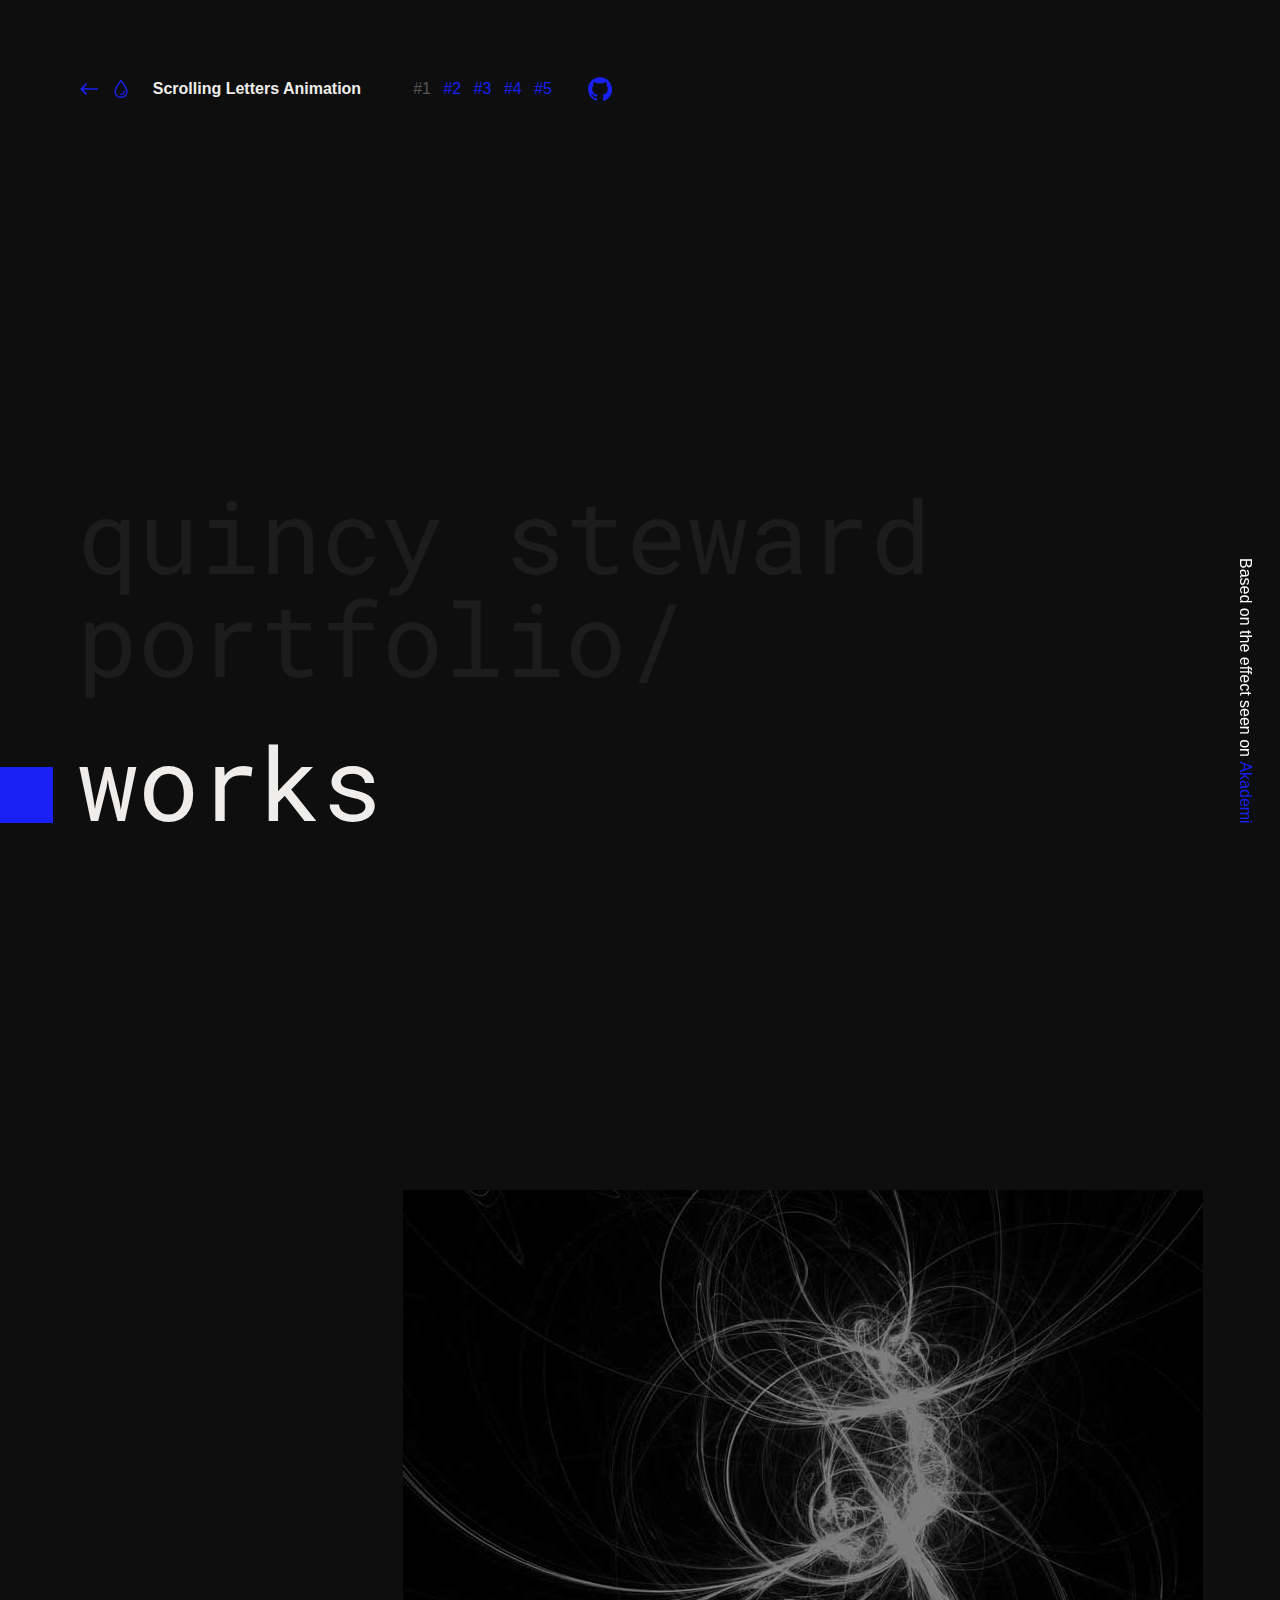
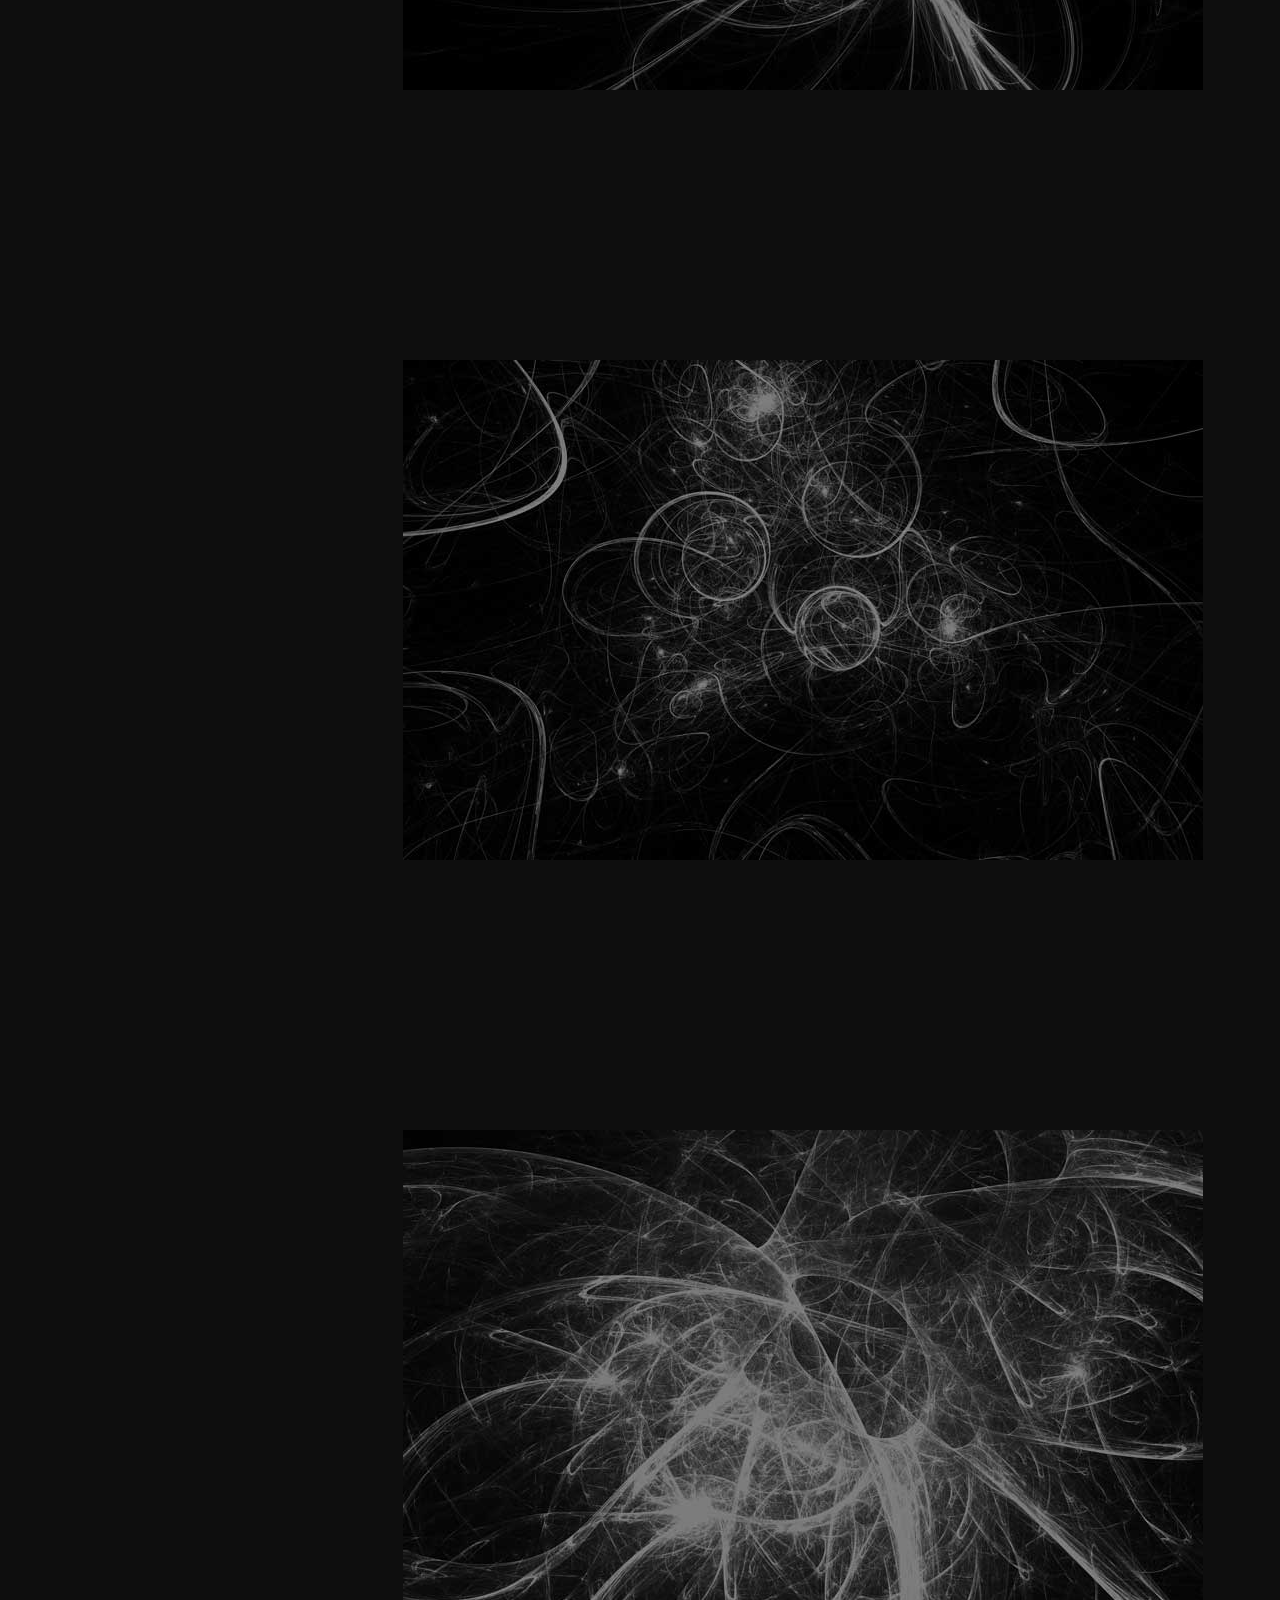
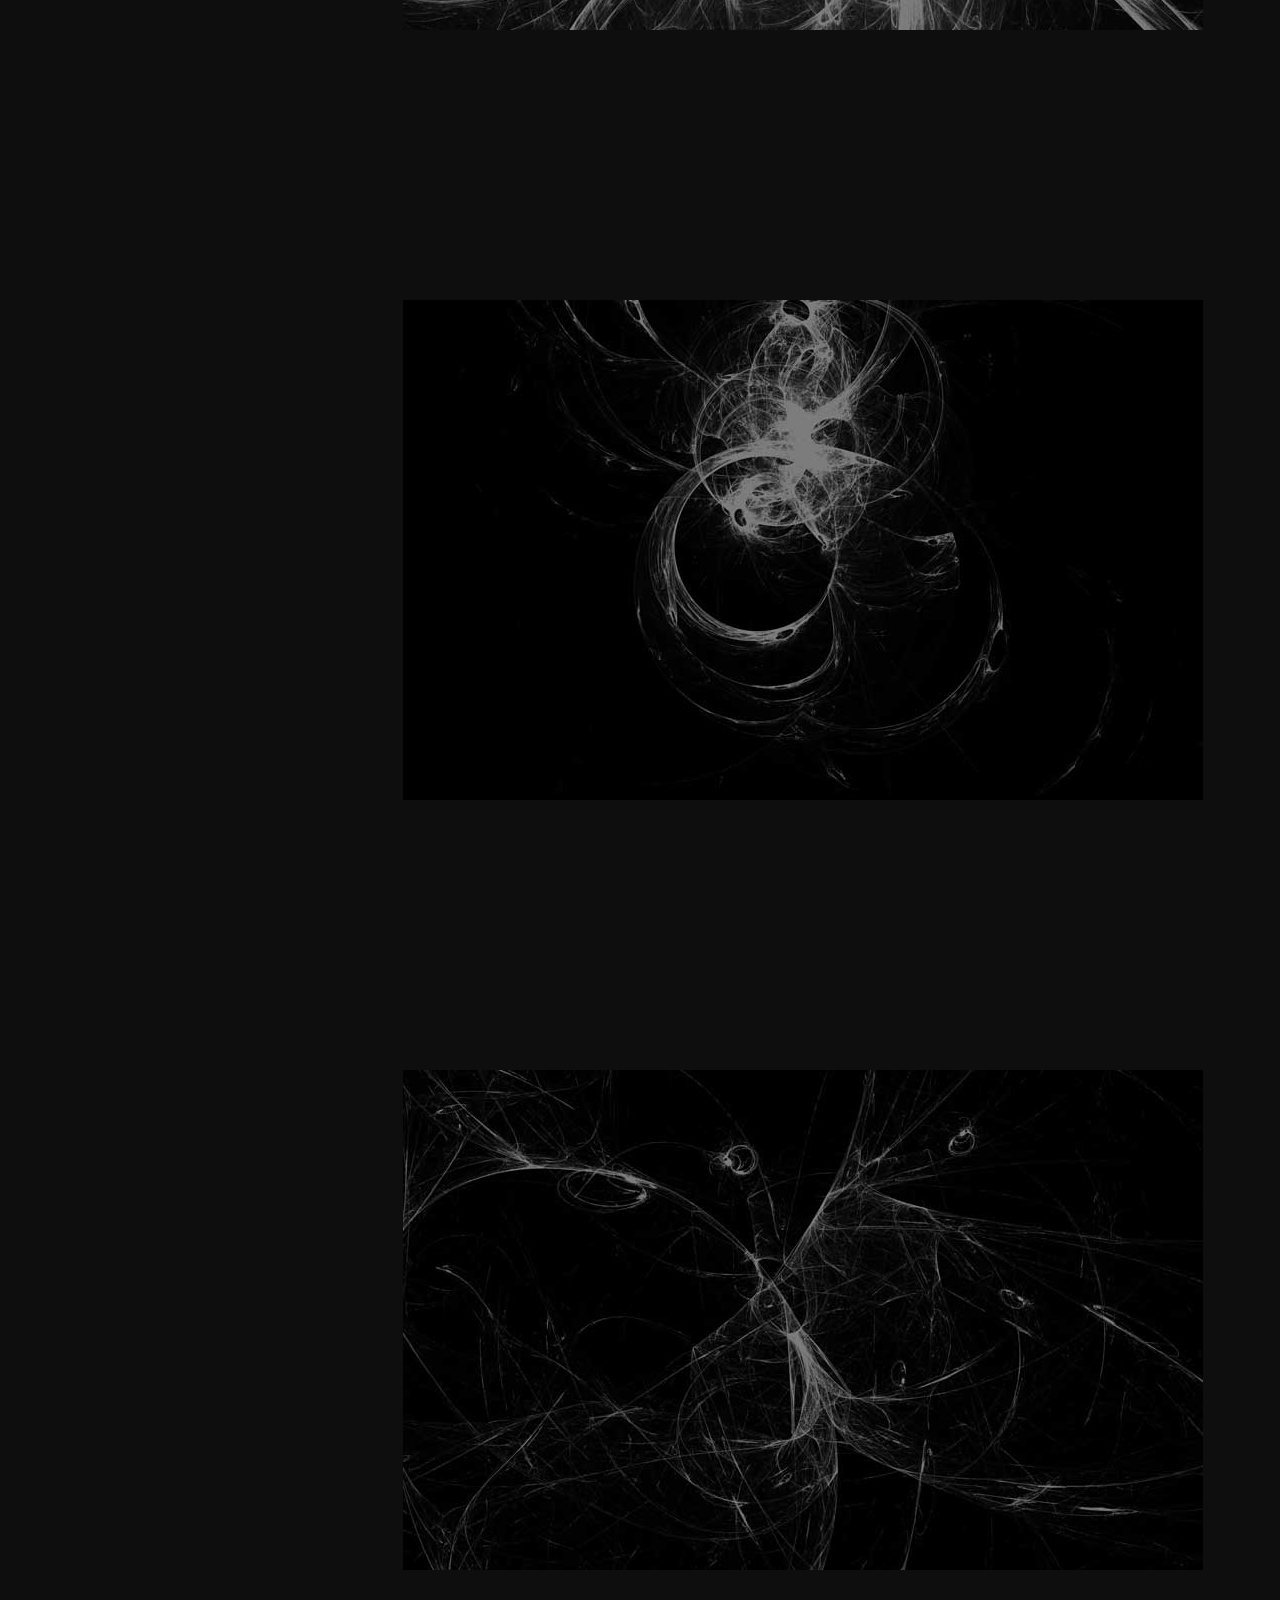
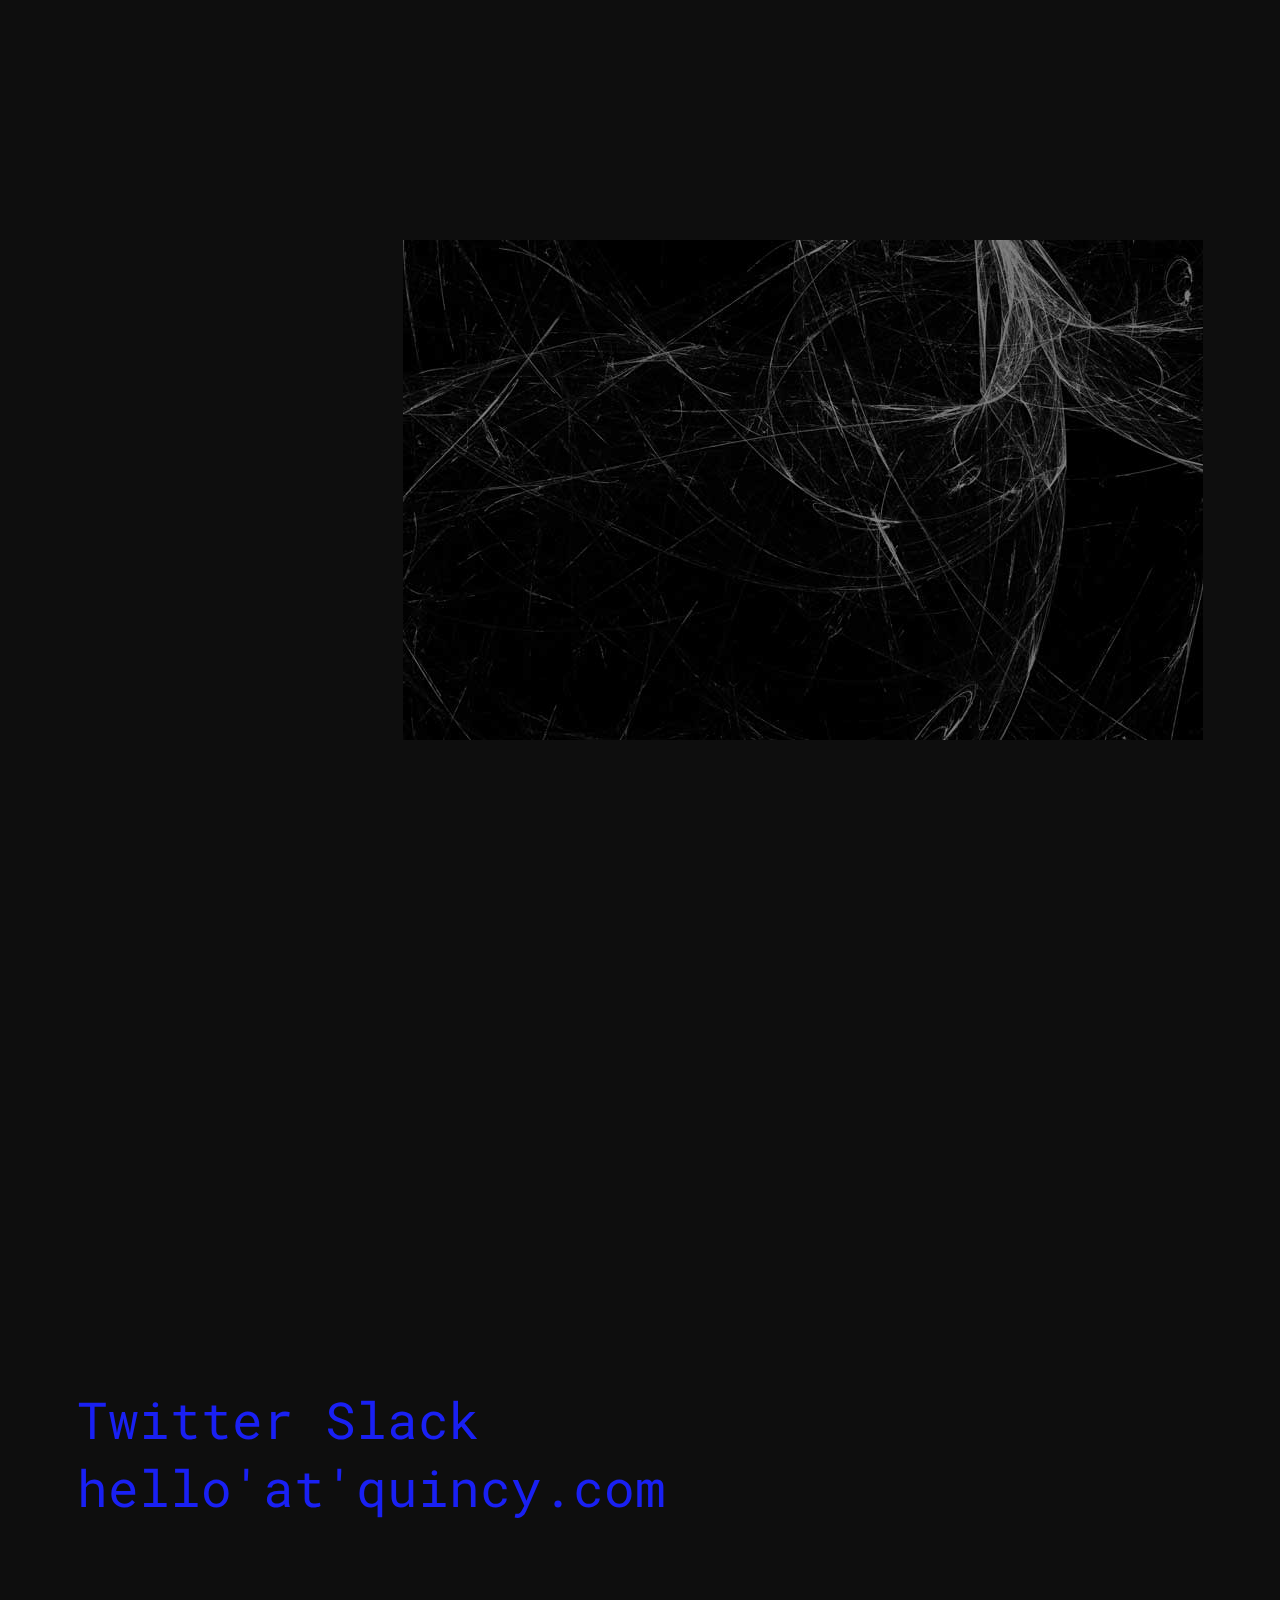
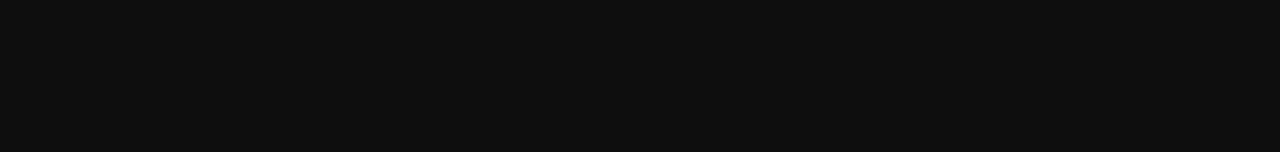
<file: 1/index.html>
<!DOCTYPE html>
<html lang="zh">
<head>
	<meta charset="UTF-8">
	<meta http-equiv="X-UA-Compatible" content="IE=edge,chrome=1"> 
	<meta name="viewport" content="width=device-width, initial-scale=1.0">
	<title>滚动页面标题文字动态变化js特效|DEMO1_jQuery之家-自由分享jQuery、html5、css3的插件库</title>
	<link rel="stylesheet" type="text/css" href="css/base.css" />
	<link rel="stylesheet" type="text/css" href="css/demo1.css" />
	<script>document.documentElement.className="js";var supportsCssVars=function(){var e,t=document.createElement("style");return t.innerHTML="root: { --tmp-var: bold; }",document.head.appendChild(t),e=!!(window.CSS&&window.CSS.supports&&window.CSS.supports("font-weight","var(--tmp-var)")),t.parentNode.removeChild(t),e};supportsCssVars()||alert("Please view this demo in a modern browser that supports CSS Variables.");</script>
</head>
<body class="demo-1 loading">
		<svg class="hidden">
			<symbol id="icon-arrow" viewBox="0 0 24 24">
				<title>arrow</title>
				<polygon points="6.3,12.8 20.9,12.8 20.9,11.2 6.3,11.2 10.2,7.2 9,6 3.1,12 9,18 10.2,16.8 "/>
			</symbol>
			<symbol id="icon-drop" viewBox="0 0 24 24">
				<title>drop</title>
				<path d="M12,21c-3.6,0-6.6-3-6.6-6.6C5.4,11,10.8,4,11.4,3.2C11.6,3.1,11.8,3,12,3s0.4,0.1,0.6,0.3c0.6,0.8,6.1,7.8,6.1,11.2C18.6,18.1,15.6,21,12,21zM12,4.8c-1.8,2.4-5.2,7.4-5.2,9.6c0,2.9,2.3,5.2,5.2,5.2s5.2-2.3,5.2-5.2C17.2,12.2,13.8,7.3,12,4.8z"/><path d="M12,18.2c-0.4,0-0.7-0.3-0.7-0.7s0.3-0.7,0.7-0.7c1.3,0,2.4-1.1,2.4-2.4c0-0.4,0.3-0.7,0.7-0.7c0.4,0,0.7,0.3,0.7,0.7C15.8,16.5,14.1,18.2,12,18.2z"/>
			</symbol>
			<symbol id="icon-github" viewBox="0 0 32.6 31.8">
				<title>github</title>
				<path d="M16.3,0C7.3,0,0,7.3,0,16.3c0,7.2,4.7,13.3,11.1,15.5c0.8,0.1,1.1-0.4,1.1-0.8c0-0.4,0-1.4,0-2.8c-4.5,1-5.5-2.2-5.5-2.2c-0.7-1.9-1.8-2.4-1.8-2.4c-1.5-1,0.1-1,0.1-1c1.6,0.1,2.5,1.7,2.5,1.7c1.5,2.5,3.8,1.8,4.7,1.4c0.1-1.1,0.6-1.8,1-2.2c-3.6-0.4-7.4-1.8-7.4-8.1c0-1.8,0.6-3.2,1.7-4.4C7.4,10.7,6.8,9,7.7,6.8c0,0,1.4-0.4,4.5,1.7c1.3-0.4,2.7-0.5,4.1-0.5c1.4,0,2.8,0.2,4.1,0.5c3.1-2.1,4.5-1.7,4.5-1.7c0.9,2.2,0.3,3.9,0.2,4.3c1,1.1,1.7,2.6,1.7,4.4c0,6.3-3.8,7.6-7.4,8c0.6,0.5,1.1,1.5,1.1,3c0,2.2,0,3.9,0,4.5c0,0.4,0.3,0.9,1.1,0.8c6.5-2.2,11.1-8.3,11.1-15.5C32.6,7.3,25.3,0,16.3,0z"/>
			</symbol>
		</svg>
		<main>
			<div class="content">
				<header class="codrops-header">
					<div class="codrops-links">
						<a class="codrops-icon codrops-icon--prev" href="http://www.htmleaf.com/jQuery/Text-Link-Effects/201802214983.html" title="返回下载页"><svg class="icon icon--arrow"><use xlink:href="#icon-arrow"></use></svg></a>
						<a class="codrops-icon codrops-icon--drop" href="http://www.htmleaf.com/" title="jQuery之家"><svg class="icon icon--drop"><use xlink:href="#icon-drop"></use></svg></a>
					</div>
					<h1 class="codrops-header__title">Scrolling Letters Animation</h1>
					<nav class="demos">
						<a class="demo demo--current" href="index.html"><span>#1</span></a>
						<a class="demo" href="index2.html"><span>#2</span></a>
						<a class="demo" href="index3.html"><span>#3</span></a>
						<a class="demo" href="index4.html"><span>#4</span></a>
						<a class="demo" href="index5.html"><span>#5</span></a>
					</nav>
					<a href="https://github.com/codrops/ScrollingLettersAnimation" title="Find this project on GitHub" class="github" target="_blank"><svg class="icon icon--github"><use xlink:href="#icon-github"></use></svg></a>
				</header>
				<p class="info">Based on the effect seen on <a href="https://studioakademi.com/" target="_blank">Akademi</a></p>
			</div>
			<div class="content">
				<div class="content__section">
					<div class="content__main">
						<span>Quincy Steward</span>
						<span>Portfolio/</span>
					</div>
					<h2 class="content__text">Works</h2>
				</div>
				<div class="content__section">
					<a class="content__link"><img class="content__img" src="img/set1/1.jpg" alt="img"/></a>
					<h2 class="content__text">Blancmange</h2>
				</div>
				<div class="content__section">
					<a class="content__link"><img class="content__img" src="img/set1/2.jpg" alt="img"/></a>
					<h2 class="content__text">Cytoskeleton</h2>
				</div>
				<div class="content__section">
					<a class="content__link"><img class="content__img" src="img/set1/3.jpg" alt="img"/></a>
					<h2 class="content__text">Luminescence</h2>
				</div>
				<div class="content__section">
					<a class="content__link"><img class="content__img" src="img/set1/4.jpg" alt="img"/></a>
					<h2 class="content__text">Aboveboard</h2>
				</div>
				<div class="content__section">
					<a class="content__link"><img class="content__img" src="img/set1/5.jpg" alt="img"/></a>
					<h2 class="content__text">Rambunctious</h2>
				</div>
				<div class="content__section">
					<a class="content__link content__link--nobottom"><img class="content__img" src="img/set1/6.jpg" alt="img"/></a>
					<h2 class="content__text">Abolitionist</h2>
				</div>
				<div class="content__section">
					<h2 class="content__text">Contact</h2>
					<div class="content__contact">
						<a href="#">Twitter</a>
						<a href="#">Slack</a>
						<a href="#">hello'at'quincy.com</a>
					</div>
				</div>
			</div>
		</main>
		<script src="js/imagesloaded.pkgd.min.js"></script>
		<script src="js/charming.min.js"></script>
		<script src="js/demo1.js"></script>
	</body>
</html>
</file>
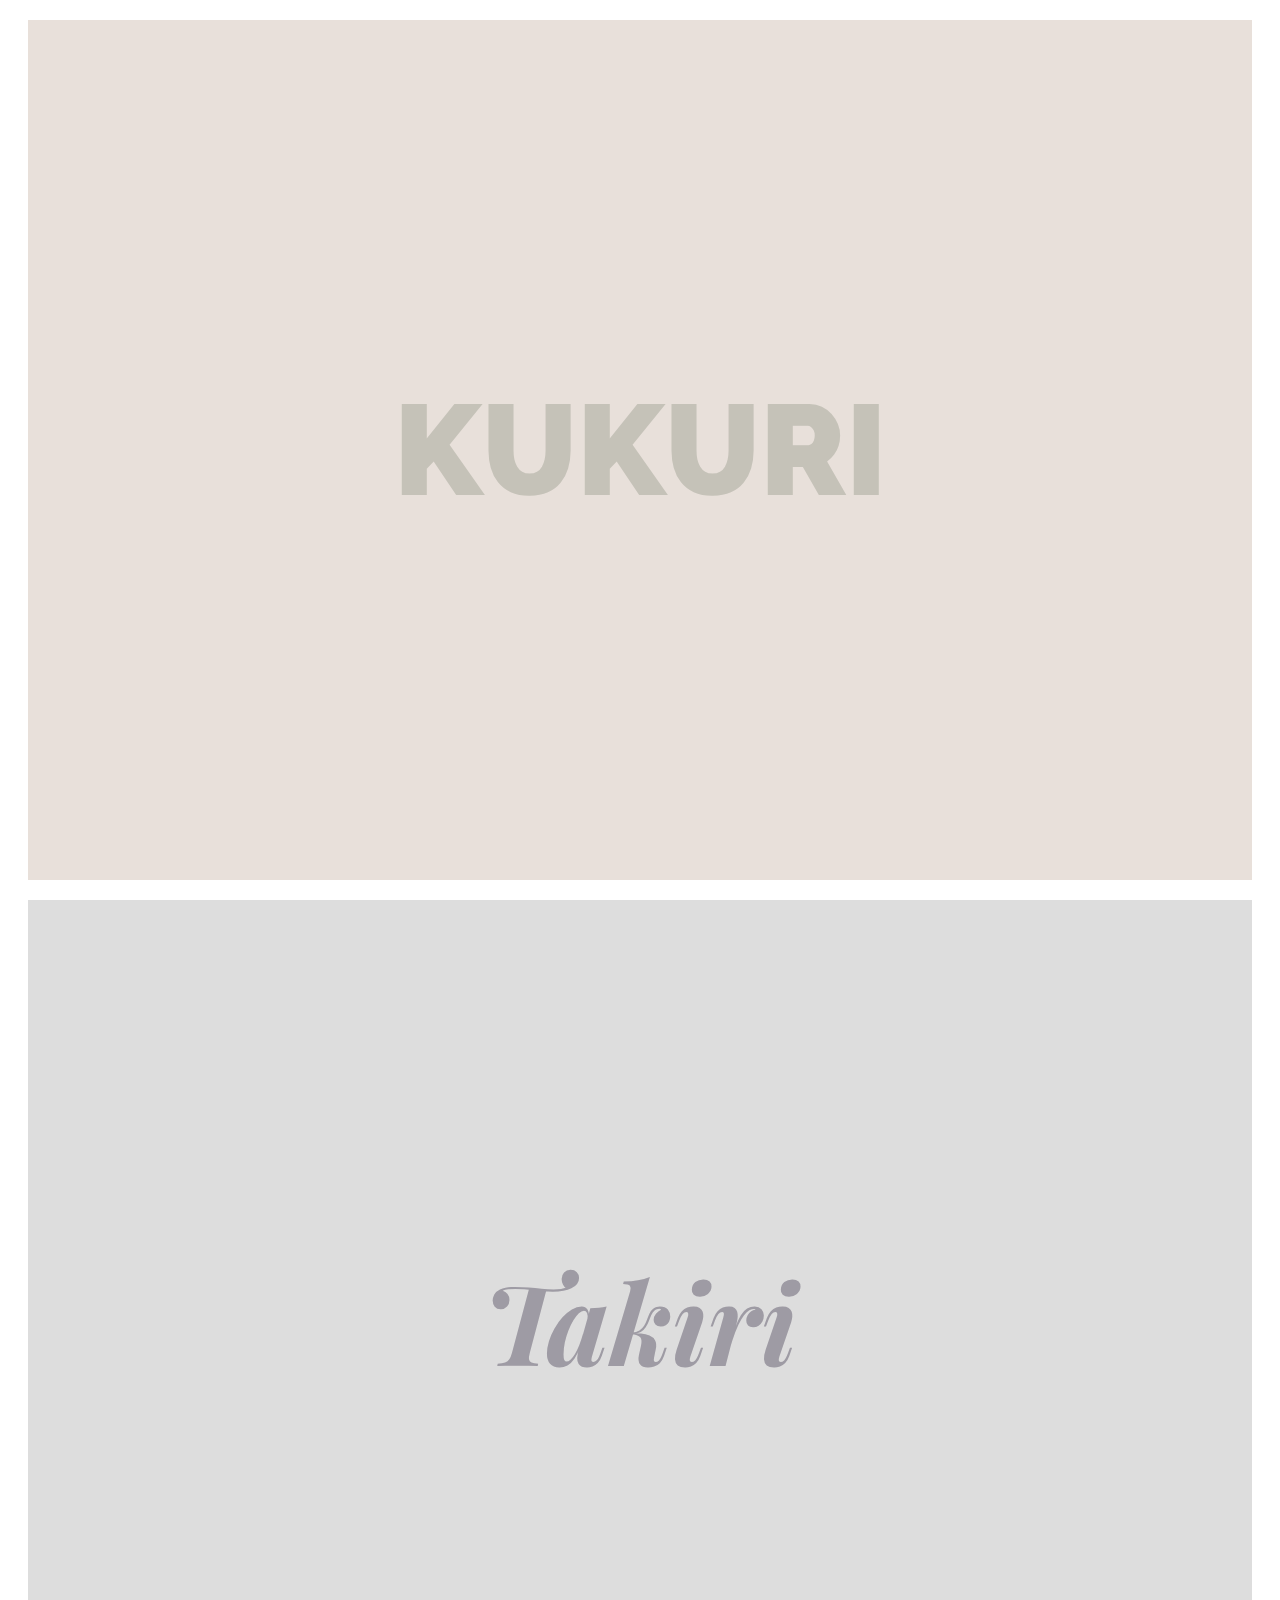
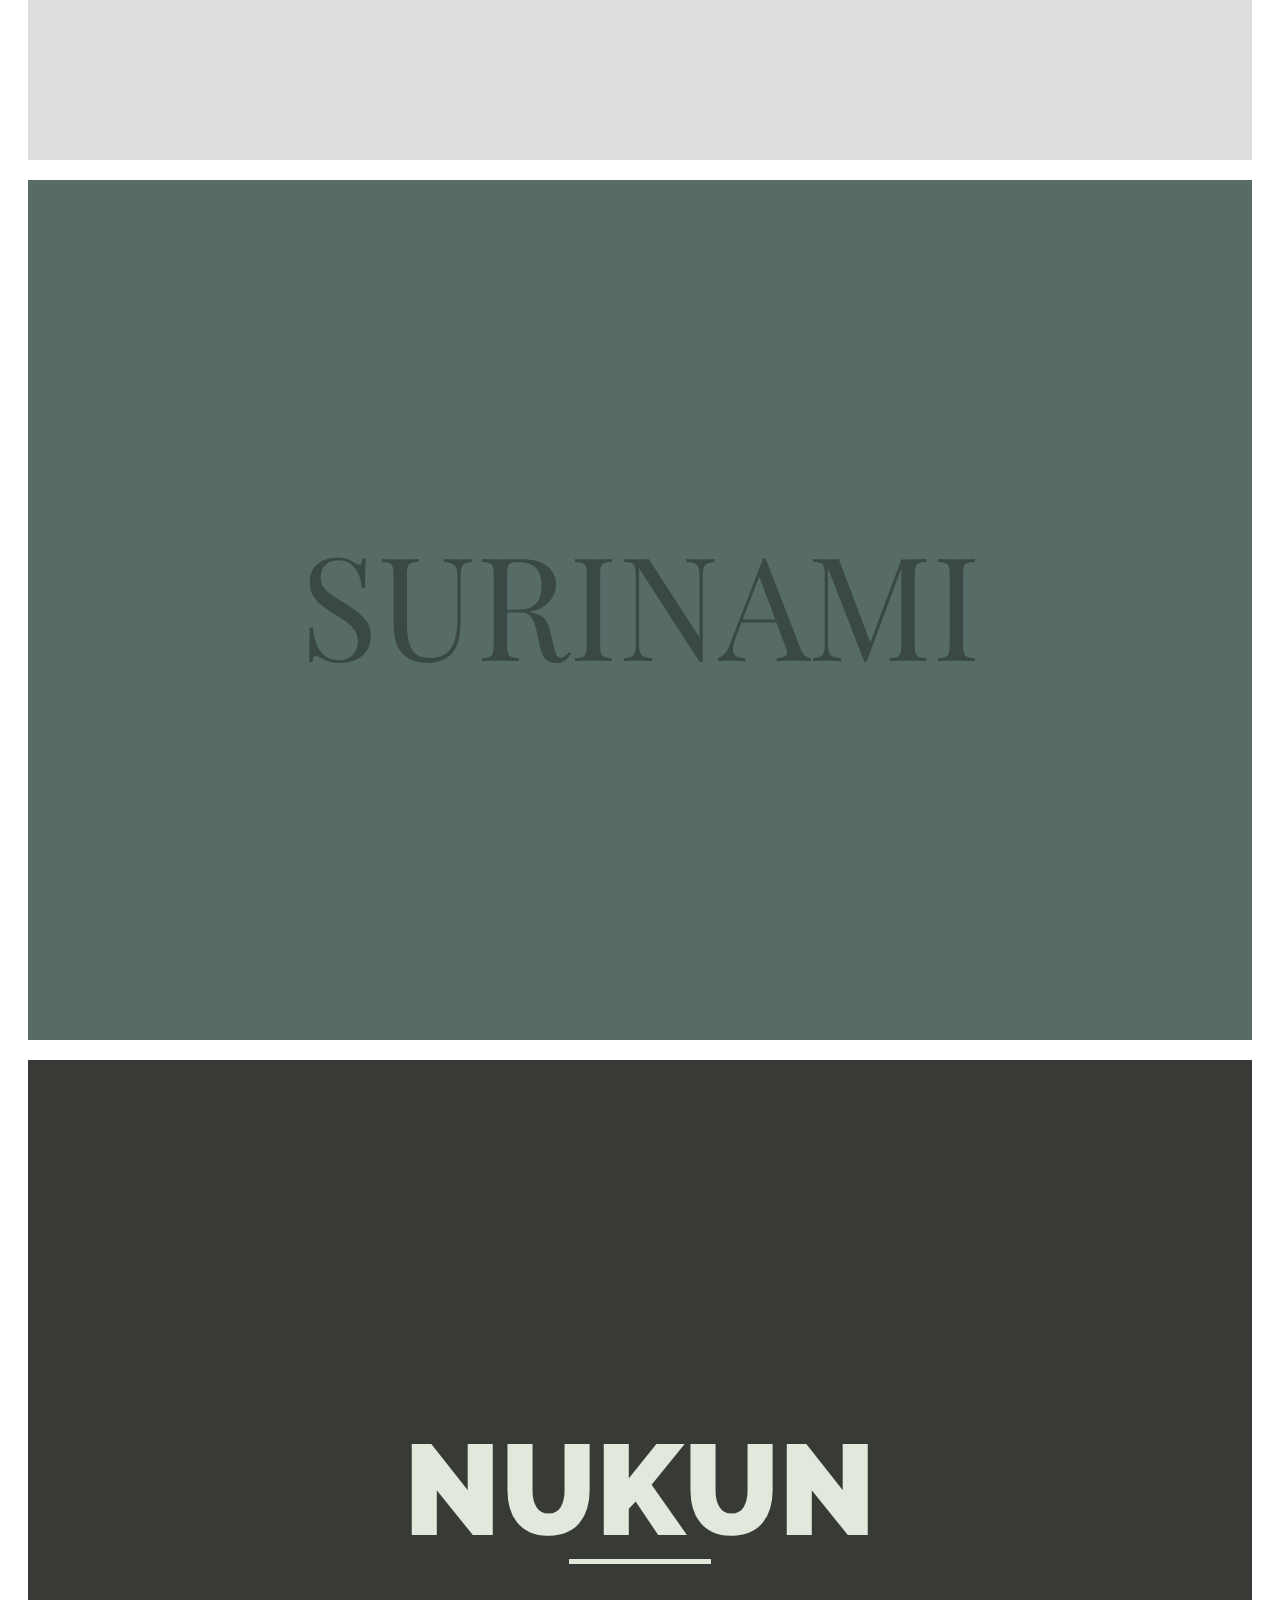
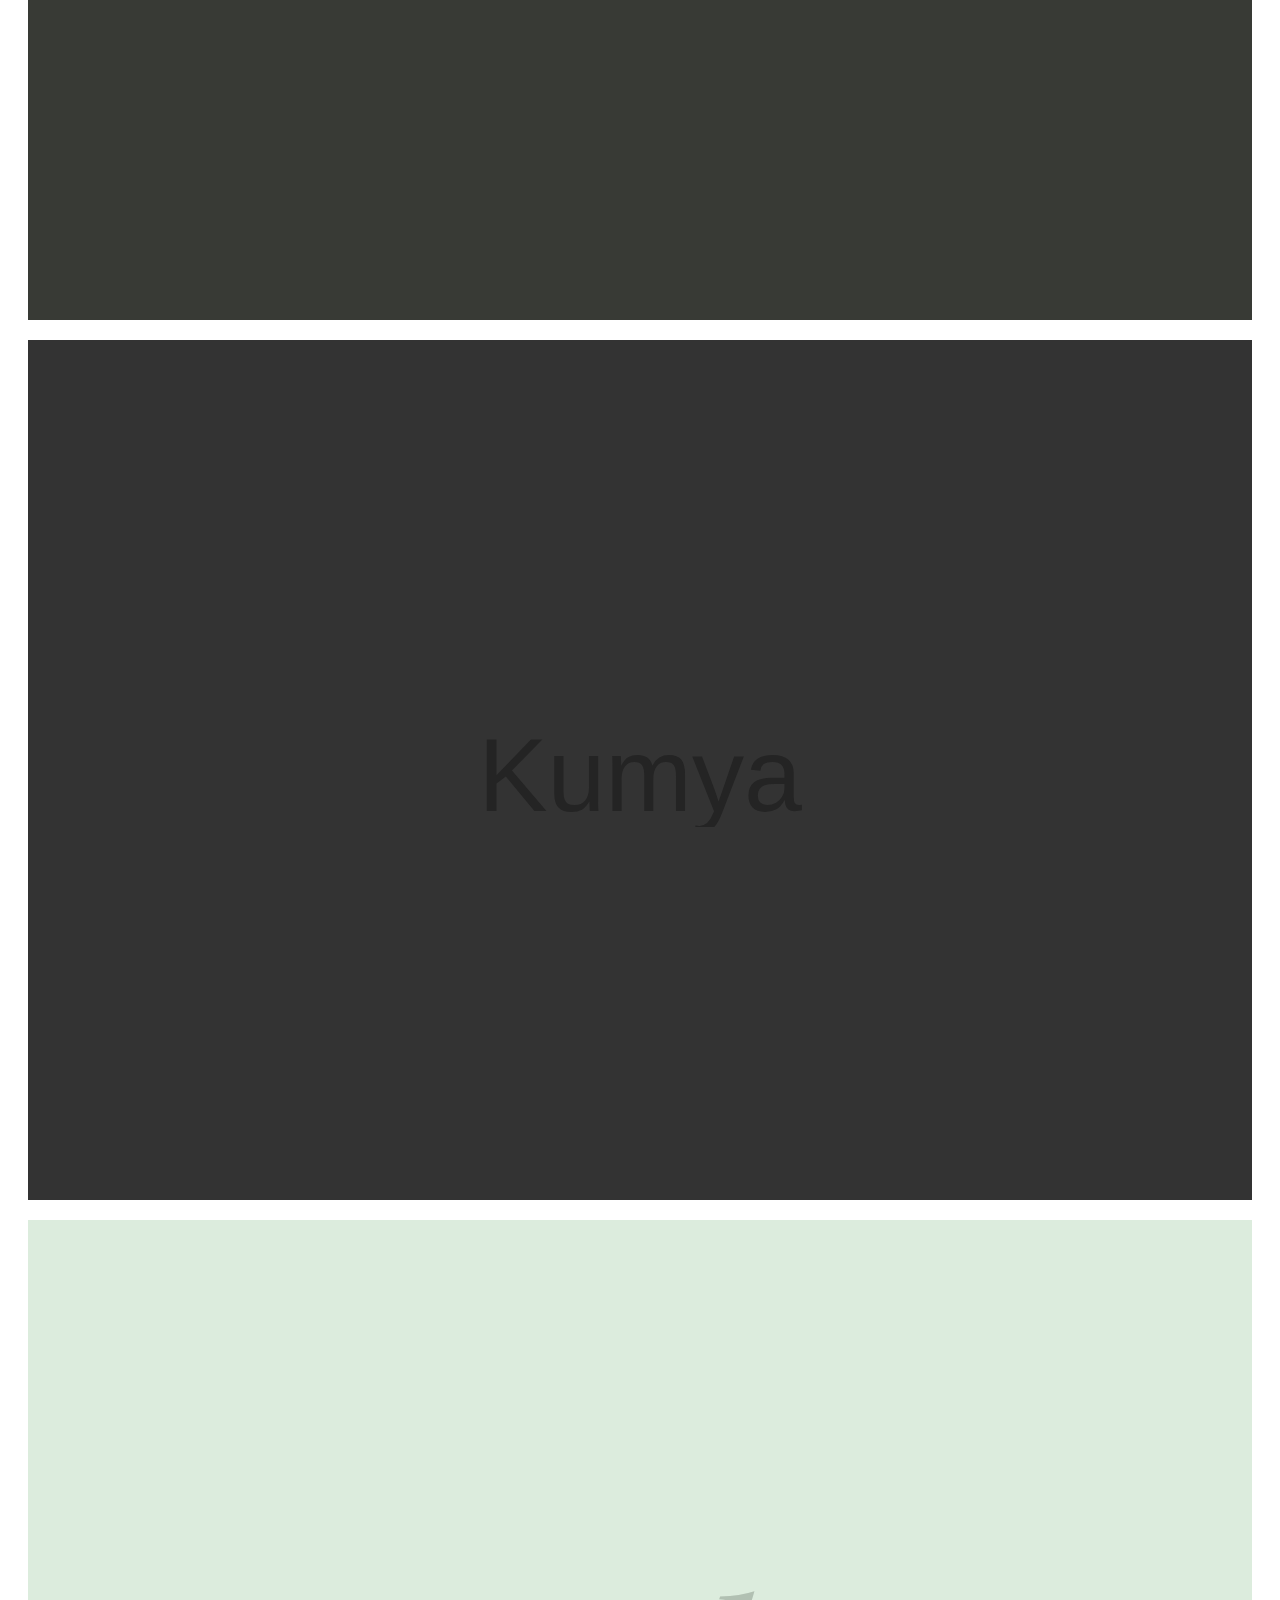
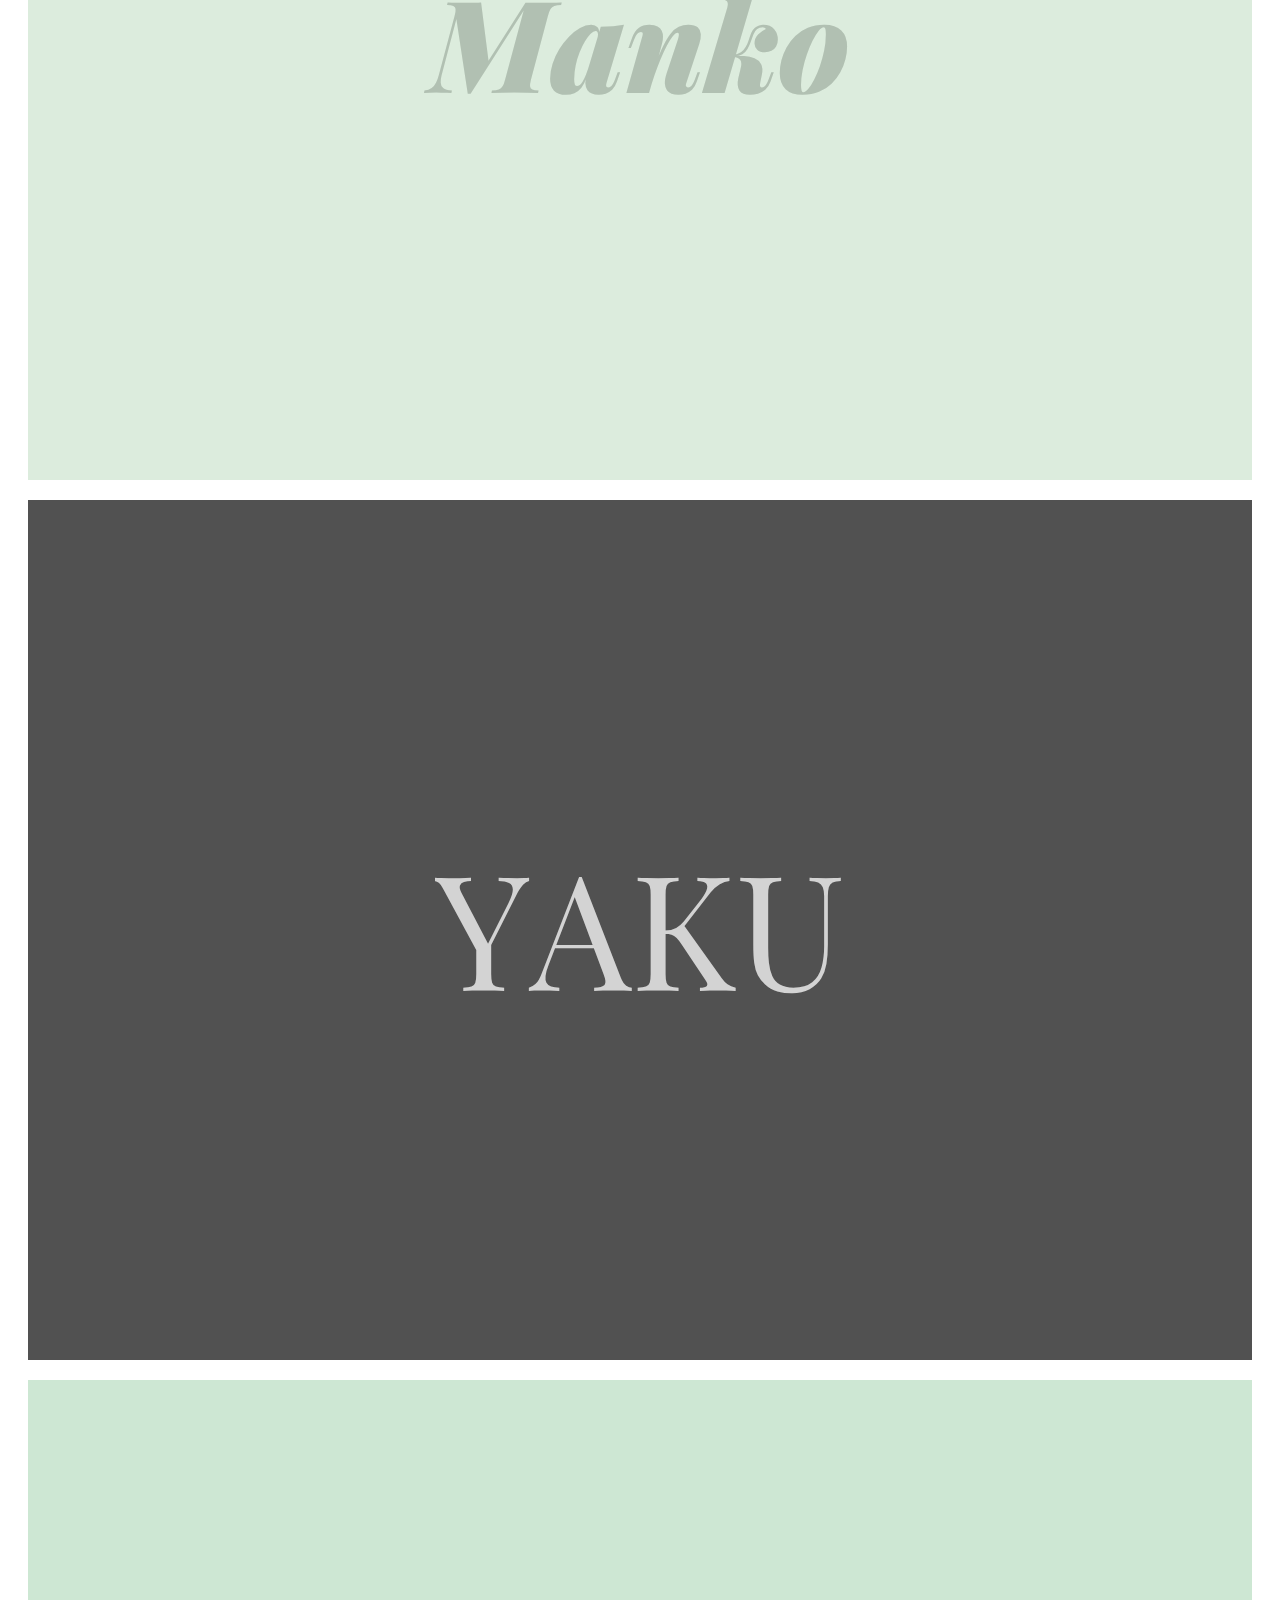
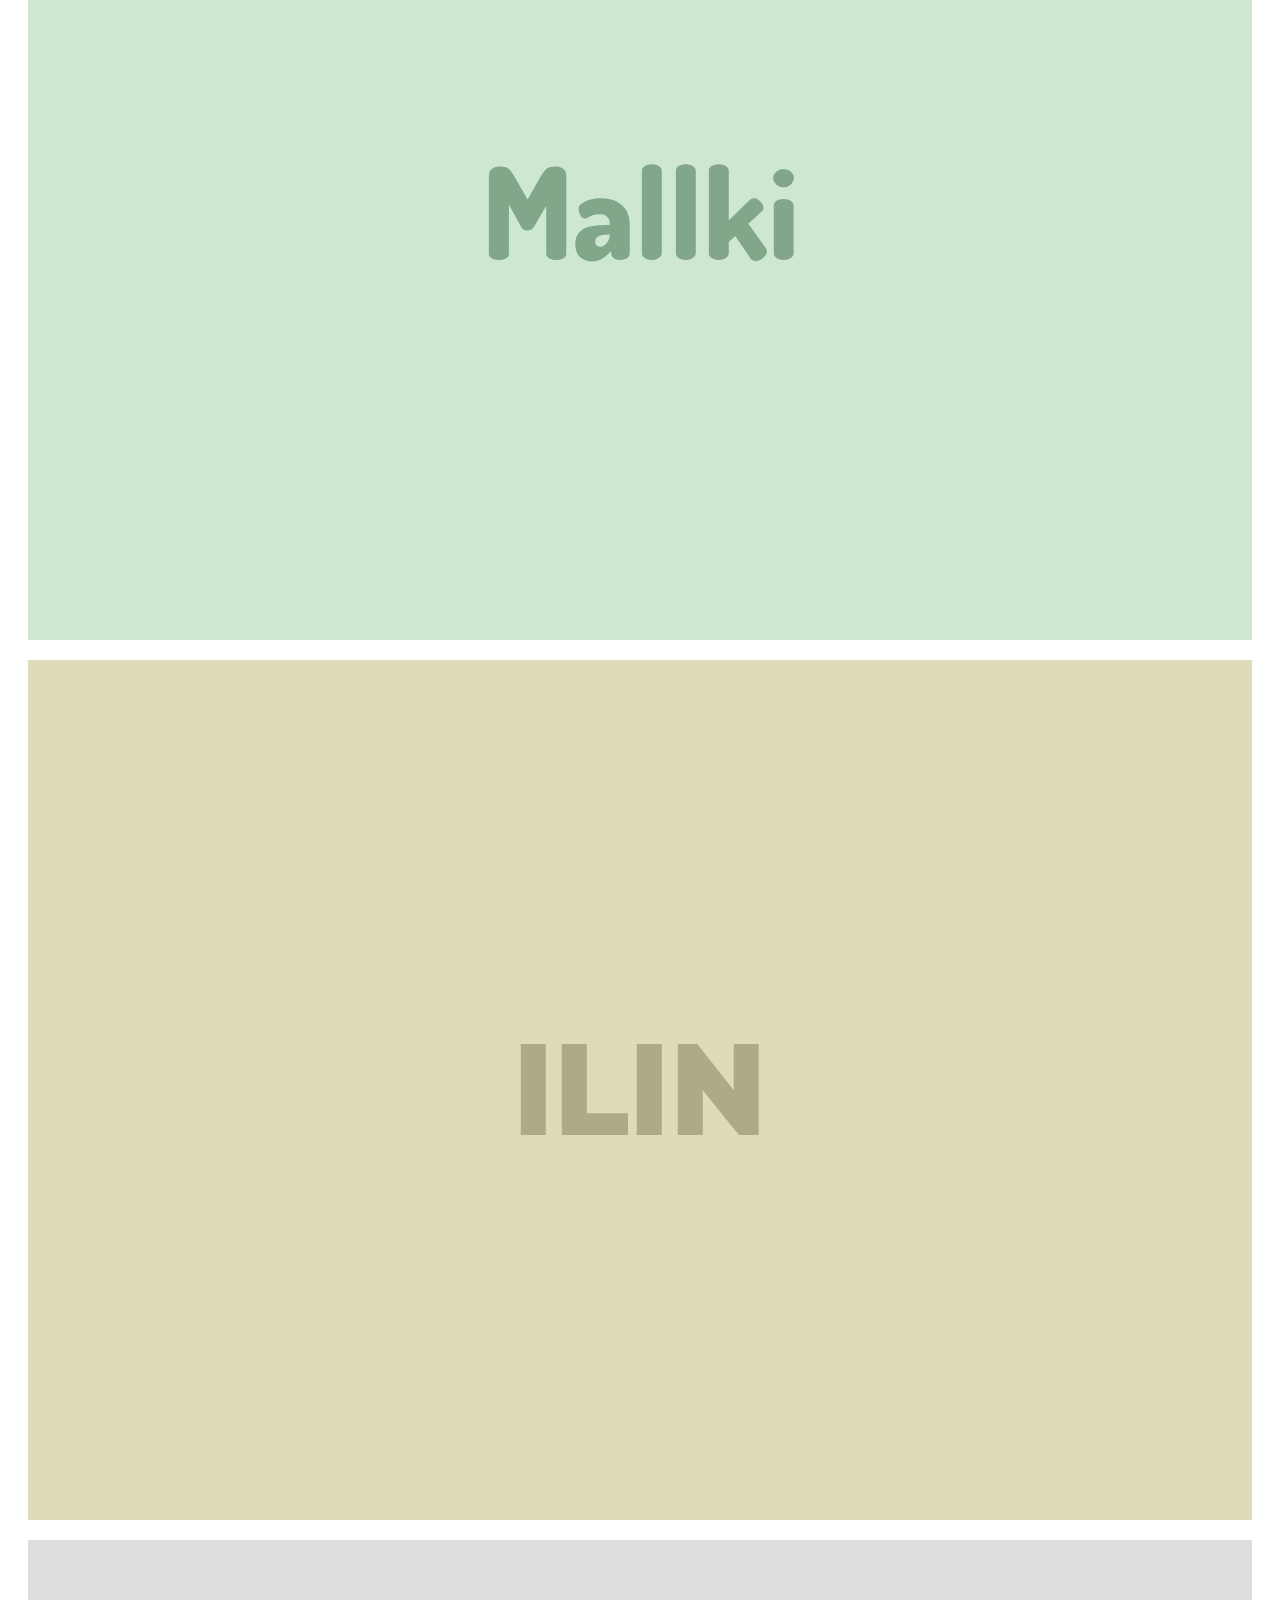
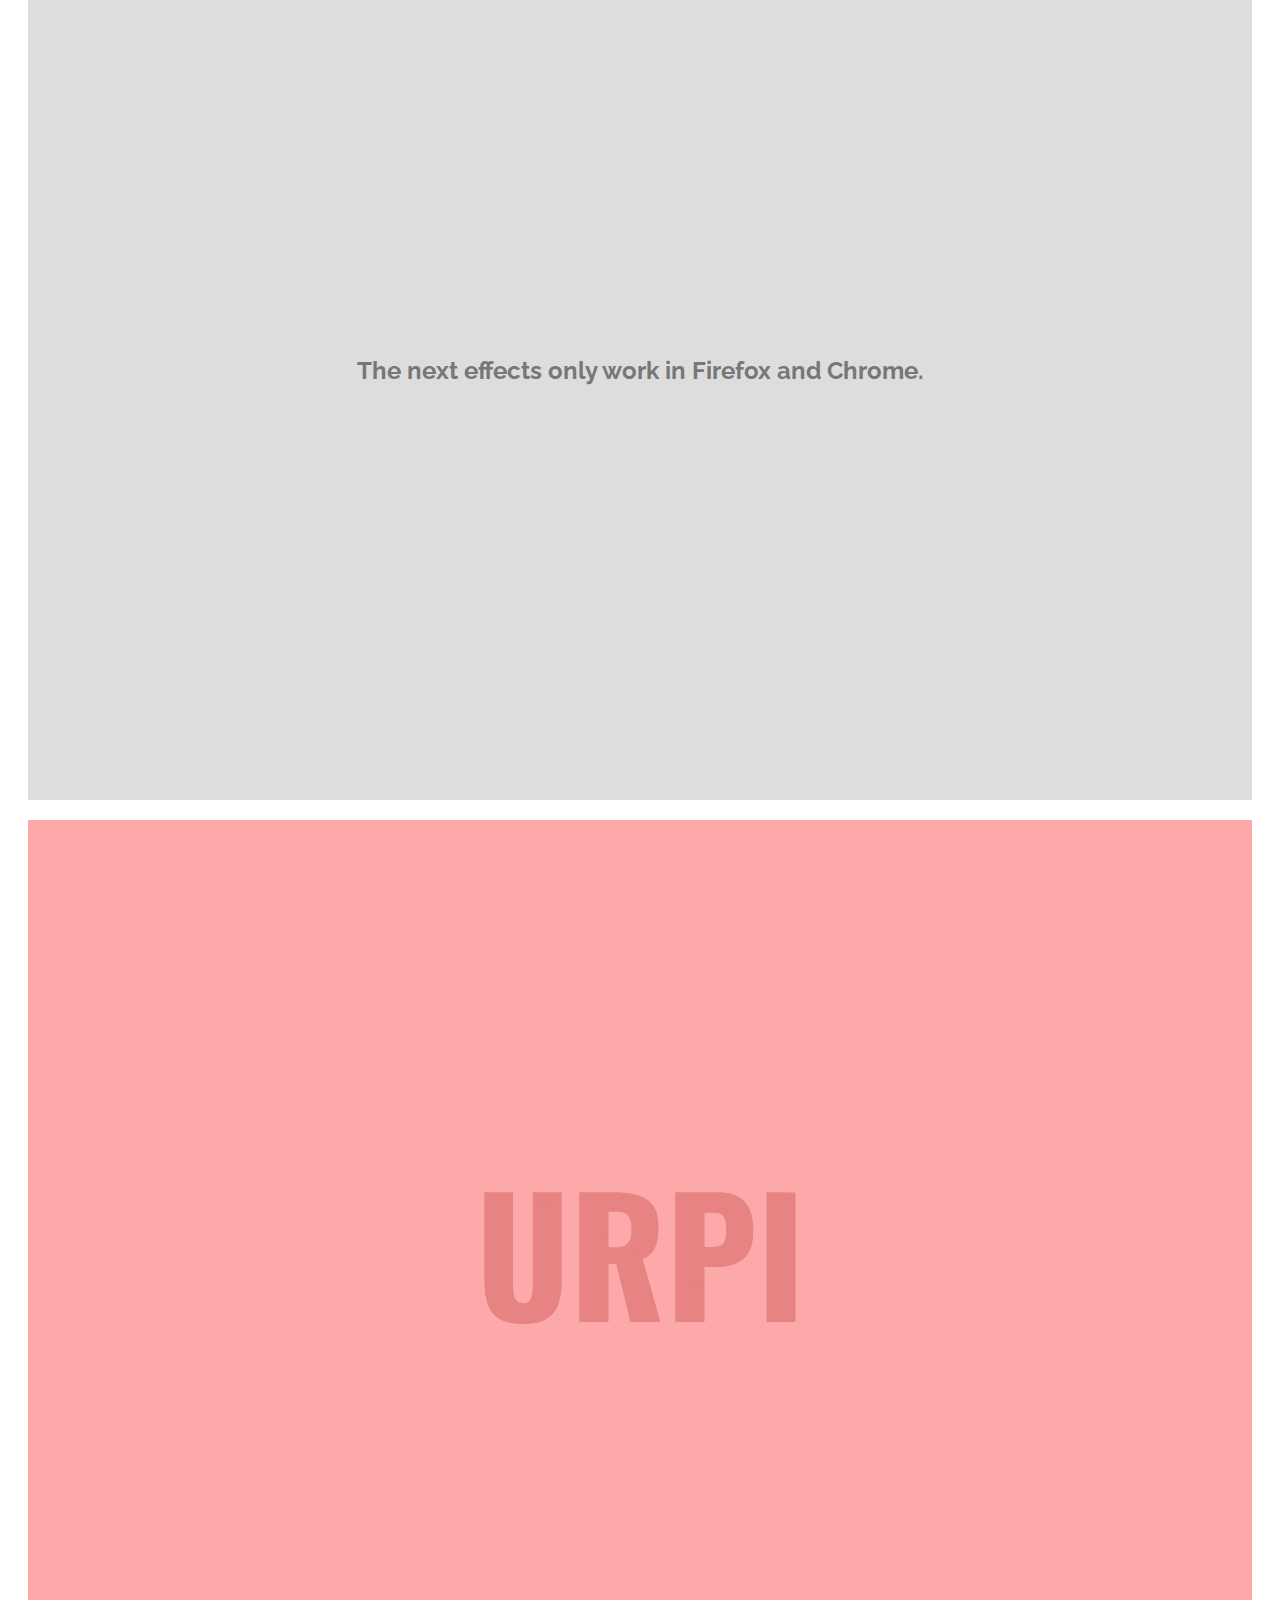
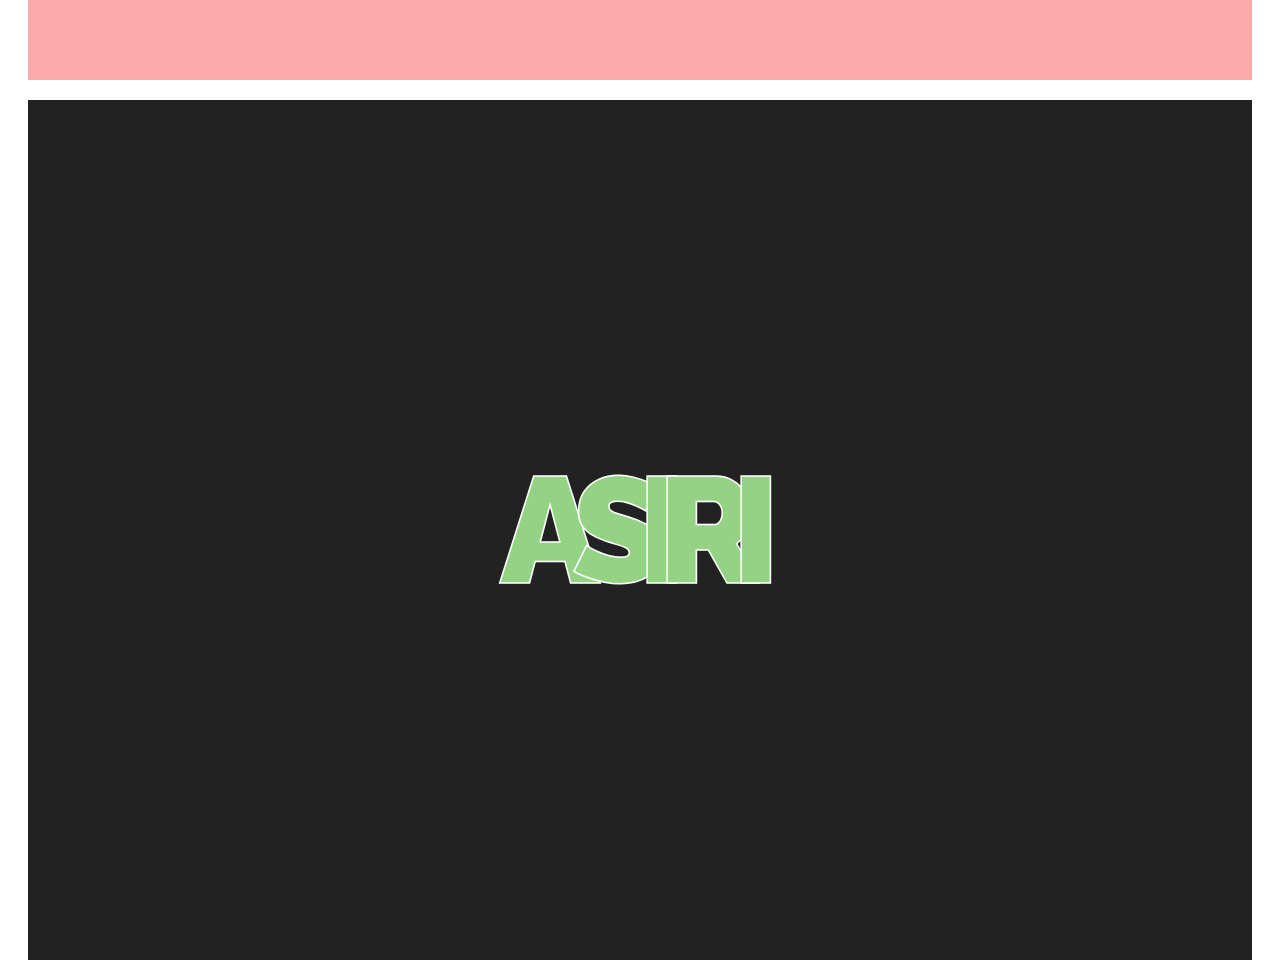
<file: 10/index.html>
<!doctype html>
<html lang="zh" class="no-js">
<head>
	<meta charset="UTF-8">
	<meta http-equiv="X-UA-Compatible" content="IE=edge,chrome=1"> 
	<meta name="viewport" content="width=device-width, initial-scale=1.0">
	<title>HTML5和CSS3炫酷文字样式和鼠标滑过特效</title>
	<link rel="stylesheet" type="text/css" href="css/demo.css" />
	<link rel="stylesheet" type="text/css" href="css/linkstyles.css" />
	<style> /* Firefox seems to have issues loading the clip path from inside the CSS */
		.link--urpi::before {
			-webkit-clip-path: url(#cp_up); 
			clip-path: url(#cp_up);
		}

		.link--urpi::after {
			-webkit-clip-path: url(#cp_down); 
			clip-path: url(#cp_down);
		}
	</style>
</head>
<body>
	<div class="jq22-container">
		<!-- clipping mask for style "Urpi" -->
		<svg class="hidden" viewBox="0 0 310 160">
			<defs>
				<clippath id="cp_up">
					<polygon id="cp_poly_up" points="0,0 310,0 310,160" />
				</clippath>
				<clippath id="cp_down">
					<polygon id="cp_poly_down" points="0,0 0,160 310,160" />
				</clippath>
			</defs>
		</svg>
		<!-- SVG for effect "Asiri" -->
		<!-- Inverted masking technique by Yoksel http://tympanus.net/codrops/2015/02/16/create-animated-text-fills/ -->
		<svg class="hidden svg--asiri" viewBox="0 0 400 200">
			<!-- Symbol with text -->
			<symbol id="s-text">
				<text text-anchor="middle" x="50%" y="50%" dy="0.35em" textLength="280" class="text--asiri">Asiri</text>
			</symbol>
			<!-- Mask with text -->
			<mask id="m-text" maskunits="userSpaceOnUse" maskcontentunits="userSpaceOnUse">
				<rect width="100%" height="100%" class="mask__shape">
				</rect>
				<use xlink:href="#s-text" class="mask__text"></use>
			</mask>
		</svg>
		<div class="container">
	
			<div class="grid">
				<div class="grid__item color-1">
					<a class="link link--kukuri" href="#" data-letters="Kukuri">Kukuri</a>
				</div>
				<div class="grid__item">
					<a class="link link--takiri" href="#">Takiri <span>Where do you want to be?</span></a>
				</div>
				<div class="grid__item color-2">
					<a class="link link--surinami" href="#"><span data-letters-l="Suri" data-letters-r="nami">Surinami</span></a>
				</div>
				<div class="grid__item color-3">
					<a class="link link--nukun" href="#">Nu<span>k</span>un</a>
				</div>
				<div class="grid__item color-4">
					<a class="link link--kumya" href="#"><span data-letters="Kumya">Kumya</span></a>
				</div>
				<div class="grid__item color-8">
					<a class="link link--manko" href="#">Manko <span>one step</span> <span>at a time</span></a>
				</div>
				<div class="grid__item color-11">
					<a class="link link--yaku" href="#">
						<span>Y</span><span>a</span><span>k</span><span>u</span>					
					</a>
				</div>
				<div class="grid__item color-7">
					<a class="link link--mallki" href="#">Mallki<span data-letters="Mallki"></span><span data-letters="Mallki"></span></a>
				</div>
				<div class="grid__item color-9">
					<a class="link link--ilin" href="#"><span>Il</span><span>in</span></a>
				</div>
				<div class="grid__item">
					<p>The next effects only work in Firefox and Chrome.</p>
				</div>
				<div class="grid__item color-5">
					<a class="link link--urpi" href="#" data-letters="Urpi">Urpi</a>
				</div>
				<div class="grid__item color-10">
					<a class="link link--asiri" href="#">
						<!-- Content for text -->
						<div class="text-fill">
							<canvas id="canv"></canvas>
						</div>
						<!-- SVG to cover text fill -->
						<svg viewBox="0 0 400 200" class="svg-inverted-mask">
							<!-- Big shape with hole in form of text -->
							<rect width="100%" height="100%" mask="url(#m-text)" class="shape--fill" />
							<!-- Transparent copy of text to keep
								 patterned text selectable -->
							<use xlink:href="#s-text" class="text--transparent"></use>
						</svg>
					</a>
				</div>
			</div>
		</div>
		
	</div>
	
	<script>
		window.requestAnimFrame = (function(callback) {
			return window.requestAnimationFrame || window.webkitRequestAnimationFrame || window.mozRequestAnimationFrame || window.oRequestAnimationFrame || window.msRequestAnimationFrame ||
				function(callback) {
					window.setTimeout(callback, 1000 / 60);
				};
		})();

		var requestId, jolttime;

		var c = document.getElementById('canv');
		var $ = c.getContext('2d');

		var s = 18; //grid square size
		var mv = 10; //moving areas
		var sp = 1; //move speed
		var clm = 23; //columns
		var rw = 10; //rows
		var x = []; //x array
		var y = []; //y array
		var X = []; //starting X array
		var Y = []; //starting Y array

		c.width  = c.offsetWidth;
		c.height = c.offsetHeight;

		for (var i = 0; i < clm * rw; i++) {
			x[i] = ((i % clm) - 0.5) * s;
			y[i] = (Math.floor(i / clm) - 0.5) * s;
			X[i] = x[i];
			Y[i] = y[i];
		}
		var t = 0;

		function jolt() {
			$.fillRect(0, 0, c.width, c.height);

			for (var i = 0; i < clm * rw; i++) {
				if (i % clm != clm - 1 && i < clm * (rw - 1) - 1) {
					$.fillStyle = "hsla(0,0,0,1)";
					$.strokeStyle = "#95D384";
					$.lineWidth = 1;
					$.beginPath();
					$.moveTo(x[i], y[i]);
					$.lineTo(x[i + 1], y[i + 1]);
					$.lineTo(x[i + clm + 1], y[i + clm + 1]);
					$.lineTo(x[i + clm], y[i + clm]);
					$.closePath();
					$.stroke();
					$.fill();
				}
			}
			for (var i = 0; i < rw * clm; i++) {
				if ((x[i] < X[i] + mv) && (x[i] > X[i] - mv) && (y[i] < Y[i] + mv) && (y[i] > Y[i] - mv)) {
					x[i] = x[i] + Math.floor(Math.random() * (sp * 2 + 1)) - sp;
					y[i] = y[i] + Math.floor(Math.random() * (sp * 2 + 1)) - sp;
				} else if (x[i] >= X[i] + mv) {
					x[i] = x[i] - sp;
				} else if (x[i] <= X[i] - mv) {
					x[i] = x[i] + sp;
				} else if (y[i] >= Y[i] + mv) {
					y[i] = y[i] - sp;
				} else if (y[i] <= Y[i] + mv) {
					y[i] = y[i] + sp;
				}
			}
			//controls time of electric shake> when counter equals 0, it will reset for 5s then start again.
			if (t % c.width == 0) {
				jolttime = setTimeout('jolt()', 5);
				t++;
			} else {
				jolttime = setTimeout('jolt()', 5);
				t++;
			}
		}

		function start() {
			if (!requestId) {
				requestId = window.requestAnimFrame(jolt);
			}
		}

		function stop() {
			if (requestId) {
				clearTimeout(jolttime);
				window.cancelAnimationFrame(requestId);
				requestId = undefined;
			}
		}

		document.querySelector('a.link--asiri').addEventListener('mouseenter', start);
		document.querySelector('a.link--asiri').addEventListener('mouseleave', stop);
	</script>
	<script>
		// For Demo purposes only (show hover effect on mobile devices)
		[].slice.call( document.querySelectorAll('.grid a') ).forEach( function(el) {
			el.onclick = function() { return false; }
		} );
	</script>
</body>
</html>
</file>
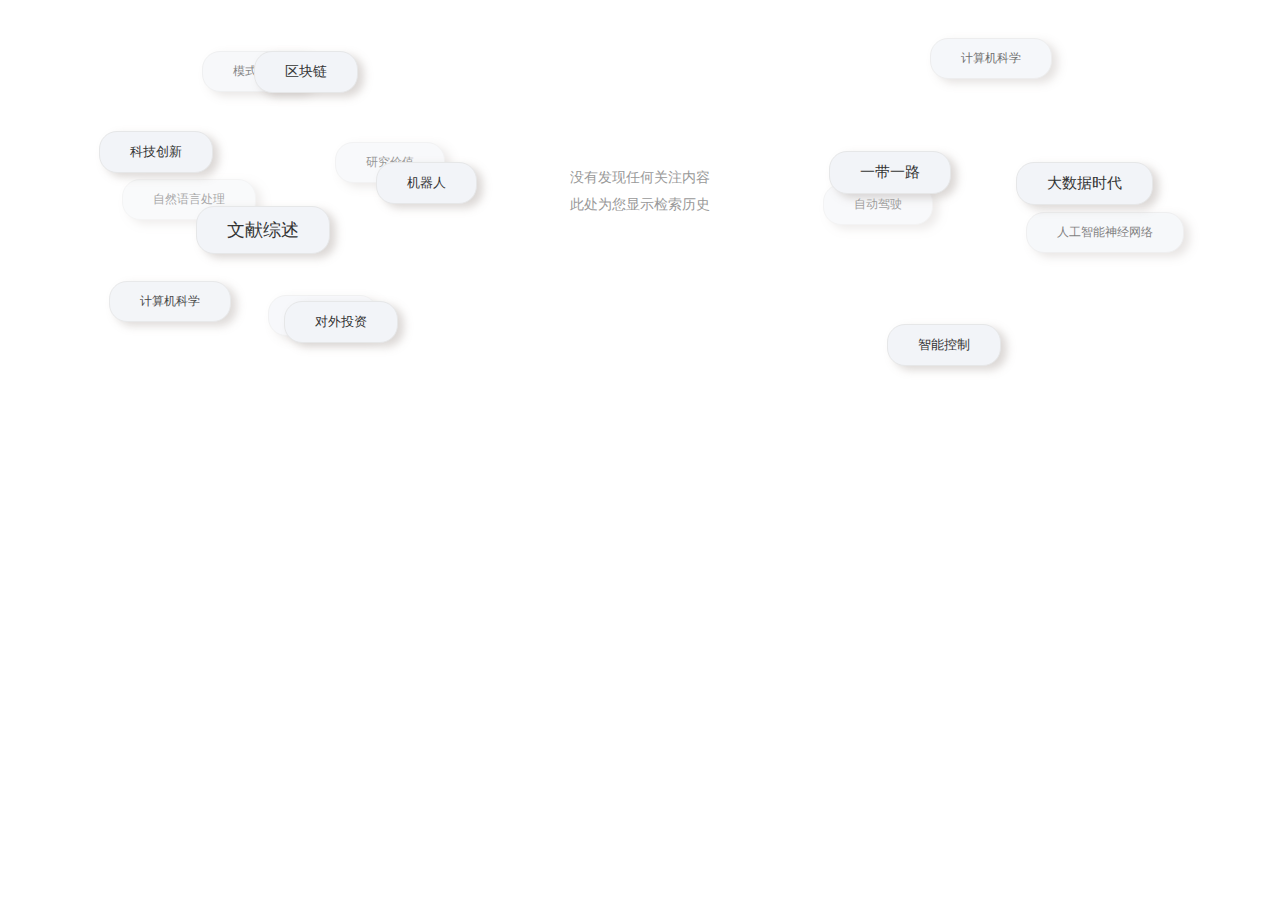
<file: 7/index.html>
﻿<!doctype html>
<html>
<head>
<meta charset="utf-8">
<title>无标题文档</title>
  <meta http-equiv="X-UA-Compatible" content="IE=edge,chrome=1" />
  <meta name="viewport" content="width=device-width, initial-scale=1.0, maximum-scale=1.0, user-scalable=no">
  <title>3D标签云</title>
  <script type="text/javascript" src="tagcloud.js"></script>
  <style type="text/css">
    .fl{ float: left; }
    .fr{ float: right; }
    .wrapper{ width: 1200px; height: 300px; margin: 0 auto; }
    .wrapper p{ padding-top: 150px; line-height: 27px; color: #999; font-size: 14px; text-align: center;  }
    .tagcloud { position: relative; margin-top:-150px; }
    .tagcloud a{ position: absolute;  top: 0; left: 0;  display: block; padding: 11px 30px; color: #333; font-size: 16px; border: 1px solid #e6e7e8; border-radius: 18px; background-color: #f2f4f8; text-decoration: none; white-space: nowrap;
      -o-box-shadow: 6px 4px 8px 0 rgba(151,142,136,.34);
      -ms-box-shadow: 6px 4px 8px 0 rgba(151,142,136,.34);
      -moz-box-shadow: 6px 4px 8px 0 rgba(151,142,136,.34);
      -webkit-box-shadow: 6px 4px 8px 0 rgba(151,142,136,.34);
      box-shadow: 6px 4px 8px 0 rgba(151,142,136,.34);
      -ms-filter:"progid:DXImageTransform.Microsoft.Shadow(Strength=4,Direction=135, Color='#000000')";/*兼容ie7/8*/
      filter: progid:DXImageTransform.Microsoft.Shadow(color='#969696', Direction=125, Strength=9);
      /*strength是阴影大小，direction是阴影方位，单位为度，可以为负数，color是阴影颜色 （尽量使用数字）使用IE滤镜实现盒子阴影的盒子必须是行元素或以行元素显示（block或inline-block;）*/
    }
    .tagcloud a:hover{ color: #3385cf; }
  </style>
</head>
<body>

<div class="wrapper">
    <p>没有发现任何关注内容<br/>此处为您显示检索历史</p>
    <div class="tagcloud fl">
      <a href="#">文献综述</a>
      <a href="#">对外投资</a>
      <a href="#">机器人</a>
      <a href="#">区块链</a>
      <a href="#">科技创新</a>
      <a href="#">计算机科学</a>
      <a href="#">自动驾驶</a>
      <a href="#">研究价值</a>
      <a href="#">模式识别</a>
      <a href="#">自然语言处理</a>
    </div>
    <div class="tagcloud fr">
      <a href="#">大数据时代</a>
      <a href="#">一带一路</a>
      <a href="#">智能控制</a>
      <a href="#">人工智能神经网络</a>
      <a href="#">计算机科学</a>
      <a href="#">自动驾驶</a>
    </div>
</div><!--wrapper-->

<script type="text/javascript">
    /*3D标签云*/
    tagcloud({
        selector: ".tagcloud",  //元素选择器
        fontsize: 16,       //基本字体大小, 单位px
        radius: 100,         //滚动半径, 单位px
        mspeed: "normal",   //滚动最大速度, 取值: slow, normal(默认), fast
        ispeed: "normal",   //滚动初速度, 取值: slow, normal(默认), fast
        direction: 135,     //初始滚动方向, 取值角度(顺时针360): 0对应top, 90对应left, 135对应right-bottom(默认)...
        keep: false          //鼠标移出组件后是否继续随鼠标滚动, 取值: false, true(默认) 对应 减速至初速度滚动, 随鼠标滚动
    });
</script>
</body>
</html>
</file>
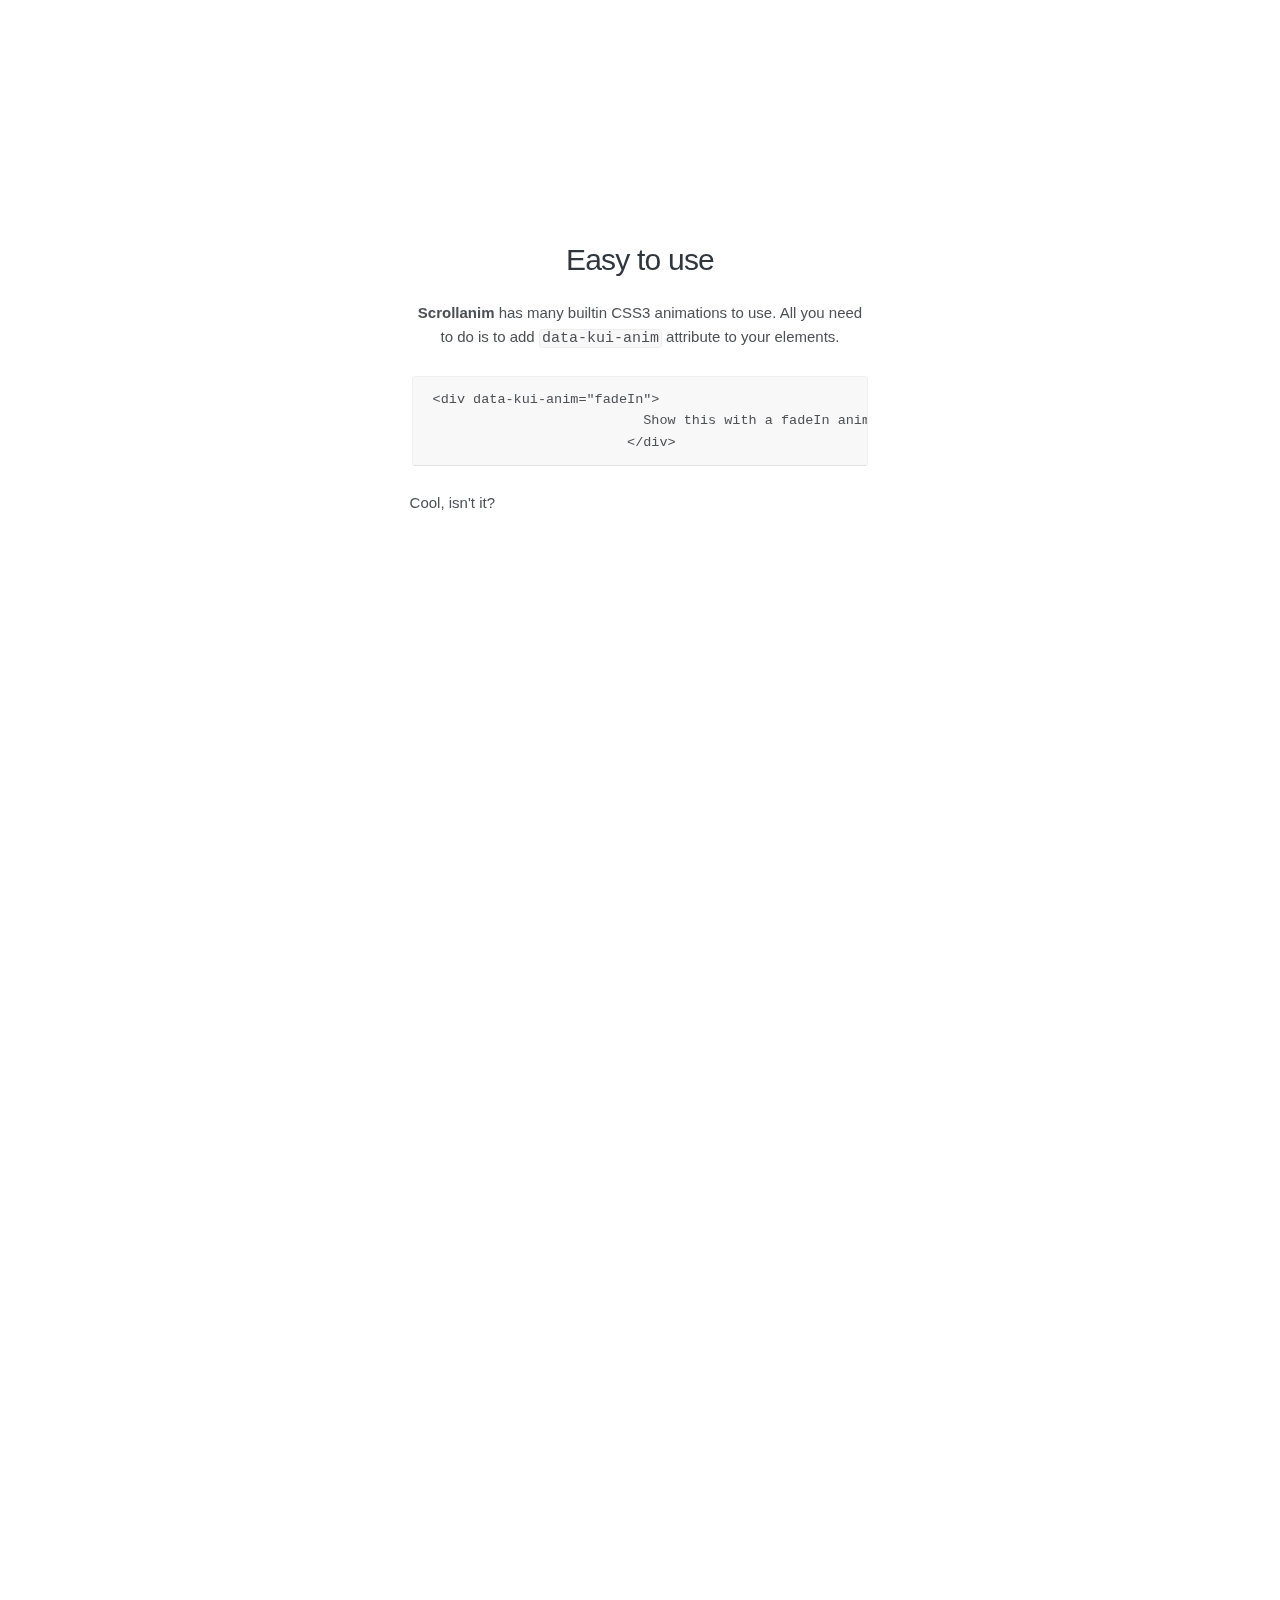
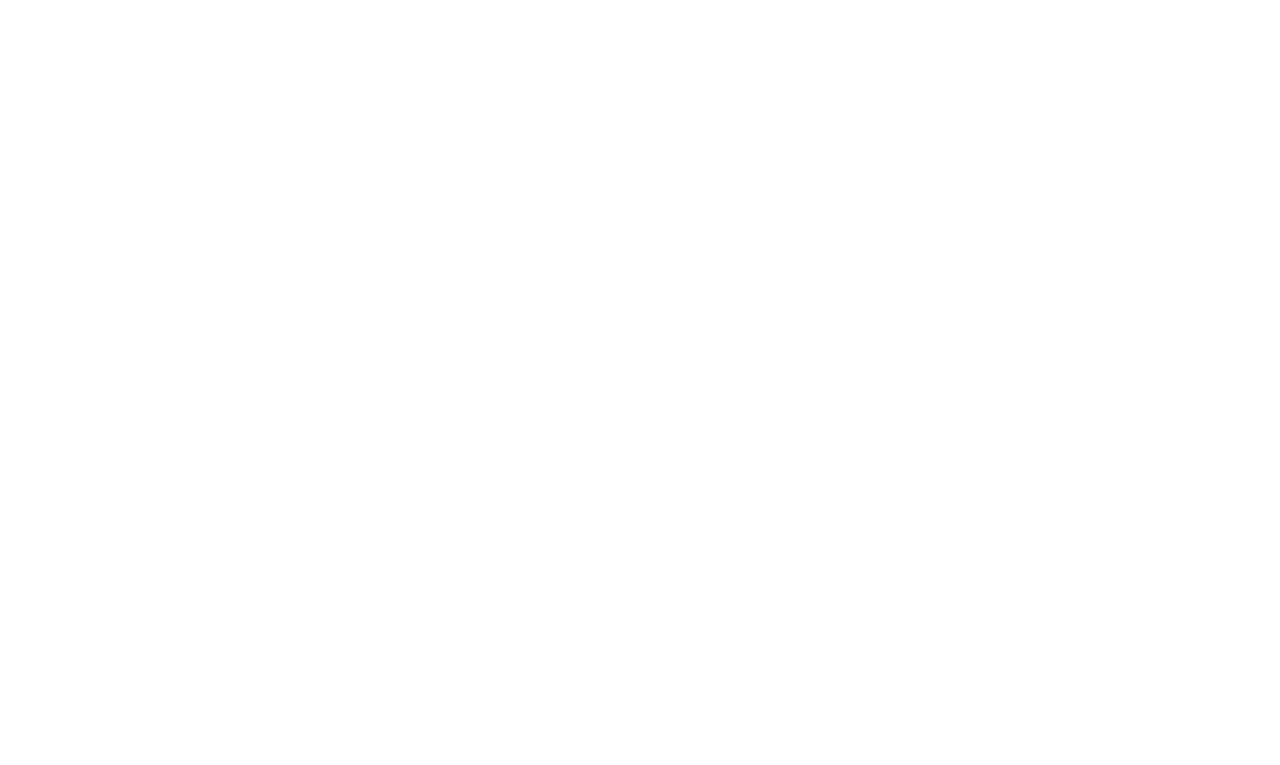
<file: 8/index.html>
<!DOCTYPE html>
<html lang="zh">
<head>
<meta charset="UTF-8">
<meta http-equiv="X-UA-Compatible" content="IE=edge,chrome=1">
<meta name="viewport" content="width=device-width, initial-scale=1.0">
<title>实用的纯JS和CSS3页面滚动动画库插件</title>
<link rel="stylesheet" href="css/kissui.css">
<link rel="stylesheet" href="css/custom.css">
<link rel="stylesheet" href="css/scrollanim.min.css">
</head>

<body>

<div class="container">
  <div class="row">
    <div data-kui-anim="fadeIn" class="one-half column custom-column" style="margin-top: 25%;">
      <h4>Easy to use</h4>
      <p><b>Scrollanim</b> has many builtin CSS3 animations to use. All you need to do is to add <code>data-kui-anim</code> attribute to your elements.</p>
      <pre style="text-align: left;"> 
			            <code>&lt;div data-kui-anim=&quot;fadeIn&quot;&gt;
			  Show this with a fadeIn animation.
			&lt;/div&gt;</code>
			        </pre>
      <p style="text-align: left;">Cool, isn't it?</p>
    </div>
  </div>
  <div class="row">
    <div data-kui-anim="rubberBand" class="one-half column custom-column" style="margin-top: 25%;">
      <h4>Advanced mode</h4>
      <p style="text-align: left;">Also, this is possible to add the animations using the JavaScript API.</p>
      <pre style="text-align: left;"> 
			            <code>kissuiScrollAnim.add(element, {
			  'in': 'fadeIn',
			  'out': 'fadeOut'
			});</code>
			        </pre>
      <p style="text-align: left;"><b>Scrolanim</b> supports all available positions for an element on the page. Also, you can use a compound event name (e.g. <code>in center middle</code>)</p>
    </div>
  </div>
  <div class="row">
    <div data-kui-anim="bounce" class="one-half column custom-column" style="margin-top: 25%;">
      <h4>CSS3 Animations</h4>
      <p><b>Scrolanim</b> has many CSS3 animations to use. No JavaScript animations, better performance.</p>
      <p>Works on desktop and portable devices perfectly.</p>
    </div>
  </div>
  <div class="row">
    <div data-kui-anim="infinite pulse" class="one-half column custom-column" style="margin-top: 25%;">
      <h4>Infinite animation</h4>
      <p>Also, animations names accept an optional parameter <code>infinite</code> to repeat the animation forever.</p>
    </div>
  </div>
  <div class="row">
    <div class="one-half column custom-column" style="margin-top: 25%;" id="specialelement">
      <h4>Perfect event control</h4>
      <p><b>Scrollanim</b> controls all elements with an extra care. You can attach events to almost all possible positions of an element on the page.</p>
      <p>For instance, this element appears with a <code>fadeIn</code> animation but also gets a <code>pulse</code> animations when it's in the middle of the page.</p>
    </div>
  </div>
</div>

<script src='js/scrollanim.min.js'></script> 
<script>
	    kissuiScrollAnim.add(document.getElementById('specialelement'), {
	        'in': 'fadeIn',
	        'middle': 'pulse'
	    });
</script>
	  
</body>
</html>
</file>
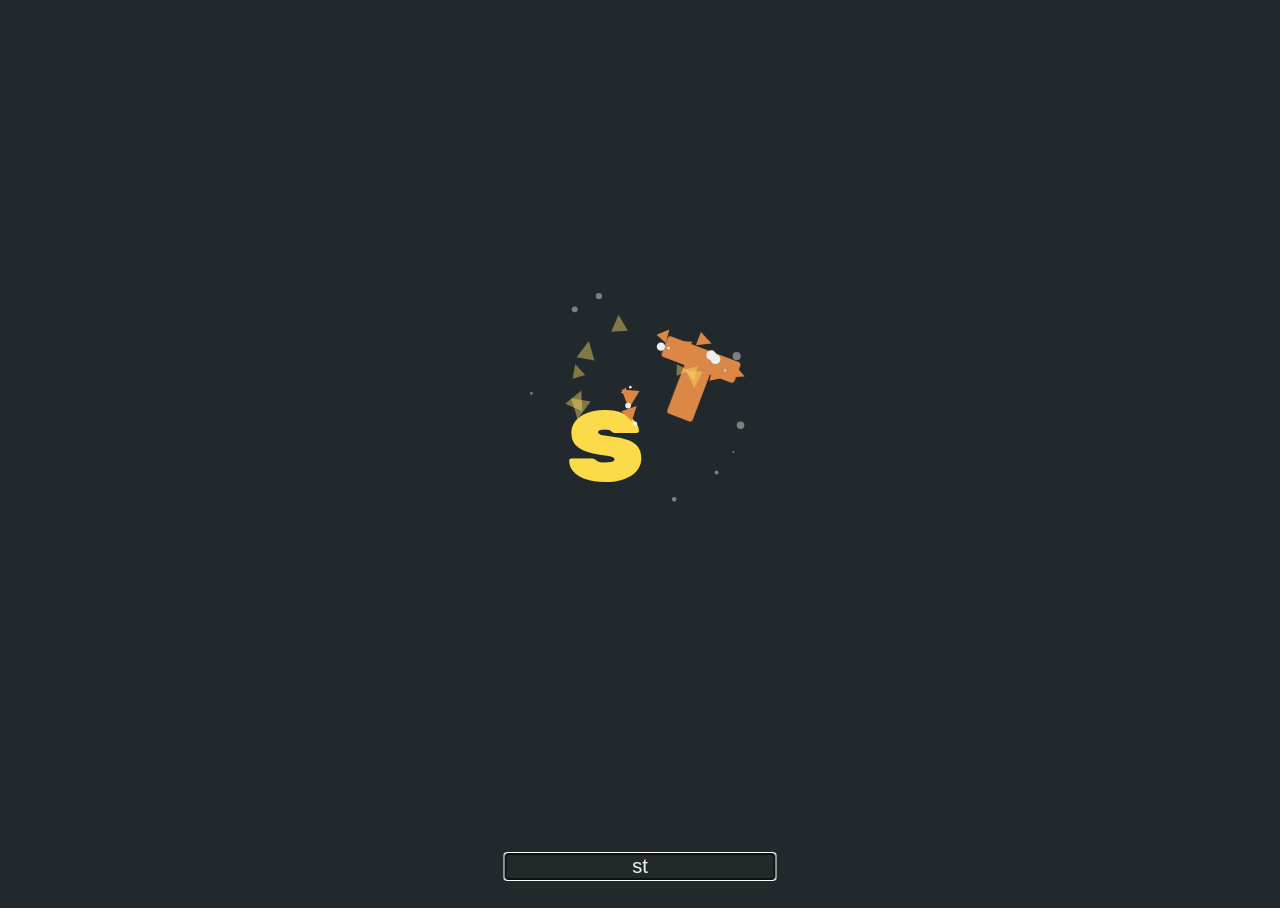
<file: 9/index.html>
<!DOCTYPE html>
<html lang="en" >
<head>
<meta charset="UTF-8">
<title> transition</title>
<link href="https://fonts.googleapis.com/css?family=Rubik+Mono+One" rel="stylesheet">
<link rel="stylesheet" href="css/style.css">
</head>

<body>

<p id="offscreen-text" class="offscreen-text"></p>
<p id="text" class="text"></p>
<svg id="svg"> </svg>
<input type="text" class="input", id="input" />

<script src='js/CSSPlugin.min.js'></script> 
<script src='js/EasePack.min.js'></script> 
<script src='js/TweenLite.min.js'></script> 
<script  src="js/index.js"></script>

</body>
</html>
</file>
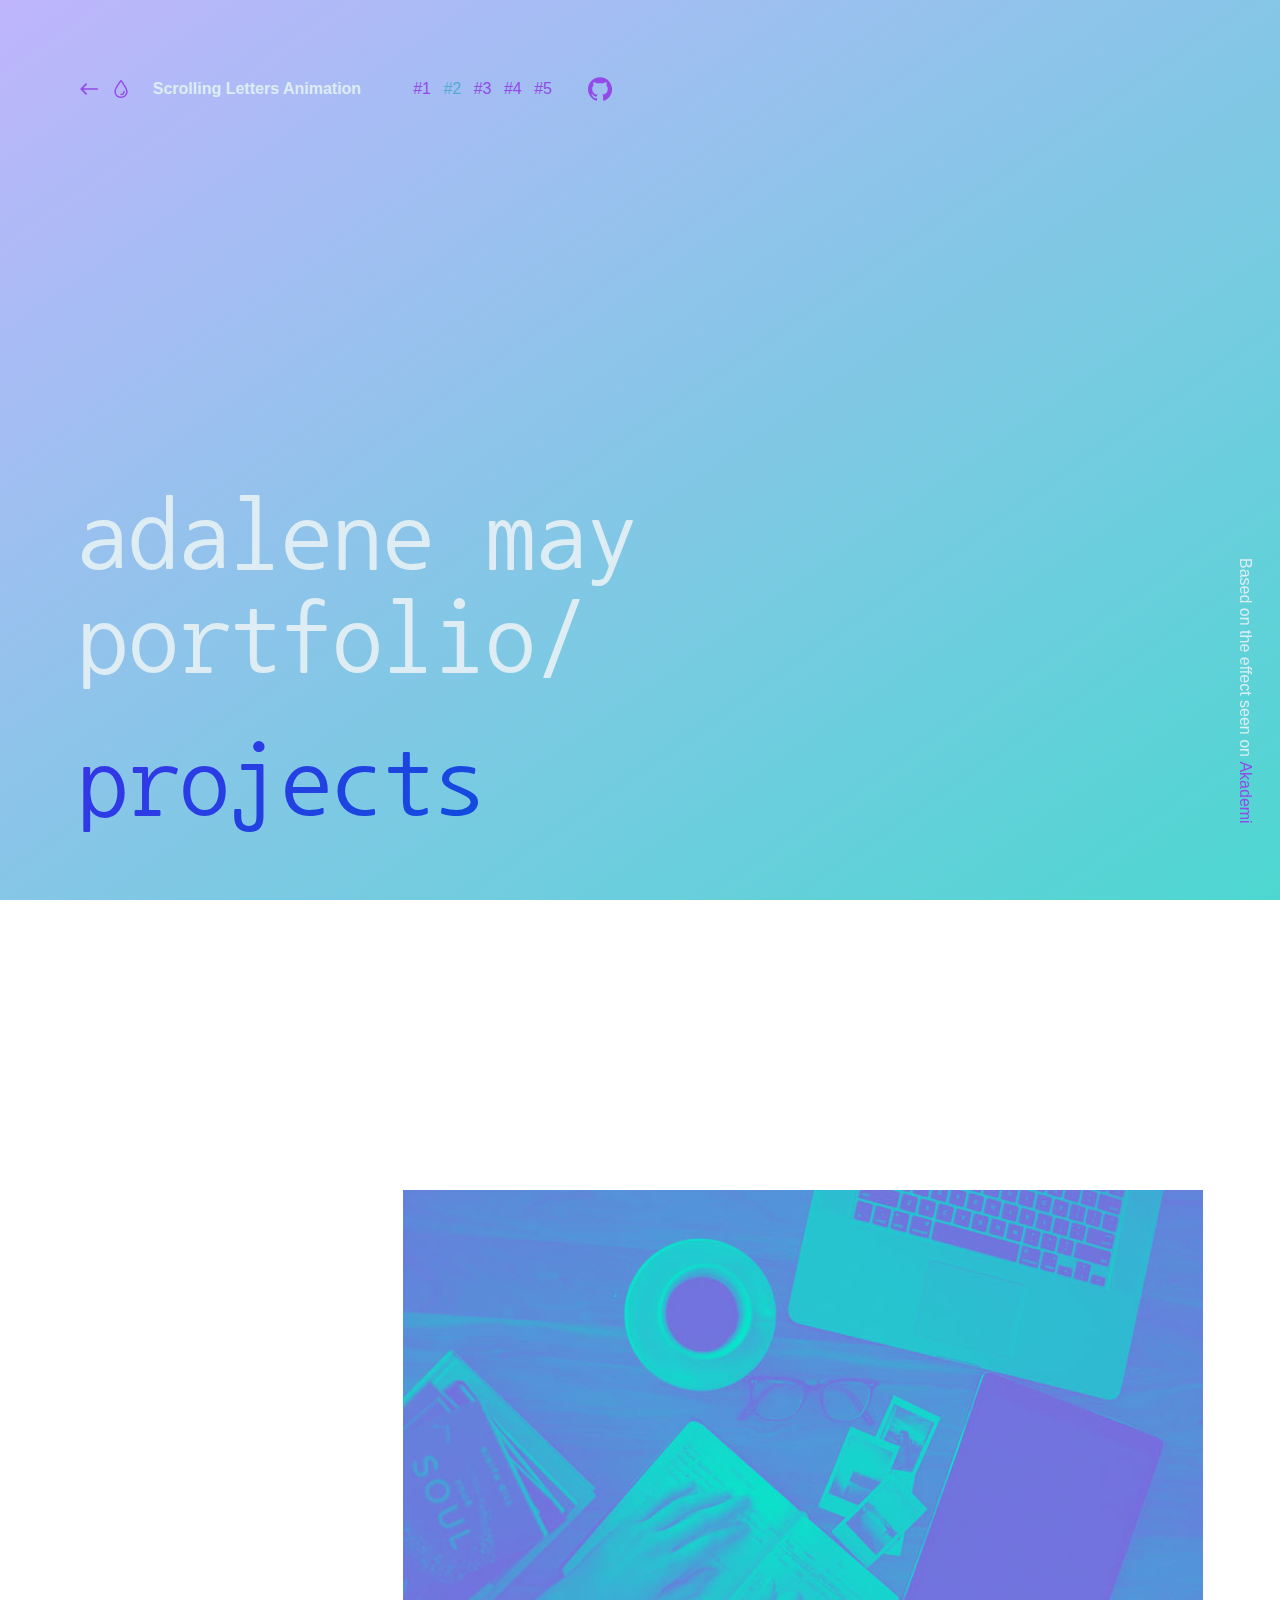
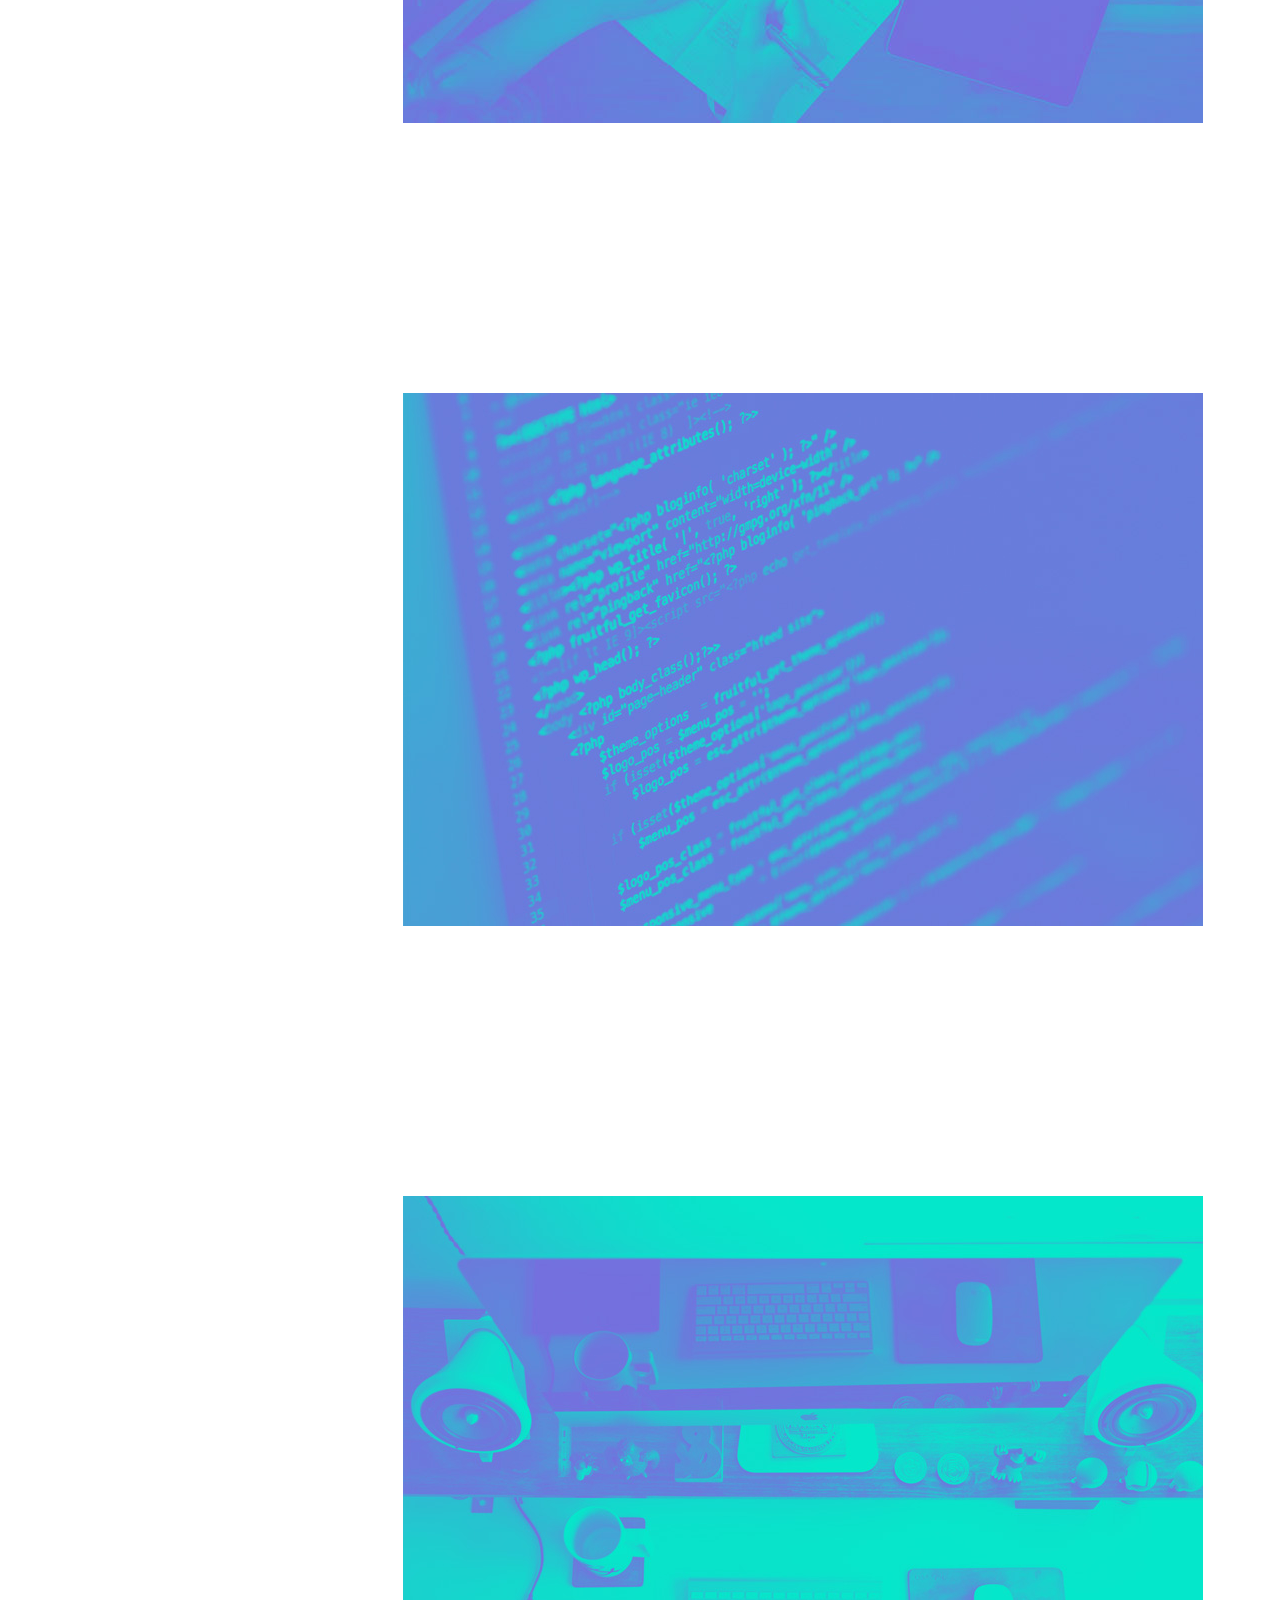
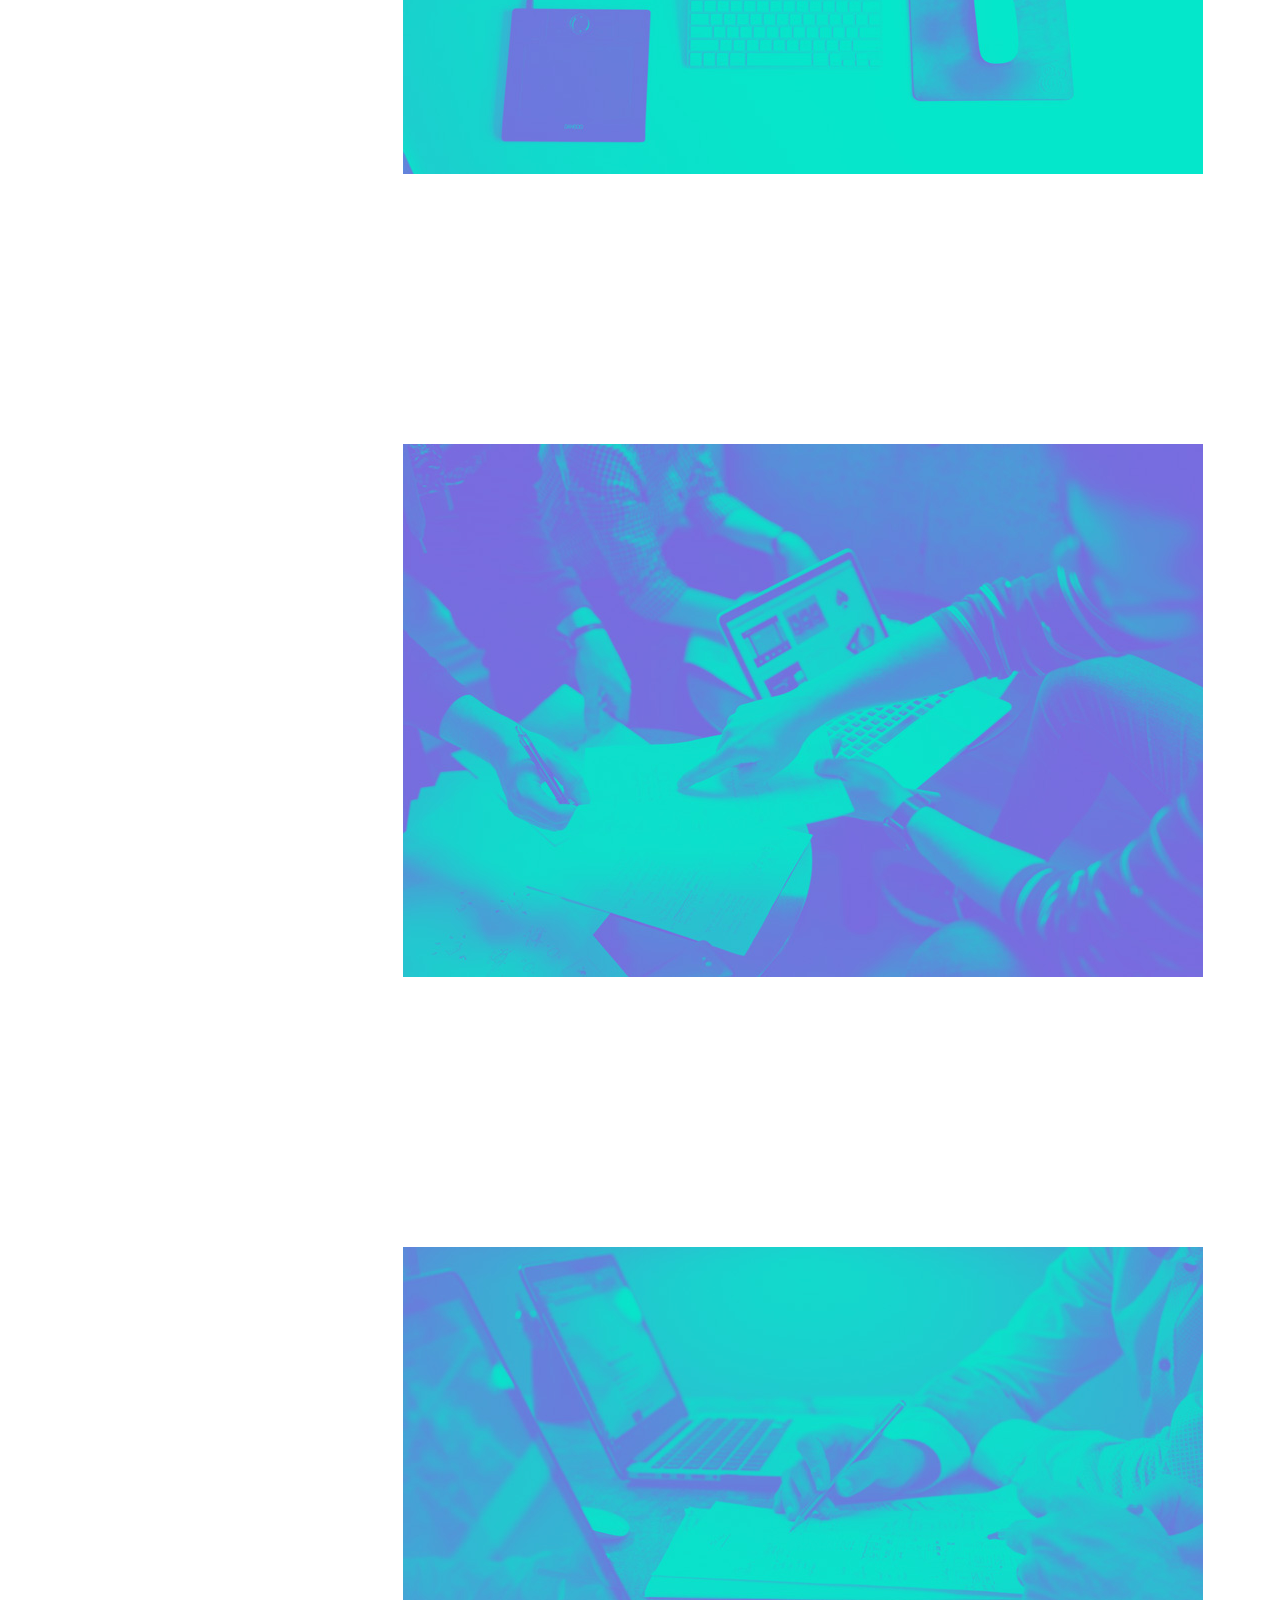
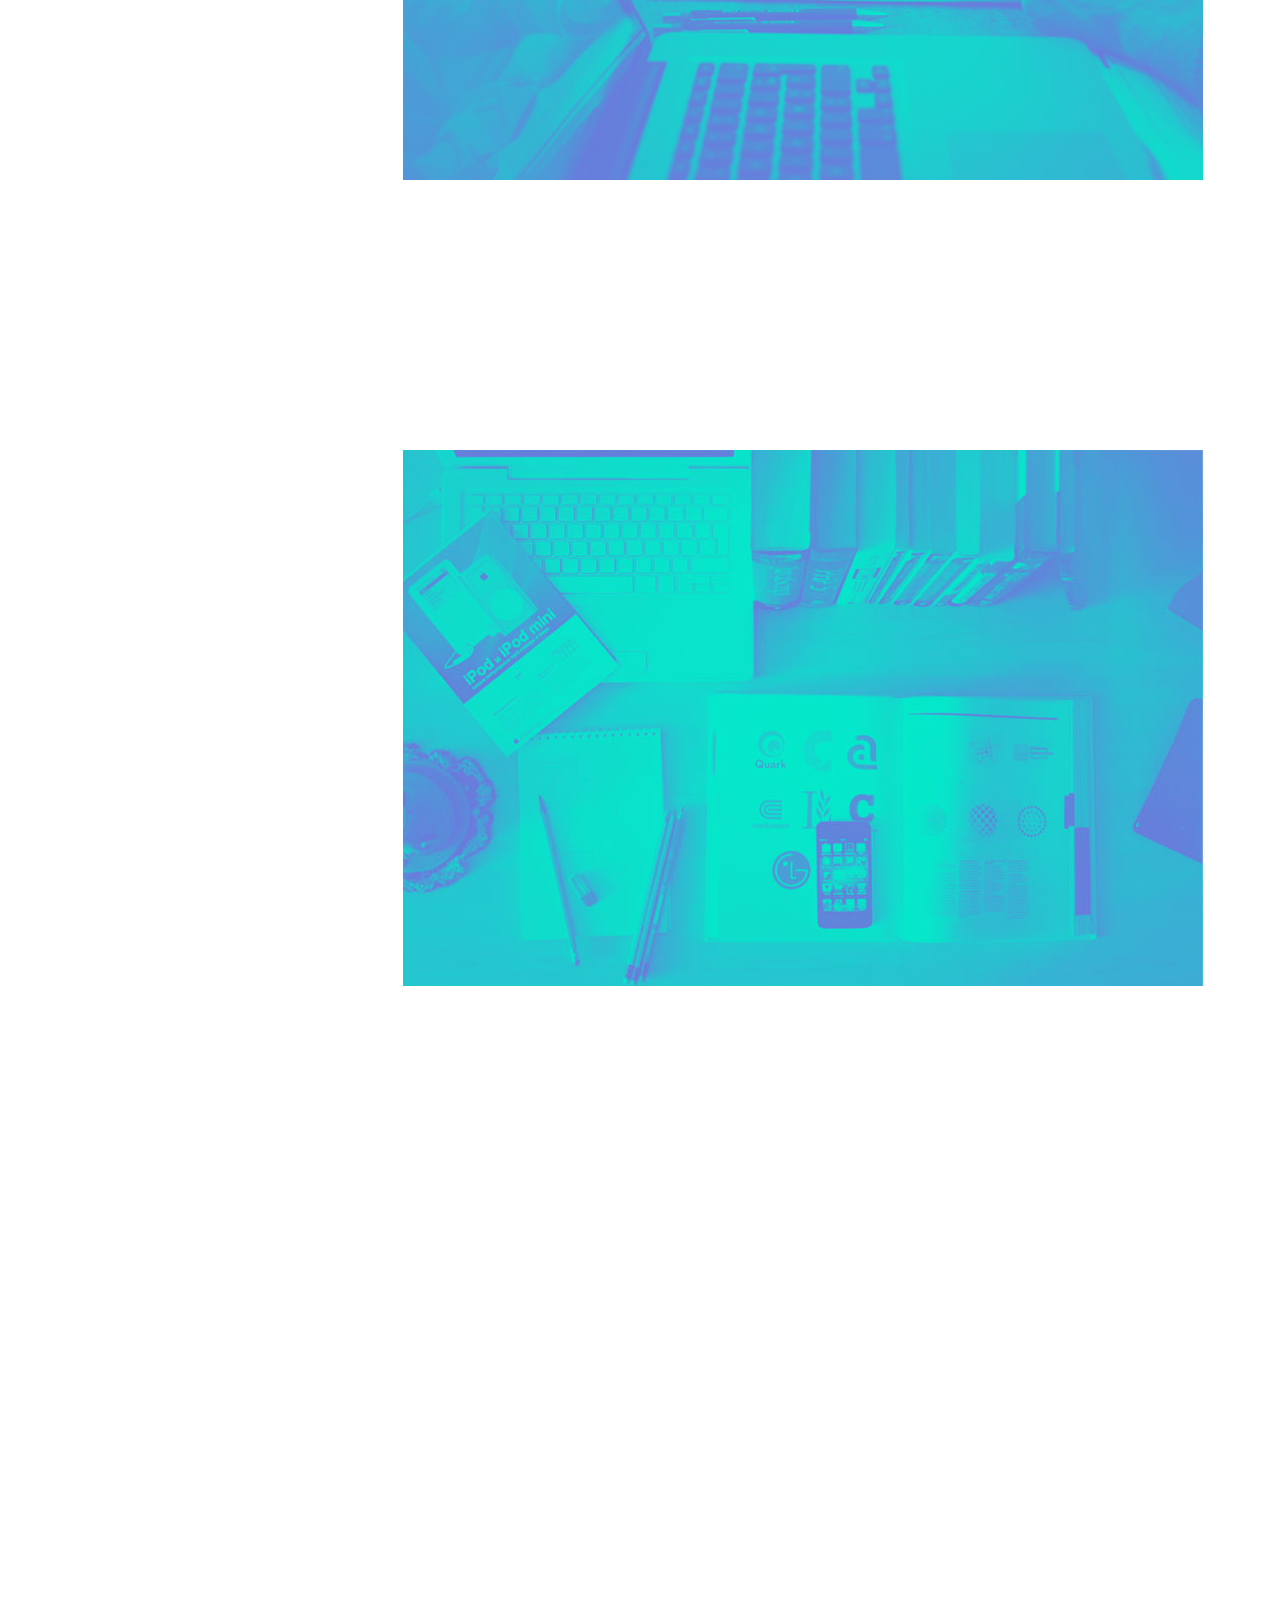
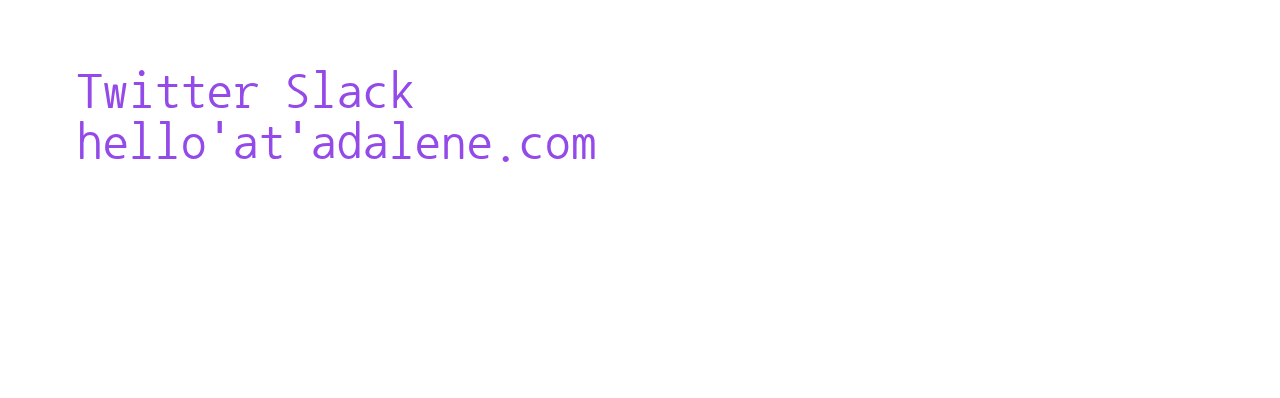
<file: 1/index2.html>
<!DOCTYPE html>
<html lang="zh">
<head>
	<meta charset="UTF-8">
	<meta http-equiv="X-UA-Compatible" content="IE=edge,chrome=1"> 
	<meta name="viewport" content="width=device-width, initial-scale=1.0">
	<title>滚动页面标题文字动态变化js特效|DEMO2_jQuery之家-自由分享jQuery、html5、css3的插件库</title>
	<link rel="stylesheet" type="text/css" href="css/base.css" />
	<link rel="stylesheet" type="text/css" href="css/demo2.css" />
	<script>document.documentElement.className="js";var supportsCssVars=function(){var e,t=document.createElement("style");return t.innerHTML="root: { --tmp-var: bold; }",document.head.appendChild(t),e=!!(window.CSS&&window.CSS.supports&&window.CSS.supports("font-weight","var(--tmp-var)")),t.parentNode.removeChild(t),e};supportsCssVars()||alert("Please view this demo in a modern browser that supports CSS Variables.");</script>
</head>
<body class="demo-2 loading">
		<svg class="hidden">
			<symbol id="icon-arrow" viewBox="0 0 24 24">
				<title>arrow</title>
				<polygon points="6.3,12.8 20.9,12.8 20.9,11.2 6.3,11.2 10.2,7.2 9,6 3.1,12 9,18 10.2,16.8 "/>
			</symbol>
			<symbol id="icon-drop" viewBox="0 0 24 24">
				<title>drop</title>
				<path d="M12,21c-3.6,0-6.6-3-6.6-6.6C5.4,11,10.8,4,11.4,3.2C11.6,3.1,11.8,3,12,3s0.4,0.1,0.6,0.3c0.6,0.8,6.1,7.8,6.1,11.2C18.6,18.1,15.6,21,12,21zM12,4.8c-1.8,2.4-5.2,7.4-5.2,9.6c0,2.9,2.3,5.2,5.2,5.2s5.2-2.3,5.2-5.2C17.2,12.2,13.8,7.3,12,4.8z"/><path d="M12,18.2c-0.4,0-0.7-0.3-0.7-0.7s0.3-0.7,0.7-0.7c1.3,0,2.4-1.1,2.4-2.4c0-0.4,0.3-0.7,0.7-0.7c0.4,0,0.7,0.3,0.7,0.7C15.8,16.5,14.1,18.2,12,18.2z"/>
			</symbol>
			<symbol id="icon-github" viewBox="0 0 32.6 31.8">
				<title>github</title>
				<path d="M16.3,0C7.3,0,0,7.3,0,16.3c0,7.2,4.7,13.3,11.1,15.5c0.8,0.1,1.1-0.4,1.1-0.8c0-0.4,0-1.4,0-2.8c-4.5,1-5.5-2.2-5.5-2.2c-0.7-1.9-1.8-2.4-1.8-2.4c-1.5-1,0.1-1,0.1-1c1.6,0.1,2.5,1.7,2.5,1.7c1.5,2.5,3.8,1.8,4.7,1.4c0.1-1.1,0.6-1.8,1-2.2c-3.6-0.4-7.4-1.8-7.4-8.1c0-1.8,0.6-3.2,1.7-4.4C7.4,10.7,6.8,9,7.7,6.8c0,0,1.4-0.4,4.5,1.7c1.3-0.4,2.7-0.5,4.1-0.5c1.4,0,2.8,0.2,4.1,0.5c3.1-2.1,4.5-1.7,4.5-1.7c0.9,2.2,0.3,3.9,0.2,4.3c1,1.1,1.7,2.6,1.7,4.4c0,6.3-3.8,7.6-7.4,8c0.6,0.5,1.1,1.5,1.1,3c0,2.2,0,3.9,0,4.5c0,0.4,0.3,0.9,1.1,0.8c6.5-2.2,11.1-8.3,11.1-15.5C32.6,7.3,25.3,0,16.3,0z"/>
			</symbol>
		</svg>
		<main>
			<div class="content">
				<header class="codrops-header">
					<div class="codrops-links">
						<a class="codrops-icon codrops-icon--prev" href="http://www.htmleaf.com/jQuery/Text-Link-Effects/201802214983.html" title="返回下载页"><svg class="icon icon--arrow"><use xlink:href="#icon-arrow"></use></svg></a>
						<a class="codrops-icon codrops-icon--drop" href="http://www.htmleaf.com/" title="jQuery之家"><svg class="icon icon--drop"><use xlink:href="#icon-drop"></use></svg></a>
					</div>
					<h1 class="codrops-header__title">Scrolling Letters Animation</h1>
					<nav class="demos">
						<a class="demo" href="index.html"><span>#1</span></a>
						<a class="demo demo--current" href="index2.html"><span>#2</span></a>
						<a class="demo" href="index3.html"><span>#3</span></a>
						<a class="demo" href="index4.html"><span>#4</span></a>
						<a class="demo" href="index5.html"><span>#5</span></a>
					</nav>
					<a href="https://github.com/codrops/ScrollingLettersAnimation" title="Find this project on GitHub" class="github" target="_blank"><svg class="icon icon--github"><use xlink:href="#icon-github"></use></svg></a>
				</header>
				<p class="info">Based on the effect seen on <a href="https://studioakademi.com/" target="_blank">Akademi</a></p>
			</div>
			<div class="content">
				<div class="content__section">
					<div class="content__main">
						<span>Adalene May</span>
						<span>Portfolio/</span>
					</div>
					<h2 class="content__text">Projects</h2>
				</div>
				<div class="content__section">
					<a class="content__link"><img class="content__img" src="img/set2/1.jpg" alt="img"/></a>
					<h2 class="content__text">Photafibia</h2>
				</div>
				<div class="content__section">
					<a class="content__link"><img class="content__img" src="img/set2/2.jpg" alt="img"/></a>
					<h2 class="content__text">Codemania</h2>
				</div>
				<div class="content__section">
					<a class="content__link"><img class="content__img" src="img/set2/3.jpg" alt="img"/></a>
					<h2 class="content__text">Winstonia</h2>
				</div>
				<div class="content__section">
					<a class="content__link"><img class="content__img" src="img/set2/4.jpg" alt="img"/></a>
					<h2 class="content__text">Comboarding</h2>
				</div>
				<div class="content__section">
					<a class="content__link"><img class="content__img" src="img/set2/5.jpg" alt="img"/></a>
					<h2 class="content__text">Planificient</h2>
				</div>
				<div class="content__section">
					<a class="content__link content__link--nobottom"><img class="content__img" src="img/set2/6.jpg" alt="img"/></a>
					<h2 class="content__text">Logalistica</h2>
				</div>
				<div class="content__section">
					<h2 class="content__text">Contact</h2>
					<div class="content__contact">
						<a href="#">Twitter</a>
						<a href="#">Slack</a>
						<a href="#">hello'at'adalene.com</a>
					</div>
				</div>
			</div>
		</main>
		<script src="js/imagesloaded.pkgd.min.js"></script>
		<script src="js/charming.min.js"></script>
		<script src="js/demo2.js"></script>
	</body>
</html>
</file>
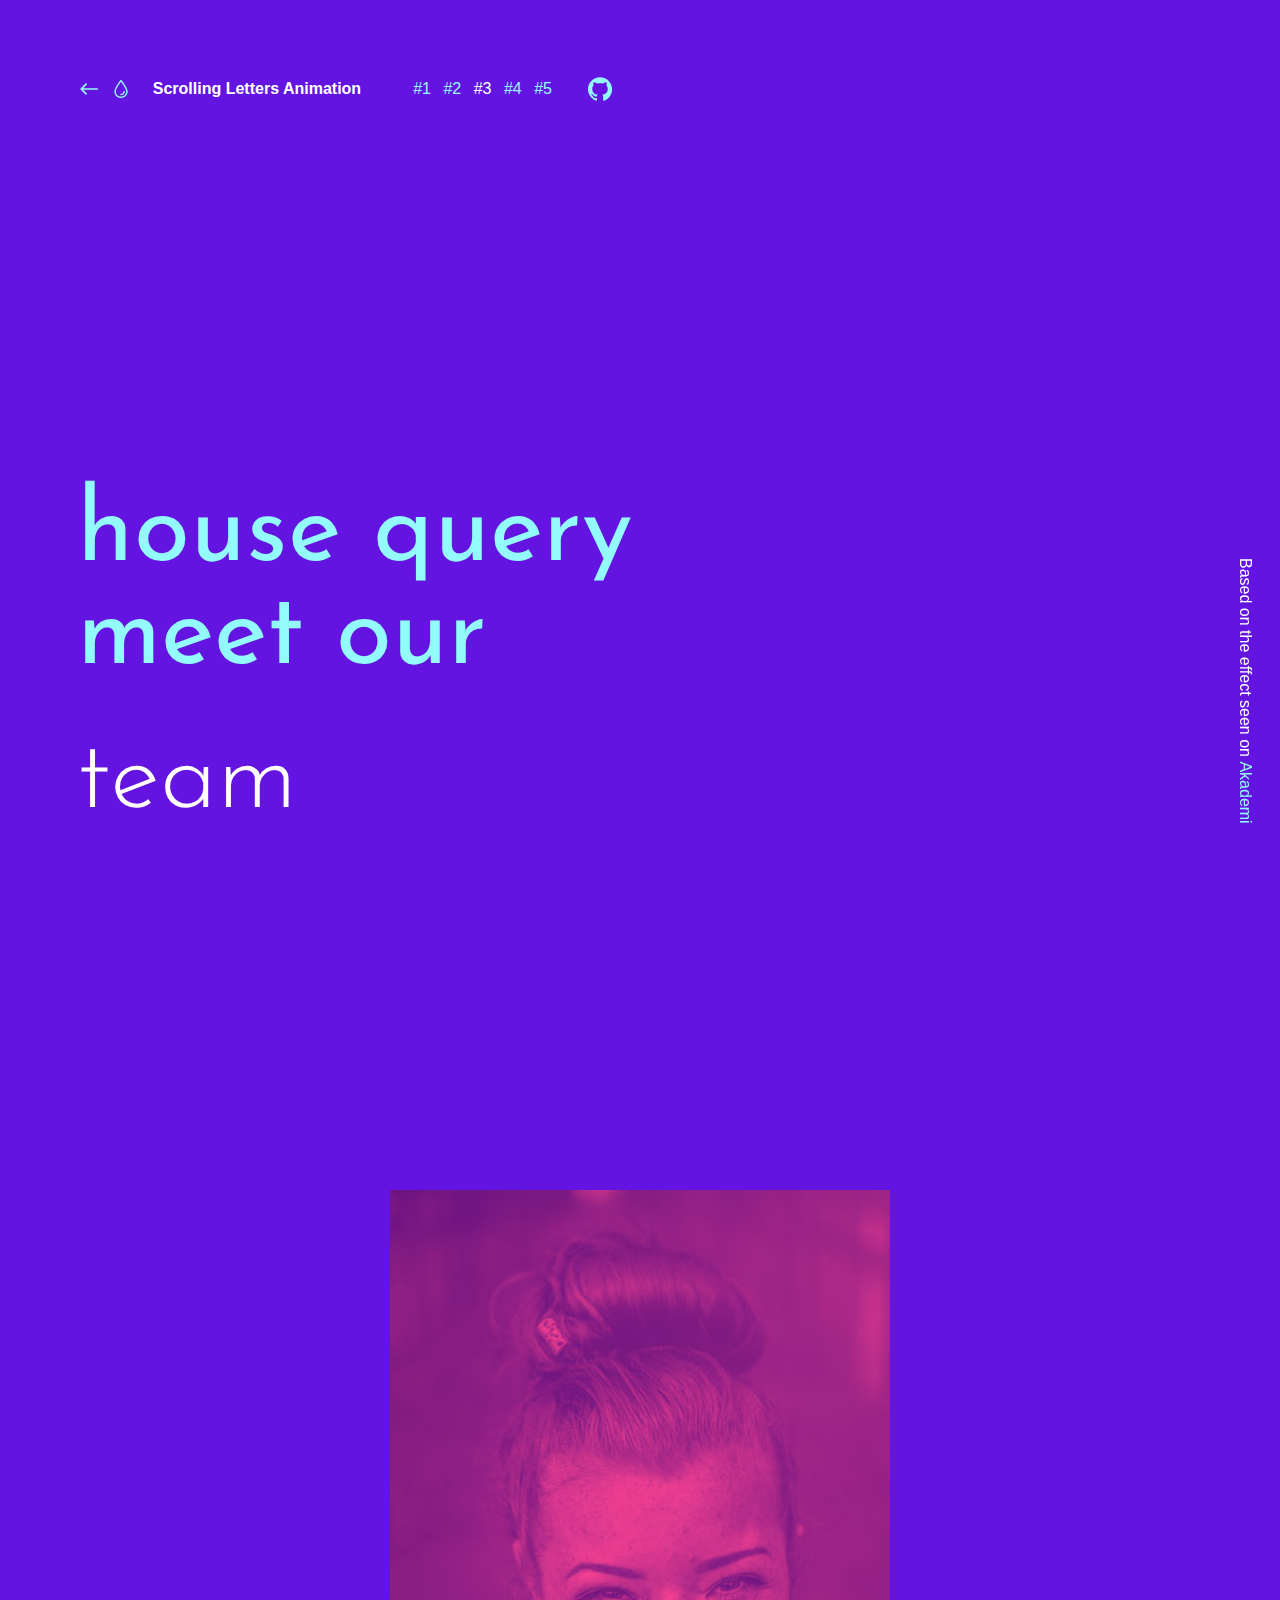
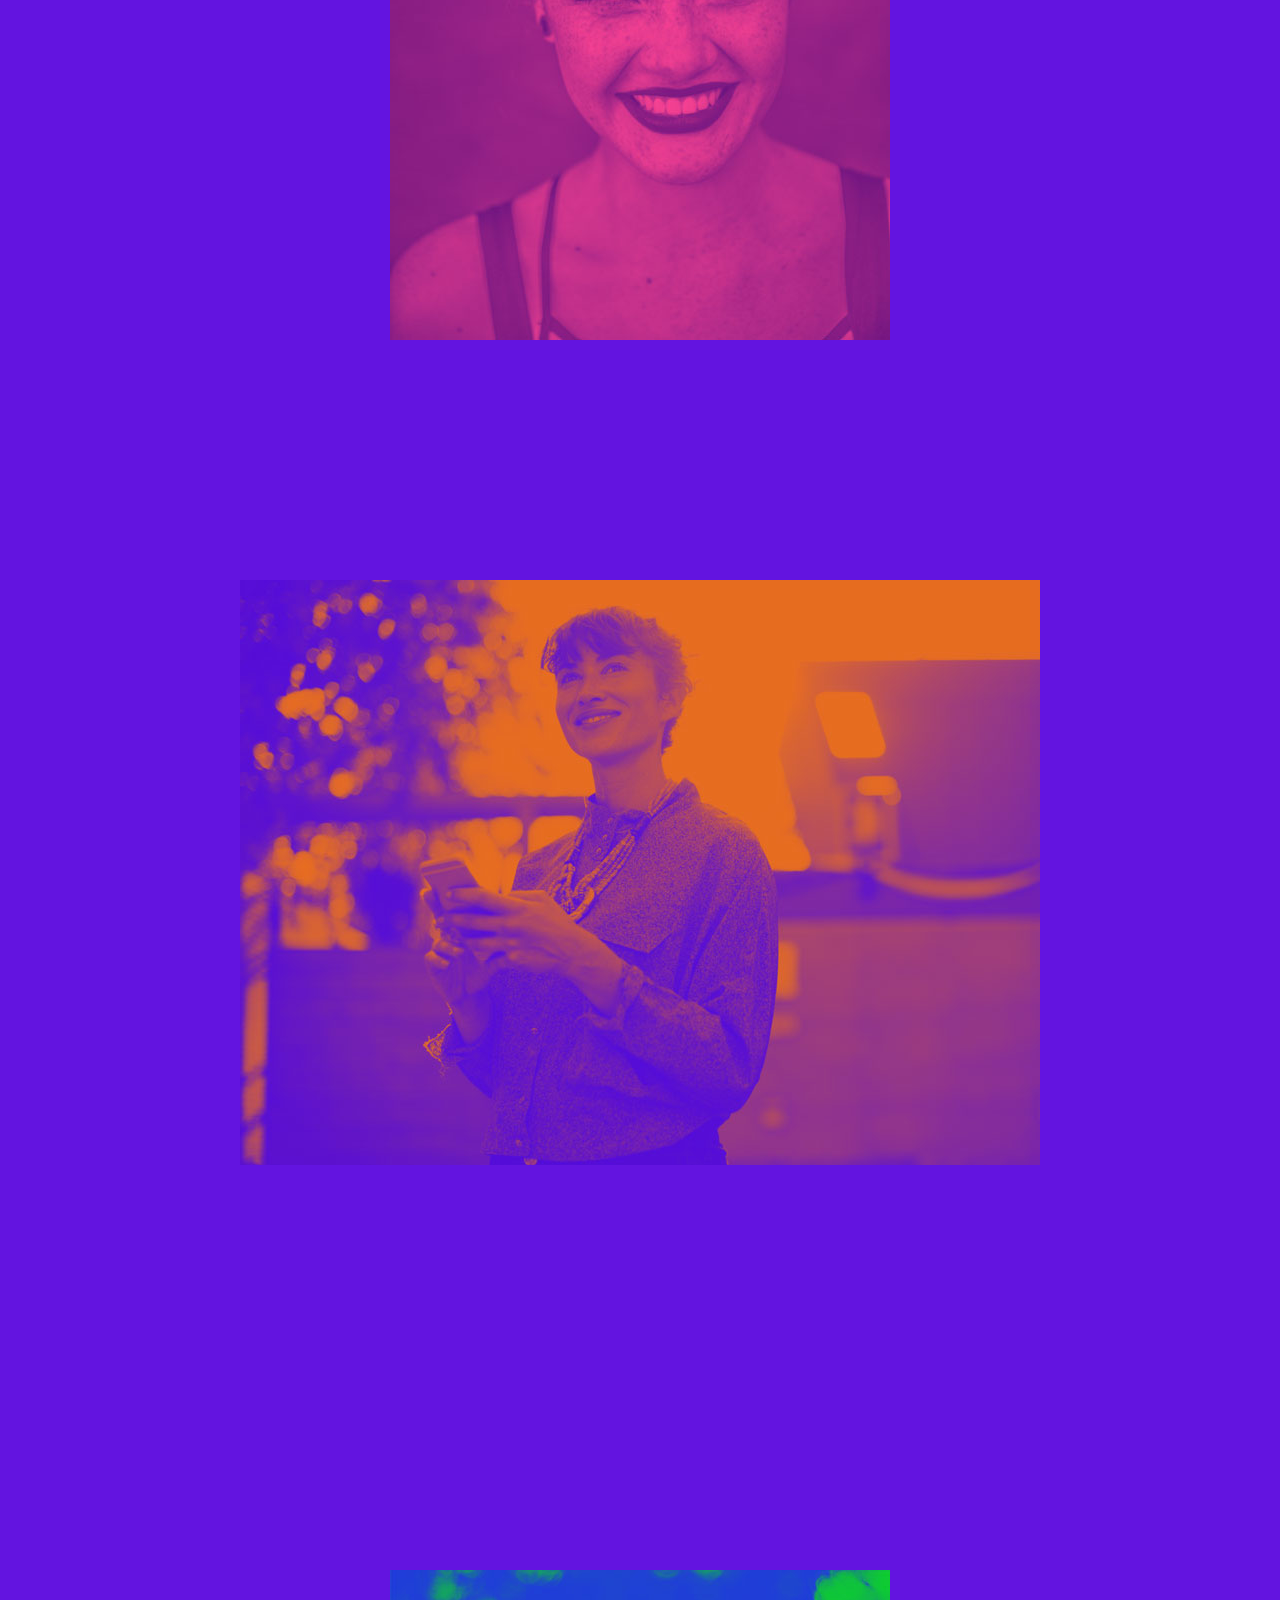
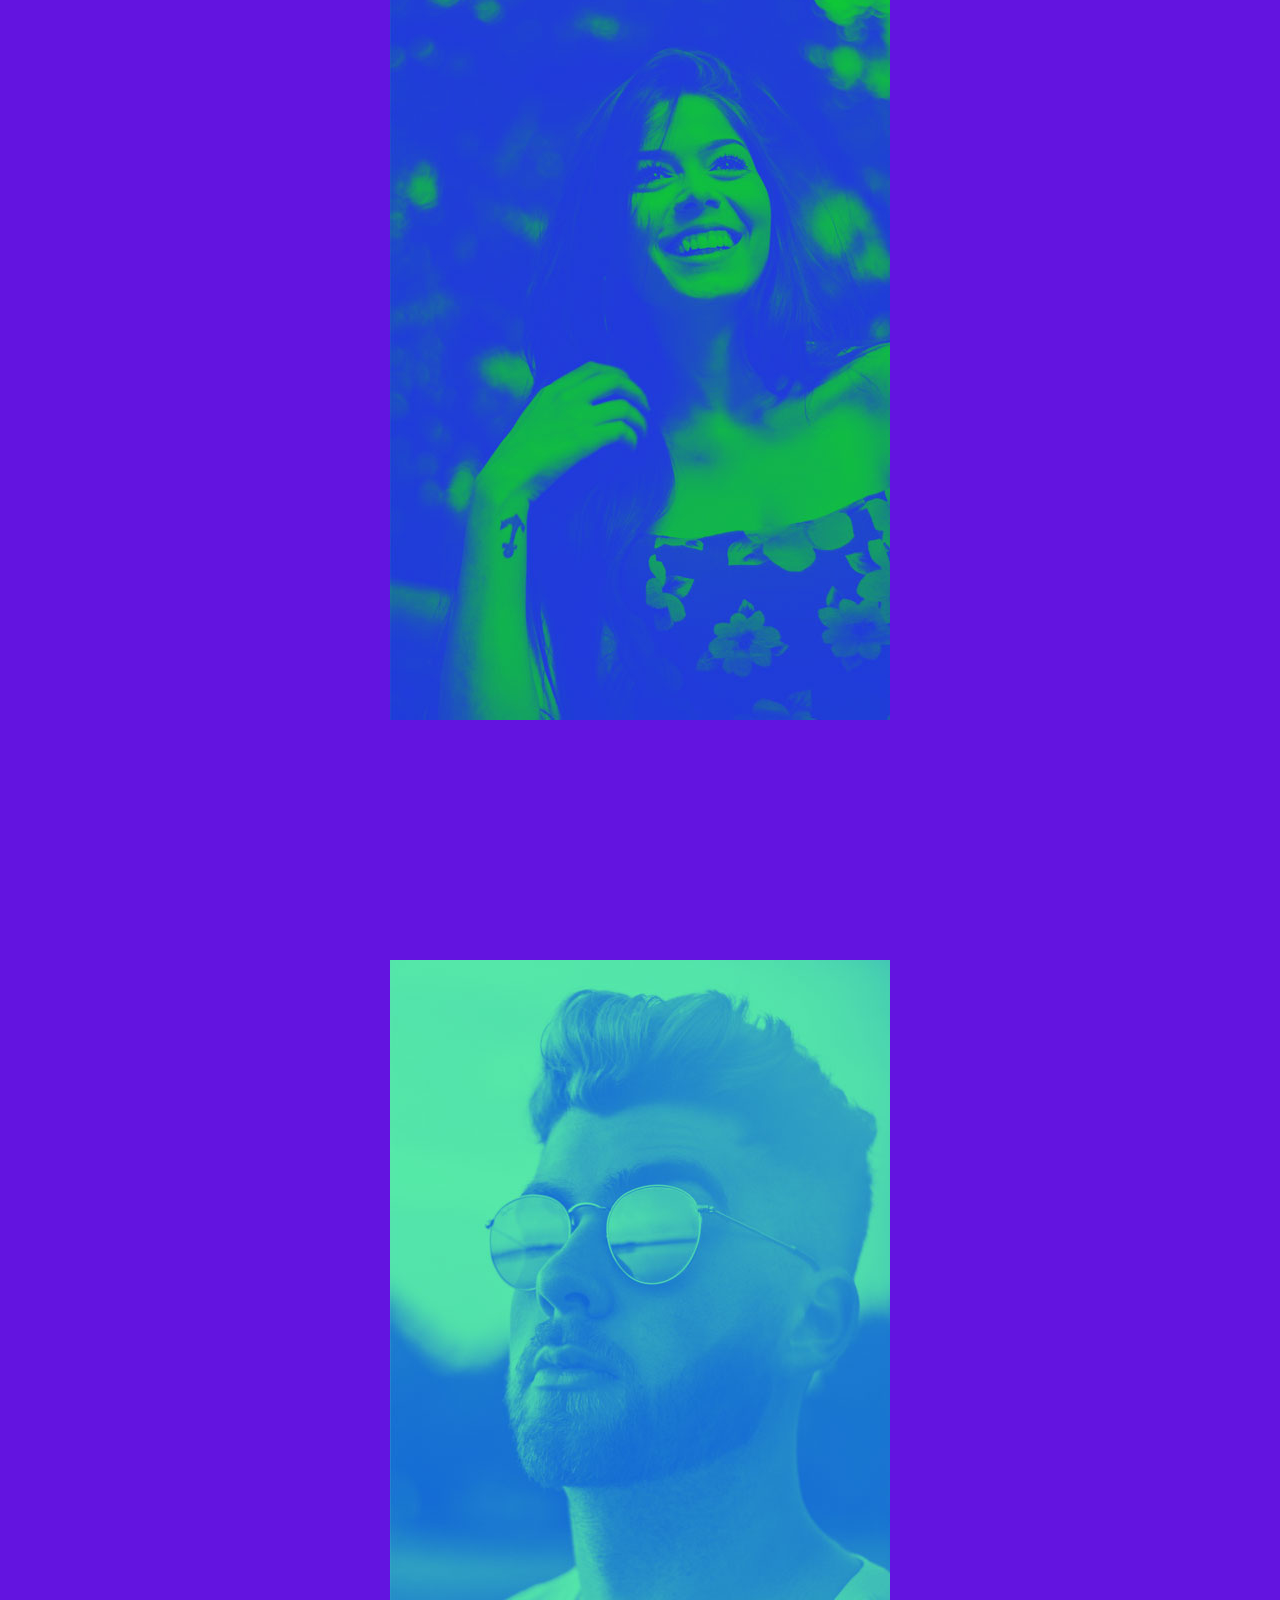
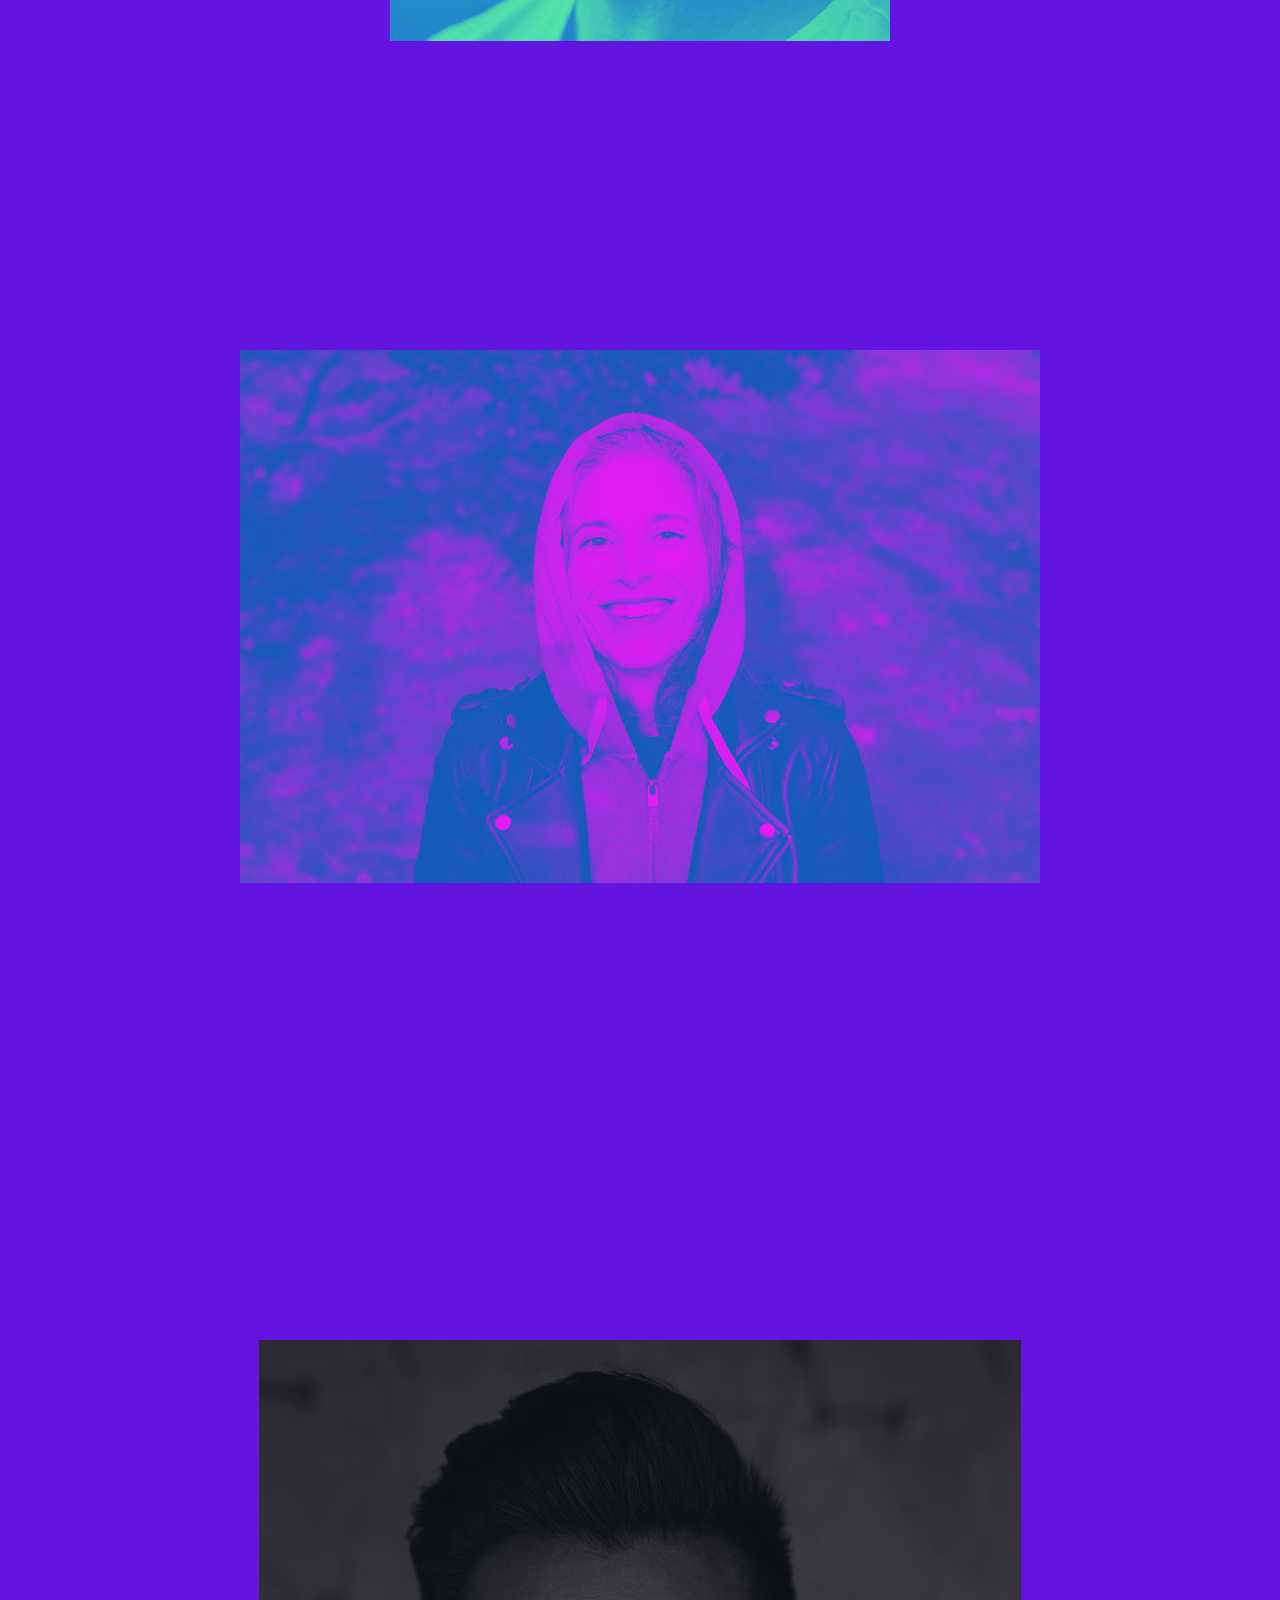
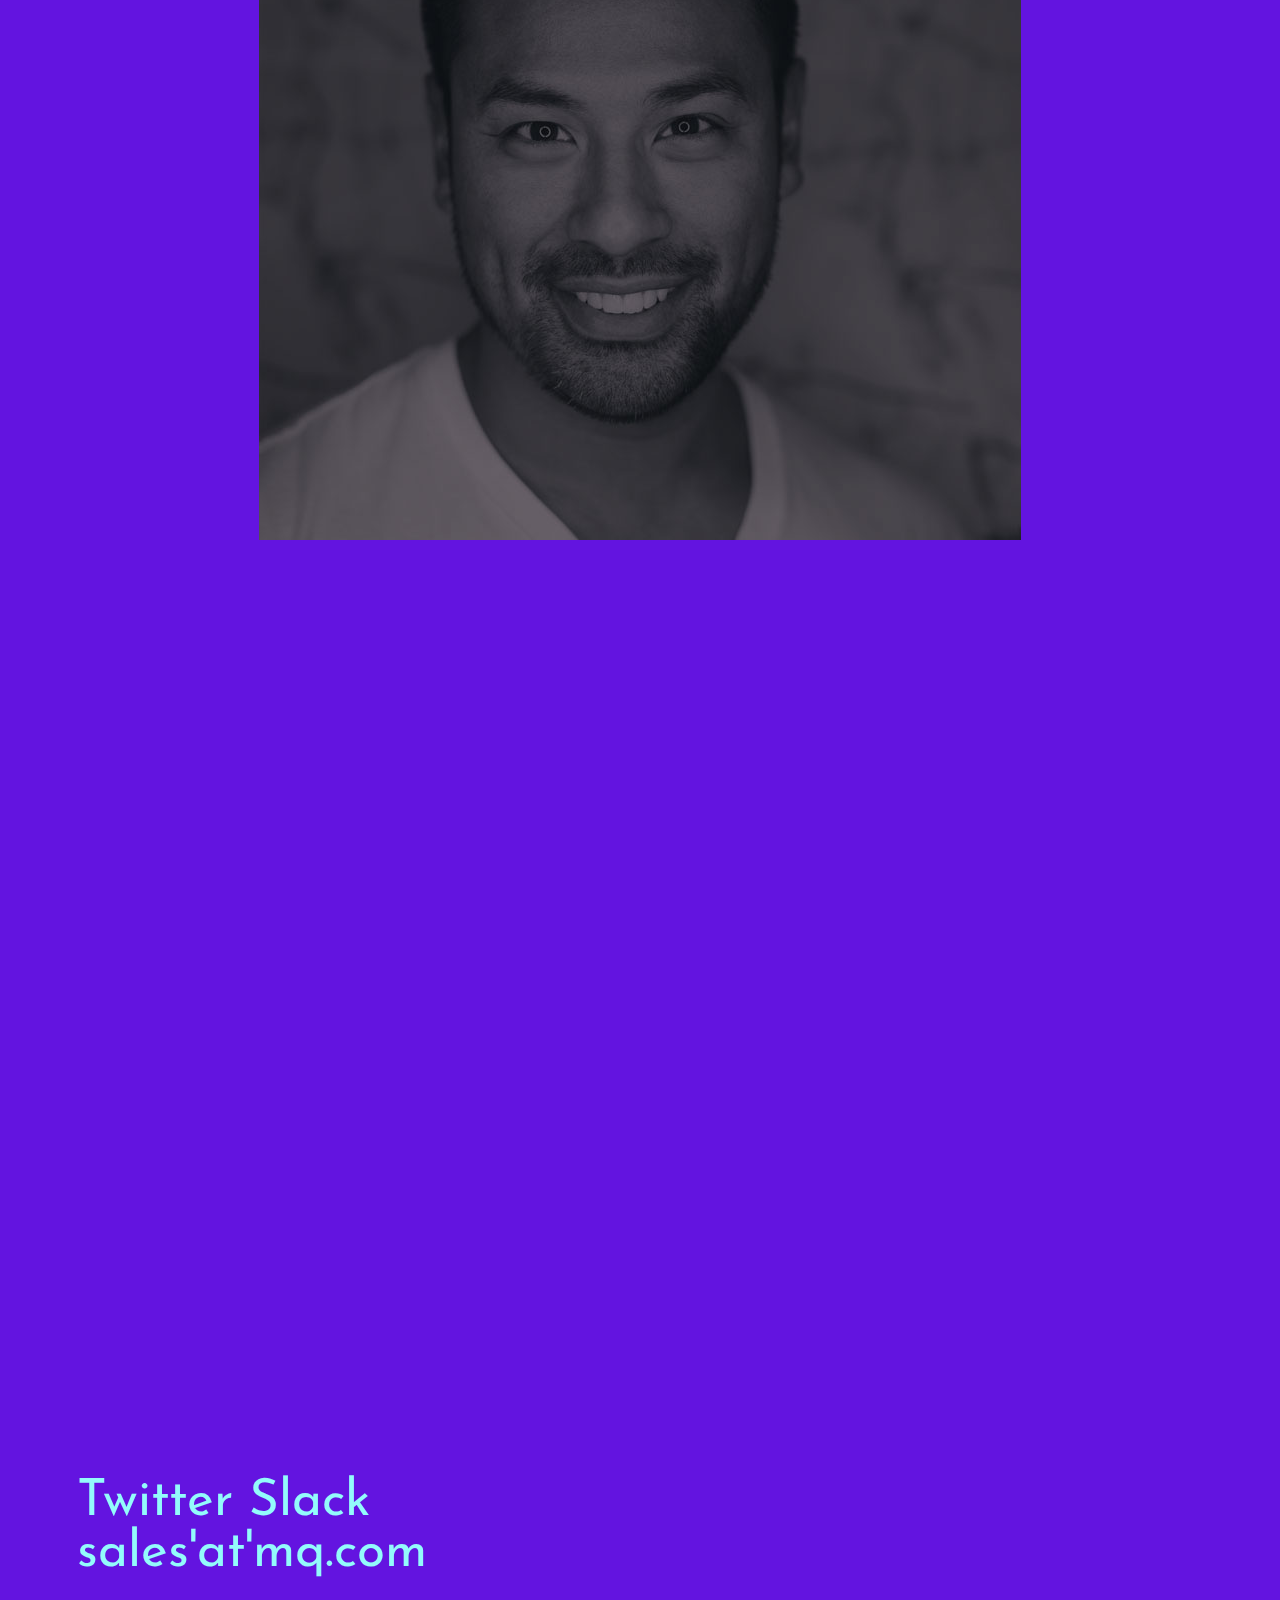
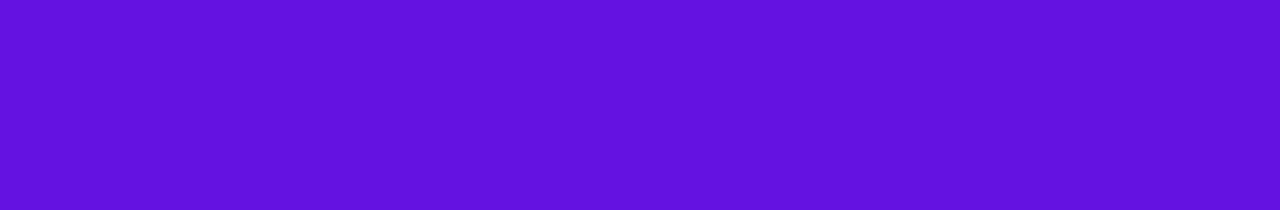
<file: 1/index3.html>
<!DOCTYPE html>
<html lang="zh">
<head>
	<meta charset="UTF-8">
	<meta http-equiv="X-UA-Compatible" content="IE=edge,chrome=1"> 
	<meta name="viewport" content="width=device-width, initial-scale=1.0">
	<title>滚动页面标题文字动态变化js特效|DEMO3_jQuery之家-自由分享jQuery、html5、css3的插件库</title>
	<link rel="stylesheet" type="text/css" href="css/base.css" />
	<link rel="stylesheet" type="text/css" href="css/demo3.css" />
	<script>document.documentElement.className="js";var supportsCssVars=function(){var e,t=document.createElement("style");return t.innerHTML="root: { --tmp-var: bold; }",document.head.appendChild(t),e=!!(window.CSS&&window.CSS.supports&&window.CSS.supports("font-weight","var(--tmp-var)")),t.parentNode.removeChild(t),e};supportsCssVars()||alert("Please view this demo in a modern browser that supports CSS Variables.");</script>
</head>
<body class="demo-3 loading">
		<svg class="hidden">
			<symbol id="icon-arrow" viewBox="0 0 24 24">
				<title>arrow</title>
				<polygon points="6.3,12.8 20.9,12.8 20.9,11.2 6.3,11.2 10.2,7.2 9,6 3.1,12 9,18 10.2,16.8 "/>
			</symbol>
			<symbol id="icon-drop" viewBox="0 0 24 24">
				<title>drop</title>
				<path d="M12,21c-3.6,0-6.6-3-6.6-6.6C5.4,11,10.8,4,11.4,3.2C11.6,3.1,11.8,3,12,3s0.4,0.1,0.6,0.3c0.6,0.8,6.1,7.8,6.1,11.2C18.6,18.1,15.6,21,12,21zM12,4.8c-1.8,2.4-5.2,7.4-5.2,9.6c0,2.9,2.3,5.2,5.2,5.2s5.2-2.3,5.2-5.2C17.2,12.2,13.8,7.3,12,4.8z"/><path d="M12,18.2c-0.4,0-0.7-0.3-0.7-0.7s0.3-0.7,0.7-0.7c1.3,0,2.4-1.1,2.4-2.4c0-0.4,0.3-0.7,0.7-0.7c0.4,0,0.7,0.3,0.7,0.7C15.8,16.5,14.1,18.2,12,18.2z"/>
			</symbol>
			<symbol id="icon-github" viewBox="0 0 32.6 31.8">
				<title>github</title>
				<path d="M16.3,0C7.3,0,0,7.3,0,16.3c0,7.2,4.7,13.3,11.1,15.5c0.8,0.1,1.1-0.4,1.1-0.8c0-0.4,0-1.4,0-2.8c-4.5,1-5.5-2.2-5.5-2.2c-0.7-1.9-1.8-2.4-1.8-2.4c-1.5-1,0.1-1,0.1-1c1.6,0.1,2.5,1.7,2.5,1.7c1.5,2.5,3.8,1.8,4.7,1.4c0.1-1.1,0.6-1.8,1-2.2c-3.6-0.4-7.4-1.8-7.4-8.1c0-1.8,0.6-3.2,1.7-4.4C7.4,10.7,6.8,9,7.7,6.8c0,0,1.4-0.4,4.5,1.7c1.3-0.4,2.7-0.5,4.1-0.5c1.4,0,2.8,0.2,4.1,0.5c3.1-2.1,4.5-1.7,4.5-1.7c0.9,2.2,0.3,3.9,0.2,4.3c1,1.1,1.7,2.6,1.7,4.4c0,6.3-3.8,7.6-7.4,8c0.6,0.5,1.1,1.5,1.1,3c0,2.2,0,3.9,0,4.5c0,0.4,0.3,0.9,1.1,0.8c6.5-2.2,11.1-8.3,11.1-15.5C32.6,7.3,25.3,0,16.3,0z"/>
			</symbol>
		</svg>
		<main>
			<div class="content">
				<header class="codrops-header">
					<div class="codrops-links">
						<a class="codrops-icon codrops-icon--prev" href="http://www.htmleaf.com/jQuery/Text-Link-Effects/201802214983.html" title="返回下载页"><svg class="icon icon--arrow"><use xlink:href="#icon-arrow"></use></svg></a>
						<a class="codrops-icon codrops-icon--drop" href="http://www.htmleaf.com/" title="jQuery之家"><svg class="icon icon--drop"><use xlink:href="#icon-drop"></use></svg></a>
					</div>
					<h1 class="codrops-header__title">Scrolling Letters Animation</h1>
					<nav class="demos">
						<a class="demo" href="index.html"><span>#1</span></a>
						<a class="demo" href="index2.html"><span>#2</span></a>
						<a class="demo demo--current" href="index3.html"><span>#3</span></a>
						<a class="demo" href="index4.html"><span>#4</span></a>
						<a class="demo" href="index5.html"><span>#5</span></a>
					</nav>
					<a href="https://github.com/codrops/ScrollingLettersAnimation" title="Find this project on GitHub" class="github" target="_blank"><svg class="icon icon--github"><use xlink:href="#icon-github"></use></svg></a>
				</header>
				<p class="info">Based on the effect seen on <a href="https://studioakademi.com/" target="_blank">Akademi</a></p>
			</div>
			<div class="content">
				<div class="content__section" data-bgcolor="#6314e0">
					<div class="content__main">
						<span>House Query</span>
						<span>meet our</span>
					</div>
					<h2 class="content__text">team</h2>
				</div>
				<div class="content__section" data-bgcolor="#d4438d">
					<a class="content__link"><img class="content__img" src="img/set3/1.jpg" alt="img"/></a>
					<h2 class="content__text">Elena Waters</h2>
				</div>
				<div class="content__section" data-bgcolor="#ec7c46">
					<a class="content__link"><img class="content__img" src="img/set3/2.jpg" alt="img"/></a>
					<h2 class="content__text">June Takeha</h2>
				</div>
				<div class="content__section" data-bgcolor="#1a45e4">
					<a class="content__link"><img class="content__img" src="img/set3/3.jpg" alt="img"/></a>
					<h2 class="content__text">Jenny Sandman</h2>
				</div>
				<div class="content__section" data-bgcolor="#6bdaac">
					<a class="content__link"><img class="content__img" src="img/set3/4.jpg" alt="img"/></a>
					<h2 class="content__text">Ben Wachary</h2>
				</div>
				<div class="content__section" data-bgcolor="#df1df2">
					<a class="content__link"><img class="content__img" src="img/set3/6.jpg" alt="img"/></a>
					<h2 class="content__text">Frankie Woods</h2>
				</div>
				<div class="content__section" data-bgcolor="#000">
					<a class="content__link content__link--nobottom"><img class="content__img" src="img/set3/5.jpg" alt="img"/></a>
					<h2 class="content__text">Danny Redman</h2>
				</div>
				<div class="content__section" data-bgcolor="">
					<h2 class="content__text">Contact</h2>
					<div class="content__contact">
						<a href="#">Twitter</a>
						<a href="#">Slack</a>
						<a href="#">sales'at'mq.com</a>
					</div>
				</div>
			</div>
		</main>
		<script src="js/imagesloaded.pkgd.min.js"></script>
		<script src="js/charming.min.js"></script>
		<script src="js/anime.min.js"></script>
		<script src="js/demo3.js"></script>
	</body>
</html>
</file>
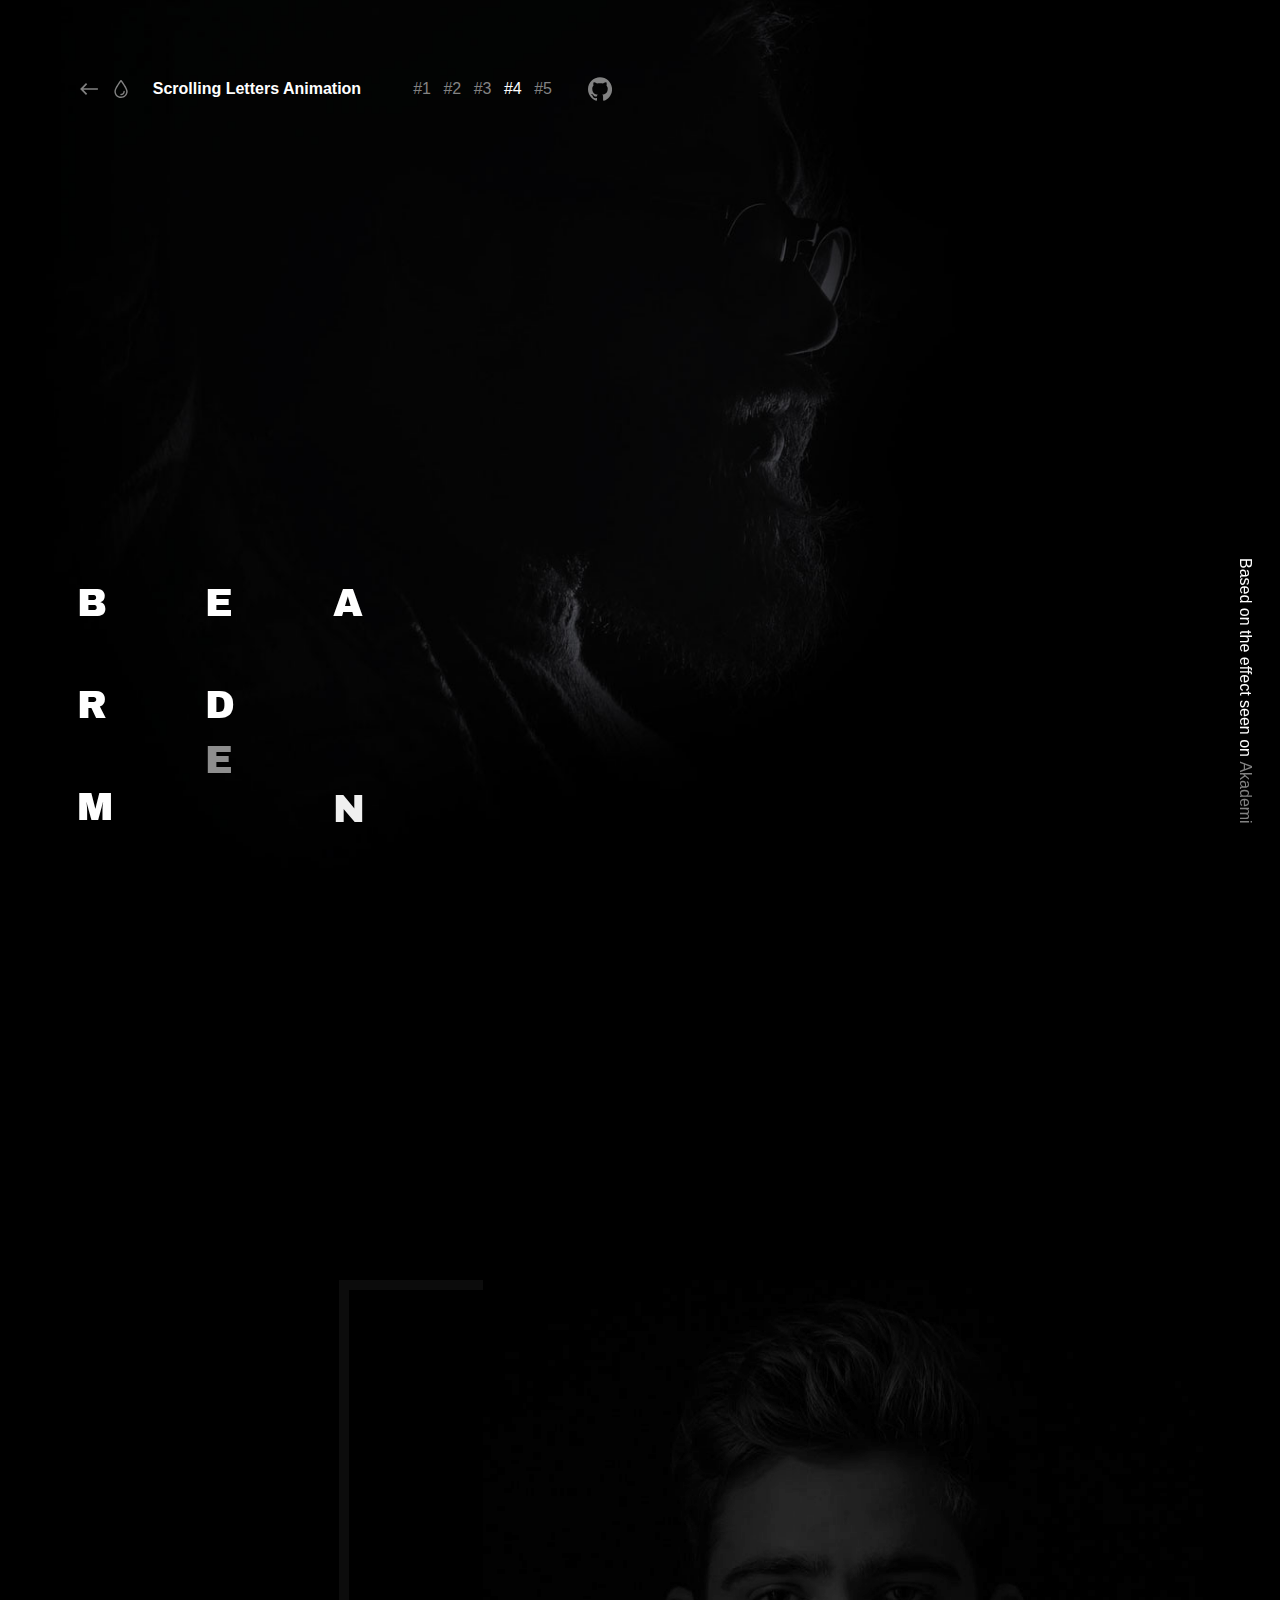
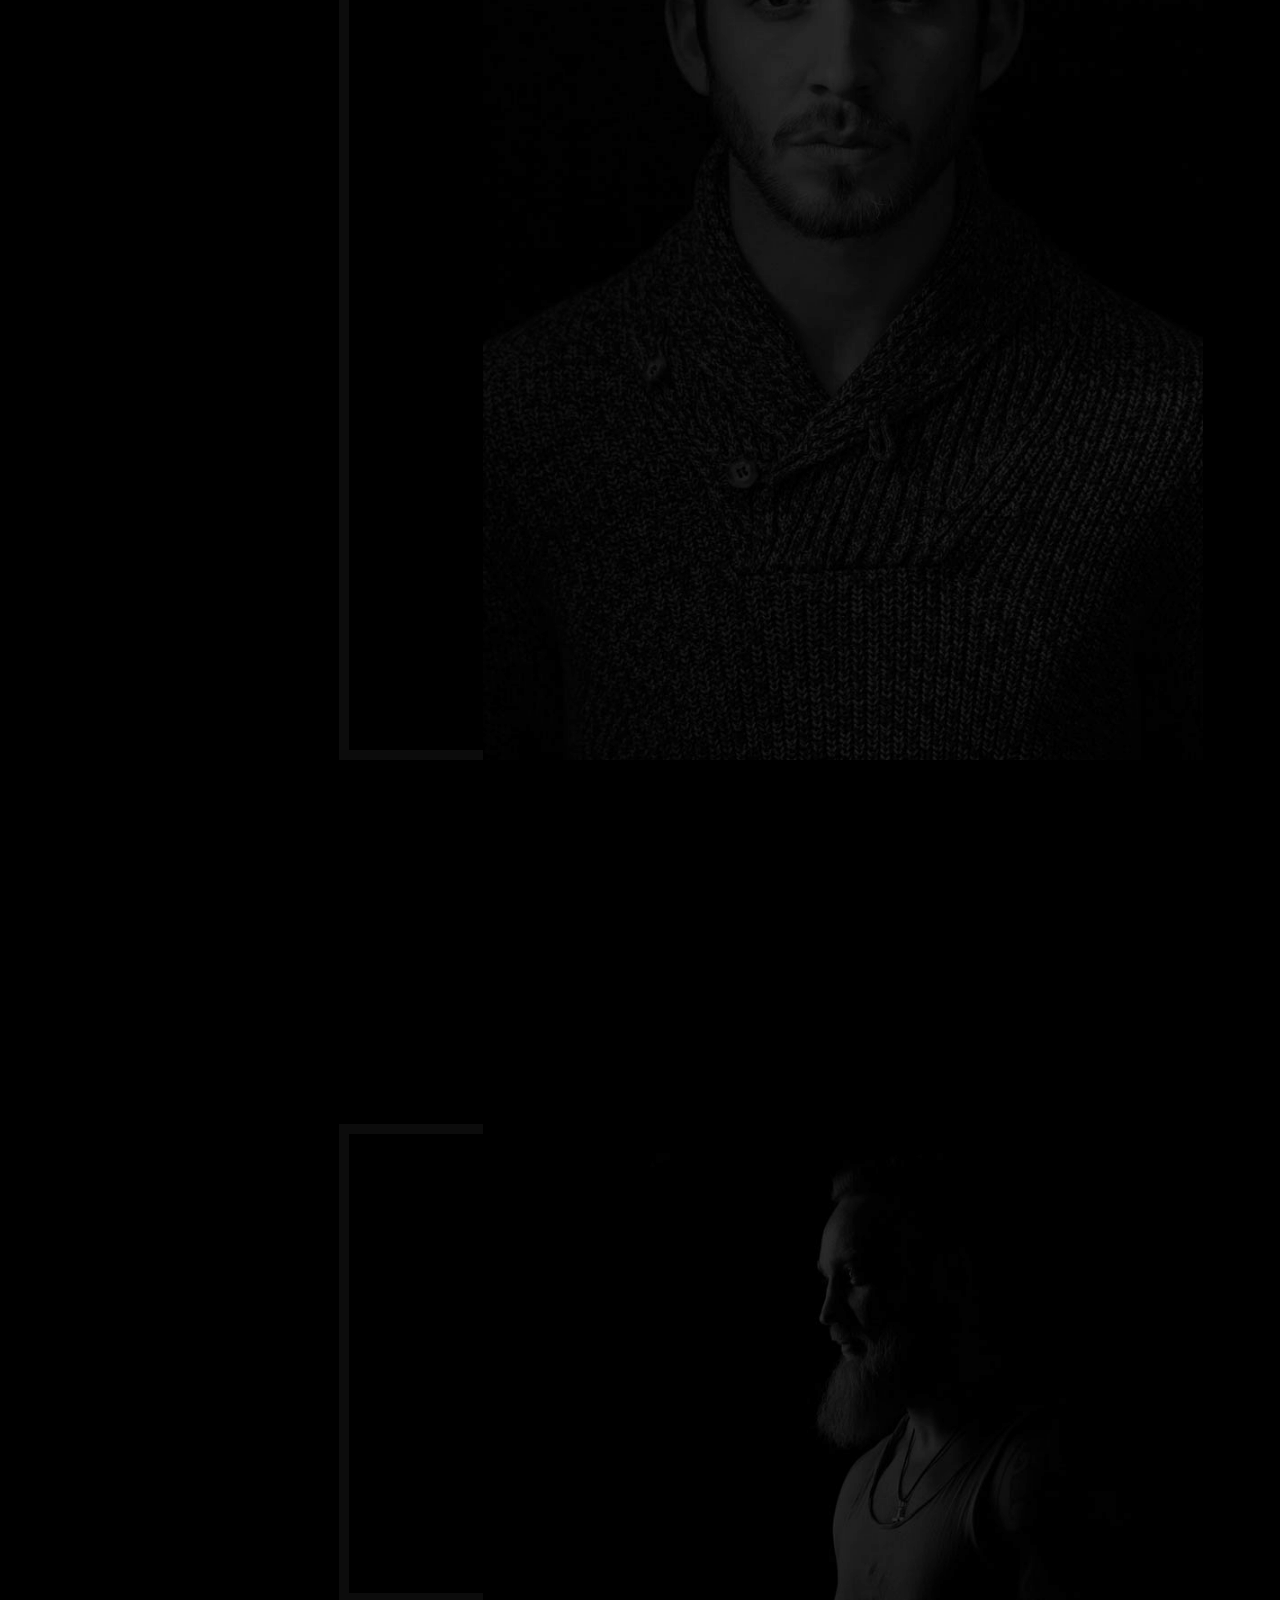
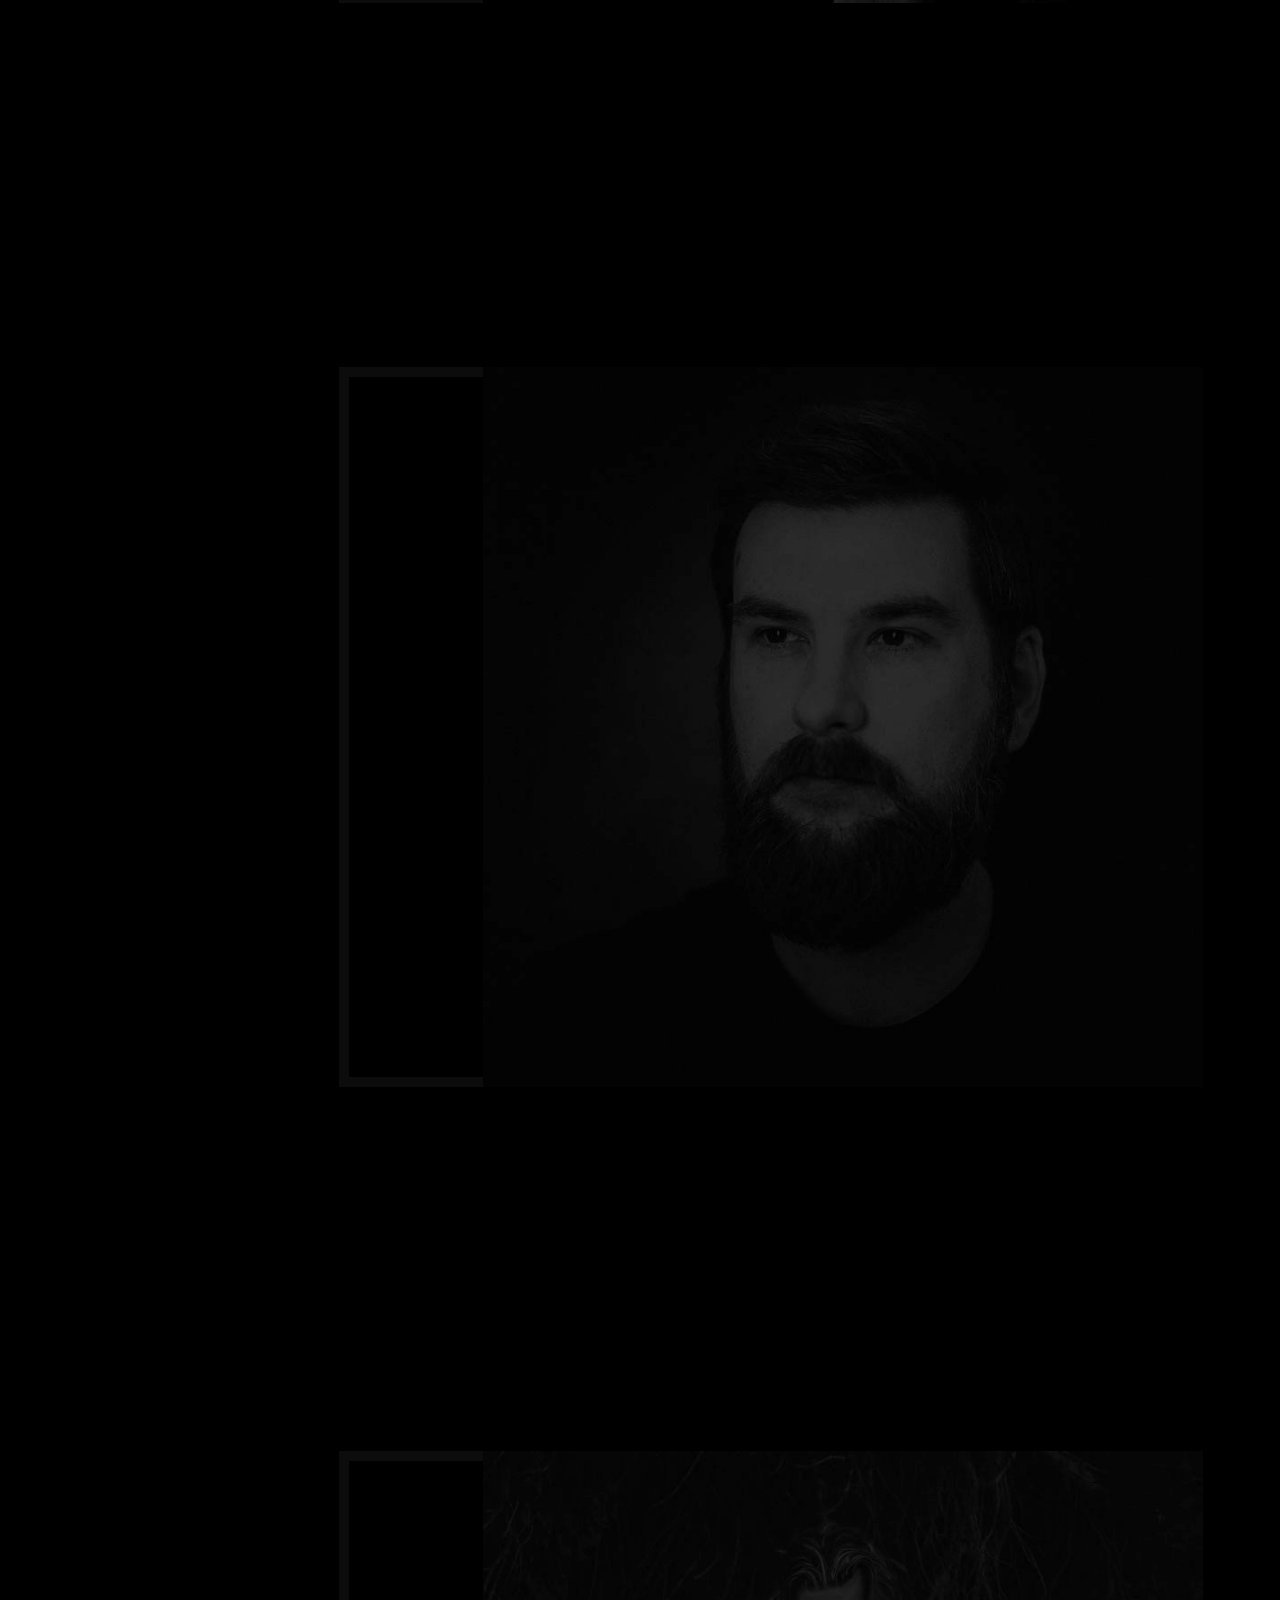
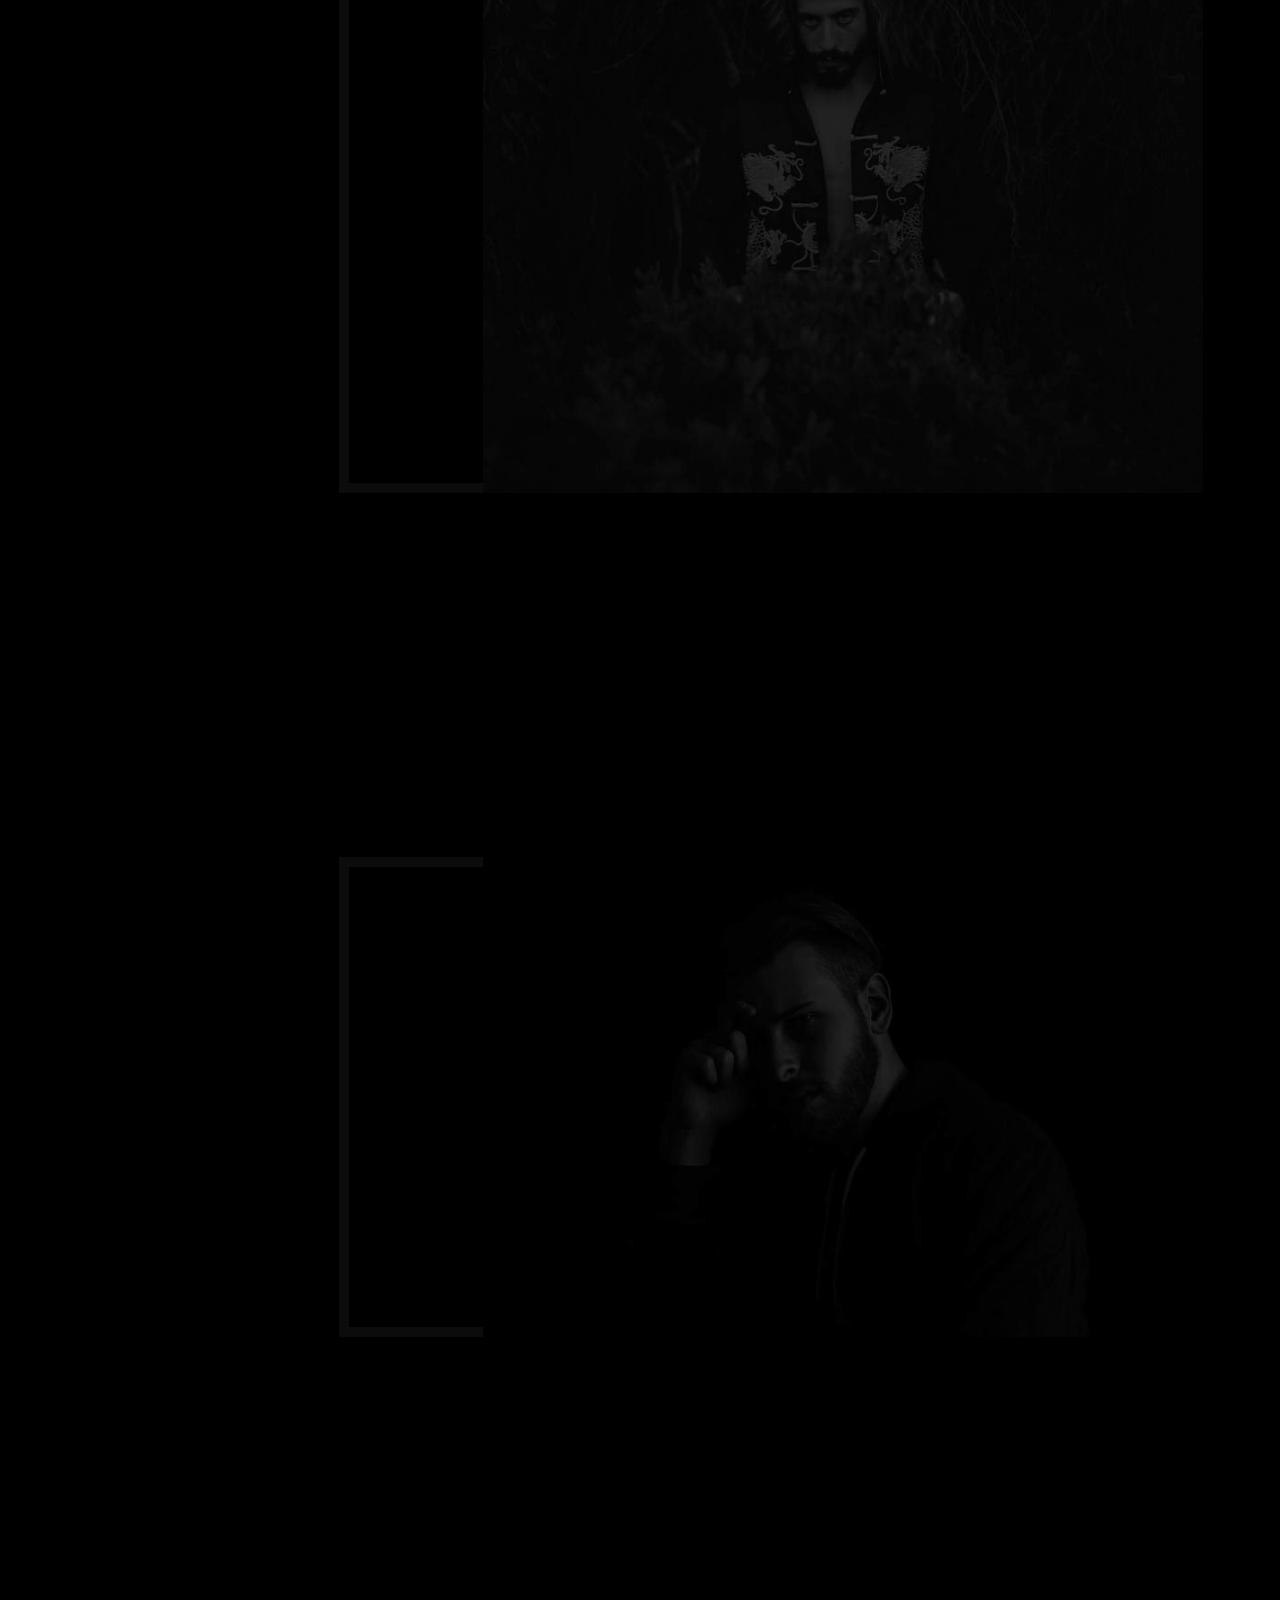
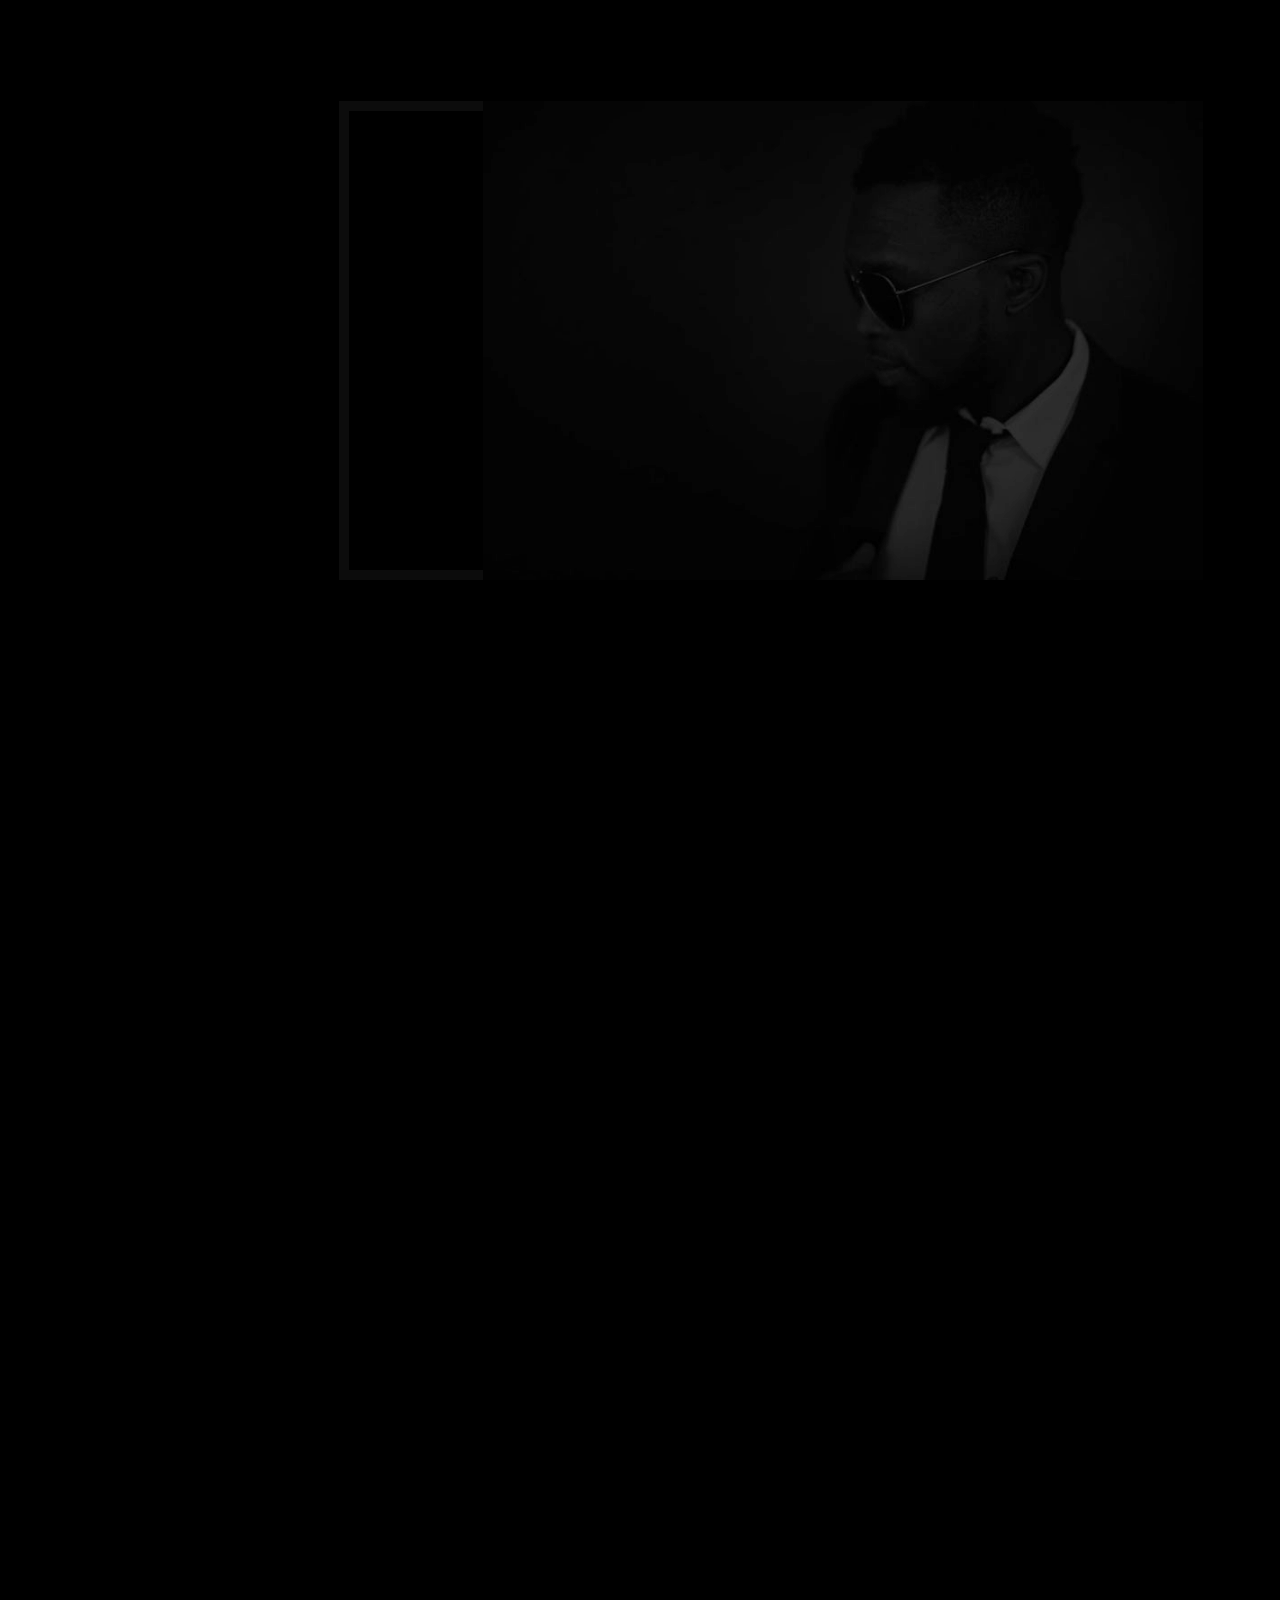
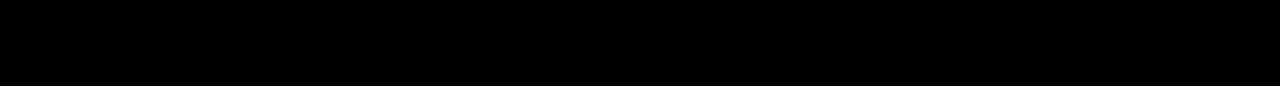
<file: 1/index4.html>
<!DOCTYPE html>
<html lang="zh">
<head>
	<meta charset="UTF-8">
	<meta http-equiv="X-UA-Compatible" content="IE=edge,chrome=1"> 
	<meta name="viewport" content="width=device-width, initial-scale=1.0">
	<title>滚动页面标题文字动态变化js特效|DEMO4_jQuery之家-自由分享jQuery、html5、css3的插件库</title>
	<link rel="stylesheet" type="text/css" href="css/base.css" />
	<link rel="stylesheet" type="text/css" href="css/demo4.css" />
	<script>document.documentElement.className="js";var supportsCssVars=function(){var e,t=document.createElement("style");return t.innerHTML="root: { --tmp-var: bold; }",document.head.appendChild(t),e=!!(window.CSS&&window.CSS.supports&&window.CSS.supports("font-weight","var(--tmp-var)")),t.parentNode.removeChild(t),e};supportsCssVars()||alert("Please view this demo in a modern browser that supports CSS Variables.");</script>
</head>
<body class="demo-4 loading">
		<svg class="hidden">
			<symbol id="icon-arrow" viewBox="0 0 24 24">
				<title>arrow</title>
				<polygon points="6.3,12.8 20.9,12.8 20.9,11.2 6.3,11.2 10.2,7.2 9,6 3.1,12 9,18 10.2,16.8 "/>
			</symbol>
			<symbol id="icon-drop" viewBox="0 0 24 24">
				<title>drop</title>
				<path d="M12,21c-3.6,0-6.6-3-6.6-6.6C5.4,11,10.8,4,11.4,3.2C11.6,3.1,11.8,3,12,3s0.4,0.1,0.6,0.3c0.6,0.8,6.1,7.8,6.1,11.2C18.6,18.1,15.6,21,12,21zM12,4.8c-1.8,2.4-5.2,7.4-5.2,9.6c0,2.9,2.3,5.2,5.2,5.2s5.2-2.3,5.2-5.2C17.2,12.2,13.8,7.3,12,4.8z"/><path d="M12,18.2c-0.4,0-0.7-0.3-0.7-0.7s0.3-0.7,0.7-0.7c1.3,0,2.4-1.1,2.4-2.4c0-0.4,0.3-0.7,0.7-0.7c0.4,0,0.7,0.3,0.7,0.7C15.8,16.5,14.1,18.2,12,18.2z"/>
			</symbol>
			<symbol id="icon-github" viewBox="0 0 32.6 31.8">
				<title>github</title>
				<path d="M16.3,0C7.3,0,0,7.3,0,16.3c0,7.2,4.7,13.3,11.1,15.5c0.8,0.1,1.1-0.4,1.1-0.8c0-0.4,0-1.4,0-2.8c-4.5,1-5.5-2.2-5.5-2.2c-0.7-1.9-1.8-2.4-1.8-2.4c-1.5-1,0.1-1,0.1-1c1.6,0.1,2.5,1.7,2.5,1.7c1.5,2.5,3.8,1.8,4.7,1.4c0.1-1.1,0.6-1.8,1-2.2c-3.6-0.4-7.4-1.8-7.4-8.1c0-1.8,0.6-3.2,1.7-4.4C7.4,10.7,6.8,9,7.7,6.8c0,0,1.4-0.4,4.5,1.7c1.3-0.4,2.7-0.5,4.1-0.5c1.4,0,2.8,0.2,4.1,0.5c3.1-2.1,4.5-1.7,4.5-1.7c0.9,2.2,0.3,3.9,0.2,4.3c1,1.1,1.7,2.6,1.7,4.4c0,6.3-3.8,7.6-7.4,8c0.6,0.5,1.1,1.5,1.1,3c0,2.2,0,3.9,0,4.5c0,0.4,0.3,0.9,1.1,0.8c6.5-2.2,11.1-8.3,11.1-15.5C32.6,7.3,25.3,0,16.3,0z"/>
			</symbol>
		</svg>
		<main>
			<div class="content">
				<header class="codrops-header">
					<div class="codrops-links">
						<a class="codrops-icon codrops-icon--prev" href="http://www.htmleaf.com/jQuery/Text-Link-Effects/201802214983.html" title="返回下载页"><svg class="icon icon--arrow"><use xlink:href="#icon-arrow"></use></svg></a>
						<a class="codrops-icon codrops-icon--drop" href="http://www.htmleaf.com/" title="jQuery之家"><svg class="icon icon--drop"><use xlink:href="#icon-drop"></use></svg></a>
					</div>
					<h1 class="codrops-header__title">Scrolling Letters Animation</h1>
					<nav class="demos">
						<a class="demo" href="index.html"><span>#1</span></a>
						<a class="demo" href="index2.html"><span>#2</span></a>
						<a class="demo" href="index3.html"><span>#3</span></a>
						<a class="demo demo--current" href="index4.html"><span>#4</span></a>
						<a class="demo" href="index5.html"><span>#5</span></a>
					</nav>
					<a href="https://github.com/codrops/ScrollingLettersAnimation" title="Find this project on GitHub" class="github" target="_blank"><svg class="icon icon--github"><use xlink:href="#icon-github"></use></svg></a>
				</header>
				<p class="info">Based on the effect seen on <a href="https://studioakademi.com/" target="_blank">Akademi</a></p>
			</div>
			<div class="content">
				<div class="content__section">
					<h2 class="content__text">Beard Men</h2>
				</div>
				<div class="content__section">
					<a class="content__link"><img class="content__img" src="img/set4/1.jpg" alt="img"/></a>
					<h2 class="content__text">Dan Hobbs</h2>
				</div>
				<div class="content__section">
					<a class="content__link"><img class="content__img" src="img/set4/2.jpg" alt="img"/></a>
					<h2 class="content__text">Loo Waltz</h2>
				</div>
				<div class="content__section">
					<a class="content__link"><img class="content__img" src="img/set4/3.jpg" alt="img"/></a>
					<h2 class="content__text">Gary Hunt</h2>
				</div>
				<div class="content__section">
					<a class="content__link"><img class="content__img" src="img/set4/4.jpg" alt="img"/></a>
					<h2 class="content__text">Kevin Woo</h2>
				</div>
				<div class="content__section">
					<a class="content__link"><img class="content__img" src="img/set4/5.jpg" alt="img"/></a>
					<h2 class="content__text">Mike Hood</h2>
				</div>
				<div class="content__section">
					<a class="content__link content__link--nobottom"><img class="content__img" src="img/set4/6.jpg" alt="img"/></a>
					<h2 class="content__text">Ben Fine</h2>
				</div>
				<div class="content__section">
					<h2 class="content__text">Thank you</h2>
				</div>
			</div>
		</main>
		<script src="js/imagesloaded.pkgd.min.js"></script>
		<script src="js/charming.min.js"></script>
		<script src="js/anime.min.js"></script>
		<script src="js/demo4.js"></script>
	</body>
</html>
</file>
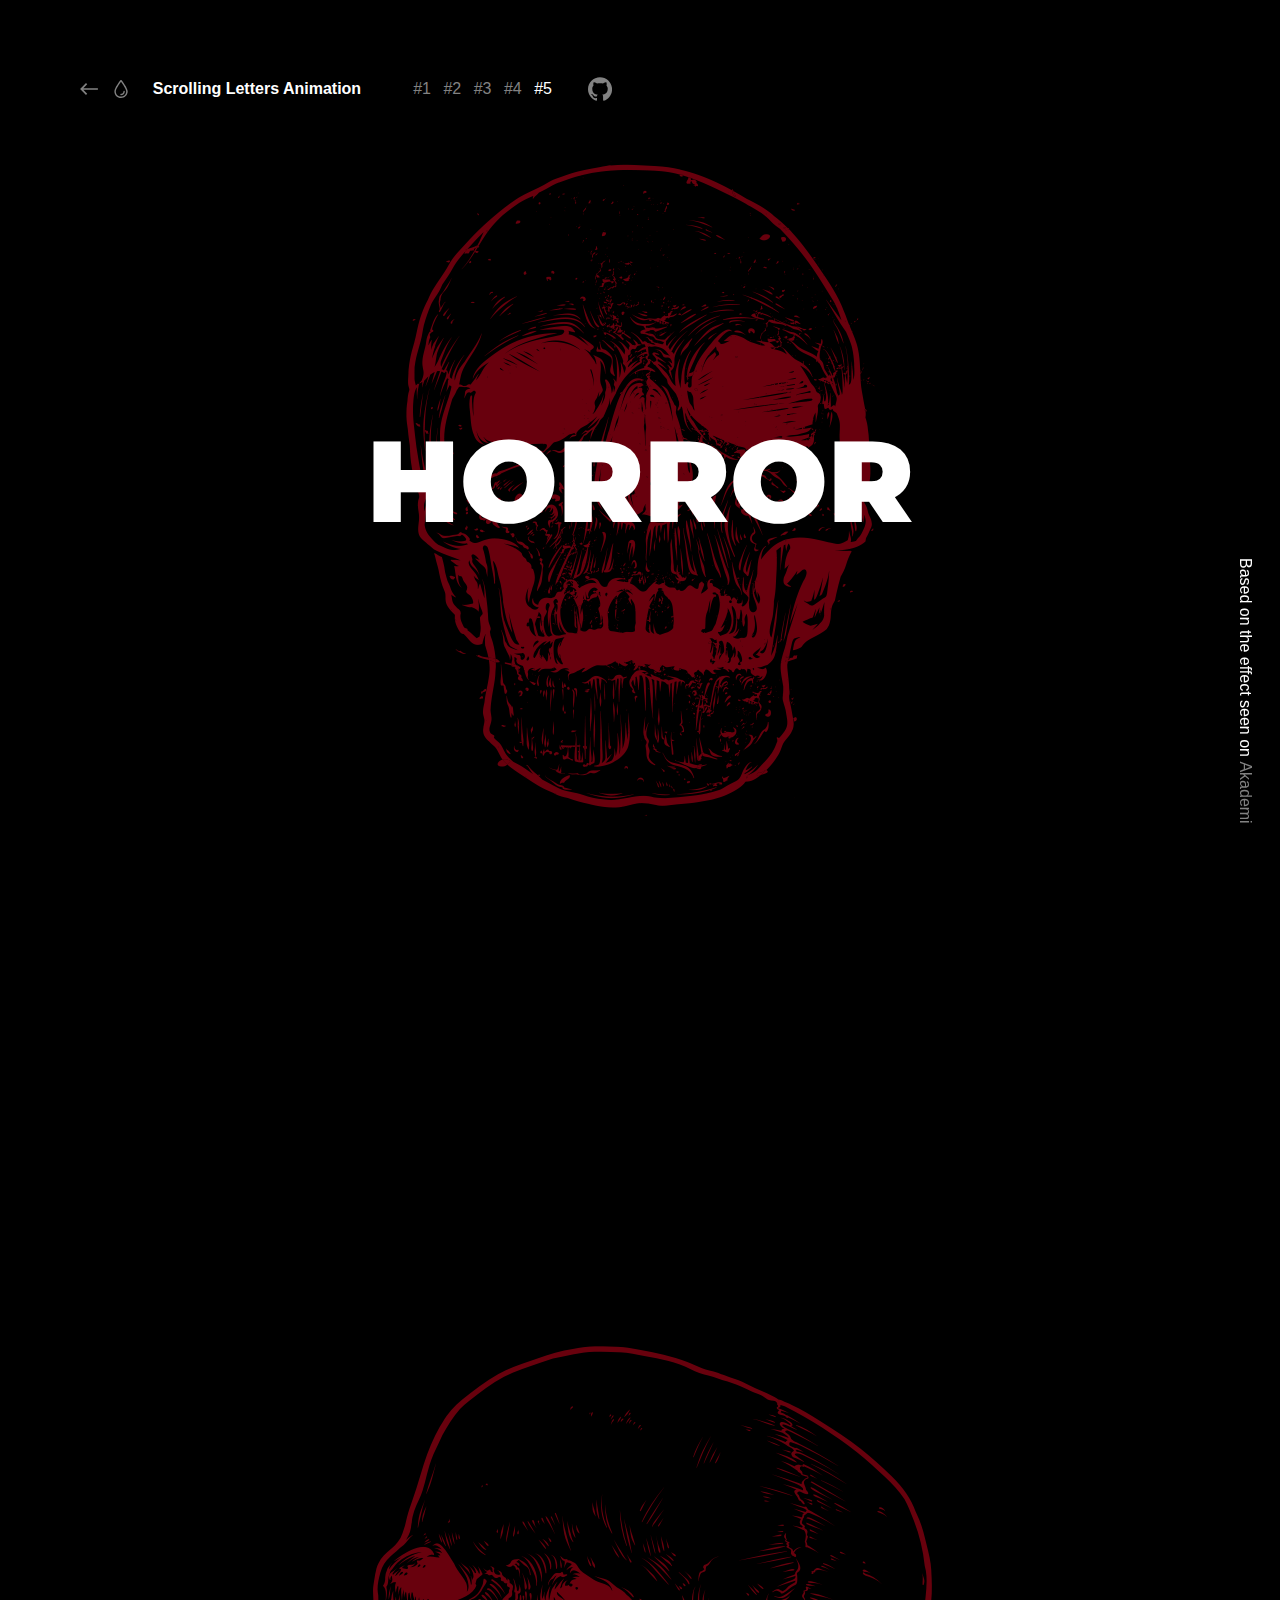
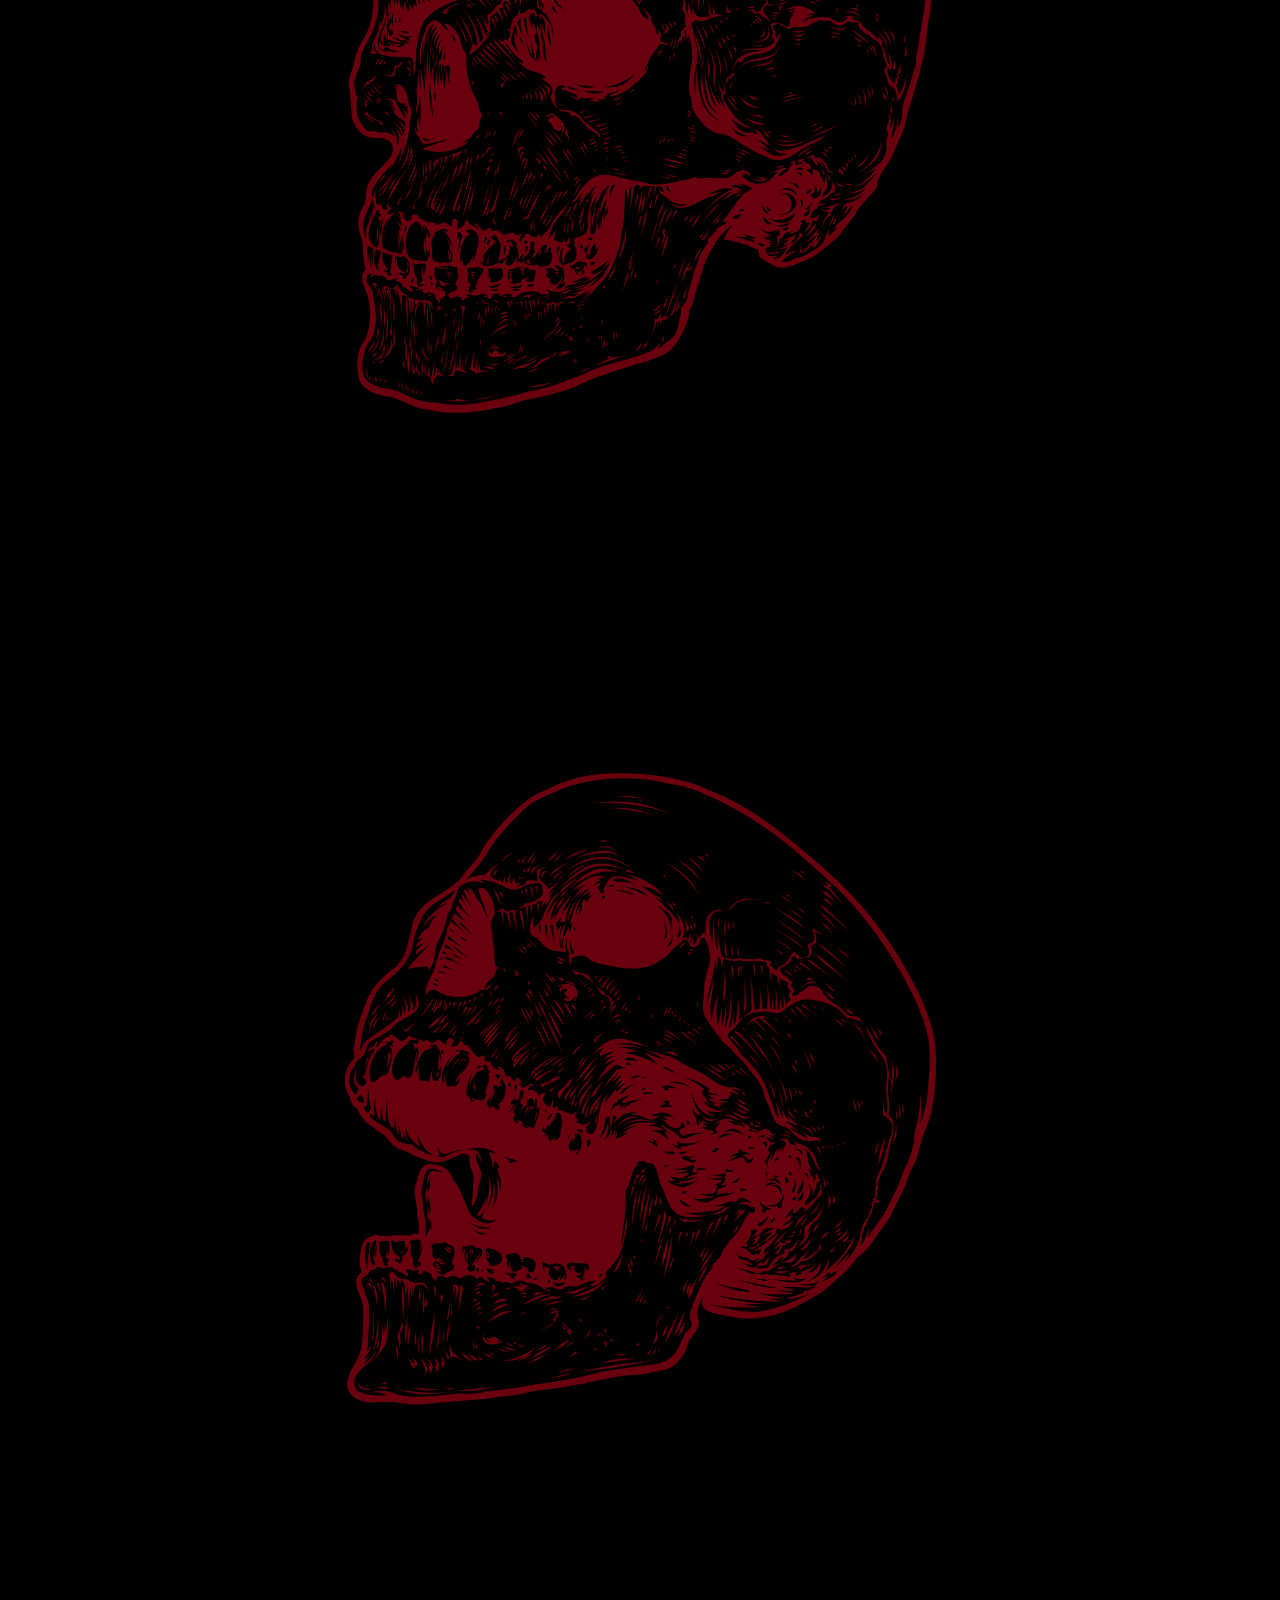
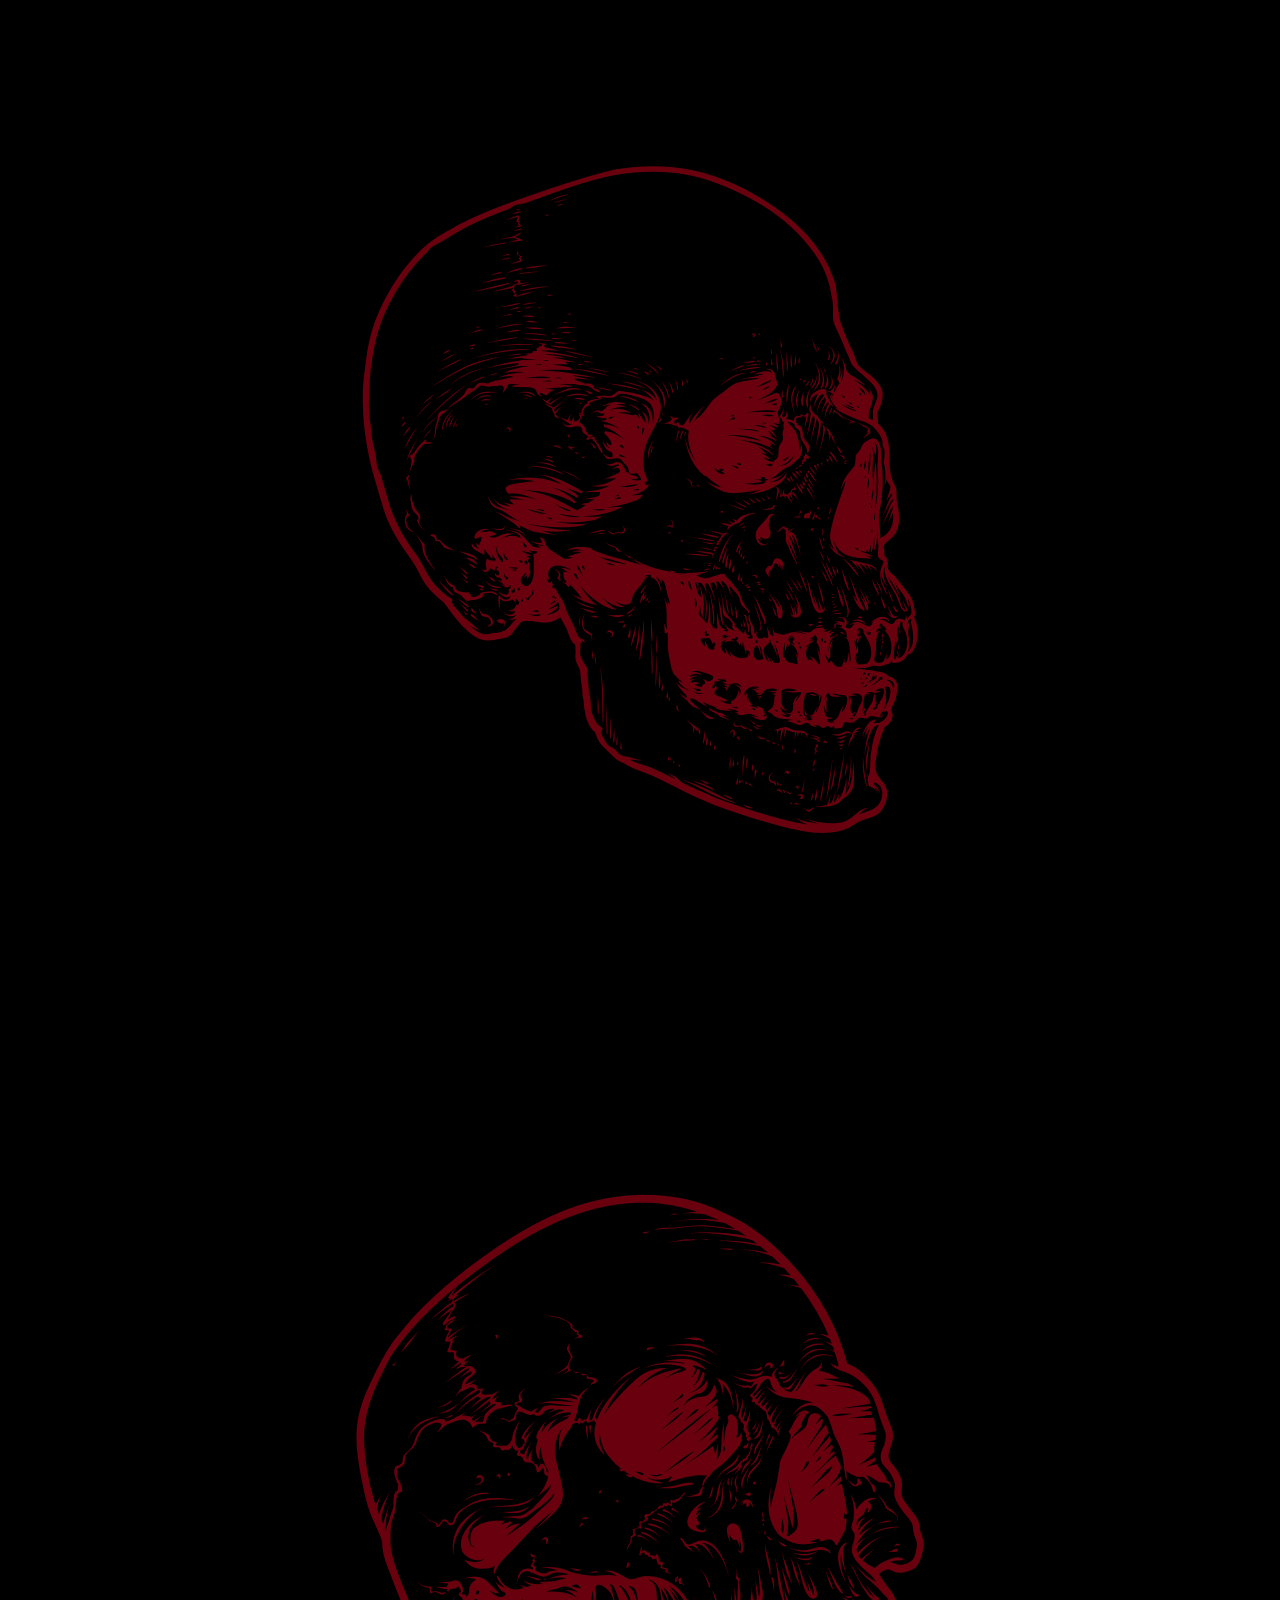
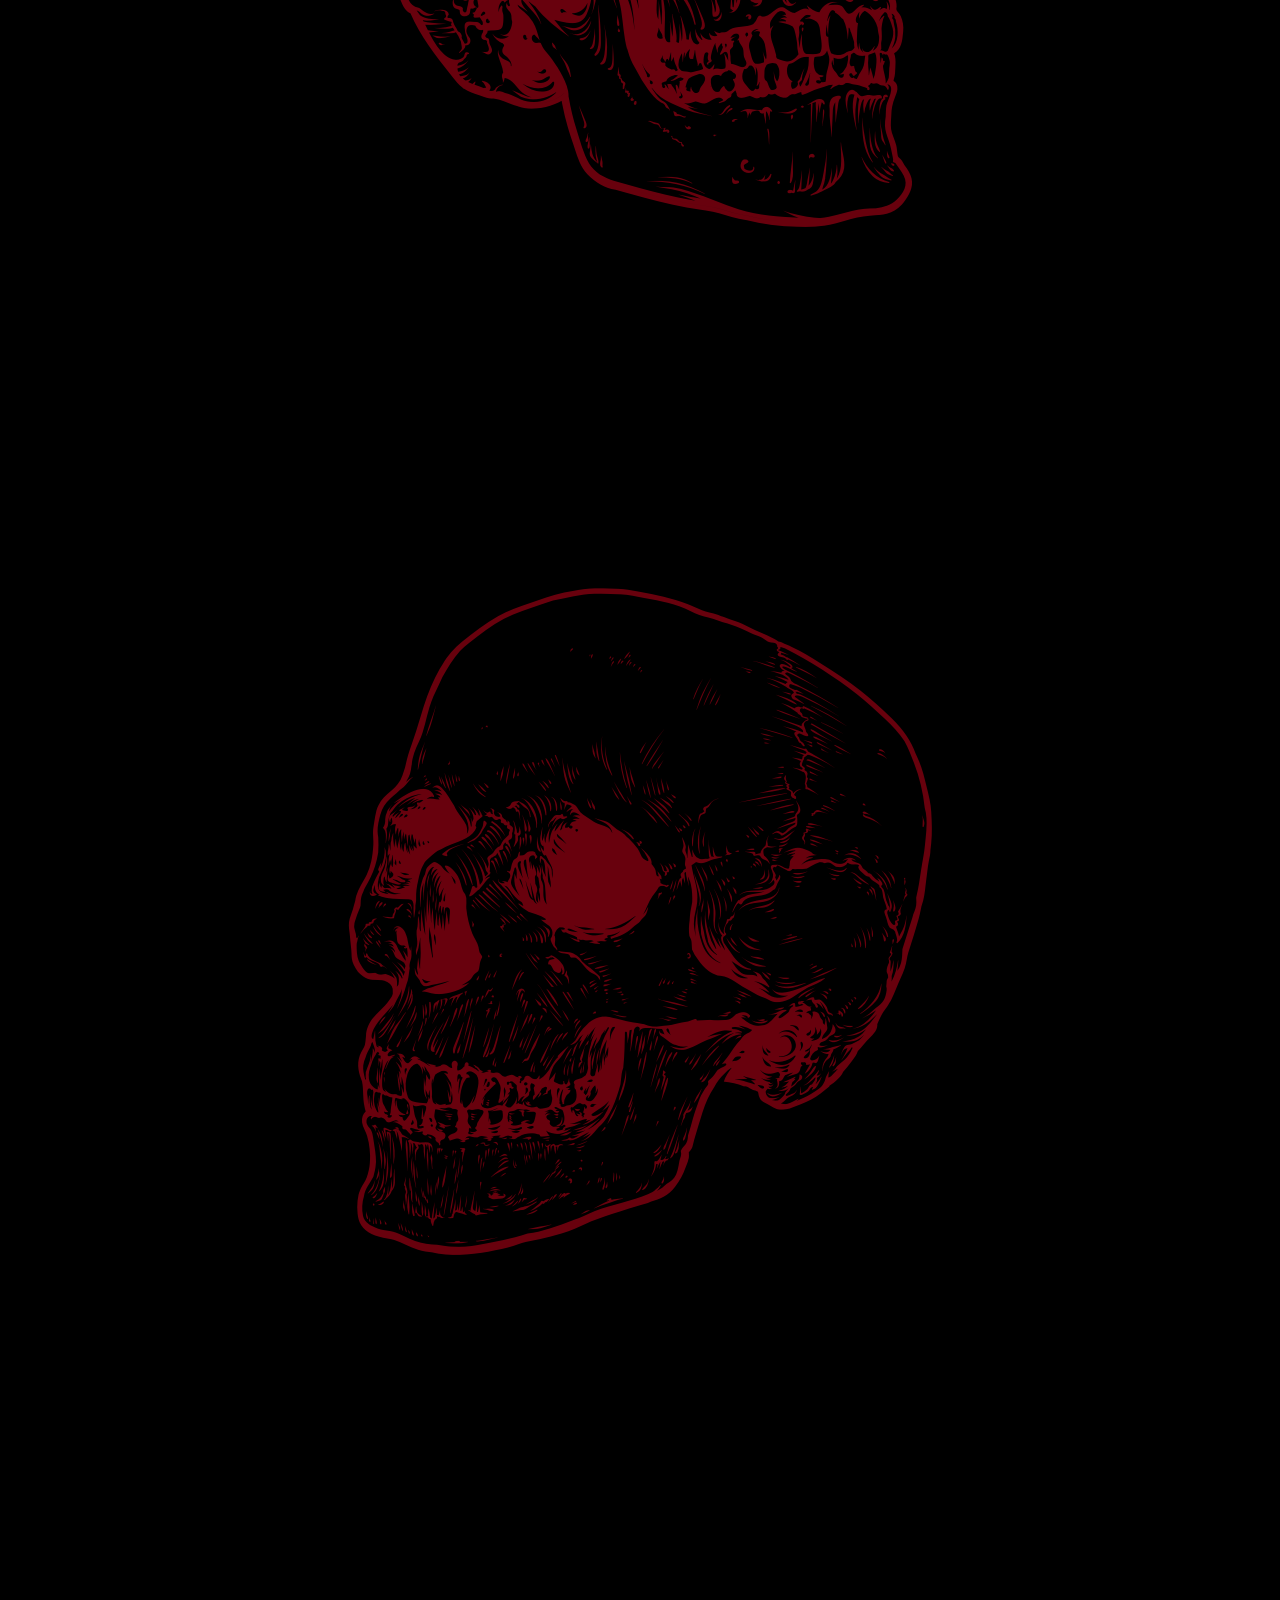
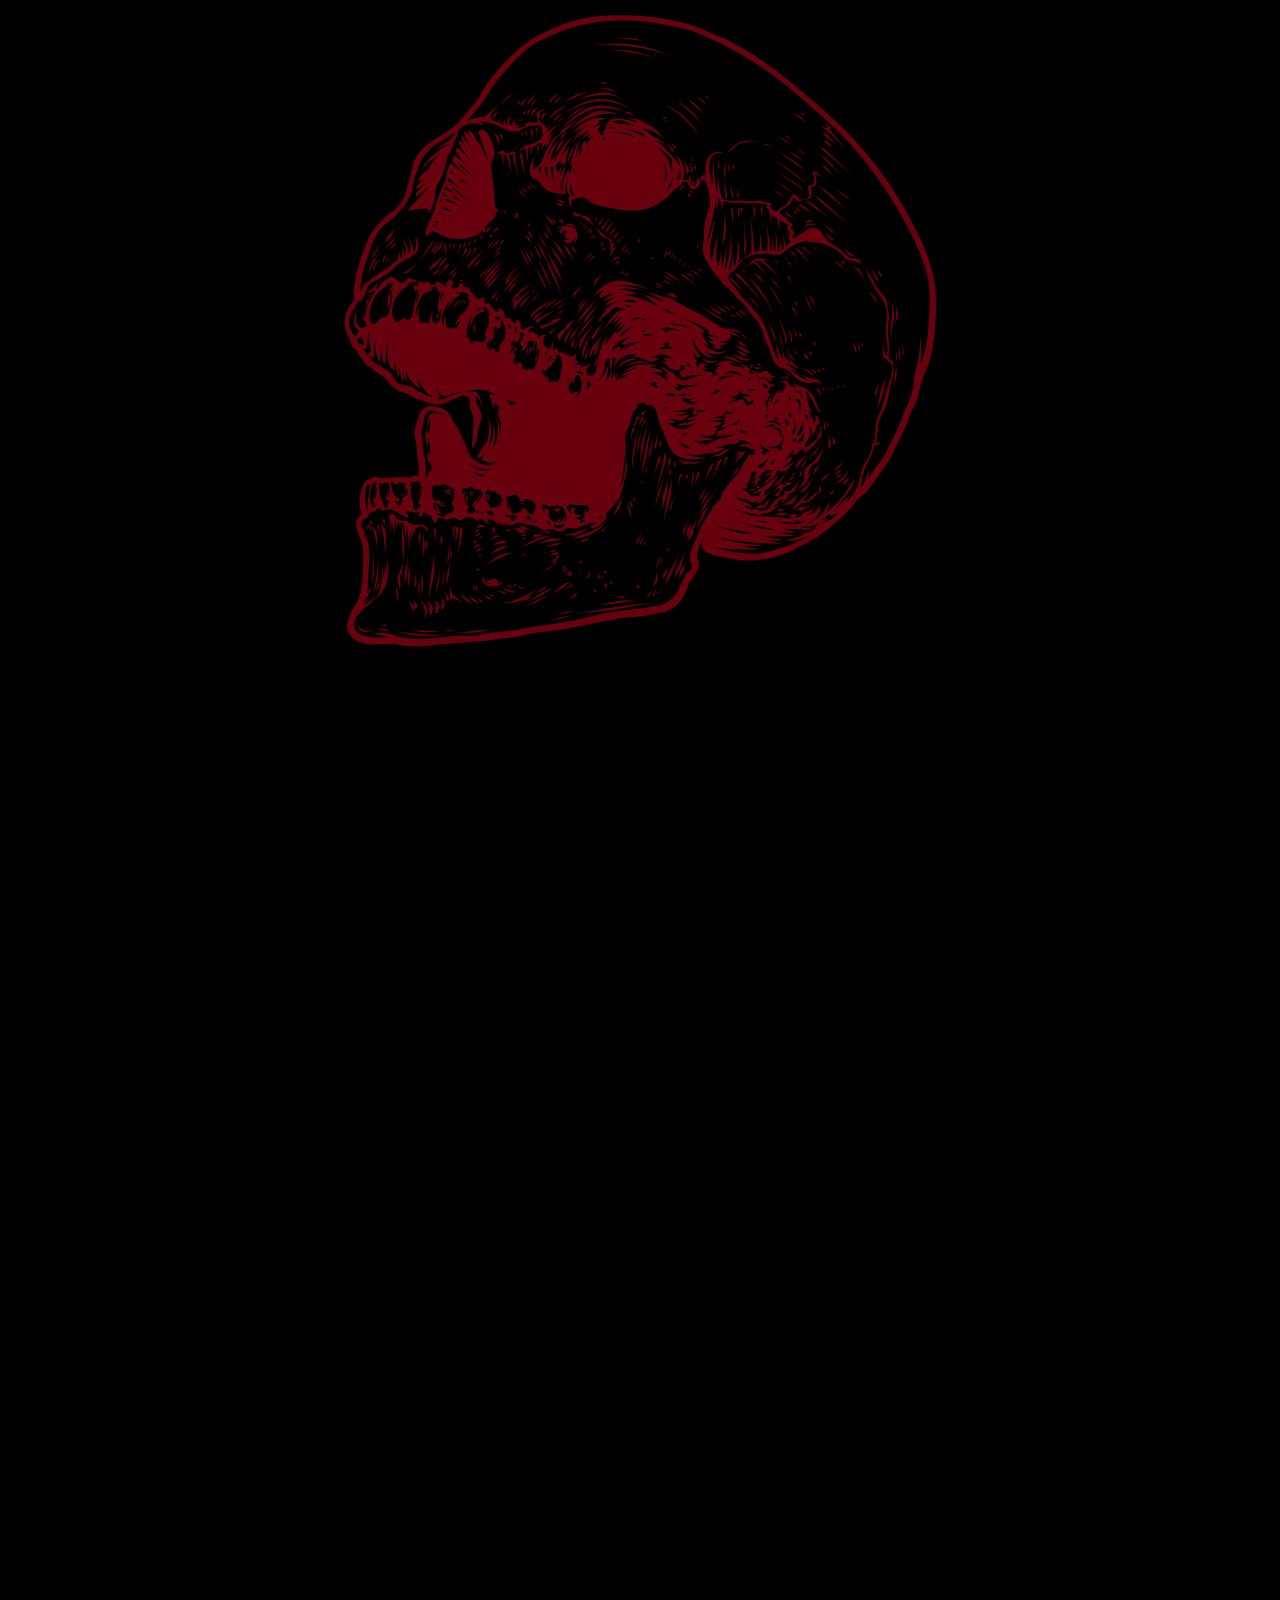
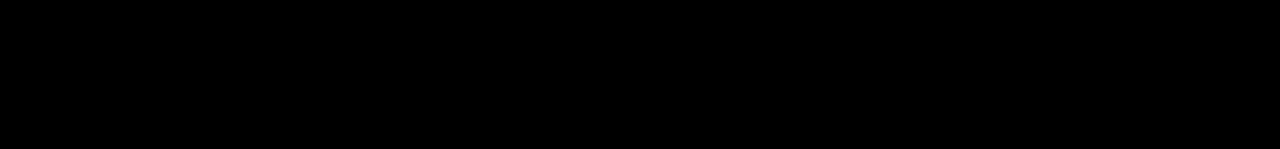
<file: 1/index5.html>
<!DOCTYPE html>
<html lang="zh">
<head>
	<meta charset="UTF-8">
	<meta http-equiv="X-UA-Compatible" content="IE=edge,chrome=1"> 
	<meta name="viewport" content="width=device-width, initial-scale=1.0">
	<title>滚动页面标题文字动态变化js特效|DEMO5_jQuery之家-自由分享jQuery、html5、css3的插件库</title>
	<link rel="stylesheet" type="text/css" href="css/base.css" />
	<link rel="stylesheet" type="text/css" href="css/demo5.css" />
	<script>document.documentElement.className="js";var supportsCssVars=function(){var e,t=document.createElement("style");return t.innerHTML="root: { --tmp-var: bold; }",document.head.appendChild(t),e=!!(window.CSS&&window.CSS.supports&&window.CSS.supports("font-weight","var(--tmp-var)")),t.parentNode.removeChild(t),e};supportsCssVars()||alert("Please view this demo in a modern browser that supports CSS Variables.");</script>
</head>
<body class="demo-5 loading">
		<svg class="hidden">
			<symbol id="icon-arrow" viewBox="0 0 24 24">
				<title>arrow</title>
				<polygon points="6.3,12.8 20.9,12.8 20.9,11.2 6.3,11.2 10.2,7.2 9,6 3.1,12 9,18 10.2,16.8 "/>
			</symbol>
			<symbol id="icon-drop" viewBox="0 0 24 24">
				<title>drop</title>
				<path d="M12,21c-3.6,0-6.6-3-6.6-6.6C5.4,11,10.8,4,11.4,3.2C11.6,3.1,11.8,3,12,3s0.4,0.1,0.6,0.3c0.6,0.8,6.1,7.8,6.1,11.2C18.6,18.1,15.6,21,12,21zM12,4.8c-1.8,2.4-5.2,7.4-5.2,9.6c0,2.9,2.3,5.2,5.2,5.2s5.2-2.3,5.2-5.2C17.2,12.2,13.8,7.3,12,4.8z"/><path d="M12,18.2c-0.4,0-0.7-0.3-0.7-0.7s0.3-0.7,0.7-0.7c1.3,0,2.4-1.1,2.4-2.4c0-0.4,0.3-0.7,0.7-0.7c0.4,0,0.7,0.3,0.7,0.7C15.8,16.5,14.1,18.2,12,18.2z"/>
			</symbol>
			<symbol id="icon-github" viewBox="0 0 32.6 31.8">
				<title>github</title>
				<path d="M16.3,0C7.3,0,0,7.3,0,16.3c0,7.2,4.7,13.3,11.1,15.5c0.8,0.1,1.1-0.4,1.1-0.8c0-0.4,0-1.4,0-2.8c-4.5,1-5.5-2.2-5.5-2.2c-0.7-1.9-1.8-2.4-1.8-2.4c-1.5-1,0.1-1,0.1-1c1.6,0.1,2.5,1.7,2.5,1.7c1.5,2.5,3.8,1.8,4.7,1.4c0.1-1.1,0.6-1.8,1-2.2c-3.6-0.4-7.4-1.8-7.4-8.1c0-1.8,0.6-3.2,1.7-4.4C7.4,10.7,6.8,9,7.7,6.8c0,0,1.4-0.4,4.5,1.7c1.3-0.4,2.7-0.5,4.1-0.5c1.4,0,2.8,0.2,4.1,0.5c3.1-2.1,4.5-1.7,4.5-1.7c0.9,2.2,0.3,3.9,0.2,4.3c1,1.1,1.7,2.6,1.7,4.4c0,6.3-3.8,7.6-7.4,8c0.6,0.5,1.1,1.5,1.1,3c0,2.2,0,3.9,0,4.5c0,0.4,0.3,0.9,1.1,0.8c6.5-2.2,11.1-8.3,11.1-15.5C32.6,7.3,25.3,0,16.3,0z"/>
			</symbol>
		</svg>
		<main>
			<div class="content">
				<header class="codrops-header">
					<div class="codrops-links">
						<a class="codrops-icon codrops-icon--prev" href="http://www.htmleaf.com/jQuery/Text-Link-Effects/201802214983.html" title="返回下载页"><svg class="icon icon--arrow"><use xlink:href="#icon-arrow"></use></svg></a>
						<a class="codrops-icon codrops-icon--drop" href="http://www.htmleaf.com/" title="jQuery之家"><svg class="icon icon--drop"><use xlink:href="#icon-drop"></use></svg></a>
					</div>
					<h1 class="codrops-header__title">Scrolling Letters Animation</h1>
					<nav class="demos">
						<a class="demo" href="index.html"><span>#1</span></a>
						<a class="demo" href="index2.html"><span>#2</span></a>
						<a class="demo" href="index3.html"><span>#3</span></a>
						<a class="demo" href="index4.html"><span>#4</span></a>
						<a class="demo demo--current" href="index5.html"><span>#5</span></a>
					</nav>
					<a href="https://github.com/codrops/ScrollingLettersAnimation" title="Find this project on GitHub" class="github" target="_blank"><svg class="icon icon--github"><use xlink:href="#icon-github"></use></svg></a>
				</header>
				<p class="info">Based on the effect seen on <a href="https://studioakademi.com/" target="_blank">Akademi</a></p>
			</div>
			<div class="content">
				<div class="content__section">
					<img class="content__img" src="img/set5/0.png" alt="img"/>
					<h2 class="content__text">Horror</h2>
				</div>
				<div class="content__section">
					<a class="content__link"><img class="content__img" src="img/set5/1.png" alt="img"/></a>
					<h2 class="content__text">Society</h2>
				</div>
				<div class="content__section">
					<a class="content__link"><img class="content__img" src="img/set5/2.png" alt="img"/></a>
					<h2 class="content__text">Braindead</h2>
				</div>
				<div class="content__section">
					<a class="content__link"><img class="content__img" src="img/set5/3.png" alt="img"/></a>
					<h2 class="content__text">Session 9</h2>
				</div>
				<div class="content__section">
					<a class="content__link"><img class="content__img" src="img/set5/4.png" alt="img"/></a>
					<h2 class="content__text">Phantasm</h2>
				</div>
				<div class="content__section">
					<a class="content__link"><img class="content__img" src="img/set5/1.png" alt="img"/></a>
					<h2 class="content__text">Hellraiser</h2>
				</div>
				<div class="content__section">
					<a class="content__link content__link--nobottom"><img class="content__img" src="img/set5/2.png" alt="img"/></a>
					<h2 class="content__text">Psycho</h2>
				</div>
				<div class="content__section">
					<h2 class="content__text">Have Fun</h2>
				</div>
			</div>
		</main>
		<script src="js/imagesloaded.pkgd.min.js"></script>
		<script src="js/charming.min.js"></script>
		<script src="js/anime.min.js"></script>
		<script src="js/demo5.js"></script>
	</body>
</html>
</file>
<file: 1/css/base.css>
article,aside,details,figcaption,figure,footer,header,hgroup,main,nav,section,summary{display:block;}audio,canvas,video{display:inline-block;}audio:not([controls]){display:none;height:0;}[hidden]{display:none;}html{font-family:sans-serif;-ms-text-size-adjust:100%;-webkit-text-size-adjust:100%;}body{margin:0;}a:focus{outline:thin dotted;}a:active,a:hover{outline:0;}h1{font-size:2em;margin:0.67em 0;}abbr[title]{border-bottom:1px dotted;}b,strong{font-weight:bold;}dfn{font-style:italic;}hr{-moz-box-sizing:content-box;box-sizing:content-box;height:0;}mark{background:#ff0;color:#000;}code,kbd,pre,samp{font-family:monospace,serif;font-size:1em;}pre{white-space:pre-wrap;}q{quotes:"\201C" "\201D" "\2018" "\2019";}small{font-size:80%;}sub,sup{font-size:75%;line-height:0;position:relative;vertical-align:baseline;}sup{top:-0.5em;}sub{bottom:-0.25em;}img{border:0;}svg:not(:root){overflow:hidden;}figure{margin:0;}fieldset{border:1px solid #c0c0c0;margin:0 2px;padding:0.35em 0.625em 0.75em;}legend{border:0;padding:0;}button,input,select,textarea{font-family:inherit;font-size:100%;margin:0;}button,input{line-height:normal;}button,select{text-transform:none;}button,html input[type="button"],input[type="reset"],input[type="submit"]{-webkit-appearance:button;cursor:pointer;}button[disabled],html input[disabled]{cursor:default;}input[type="checkbox"],input[type="radio"]{box-sizing:border-box;padding:0;}input[type="search"]{-webkit-appearance:textfield;-moz-box-sizing:content-box;-webkit-box-sizing:content-box;box-sizing:content-box;}input[type="search"]::-webkit-search-cancel-button,input[type="search"]::-webkit-search-decoration{-webkit-appearance:none;}button::-moz-focus-inner,input::-moz-focus-inner{border:0;padding:0;}textarea{overflow:auto;vertical-align:top;}table{border-collapse:collapse;border-spacing:0;}
*,
*::after,
*::before {
	box-sizing: border-box;
}

body {
	font-family: -apple-system, BlinkMacSystemFont, "Segoe UI", Helvetica, Arial, sans-serif;
	min-height: 100vh;
	color: #57585c;
	color: var(--color-text);
	background-color: #fff;
	background: var(--color-bg);
	-webkit-font-smoothing: antialiased;
	-moz-osx-font-smoothing: grayscale;
}

a {
	text-decoration: none;
	color: var(--color-link);
	outline: none;
	cursor: pointer;
}

a:hover,
a:focus {
	color: var(--color-link-hover);
	outline: none;
}

button:focus {
	outline: none;
}

/* Page Loader */
.js .loading::before {
	content: '';
	position: fixed;
	z-index: 100000;
	top: 0;
	left: 0;
	width: 100%;
	height: 100%;
	background: var(--color-bg);
}

.js .loading::after {
	content: '';
	position: fixed;
	z-index: 100000;
	top: 50%;
	left: 50%;
	width: 60px;
	height: 60px;
	margin: -30px 0 0 -30px;
	pointer-events: none;
	border-radius: 50%;
	opacity: 0.4;
	background: var(--color-link);
	animation: loaderAnim 0.7s linear infinite alternate forwards;
}

@keyframes loaderAnim {
	to {
		opacity: 1;
		transform: scale3d(0.5,0.5,1);
	}
}

.hidden {
	position: absolute;
	overflow: hidden;
	width: 0;
	height: 0;
	pointer-events: none;
}

/* Icons */
.icon {
	display: block;
	width: 1.5em;
	height: 1.5em;
	margin: 0 auto;
	fill: currentColor;
}

main {
	position: relative;
}

/* Header */
.codrops-header {
	padding: calc(6vmax - 0.25rem);
	position: relative;
	z-index: 100;
	display: flex;
	align-items: flex-start;
	align-items: center;
	flex-wrap: wrap;
}

.codrops-header::before {
	content: 'Your browser does not support Intersection Observer API';
	position: absolute;
	background: red;
	padding: 0.5rem;
	font-weight: bold;
	font-size: 0.75rem;
	color: #fff;
	top: 0;
	left: 0;
	width: 100%;
	z-index: 1000;
}

.ioapi .codrops-header::before {
	display: none;
}

.codrops-header__title {
	font-size: 1em;
	font-weight: bold;
	margin: 0;
	padding: 0 1em;
}

.codrops-links {
	position: relative;
	display: flex;
	justify-content: center;
	text-align: center;
	white-space: nowrap;
}

.codrops-icon {
	display: inline-block;
	padding: 0.25rem;
}

.github {
	display: block;
	margin: 0 2rem;
}

.info {
	position: fixed;
	bottom: 6vmax;
	right: 2vmax;
	margin: 0;
	-webkit-writing-mode: vertical-lr;
	writing-mode: vertical-lr;
	z-index: 100;
	color: var(--color-info);
	text-align: right;
}

.demos {
	position: relative;
	display: block;
	margin: 0 0 0 2rem;
}

.demo {
	margin: 0 0.25em;
}

.demo span {
	white-space: nowrap;
	pointer-events: none;
}

a.demo--current {
	pointer-events: none;
	color: var(--color-link-hover);
}

.content {
	position: relative;
	display: block;
}

.content__section {
	position: relative;
	text-align: right;
	padding: 0 6vmax;
}

.content__section:first-child {
	margin: 0 0 30vh;
}

.content__section:last-child {
	margin: 30vh 0 0;
}

.content__section:first-child,
.content__section:last-child {
	height: calc(100vh - 9.875em);
	text-align: left;
}

.content__link {
	display: block;
	position: relative;
	max-width: 100%;
	margin: 10vh 0 30vh auto;
}

.content__link--nobottom {
	margin-bottom: 10vh;
}

.content__img {
	position: relative;
	display: block;
	max-width: 90%;
	margin: 0 0 0 auto;
}

.content__main,
.content__text {
	color: var(--color-scroll-text);
	font-size: var(--fontsize-scroll-text);
	font-family: var(--font-scroll-text);
	margin: 0;
	line-height: 1;
	text-transform: lowercase;
	font-weight: normal;
}

.content__main,
.content__contact {
	position: absolute;
	bottom: calc(var(--fontsize-scroll-text) * 1.5 + 6vmax);
}

.content__main span {
	display: block;
}

.content__text {
	position: absolute;
	bottom: 6vmax;
	left: 0;
	padding-left: 6vmax;
	z-index: 1000;
	line-height: 0.8;
}

.js .ioapi .content__text {
	position: fixed;
	opacity: 0;
	white-space: pre;
}

.content__text span {
	display: inline-block;
}

.content__contact {
	font-size: calc(var(--fontsize-scroll-text) / 2);
	font-family: var(--font-scroll-text);
}

.content__contact a:last-child {
	display: block;
}

@media screen and (max-width: 50em) {
	.codrops-header {
		display: block;
		text-align: center;
		padding: 2.5rem 1rem 0;
	}
	.codrops-header__title {
		margin: 1rem 0;
	}
	.demos {
		margin: 0;
	}
	.info {
		padding: 0;
		position: relative;
		-webkit-writing-mode: initial;
		writing-mode: initial;
		text-align: center;
		bottom: auto;
		right: auto;
		margin: 0;
	}
	.github {
		display: none;
	}
	.content__text,
	.js.ioapi .content__text {
		bottom: 7rem;
	}
	.content__section:first-child, 
	.content__section:last-child {
		height: calc(100vh - 13.875em);
	}
	.content__main, 
	.content__contact {
		bottom: calc(var(--fontsize-scroll-text) * 1.5 + 15vh);
	}
}
</file>
<file: 1/css/demo1.css>
@import url('https://fonts.googleapis.com/css?family=Roboto+Mono:400,700');

/* Color schemes */
.demo-1 {
	--color-text: #efedeb;
	--color-bg: #0e0e0e;
	--color-link: #1920f3;
	--color-link-hover: #555;
	--color-info: #fff;
	--color-main-text: #1d1c1c;
	--color-scroll-text: #efedeb;
	--font-scroll-text: 'Roboto Mono', monospace;
	--fontsize-scroll-text: 8vw;
}

.content__main {
	color: var(--color-main-text);
}

.js .content__text::before {
	content: '';
	position: absolute;
	left: 0;
	height: 69%;
	bottom: 0;
	width: calc(6vmax - 1.5rem);
	background: var(--color-link);
}
</file>
<file: 10/css/demo.css>
@import url(http://fonts.googleapis.com/css?family=Raleway:400,500,700,900|Dosis:800|Playfair+Display:400,400italic,900italic|Lora:700|Syncopate:700|Roboto+Condensed:300italic|Oswald:700);

*, *:after, *:before { box-sizing: border-box; }
.clearfix:before, .clearfix:after {display: table;  content: ''; }
.clearfix:after { clear: both; }

body {
	background: #fff;
	color: #1e1a1b;
	font-weight: 500;
	font-size: 1em;
	font-family: 'Raleway', Arial, sans-serif;
	-webkit-font-smoothing: antialiased;
	-moz-osx-font-smoothing: grayscale;
}

a {
	outline: none;
	color: #dd3e62;
	text-decoration: none;
}

a:hover {
	color: #1e1a1b;
}

 a:focus {
 	outline: none;
 }

.hidden {
	height: 0;
	width: 0;
	overflow: hidden;
	position: absolute;
}

/* Header */
.codrops-header {
	padding: 2em 1em 4em;
	text-align: center;
	height: calc(100vh - 40px);
	margin: 20px 20px 20px;
	overflow: hidden;
	position: relative;
	display: -webkit-flex;
	display: flex;
	-webkit-flex-direction: column;
	flex-direction: column;
	-webkit-align-items: center;
	align-items: center;
	-webkit-justify-content: center;
	justify-content: center;
	background: url(../img/mouse.svg) no-repeat left 50% bottom 40px;
}

.codrops-header::before,
.codrops-header::after {
	content: 'Lorizzleipsizzledolorcrazy amizzlefoshizzleizzleelit Nullizzlesapienvelizzle aliquetvolutpatfoshizzlefo shizzlemynizzlegravidafoshizzle Lorizzleipsizzledolorcrazy amizzlefoshizzleizzleelit Nullizzlesapienvelizzle aliquetvolutpatfoshizzlefo shizzlemynizzlegravidafoshizzle';
	font-size: 13em;
	line-height: 0.5;
	letter-spacing: -15px;
	z-index: 10;
	text-align: justify;
	pointer-events: none;
	position: absolute;
	background: #cdced2;
	color: rgba(255,255,255,0.15);
	font-family: 'Playfair Display', cursive;
	font-weight: 900;
	font-style: italic;
	z-index: -1;
	width: 120%;
	height: 120%;
	top: -10%;
	left: -10%;
}

.codrops-header h1 {
	margin: 0;
	padding: 0 0 1em;
	font-weight: 800;
	font-size: 2.75em;
	line-height: 1;
	text-transform: uppercase;
	letter-spacing: 3px;
	color: #49484a;
}

.codrops-header h1 span {
	font-style: italic;
	font-family: 'Playfair Display', serif;
}

.codrops-header h1 .sub {
	display: block;
	padding: 0.75em 0;
	color: #F9F9F9;
	font-weight: 400;
	font-size: 68%;
	text-transform: none;
}

/* Top Navigation Style */
.codrops-links {
	position: relative;
	display: inline-block;
	text-align: center;
	white-space: nowrap;
	-webkit-flex: none;
	flex: none;
}

.codrops-links::after {
	position: absolute;
	top: 0;
	left: 50%;
	width: 1px;
	height: 100%;
	background: #fff;
	content: '';
	-webkit-transform: rotate3d(0,0,1,22.5deg);
	transform: rotate3d(0,0,1,22.5deg);
}

.codrops-icon {
	display: inline-block;
	margin: 15px;
	text-decoration: none;
}

.codrops-icon span {
	display: none;
}

.codrops-icon:before {
	margin: 0 5px;
	text-transform: none;
	font-weight: normal;
	font-style: normal;
	font-variant: normal;
	font-family: 'codropsicons';
	line-height: 1;

	speak: none;
	-webkit-font-smoothing: antialiased;
}

.codrops-icon--drop:before {
	content: "\e001";
}

.codrops-icon--prev:before {
	content: "\e004";
}

/* Grid */
.grid__item {
	height: calc(100vh - 40px);
	min-height: 460px;
	max-width: calc(100vw - 40px);
	background: #DDD;
	margin: 20px;
	padding: 100px 0;
	z-index: 1;
	position: relative;
	text-align: center;
	display: -webkit-flex;
	display: flex;
	-webkit-align-items: center;
	align-items: center;
	-webkit-justify-content: center;
	justify-content: center;
	-webkit-transform: translate3d(0,0,0); /* Solves Safari bug because of SVG clipping mask */
}

.grid__item p {
	font-size: 1.5em;
	font-weight: bold;
	color: #777;
}

/* Background colors */
.color-1 { background: #E8E0DA; }
.color-2 { background: #576b67; }
.color-3 { background: #383A35; }
.color-4 { background: #333; }
.color-5 { background: #fda9a9; }
.color-7 { background: #cde7d3; }
.color-8 { background: #DCECDD; }
.color-9 { background: #dedbba; }
.color-10 { background: #222; }
.color-11 { background: #515151; }

/* Related demos */
.content--related {
	padding: 3em 0;
	text-align: center;
	font-weight: bold;
}

.media-item {
	display: inline-block;
	padding: 1em;
	vertical-align: top;
	-webkit-transition: color 0.3s;
	transition: color 0.3s;
}

.media-item__img {
	max-width: 100%;
	opacity: 0.3;
	-webkit-transition: opacity 0.3s;
	transition: opacity 0.3s;
}

.media-item:hover .media-item__img,
.media-item:focus .media-item__img {
	opacity: 1;
}

.media-item__title {
	margin: 0;
	padding: 0.5em;
	font-size: 1em;
}

@media screen and (max-width: 50em) {
	.codrops-header {
		padding: 3em 10% 4em;
	}
	.grid__item {
		width: 100%;
	}
}

@media screen and (max-width: 40em) {
	.codrops-header h1 {
		font-size: 1.85em;
	}
}
</file>
<file: 10/css/linkstyles.css>
/* General link styles */
.link {
	outline: none;
	text-decoration: none;
	position: relative;
	font-size: 8em;
	line-height: 1;
	color: #9e9ba4;
	display: inline-block;
}

/* Kukuri */
.link--kukuri {
	text-transform: uppercase;
	font-weight: 900;
	overflow: hidden;
	line-height: 0.75;
	color: #c5c2b8;
}

.link--kukuri:hover {
	color: #c5c2b8;
}

.link--kukuri::after {
	content: '';
	position: absolute;
	height: 16px;
	width: 100%;
	top: 50%;
	margin-top: -8px;
	right: 0;
	background: #F9F9F9;
	-webkit-transform: translate3d(-100%,0,0);
	transform: translate3d(-100%,0,0);
	-webkit-transition: -webkit-transform 0.4s;
	transition: transform 0.4s;
	-webkit-transition-timing-function: cubic-bezier(0.7,0,0.3,1);
	transition-timing-function: cubic-bezier(0.7,0,0.3,1);
}

.link--kukuri:hover::after {
	-webkit-transform: translate3d(100%,0,0);
	transform: translate3d(100%,0,0);
}

.link--kukuri::before {
	content: attr(data-letters);
	position: absolute;
	z-index: 2;
	overflow: hidden;
	color: #424242;
	white-space: nowrap;
	width: 0%;
	-webkit-transition: width 0.4s 0.3s;
	transition: width 0.4s 0.3s;
}

.link--kukuri:hover::before {
	width: 100%;
}

/* Takiri */
.link--takiri {
	font-style: italic;
	font-family: 'Playfair Display', serif;
	font-weight: 700;
	font-size: 7em;
	padding: 0 10px 20px;
	-webkit-transition: color 0.5s;
	transition: color 0.5s;
}

.link--takiri:hover {
	color: #1e1a1b;
}

.link--takiri::before {
	content: '';
	position: absolute;
	height: 36px;
	width: 120%;
	top: 50%;
	margin-top: -18px;
	left: -10%;
	z-index: -1;
	background: #F9F9F9;
	-webkit-transform: rotate3d(0,0,1,45deg) scale3d(0,1,1);
	transform: rotate3d(0,0,1,45deg) scale3d(0,1,1);
	-webkit-transition: -webkit-transform 0.5s;
	transition: transform 0.5s;
}

.link--takiri:hover::before {
	-webkit-transform: rotate3d(0,0,1,45deg) scale3d(1,1,1);
	transform: rotate3d(0,0,1,45deg) scale3d(1,1,1);
}

.link--takiri span {
	font-size: 20%;
	font-weight: 400;
	position: absolute;
	right: 15px;
	color: #e53369;
	bottom: 0;
	opacity: 0;
	-webkit-transform: translate3d(-10px,-10px,0);
	transform: translate3d(-10px,-10px,0);
	-webkit-transition: -webkit-transform 0.5s, opacity 0.5s;
	transition: transform 0.5s, opacity 0.5s;
}

.link--takiri:hover span {
	opacity: 1;
	-webkit-transform: translate3d(0,0,0);
	transform: translate3d(0,0,0);
}

/* Surinami */
.link--surinami {
	font-family: 'Playfair Display', serif;
	font-weight: 400;
	text-transform: uppercase;
	font-size: 9em;
	color: #3A4945;
	padding: 0 0 0.125em;
}

.link--surinami::before,
.link--surinami::after {
	content: '';
	width: 100%;
	height: 3px;
	z-index: -1;
	background: #3A4945;
	position: absolute;
	-webkit-transform: scale3d(0,1,1);
	transform: scale3d(0,1,1);
	-webkit-transition: -webkit-transform 0.5s;
	transition: transform 0.5s;
}

.link--surinami::before {
	right: 0;
	top: 0;
	-webkit-transform-origin: 100% 50%;
	transform-origin: 100% 50%;
}

.link--surinami::after {
	left: 0;
	bottom: 0;
	-webkit-transform-origin: 0 50%;
	transform-origin: 0 50%;
}

.link--surinami:hover::before,
.link--surinami:hover::after {
	-webkit-transform: scale3d(1,1,1);
	transform: scale3d(1,1,1);
}

.link--surinami span {
	position: relative;
	-webkit-transition: color 0.5s;
	transition: color 0.5s;
}

.link--surinami:hover span {
	color: transparent;
}

.link--surinami span::before,
.link--surinami span::after {
	position: absolute;
	color: #fff;
	opacity: 0;
	-webkit-transition: -webkit-transform 0.5s, opacity 0.5s;
	transition: transform 0.5s, opacity 0.5s;
}

.link--surinami span::before {
	content: attr(data-letters-l);
	left: 0;
	-webkit-transform: translate3d(-5px,0,0);
	transform: translate3d(-5px,0,0);
}

.link--surinami span::after {
	content: attr(data-letters-r);
	right: 0;
	-webkit-transform: translate3d(5px,0,0);
	transform: translate3d(5px,0,0);
}

.link--surinami:hover span::before,
.link--surinami:hover span::after {
	opacity: 1;
	-webkit-transform: translate3d(0,0,0);
	transform: translate3d(0,0,0);
}

/* Nukun */
.link--nukun {
	color: #E3E8DC;
	font-weight: 900;
	text-transform: uppercase;
	overflow: hidden;
	padding: 10px 0;
	-webkit-transition: color 0.3s;
	transition: color 0.3s;
}

.link--nukun:hover {
	color: #1e1a1b;
}

.link--nukun::before,
.link--nukun::after {
	content: '';
	position: absolute;
	width: 30%;
	height: 5px;
	background: #E3E8DC;
	bottom: 0;
	left: 35%;
	-webkit-transition: -webkit-transform 0.5s;
	transition: transform 0.5s;
	-webkit-transition-timing-function: cubic-bezier(0.2,1,0.3,1);
	transition-timing-function: cubic-bezier(0.2,1,0.3,1);
}

.link--nukun::after {
	background: #ACD07A;
	-webkit-transform: translate3d(-300%,0,0) scale3d(0,1,1);
	transform: translate3d(-300%,0,0) scale3d(0,1,1);
}

.link--nukun:hover::before {
	-webkit-transform: translate3d(300%,0,0) scale3d(0,1,1);
	transform: translate3d(300%,0,0) scale3d(0,1,1);
}

.link--nukun:hover::after {
	-webkit-transform: translate3d(0,0,0) scale3d(1,1,1);
	transform: translate3d(0,0,0) scale3d(1,1,1);
}

.link--nukun span {
	color: #E3E8DC;
	display: inline-block;
	position: relative;
	-webkit-transform: perspective(1000px) rotate3d(0,1,0,0deg);
	transform: perspective(1000px) rotate3d(0,1,0,0deg);
	-webkit-transition: -webkit-transform 0.5s, color 0.5s;
	transition: transform 0.5s, color 0.5s;
	-webkit-transition-timing-function: cubic-bezier(0.2,1,0.3,1);
	transition-timing-function: cubic-bezier(0.2,1,0.3,1);
}

.link--nukun:hover span {
	color: #fff;
	-webkit-transform: perspective(1000px) rotate3d(0,1,0,180deg);
	transform: perspective(1000px) rotate3d(0,1,0,180deg);
}

/* Kumya */
.link--kumya {
	font-family: 'Syncopate', sans-serif;
	font-size: 6.5em;
	overflow: hidden;
	padding: 10px 10px 0;
	line-height: 1;
	color: #242424;
}

.link--kumya:hover {
	color: #242424;
}

.link--kumya::after {
	content: '';
	position: absolute;
	height: 100%;
	width: 100%;
	top: 0;
	right: 0;
	z-index: -1;
	background: #242424;
	-webkit-transform: translate3d(101%,0,0);
	transform: translate3d(101%,0,0);
	-webkit-transition: -webkit-transform 0.5s;
	transition: transform 0.5s;
	-webkit-transition-timing-function: cubic-bezier(0.7,0,0.3,1);
	transition-timing-function: cubic-bezier(0.7,0,0.3,1);
}

.link--kumya:hover::after {
	-webkit-transform: translate3d(0,0,0);
	transform: translate3d(0,0,0);
}

.link--kumya span {
	display: block;
	position: relative;
}

.link--kumya span::before {
	content: attr(data-letters);
	position: absolute;
	color: #fff;
	left: 0;
	overflow: hidden;
	white-space: nowrap;
	width: 0%;
	-webkit-transition: width 0.5s;
	transition: width 0.5s;
	-webkit-transition-timing-function: cubic-bezier(0.7,0,0.3,1);
	transition-timing-function: cubic-bezier(0.7,0,0.3,1);
}

.link--kumya:hover span::before {
	width: 100%;
}

/* Urpi */
.link--urpi {
	font-family: 'Oswald', sans-serif;
	font-size: 10em;
	font-weight: 700;
	text-transform: uppercase;
	color: #e78383;
	-webkit-transition: color 0s 0.5s;
	transition: color 0s 0.5s;
}

.link--urpi:hover {
	color: transparent;
	-webkit-transition: none;
	transition: none;
}

.link--urpi::before,
.link--urpi::after {
	content: attr(data-letters);
	position: absolute;
	top: 0;
	left: 0;
	color: #e78383;
	overflow: hidden;
	-webkit-backface-visibility: hidden;
	-webkit-transition: color 0.5s, -webkit-transform 0.5s;
	transition: color 0.5s, transform 0.5s;
}

.link--urpi::before {
	-webkit-clip-path: url(#cp_up); 
	clip-path: url(../index.html#cp_up);
}

.link--urpi::after {
	-webkit-clip-path: url(#cp_down); 
	clip-path: url(../index.html#cp_down);
}

.link--urpi:hover::before,
.link--urpi:hover::after {
	color: #fff;
	-webkit-transition: color 0.5s, -webkit-transform 0.5s;
	transition: color 0.5s, transform 0.5s;
}

.link--urpi:hover::before {
	-webkit-transform: translate3d(4px,1px,0);
	transform: translate3d(4px,1px,0);
}

.link--urpi:hover::after {
	-webkit-transform: translate3d(-4px,-1px,0);
	transform: translate3d(-4px,-1px,0);
}

/* Mallki */
.link--mallki {
	font-weight: 800;
	color: #81a689;
	font-family: 'Dosis', sans-serif;
	-webkit-transition: color 0.5s 0.25s;
	transition: color 0.5s 0.25s;
	overflow: hidden;
}

.link--mallki:hover {
	-webkit-transition: none;
	transition: none;
	color: transparent;
}

.link--mallki::before {
	content: '';
	width: 100%;
	height: 6px;
	margin: -3px 0 0 0;
	background: #fff;
	position: absolute;
	left: 0;
	top: 50%;
	-webkit-transform: translate3d(-100%,0,0);
	transform: translate3d(-100%,0,0);
	-webkit-transition: -webkit-transform 0.4s;
	transition: transform 0.4s;
	-webkit-transition-timing-function: cubic-bezier(0.7,0,0.3,1);
	transition-timing-function: cubic-bezier(0.7,0,0.3,1);
}

.link--mallki:hover::before {
	-webkit-transform: translate3d(100%,0,0);
	transform: translate3d(100%,0,0);
}

.link--mallki span {
	position: absolute;
	height: 50%;
	width: 100%;
	left: 0;
	top: 0;
	overflow: hidden;
}

.link--mallki span::before {
	content: attr(data-letters);
	color: red;
	position: absolute;
	left: 0;
	width: 100%;
	color: #fff;
	-webkit-transition: -webkit-transform 0.5s;
	transition: transform 0.5s;
}

.link--mallki span:nth-child(2) {
	top: 50%;
}

.link--mallki span:first-child::before {
	top: 0;
	-webkit-transform: translate3d(0,100%,0);
	transform: translate3d(0,100%,0);
}

.link--mallki span:nth-child(2)::before {
	bottom: 0;
	-webkit-transform: translate3d(0,-100%,0);
	transform: translate3d(0,-100%,0);
}

.link--mallki:hover span::before {
	-webkit-transition-delay: 0.3s;
	transition-delay: 0.3s;
	-webkit-transform: translate3d(0,0,0);
	transform: translate3d(0,0,0);
	-webkit-transition-timing-function: cubic-bezier(0.2,1,0.3,1);
	transition-timing-function: cubic-bezier(0.2,1,0.3,1);
}

/* Manko */
.link--manko {
	color: #B1C0B2;
	font-family: 'Playfair Display', serif;
	font-weight: 900;
	font-style: italic;
	padding: 0.65em 0 0.8em;
	-webkit-transition: color 0.5s;
	transition: color 0.5s;
}

.link--manko:hover {
	color: #1e1a1b;
}

.link--manko::before,
.link--manko::after {
	content: '';
	position: absolute;
	border-width: 4px 0;
	border-style: solid;
	border-color: #fff;
	pointer-events: none;
	-webkit-transform: scale3d(0,1,1);
	transform: scale3d(0,1,1);
	-webkit-transition: -webkit-transform 0.4s;
	transition: transform 0.4s;
	-webkit-transition-timing-function: cubic-bezier(0.2,1,0.3,1);
	transition-timing-function: cubic-bezier(0.2,1,0.3,1);
}

.link--manko::before {
	width: 50%;
	left: 25%;
	height: 80%;
	top: 10%;
}

.link--manko::after {
	width: 30%;
	left: 35%;
	height: 100%;
	top: 0;
}

.link--manko:hover::before,
.link--manko:hover::after {
	-webkit-transform: scale3d(1,1,1);
	transform: scale3d(1,1,1);
}

.link--manko span {
	color: #60AB64;
	font-weight: 400;
	position: absolute;
	font-size: 0.2em;
	left: 0;
	width: 100%;
	opacity: 0;
	pointer-events: none;
	-webkit-transition: opacity 0.5s, -webkit-transform 0.5s;
	transition: opacity 0.5s, transform 0.5s;
}

.link--manko span:first-of-type {
	bottom: 100%;
	margin-bottom: 15px;
	-webkit-transform: scale3d(0.8,0.8,1) translate3d(0,10px,0);
	transform: scale3d(0.8,0.8,1) translate3d(0,10px,0);
}

.link--manko span:last-of-type {
	top: 100%;
	margin-top: 10px;
	-webkit-transform: scale3d(0.8,0.8,1) translate3d(0,-10px,0);
	transform: scale3d(0.8,0.8,1) translate3d(0,-10px,0);
}

.link--manko:hover span {
	opacity: 1;
	-webkit-transform: translate3d(0,0,0);
	transform: translate3d(0,0,0);
}

.link--manko:hover span:first-of-type {
	-webkit-transition-delay: 0.15s;
	transition-delay: 0.15s;
}

.link--manko:hover span:last-of-type {
	-webkit-transition-delay: 0.20s;
	transition-delay: 0.20s;
}

/* Ilin */
.link--ilin {
	font-weight: 900;
	text-transform: uppercase;
	line-height: 0.8;
	overflow: hidden;
	color: #adaa88;
}

.link--ilin span {	
	position: relative;
	display: inline-block;
	-webkit-transition: color 0.5s;
	transition: color 0.5s;
}

.link--ilin:hover span:first-of-type {
	color: #fff;
}

.link--ilin:hover span:last-of-type {
	color: #1e1a1b;
}

.link--ilin span::before {
	content: '';
	position: absolute;
	width: 100%;
	height: 100%;
	background: #fff;
	line-height: 0.8;
	-webkit-transition: -webkit-transform 0.5s;
	transition: transform 0.5s;
}

.link--ilin span:last-of-type::before {
	background: #1e1a1b;
}

.link--ilin:hover span:last-of-type::before,
.link--ilin span:first-of-type::before {
	-webkit-transform: translate3d(0,-150%,0);
	transform: translate3d(0,-150%,0);
}

.link--ilin:hover span:first-of-type::before,
.link--ilin span:last-of-type::before {
	-webkit-transform: translate3d(0,150%,0);
	transform: translate3d(0,150%,0);
}

/* Asiri */
.link--asiri {
	position: relative;
	width: 400px;
	height: 200px;
}

.link--asiri .text-fill {
	position: relative;
	width: 100%;
	height: 100%;
	overflow: hidden;
}

.link--asiri canvas {
	width: 100%;
	height: 100%;
}

.link--asiri .svg-inverted-mask {
	position: absolute;
	width: 400px;
	height: 200px;
	top: 0;
	left: 0;
	box-shadow: inset 0 0 0 2px #222; /* FF rendering issue */
}

.link--asiri .shape--fill {
	fill: #222;
}

.link--asiri .text--transparent {
	fill: #95D384;
	-webkit-transition: fill 0.2s;
	transition: fill 0.2s;
}

.link--asiri:hover .text--transparent {
	fill: transparent;
}

.svg--asiri .mask__shape {
	fill: white;
}

.text--asiri {
	font-size: 150px;
	text-transform: uppercase;
	font-weight: 900;
	stroke: #fff;
	stroke-width: 1.5;
}

/* Yaku */
.link--yaku {
	color: #D3D3D3;
	font-family: 'Playfair Display';
	font-weight: 400;
	text-transform: uppercase;
	font-size: 10em;
	overflow: hidden;
	padding: 0 0 10px;
}

.link--yaku::before {
	content: '';
	position: absolute;
	height: 100%;
	width: 100%;
	border-width: 2px 0;
	border-color: #282828;
	border-style: solid;
	left: 0;
	-webkit-transform: translate3d(-101%,0,0);
	transform: translate3d(-101%,0,0);
	-webkit-transition: -webkit-transform 0.5s;
	transition: transform 0.5s;
}

.link--yaku:hover::before {
	-webkit-transform: translate3d(0,0,0);
	transform: translate3d(0,0,0);
}

.link--yaku span {
	display: inline-block;
	position: relative;
	-webkit-transform: perspective(1000px) rotate3d(0,1,0,0deg);
	transform: perspective(1000px) rotate3d(0,1,0,0deg);
	-webkit-transition: -webkit-transform 0.5s, color 0.5s;
	transition: transform 0.5s, color 0.5s;
}

.link--yaku:hover span {
	color: #1e1a1b;
	-webkit-transform: perspective(1000px) rotate3d(0,1,0,360deg);
	transform: perspective(1000px) rotate3d(0,1,0,360deg);
}

.link--yaku span:nth-child(4),
.link--yaku:hover span:first-child {
	-webkit-transition-delay: 0s;
	transition-delay: 0s;
}

.link--yaku span:nth-child(3),
.link--yaku:hover span:nth-child(2) {
	-webkit-transition-delay: 0.1s;
	transition-delay: 0.1s;
}

.link--yaku span:nth-child(2),
.link--yaku:hover span:nth-child(3) {
	-webkit-transition-delay: 0.2s;
	transition-delay: 0.2s;
}

.link--yaku span:first-child,
.link--yaku:hover span:nth-child(4) {
	-webkit-transition-delay: 0.3s;
	transition-delay: 0.3s;
}

/* Media Queries */
@media screen and (max-width: 50em) {
	.link--surinami { font-size: 3em; }
}

@media screen and (max-width: 42em) {
	.link--takiri { font-size: 3.5em; }
	.link--kukuri { font-size: 3.5em; }
	.link--nukun { font-size: 3.5em; }
	.link--kumya { font-size: 3em; }
	.link--manko { font-size: 3.5em; }
	.link--urpi { font-size: 5em; }
	.link--mallki { font-size: 3.5em; }
	.link--ilin { font-size: 5em; }
	.link--asiri { -webkit-transform: scale3d(0.65,0.65,1); transform: scale3d(0.65,0.65,1); }
	.link--yaku { font-size: 4em; }
}
</file>
<file: 8/css/kissui.css>
html{font-family:sans-serif;-ms-text-size-adjust:100%;-webkit-text-size-adjust:100%;}body{margin:0;}article,aside,details,figcaption,figure,footer,header,hgroup,main,menu,nav,section,summary{display:block;}audio,canvas,progress,video{display:inline-block;vertical-align:baseline;}audio:not([controls]){display:none;height:0;}[hidden],template{display:none;}a{background-color:transparent;}a:active{outline:0;}a:hover{outline:0;}abbr[title]{border-bottom:1px dotted;}b,strong{font-weight:bold;}dfn{font-style:italic;}h1{font-size:2em;margin:0.67em 0;}mark{background:#ff0;color:#000;}small{font-size:80%;}sub,sup{font-size:75%;line-height:0;position:relative;vertical-align:baseline;}sup{top:-0.5em;}sub{bottom:-0.25em;}img{border:0;}svg:not(:root){overflow:hidden;}figure{margin:1em 40px;}hr{box-sizing:content-box;height:0;}pre{overflow:auto;}code,kbd,pre,samp{font-family:monospace,monospace;font-size:1em;}button,input,optgroup,select,textarea{color:inherit;font:inherit;margin:0;}button{overflow:visible;}button,select{text-transform:none;}button,html input[type="button"],input[type="reset"],input[type="submit"]{-webkit-appearance:button;cursor:pointer;}button[disabled],html input[disabled]{cursor:default;}button::-moz-focus-inner,input::-moz-focus-inner{border:0;padding:0;}input{line-height:normal;}input[type="checkbox"],input[type="radio"]{box-sizing:border-box;padding:0;}input[type="number"]::-webkit-inner-spin-button,input[type="number"]::-webkit-outer-spin-button{height:auto;}input[type="search"]{-webkit-appearance:textfield;box-sizing:content-box;}input[type="search"]::-webkit-search-cancel-button,input[type="search"]::-webkit-search-decoration{-webkit-appearance:none;}fieldset{border:1px solid #c0c0c0;margin:0 2px;padding:0.35em 0.625em 0.75em;}legend{border:0;padding:0;}textarea{overflow:auto;}optgroup{font-weight:bold;}table{border-collapse:collapse;border-spacing:0;}td,th{padding:0;}html{font-size:62.5%;}body{font-size:1.5em;line-height:1.6;font-weight:400;font-family:"Open Sans","Helvetica Neue","Helvetica",Arial,sans-serif;color:#4D5054;-webkit-font-smoothing:antialiased;text-rendering:optimizeLegibility;}a{color:#1eaedb;text-decoration:none;}a:hover{color:#1b9cc5;text-decoration:underline;}hr{margin-top:3rem;margin-bottom:3.5rem;border-width:0;border-top:1px solid #e1e1e1;}.u-full-width{width:100%;box-sizing:border-box;}.u-max-full-width{max-width:100%;box-sizing:border-box;}.u-pull-right{float:right;}.u-pull-left{float:left;}h1,h2,h3,h4,h5,h6{margin-top:0;margin-bottom:2rem;font-weight:300;color:#30363E;}h1{font-size:4.0rem;line-height:1.2;letter-spacing:-.1rem;}h2{font-size:3.6rem;line-height:1.25;letter-spacing:-.1rem;}h3{font-size:3.0rem;line-height:1.3;letter-spacing:-.1rem;}h4{font-size:2.4rem;line-height:1.35;letter-spacing:-.08rem;}h5{font-size:1.8rem;line-height:1.5;letter-spacing:-.05rem;}h6{font-size:1.5rem;line-height:1.6;letter-spacing:0;}@media (min-width:550px){h1{font-size:5.0rem;}h2{font-size:4.2rem;}h3{font-size:3.6rem;}h4{font-size:3.0rem;}h5{font-size:2.4rem;}h6{font-size:1.5rem;}}p{margin-top:0;}.container{position:relative;width:100%;max-width:960px;margin:0 auto;padding:0 20px;box-sizing:border-box;}.column,.columns{width:100%;float:left;box-sizing:border-box;}@media (min-width:400px){.container{width:85%;padding:0;}}@media (min-width:550px){.container{width:80%;}.column,.columns{margin-left:4%;}.column:first-child,.columns:first-child{margin-left:0;}.one.column,.one.columns{width:4.6666666667%;}.two.columns{width:13.3333333333%;}.three.columns{width:22%;}.four.columns{width:30.6666666667%;}.five.columns{width:39.3333333333%;}.six.columns{width:48%;}.seven.columns{width:56.6666666667%;}.eight.columns{width:65.3333333333%;}.nine.columns{width:74%;}.ten.columns{width:82.6666666667%;}.eleven.columns{width:91.3333333333%;}.twelve.columns{width:100%;margin-left:0;}.one-third.column{width:30.6666666667%;}.two-thirds.column{width:65.3333333333%;}.one-half.column{width:48%;}.offset-by-one.column,.offset-by-one.columns{margin-left:8.6666666667%;}.offset-by-two.column,.offset-by-two.columns{margin-left:17.3333333333%;}.offset-by-three.column,.offset-by-three.columns{margin-left:26%;}.offset-by-four.column,.offset-by-four.columns{margin-left:34.6666666667%;}.offset-by-five.column,.offset-by-five.columns{margin-left:43.3333333333%;}.offset-by-six.column,.offset-by-six.columns{margin-left:52%;}.offset-by-seven.column,.offset-by-seven.columns{margin-left:60.6666666667%;}.offset-by-eight.column,.offset-by-eight.columns{margin-left:69.3333333333%;}.offset-by-nine.column,.offset-by-nine.columns{margin-left:78%;}.offset-by-ten.column,.offset-by-ten.columns{margin-left:86.6666666667%;}.offset-by-eleven.column,.offset-by-eleven.columns{margin-left:95.3333333333%;}.offset-by-one-third.column,.offset-by-one-third.columns{margin-left:34.6666666667%;}.offset-by-two-thirds.column,.offset-by-two-thirds.columns{margin-left:69.3333333333%;}.offset-by-one-half.column,.offset-by-one-half.column{margin-left:52%;}}.container:after,.row:after,.u-cf{content:"";display:table;clear:both;}.button,button{display:inline-block;height:38px;padding:0 30px;color:#555555;text-align:center;font-size:11px;font-weight:600;line-height:38px;letter-spacing:.1rem;text-transform:uppercase;text-decoration:none;white-space:nowrap;background-color:transparent;border-radius:4px;border:1px solid #bbb;cursor:pointer;box-sizing:border-box;}input[type="submit"],input[type="reset"],input[type="button"]{display:inline-block;height:38px;padding:0 30px;color:#555555;text-align:center;font-size:11px;font-weight:600;line-height:38px;letter-spacing:.1rem;text-transform:uppercase;text-decoration:none;white-space:nowrap;background-color:transparent;border-radius:4px;border:1px solid #bbb;cursor:pointer;box-sizing:border-box;}.button:hover,button:hover{color:#333;border-color:#888888;outline:0;text-decoration:none;}input[type="submit"]:hover,input[type="reset"]:hover,input[type="button"]:hover{color:#333;border-color:#888888;outline:0;}.button:focus,button:focus{color:#333;border-color:#888888;outline:0;}input[type="submit"]:focus,input[type="reset"]:focus,input[type="button"]:focus{color:#333;border-color:#888888;outline:0;}.button.primary{color:#fff;background-color:#33c3f0;border-color:#33c3f0;}.button.primary:hover,.button.primary:focus{color:#fff;background-color:#1eaedb;border-color:#1eaedb;}button .button.primary{color:#fff;background-color:#33c3f0;border-color:#33c3f0;}button .button.primary:hover,button .button.primary:focus{color:#fff;background-color:#1eaedb;border-color:#1eaedb;}input.button[type="submit"].primary,input.button[type="reset"].primary,input.button[type="button"].primary{color:#fff;background-color:#33c3f0;border-color:#33c3f0;}input.button[type="submit"].primary:hover,input.button[type="submit"].primary:focus,input.button[type="reset"].primary:hover,input.button[type="reset"].primary:focus,input.button[type="button"].primary:hover,input.button[type="button"].primary:focus{color:#fff;background-color:#1eaedb;border-color:#1eaedb;}input[type="email"],input[type="number"],input[type="search"],input[type="text"],input[type="tel"],input[type="url"],input[type="password"]{height:38px;padding:6px 10px;background-color:#fff;border:1px solid #d1d1d1;border-radius:4px;box-shadow:none;box-sizing:border-box;}textarea,select{height:38px;padding:6px 10px;background-color:#fff;border:1px solid #d1d1d1;border-radius:4px;box-shadow:none;box-sizing:border-box;}input[type="email"],input[type="number"],input[type="search"],input[type="text"],input[type="tel"],input[type="url"],input[type="password"]{-webkit-appearance:none;-moz-appearance:none;appearance:none;}textarea{-webkit-appearance:none;-moz-appearance:none;appearance:none;min-height:65px;padding-top:6px;padding-bottom:6px;}input[type="email"]:focus,input[type="number"]:focus,input[type="search"]:focus,input[type="text"]:focus,input[type="tel"]:focus,input[type="url"]:focus,input[type="password"]:focus{border:1px solid #33c3f0;outline:0;}textarea:focus,select:focus{border:1px solid #33c3f0;outline:0;}label,legend{display:block;margin-bottom:.5rem;font-weight:600;}fieldset{padding:0;border-width:0;}input[type="checkbox"],input[type="radio"]{display:inline;}label > .label-body{display:inline-block;margin-left:.5rem;font-weight:normal;}ul{list-style:circle inside;}ol{list-style:decimal inside;padding-left:0;margin-top:0;}ul{padding-left:0;margin-top:0;}ul ul,ul ol{margin:1.5rem 0 1.5rem 3rem;font-size:90%;}ol ol,ol ul{margin:1.5rem 0 1.5rem 3rem;font-size:90%;}li{margin-bottom:1rem;}pre{padding:.2rem .5rem;margin:0 .2rem;font-size:90%;white-space:nowrap;background:#f8f8f8;border:1px solid #EEE;border-radius:4px;border-bottom-color:#E0E0E0;}code{background:#f8f8f8;border:1px solid #EEE;border-radius:4px;padding-left:.2rem;padding-right:.2rem;}pre > code{border:none;display:block;padding:1rem 1.5rem;white-space:pre;}th,td{padding:12px 15px;text-align:left;border-bottom:1px solid #e1e1e1;}th:first-child,td:first-child{padding-left:0;}th:last-child,td:last-child{padding-right:0;}button,.button{margin-bottom:1rem;}input,textarea,select,fieldset{margin-bottom:1.5rem;}pre,blockquote,dl,figure,table,p,ul,ol,form{margin-bottom:2.5rem;}.menu{list-style:none;margin-bottom:0;}.menu .item{float:left;margin-bottom:0;line-height:6.5rem;margin-left:1rem;margin-right:1rem;font-weight:600;display:block;color:#4D5054;}.menu .item.header{font-weight:700;}.menu .item.header.icon i{margin-right:0.5rem;}.menu .item.right{float:right;}.menu .item.right:first-child{margin-right:0;}.menu a.item:hover{text-decoration:none;color:#1eaedb;}.menu .item.active{color:#1eaedb;}.menu .item:first-child{margin-left:0;}.menu.basic .item{letter-spacing:.1rem;text-transform:uppercase;font-size:1.2rem;font-weight:400;}.menu.basic .item.header{font-weight:700;}.menu.border{border-bottom:1px solid #EEE;}.menu.border.top{border-bottom:none;border-top:1px solid #EEE;}.menu.vertical .items{border-top:1px dashed #EEE;}.menu.vertical .items:first-child{border-top:none;}.menu.vertical .item{float:inherit;line-height:3.5rem;margin-left:0;}.menu.vertical .header{margin-top:0.5rem;margin-bottom:0.5rem;}.menu.vertical.border{border:none;border-right:1px solid #EEE;}.menu:after{content:'';display:block;height:0;clear:both;visibility:hidden;}.animated{-webkit-animation-duration:1s;animation-duration:1s;-webkit-animation-fill-mode:both;animation-fill-mode:both;}.animated.infinite{-webkit-animation-iteration-count:infinite;animation-iteration-count:infinite;}.animated.hinge{-webkit-animation-duration:2s;animation-duration:2s;}.animated.flipOutX,.animated.flipOutY,.animated.bounceIn,.animated.bounceOut{-webkit-animation-duration:.75s;animation-duration:.75s;}@-webkit-keyframes bounce{from,20%,53%,80%,to{-webkit-animation-timing-function:cubic-bezier(0.215,0.61,0.355,1);animation-timing-function:cubic-bezier(0.215,0.61,0.355,1);-webkit-transform:translate3d(0,0,0);transform:translate3d(0,0,0);}40%,43%{-webkit-animation-timing-function:cubic-bezier(0.755,0.05,0.855,0.06);animation-timing-function:cubic-bezier(0.755,0.05,0.855,0.06);-webkit-transform:translate3d(0,-30px,0);transform:translate3d(0,-30px,0);}70%{-webkit-animation-timing-function:cubic-bezier(0.755,0.05,0.855,0.06);animation-timing-function:cubic-bezier(0.755,0.05,0.855,0.06);-webkit-transform:translate3d(0,-15px,0);transform:translate3d(0,-15px,0);}90%{-webkit-transform:translate3d(0,-4px,0);transform:translate3d(0,-4px,0);}}@keyframes bounce{from,20%,53%,80%,to{-webkit-animation-timing-function:cubic-bezier(0.215,0.61,0.355,1);animation-timing-function:cubic-bezier(0.215,0.61,0.355,1);-webkit-transform:translate3d(0,0,0);transform:translate3d(0,0,0);}40%,43%{-webkit-animation-timing-function:cubic-bezier(0.755,0.05,0.855,0.06);animation-timing-function:cubic-bezier(0.755,0.05,0.855,0.06);-webkit-transform:translate3d(0,-30px,0);transform:translate3d(0,-30px,0);}70%{-webkit-animation-timing-function:cubic-bezier(0.755,0.05,0.855,0.06);animation-timing-function:cubic-bezier(0.755,0.05,0.855,0.06);-webkit-transform:translate3d(0,-15px,0);transform:translate3d(0,-15px,0);}90%{-webkit-transform:translate3d(0,-4px,0);transform:translate3d(0,-4px,0);}}.bounce{-webkit-animation-name:bounce;animation-name:bounce;-webkit-transform-origin:center bottom;transform-origin:center bottom;}@-webkit-keyframes flash{from,50%,to{opacity:1;}25%,75%{opacity:0;}}@keyframes flash{from,50%,to{opacity:1;}25%,75%{opacity:0;}}.flash{-webkit-animation-name:flash;animation-name:flash;}@-webkit-keyframes pulse{from{-webkit-transform:scale3d(1,1,1);transform:scale3d(1,1,1);}50%{-webkit-transform:scale3d(1.05,1.05,1.05);transform:scale3d(1.05,1.05,1.05);}to{-webkit-transform:scale3d(1,1,1);transform:scale3d(1,1,1);}}@keyframes pulse{from{-webkit-transform:scale3d(1,1,1);transform:scale3d(1,1,1);}50%{-webkit-transform:scale3d(1.05,1.05,1.05);transform:scale3d(1.05,1.05,1.05);}to{-webkit-transform:scale3d(1,1,1);transform:scale3d(1,1,1);}}.pulse{-webkit-animation-name:pulse;animation-name:pulse;}@-webkit-keyframes rubberBand{from{-webkit-transform:scale3d(1,1,1);transform:scale3d(1,1,1);}30%{-webkit-transform:scale3d(1.25,0.75,1);transform:scale3d(1.25,0.75,1);}40%{-webkit-transform:scale3d(0.75,1.25,1);transform:scale3d(0.75,1.25,1);}50%{-webkit-transform:scale3d(1.15,0.85,1);transform:scale3d(1.15,0.85,1);}65%{-webkit-transform:scale3d(0.95,1.05,1);transform:scale3d(0.95,1.05,1);}75%{-webkit-transform:scale3d(1.05,0.95,1);transform:scale3d(1.05,0.95,1);}to{-webkit-transform:scale3d(1,1,1);transform:scale3d(1,1,1);}}@keyframes rubberBand{from{-webkit-transform:scale3d(1,1,1);transform:scale3d(1,1,1);}30%{-webkit-transform:scale3d(1.25,0.75,1);transform:scale3d(1.25,0.75,1);}40%{-webkit-transform:scale3d(0.75,1.25,1);transform:scale3d(0.75,1.25,1);}50%{-webkit-transform:scale3d(1.15,0.85,1);transform:scale3d(1.15,0.85,1);}65%{-webkit-transform:scale3d(0.95,1.05,1);transform:scale3d(0.95,1.05,1);}75%{-webkit-transform:scale3d(1.05,0.95,1);transform:scale3d(1.05,0.95,1);}to{-webkit-transform:scale3d(1,1,1);transform:scale3d(1,1,1);}}.rubberBand{-webkit-animation-name:rubberBand;animation-name:rubberBand;}@-webkit-keyframes shake{from,to{-webkit-transform:translate3d(0,0,0);transform:translate3d(0,0,0);}10%,30%,50%,70%,90%{-webkit-transform:translate3d(-10px,0,0);transform:translate3d(-10px,0,0);}20%,40%,60%,80%{-webkit-transform:translate3d(10px,0,0);transform:translate3d(10px,0,0);}}@keyframes shake{from,to{-webkit-transform:translate3d(0,0,0);transform:translate3d(0,0,0);}10%,30%,50%,70%,90%{-webkit-transform:translate3d(-10px,0,0);transform:translate3d(-10px,0,0);}20%,40%,60%,80%{-webkit-transform:translate3d(10px,0,0);transform:translate3d(10px,0,0);}}.shake{-webkit-animation-name:shake;animation-name:shake;}@-webkit-keyframes headShake{0%{-webkit-transform:translateX(0);transform:translateX(0);}6.5%{-webkit-transform:translateX(-6px) rotateY(-9deg);transform:translateX(-6px) rotateY(-9deg);}18.5%{-webkit-transform:translateX(5px) rotateY(7deg);transform:translateX(5px) rotateY(7deg);}31.5%{-webkit-transform:translateX(-3px) rotateY(-5deg);transform:translateX(-3px) rotateY(-5deg);}43.5%{-webkit-transform:translateX(2px) rotateY(3deg);transform:translateX(2px) rotateY(3deg);}50%{-webkit-transform:translateX(0);transform:translateX(0);}}@keyframes headShake{0%{-webkit-transform:translateX(0);transform:translateX(0);}6.5%{-webkit-transform:translateX(-6px) rotateY(-9deg);transform:translateX(-6px) rotateY(-9deg);}18.5%{-webkit-transform:translateX(5px) rotateY(7deg);transform:translateX(5px) rotateY(7deg);}31.5%{-webkit-transform:translateX(-3px) rotateY(-5deg);transform:translateX(-3px) rotateY(-5deg);}43.5%{-webkit-transform:translateX(2px) rotateY(3deg);transform:translateX(2px) rotateY(3deg);}50%{-webkit-transform:translateX(0);transform:translateX(0);}}.headShake{-webkit-animation-timing-function:ease-in-out;animation-timing-function:ease-in-out;-webkit-animation-name:headShake;animation-name:headShake;}@-webkit-keyframes swing{20%{-webkit-transform:rotate3d(0,0,1,15deg);transform:rotate3d(0,0,1,15deg);}40%{-webkit-transform:rotate3d(0,0,1,-10deg);transform:rotate3d(0,0,1,-10deg);}60%{-webkit-transform:rotate3d(0,0,1,5deg);transform:rotate3d(0,0,1,5deg);}80%{-webkit-transform:rotate3d(0,0,1,-5deg);transform:rotate3d(0,0,1,-5deg);}to{-webkit-transform:rotate3d(0,0,1,0deg);transform:rotate3d(0,0,1,0deg);}}@keyframes swing{20%{-webkit-transform:rotate3d(0,0,1,15deg);transform:rotate3d(0,0,1,15deg);}40%{-webkit-transform:rotate3d(0,0,1,-10deg);transform:rotate3d(0,0,1,-10deg);}60%{-webkit-transform:rotate3d(0,0,1,5deg);transform:rotate3d(0,0,1,5deg);}80%{-webkit-transform:rotate3d(0,0,1,-5deg);transform:rotate3d(0,0,1,-5deg);}to{-webkit-transform:rotate3d(0,0,1,0deg);transform:rotate3d(0,0,1,0deg);}}.swing{-webkit-transform-origin:top center;transform-origin:top center;-webkit-animation-name:swing;animation-name:swing;}@-webkit-keyframes tada{from{-webkit-transform:scale3d(1,1,1);transform:scale3d(1,1,1);}10%,20%{-webkit-transform:scale3d(0.9,0.9,0.9) rotate3d(0,0,1,-3deg);transform:scale3d(0.9,0.9,0.9) rotate3d(0,0,1,-3deg);}30%,50%,70%,90%{-webkit-transform:scale3d(1.1,1.1,1.1) rotate3d(0,0,1,3deg);transform:scale3d(1.1,1.1,1.1) rotate3d(0,0,1,3deg);}40%,60%,80%{-webkit-transform:scale3d(1.1,1.1,1.1) rotate3d(0,0,1,-3deg);transform:scale3d(1.1,1.1,1.1) rotate3d(0,0,1,-3deg);}to{-webkit-transform:scale3d(1,1,1);transform:scale3d(1,1,1);}}@keyframes tada{from{-webkit-transform:scale3d(1,1,1);transform:scale3d(1,1,1);}10%,20%{-webkit-transform:scale3d(0.9,0.9,0.9) rotate3d(0,0,1,-3deg);transform:scale3d(0.9,0.9,0.9) rotate3d(0,0,1,-3deg);}30%,50%,70%,90%{-webkit-transform:scale3d(1.1,1.1,1.1) rotate3d(0,0,1,3deg);transform:scale3d(1.1,1.1,1.1) rotate3d(0,0,1,3deg);}40%,60%,80%{-webkit-transform:scale3d(1.1,1.1,1.1) rotate3d(0,0,1,-3deg);transform:scale3d(1.1,1.1,1.1) rotate3d(0,0,1,-3deg);}to{-webkit-transform:scale3d(1,1,1);transform:scale3d(1,1,1);}}.tada{-webkit-animation-name:tada;animation-name:tada;}@-webkit-keyframes wobble{from{-webkit-transform:none;transform:none;}15%{-webkit-transform:translate3d(-25%,0,0) rotate3d(0,0,1,-5deg);transform:translate3d(-25%,0,0) rotate3d(0,0,1,-5deg);}30%{-webkit-transform:translate3d(20%,0,0) rotate3d(0,0,1,3deg);transform:translate3d(20%,0,0) rotate3d(0,0,1,3deg);}45%{-webkit-transform:translate3d(-15%,0,0) rotate3d(0,0,1,-3deg);transform:translate3d(-15%,0,0) rotate3d(0,0,1,-3deg);}60%{-webkit-transform:translate3d(10%,0,0) rotate3d(0,0,1,2deg);transform:translate3d(10%,0,0) rotate3d(0,0,1,2deg);}75%{-webkit-transform:translate3d(-5%,0,0) rotate3d(0,0,1,-1deg);transform:translate3d(-5%,0,0) rotate3d(0,0,1,-1deg);}to{-webkit-transform:none;transform:none;}}@keyframes wobble{from{-webkit-transform:none;transform:none;}15%{-webkit-transform:translate3d(-25%,0,0) rotate3d(0,0,1,-5deg);transform:translate3d(-25%,0,0) rotate3d(0,0,1,-5deg);}30%{-webkit-transform:translate3d(20%,0,0) rotate3d(0,0,1,3deg);transform:translate3d(20%,0,0) rotate3d(0,0,1,3deg);}45%{-webkit-transform:translate3d(-15%,0,0) rotate3d(0,0,1,-3deg);transform:translate3d(-15%,0,0) rotate3d(0,0,1,-3deg);}60%{-webkit-transform:translate3d(10%,0,0) rotate3d(0,0,1,2deg);transform:translate3d(10%,0,0) rotate3d(0,0,1,2deg);}75%{-webkit-transform:translate3d(-5%,0,0) rotate3d(0,0,1,-1deg);transform:translate3d(-5%,0,0) rotate3d(0,0,1,-1deg);}to{-webkit-transform:none;transform:none;}}.wobble{-webkit-animation-name:wobble;animation-name:wobble;}@-webkit-keyframes jello{from,11.1%,to{-webkit-transform:none;transform:none;}22.2%{-webkit-transform:skewX(-12.5deg) skewY(-12.5deg);transform:skewX(-12.5deg) skewY(-12.5deg);}33.3%{-webkit-transform:skewX(6.25deg) skewY(6.25deg);transform:skewX(6.25deg) skewY(6.25deg);}44.4%{-webkit-transform:skewX(-3.125deg) skewY(-3.125deg);transform:skewX(-3.125deg) skewY(-3.125deg);}55.5%{-webkit-transform:skewX(1.5625deg) skewY(1.5625deg);transform:skewX(1.5625deg) skewY(1.5625deg);}66.6%{-webkit-transform:skewX(-0.78125deg) skewY(-0.78125deg);transform:skewX(-0.78125deg) skewY(-0.78125deg);}77.7%{-webkit-transform:skewX(0.390625deg) skewY(0.390625deg);transform:skewX(0.390625deg) skewY(0.390625deg);}88.8%{-webkit-transform:skewX(-0.1953125deg) skewY(-0.1953125deg);transform:skewX(-0.1953125deg) skewY(-0.1953125deg);}}@keyframes jello{from,11.1%,to{-webkit-transform:none;transform:none;}22.2%{-webkit-transform:skewX(-12.5deg) skewY(-12.5deg);transform:skewX(-12.5deg) skewY(-12.5deg);}33.3%{-webkit-transform:skewX(6.25deg) skewY(6.25deg);transform:skewX(6.25deg) skewY(6.25deg);}44.4%{-webkit-transform:skewX(-3.125deg) skewY(-3.125deg);transform:skewX(-3.125deg) skewY(-3.125deg);}55.5%{-webkit-transform:skewX(1.5625deg) skewY(1.5625deg);transform:skewX(1.5625deg) skewY(1.5625deg);}66.6%{-webkit-transform:skewX(-0.78125deg) skewY(-0.78125deg);transform:skewX(-0.78125deg) skewY(-0.78125deg);}77.7%{-webkit-transform:skewX(0.390625deg) skewY(0.390625deg);transform:skewX(0.390625deg) skewY(0.390625deg);}88.8%{-webkit-transform:skewX(-0.1953125deg) skewY(-0.1953125deg);transform:skewX(-0.1953125deg) skewY(-0.1953125deg);}}.jello{-webkit-animation-name:jello;animation-name:jello;-webkit-transform-origin:center;transform-origin:center;}@-webkit-keyframes bounceIn{from,20%,40%,60%,80%,to{-webkit-animation-timing-function:cubic-bezier(0.215,0.61,0.355,1);animation-timing-function:cubic-bezier(0.215,0.61,0.355,1);}0%{opacity:0;-webkit-transform:scale3d(0.3,0.3,0.3);transform:scale3d(0.3,0.3,0.3);}20%{-webkit-transform:scale3d(1.1,1.1,1.1);transform:scale3d(1.1,1.1,1.1);}40%{-webkit-transform:scale3d(0.9,0.9,0.9);transform:scale3d(0.9,0.9,0.9);}60%{opacity:1;-webkit-transform:scale3d(1.03,1.03,1.03);transform:scale3d(1.03,1.03,1.03);}80%{-webkit-transform:scale3d(0.97,0.97,0.97);transform:scale3d(0.97,0.97,0.97);}to{opacity:1;-webkit-transform:scale3d(1,1,1);transform:scale3d(1,1,1);}}@keyframes bounceIn{from,20%,40%,60%,80%,to{-webkit-animation-timing-function:cubic-bezier(0.215,0.61,0.355,1);animation-timing-function:cubic-bezier(0.215,0.61,0.355,1);}0%{opacity:0;-webkit-transform:scale3d(0.3,0.3,0.3);transform:scale3d(0.3,0.3,0.3);}20%{-webkit-transform:scale3d(1.1,1.1,1.1);transform:scale3d(1.1,1.1,1.1);}40%{-webkit-transform:scale3d(0.9,0.9,0.9);transform:scale3d(0.9,0.9,0.9);}60%{opacity:1;-webkit-transform:scale3d(1.03,1.03,1.03);transform:scale3d(1.03,1.03,1.03);}80%{-webkit-transform:scale3d(0.97,0.97,0.97);transform:scale3d(0.97,0.97,0.97);}to{opacity:1;-webkit-transform:scale3d(1,1,1);transform:scale3d(1,1,1);}}.bounceIn{-webkit-animation-name:bounceIn;animation-name:bounceIn;}@-webkit-keyframes bounceInDown{from,60%,75%,90%,to{-webkit-animation-timing-function:cubic-bezier(0.215,0.61,0.355,1);animation-timing-function:cubic-bezier(0.215,0.61,0.355,1);}0%{opacity:0;-webkit-transform:translate3d(0,-3000px,0);transform:translate3d(0,-3000px,0);}60%{opacity:1;-webkit-transform:translate3d(0,25px,0);transform:translate3d(0,25px,0);}75%{-webkit-transform:translate3d(0,-10px,0);transform:translate3d(0,-10px,0);}90%{-webkit-transform:translate3d(0,5px,0);transform:translate3d(0,5px,0);}to{-webkit-transform:none;transform:none;}}@keyframes bounceInDown{from,60%,75%,90%,to{-webkit-animation-timing-function:cubic-bezier(0.215,0.61,0.355,1);animation-timing-function:cubic-bezier(0.215,0.61,0.355,1);}0%{opacity:0;-webkit-transform:translate3d(0,-3000px,0);transform:translate3d(0,-3000px,0);}60%{opacity:1;-webkit-transform:translate3d(0,25px,0);transform:translate3d(0,25px,0);}75%{-webkit-transform:translate3d(0,-10px,0);transform:translate3d(0,-10px,0);}90%{-webkit-transform:translate3d(0,5px,0);transform:translate3d(0,5px,0);}to{-webkit-transform:none;transform:none;}}.bounceInDown{-webkit-animation-name:bounceInDown;animation-name:bounceInDown;}@-webkit-keyframes bounceInLeft{from,60%,75%,90%,to{-webkit-animation-timing-function:cubic-bezier(0.215,0.61,0.355,1);animation-timing-function:cubic-bezier(0.215,0.61,0.355,1);}0%{opacity:0;-webkit-transform:translate3d(-3000px,0,0);transform:translate3d(-3000px,0,0);}60%{opacity:1;-webkit-transform:translate3d(25px,0,0);transform:translate3d(25px,0,0);}75%{-webkit-transform:translate3d(-10px,0,0);transform:translate3d(-10px,0,0);}90%{-webkit-transform:translate3d(5px,0,0);transform:translate3d(5px,0,0);}to{-webkit-transform:none;transform:none;}}@keyframes bounceInLeft{from,60%,75%,90%,to{-webkit-animation-timing-function:cubic-bezier(0.215,0.61,0.355,1);animation-timing-function:cubic-bezier(0.215,0.61,0.355,1);}0%{opacity:0;-webkit-transform:translate3d(-3000px,0,0);transform:translate3d(-3000px,0,0);}60%{opacity:1;-webkit-transform:translate3d(25px,0,0);transform:translate3d(25px,0,0);}75%{-webkit-transform:translate3d(-10px,0,0);transform:translate3d(-10px,0,0);}90%{-webkit-transform:translate3d(5px,0,0);transform:translate3d(5px,0,0);}to{-webkit-transform:none;transform:none;}}.bounceInLeft{-webkit-animation-name:bounceInLeft;animation-name:bounceInLeft;}@-webkit-keyframes bounceInRight{from,60%,75%,90%,to{-webkit-animation-timing-function:cubic-bezier(0.215,0.61,0.355,1);animation-timing-function:cubic-bezier(0.215,0.61,0.355,1);}from{opacity:0;-webkit-transform:translate3d(3000px,0,0);transform:translate3d(3000px,0,0);}60%{opacity:1;-webkit-transform:translate3d(-25px,0,0);transform:translate3d(-25px,0,0);}75%{-webkit-transform:translate3d(10px,0,0);transform:translate3d(10px,0,0);}90%{-webkit-transform:translate3d(-5px,0,0);transform:translate3d(-5px,0,0);}to{-webkit-transform:none;transform:none;}}@keyframes bounceInRight{from,60%,75%,90%,to{-webkit-animation-timing-function:cubic-bezier(0.215,0.61,0.355,1);animation-timing-function:cubic-bezier(0.215,0.61,0.355,1);}from{opacity:0;-webkit-transform:translate3d(3000px,0,0);transform:translate3d(3000px,0,0);}60%{opacity:1;-webkit-transform:translate3d(-25px,0,0);transform:translate3d(-25px,0,0);}75%{-webkit-transform:translate3d(10px,0,0);transform:translate3d(10px,0,0);}90%{-webkit-transform:translate3d(-5px,0,0);transform:translate3d(-5px,0,0);}to{-webkit-transform:none;transform:none;}}.bounceInRight{-webkit-animation-name:bounceInRight;animation-name:bounceInRight;}@-webkit-keyframes bounceInUp{from,60%,75%,90%,to{-webkit-animation-timing-function:cubic-bezier(0.215,0.61,0.355,1);animation-timing-function:cubic-bezier(0.215,0.61,0.355,1);}from{opacity:0;-webkit-transform:translate3d(0,3000px,0);transform:translate3d(0,3000px,0);}60%{opacity:1;-webkit-transform:translate3d(0,-20px,0);transform:translate3d(0,-20px,0);}75%{-webkit-transform:translate3d(0,10px,0);transform:translate3d(0,10px,0);}90%{-webkit-transform:translate3d(0,-5px,0);transform:translate3d(0,-5px,0);}to{-webkit-transform:translate3d(0,0,0);transform:translate3d(0,0,0);}}@keyframes bounceInUp{from,60%,75%,90%,to{-webkit-animation-timing-function:cubic-bezier(0.215,0.61,0.355,1);animation-timing-function:cubic-bezier(0.215,0.61,0.355,1);}from{opacity:0;-webkit-transform:translate3d(0,3000px,0);transform:translate3d(0,3000px,0);}60%{opacity:1;-webkit-transform:translate3d(0,-20px,0);transform:translate3d(0,-20px,0);}75%{-webkit-transform:translate3d(0,10px,0);transform:translate3d(0,10px,0);}90%{-webkit-transform:translate3d(0,-5px,0);transform:translate3d(0,-5px,0);}to{-webkit-transform:translate3d(0,0,0);transform:translate3d(0,0,0);}}.bounceInUp{-webkit-animation-name:bounceInUp;animation-name:bounceInUp;}@-webkit-keyframes bounceOut{20%{-webkit-transform:scale3d(0.9,0.9,0.9);transform:scale3d(0.9,0.9,0.9);}50%,55%{opacity:1;-webkit-transform:scale3d(1.1,1.1,1.1);transform:scale3d(1.1,1.1,1.1);}to{opacity:0;-webkit-transform:scale3d(0.3,0.3,0.3);transform:scale3d(0.3,0.3,0.3);}}@keyframes bounceOut{20%{-webkit-transform:scale3d(0.9,0.9,0.9);transform:scale3d(0.9,0.9,0.9);}50%,55%{opacity:1;-webkit-transform:scale3d(1.1,1.1,1.1);transform:scale3d(1.1,1.1,1.1);}to{opacity:0;-webkit-transform:scale3d(0.3,0.3,0.3);transform:scale3d(0.3,0.3,0.3);}}.bounceOut{-webkit-animation-name:bounceOut;animation-name:bounceOut;}@-webkit-keyframes bounceOutDown{20%{-webkit-transform:translate3d(0,10px,0);transform:translate3d(0,10px,0);}40%,45%{opacity:1;-webkit-transform:translate3d(0,-20px,0);transform:translate3d(0,-20px,0);}to{opacity:0;-webkit-transform:translate3d(0,2000px,0);transform:translate3d(0,2000px,0);}}@keyframes bounceOutDown{20%{-webkit-transform:translate3d(0,10px,0);transform:translate3d(0,10px,0);}40%,45%{opacity:1;-webkit-transform:translate3d(0,-20px,0);transform:translate3d(0,-20px,0);}to{opacity:0;-webkit-transform:translate3d(0,2000px,0);transform:translate3d(0,2000px,0);}}.bounceOutDown{-webkit-animation-name:bounceOutDown;animation-name:bounceOutDown;}@-webkit-keyframes bounceOutLeft{20%{opacity:1;-webkit-transform:translate3d(20px,0,0);transform:translate3d(20px,0,0);}to{opacity:0;-webkit-transform:translate3d(-2000px,0,0);transform:translate3d(-2000px,0,0);}}@keyframes bounceOutLeft{20%{opacity:1;-webkit-transform:translate3d(20px,0,0);transform:translate3d(20px,0,0);}to{opacity:0;-webkit-transform:translate3d(-2000px,0,0);transform:translate3d(-2000px,0,0);}}.bounceOutLeft{-webkit-animation-name:bounceOutLeft;animation-name:bounceOutLeft;}@-webkit-keyframes bounceOutRight{20%{opacity:1;-webkit-transform:translate3d(-20px,0,0);transform:translate3d(-20px,0,0);}to{opacity:0;-webkit-transform:translate3d(2000px,0,0);transform:translate3d(2000px,0,0);}}@keyframes bounceOutRight{20%{opacity:1;-webkit-transform:translate3d(-20px,0,0);transform:translate3d(-20px,0,0);}to{opacity:0;-webkit-transform:translate3d(2000px,0,0);transform:translate3d(2000px,0,0);}}.bounceOutRight{-webkit-animation-name:bounceOutRight;animation-name:bounceOutRight;}@-webkit-keyframes bounceOutUp{20%{-webkit-transform:translate3d(0,-10px,0);transform:translate3d(0,-10px,0);}40%,45%{opacity:1;-webkit-transform:translate3d(0,20px,0);transform:translate3d(0,20px,0);}to{opacity:0;-webkit-transform:translate3d(0,-2000px,0);transform:translate3d(0,-2000px,0);}}@keyframes bounceOutUp{20%{-webkit-transform:translate3d(0,-10px,0);transform:translate3d(0,-10px,0);}40%,45%{opacity:1;-webkit-transform:translate3d(0,20px,0);transform:translate3d(0,20px,0);}to{opacity:0;-webkit-transform:translate3d(0,-2000px,0);transform:translate3d(0,-2000px,0);}}.bounceOutUp{-webkit-animation-name:bounceOutUp;animation-name:bounceOutUp;}@-webkit-keyframes fadeIn{from{opacity:0;}to{opacity:1;}}@keyframes fadeIn{from{opacity:0;}to{opacity:1;}}.fadeIn{-webkit-animation-name:fadeIn;animation-name:fadeIn;}@-webkit-keyframes fadeInDown{from{opacity:0;-webkit-transform:translate3d(0,-100%,0);transform:translate3d(0,-100%,0);}to{opacity:1;-webkit-transform:none;transform:none;}}@keyframes fadeInDown{from{opacity:0;-webkit-transform:translate3d(0,-100%,0);transform:translate3d(0,-100%,0);}to{opacity:1;-webkit-transform:none;transform:none;}}.fadeInDown{-webkit-animation-name:fadeInDown;animation-name:fadeInDown;}@-webkit-keyframes fadeInDownBig{from{opacity:0;-webkit-transform:translate3d(0,-2000px,0);transform:translate3d(0,-2000px,0);}to{opacity:1;-webkit-transform:none;transform:none;}}@keyframes fadeInDownBig{from{opacity:0;-webkit-transform:translate3d(0,-2000px,0);transform:translate3d(0,-2000px,0);}to{opacity:1;-webkit-transform:none;transform:none;}}.fadeInDownBig{-webkit-animation-name:fadeInDownBig;animation-name:fadeInDownBig;}@-webkit-keyframes fadeInLeft{from{opacity:0;-webkit-transform:translate3d(-100%,0,0);transform:translate3d(-100%,0,0);}to{opacity:1;-webkit-transform:none;transform:none;}}@keyframes fadeInLeft{from{opacity:0;-webkit-transform:translate3d(-100%,0,0);transform:translate3d(-100%,0,0);}to{opacity:1;-webkit-transform:none;transform:none;}}.fadeInLeft{-webkit-animation-name:fadeInLeft;animation-name:fadeInLeft;}@-webkit-keyframes fadeInLeftBig{from{opacity:0;-webkit-transform:translate3d(-2000px,0,0);transform:translate3d(-2000px,0,0);}to{opacity:1;-webkit-transform:none;transform:none;}}@keyframes fadeInLeftBig{from{opacity:0;-webkit-transform:translate3d(-2000px,0,0);transform:translate3d(-2000px,0,0);}to{opacity:1;-webkit-transform:none;transform:none;}}.fadeInLeftBig{-webkit-animation-name:fadeInLeftBig;animation-name:fadeInLeftBig;}@-webkit-keyframes fadeInRight{from{opacity:0;-webkit-transform:translate3d(100%,0,0);transform:translate3d(100%,0,0);}to{opacity:1;-webkit-transform:none;transform:none;}}@keyframes fadeInRight{from{opacity:0;-webkit-transform:translate3d(100%,0,0);transform:translate3d(100%,0,0);}to{opacity:1;-webkit-transform:none;transform:none;}}.fadeInRight{-webkit-animation-name:fadeInRight;animation-name:fadeInRight;}@-webkit-keyframes fadeInRightBig{from{opacity:0;-webkit-transform:translate3d(2000px,0,0);transform:translate3d(2000px,0,0);}to{opacity:1;-webkit-transform:none;transform:none;}}@keyframes fadeInRightBig{from{opacity:0;-webkit-transform:translate3d(2000px,0,0);transform:translate3d(2000px,0,0);}to{opacity:1;-webkit-transform:none;transform:none;}}.fadeInRightBig{-webkit-animation-name:fadeInRightBig;animation-name:fadeInRightBig;}@-webkit-keyframes fadeInUp{from{opacity:0;-webkit-transform:translate3d(0,100%,0);transform:translate3d(0,100%,0);}to{opacity:1;-webkit-transform:none;transform:none;}}@keyframes fadeInUp{from{opacity:0;-webkit-transform:translate3d(0,100%,0);transform:translate3d(0,100%,0);}to{opacity:1;-webkit-transform:none;transform:none;}}.fadeInUp{-webkit-animation-name:fadeInUp;animation-name:fadeInUp;}@-webkit-keyframes fadeInUpBig{from{opacity:0;-webkit-transform:translate3d(0,2000px,0);transform:translate3d(0,2000px,0);}to{opacity:1;-webkit-transform:none;transform:none;}}@keyframes fadeInUpBig{from{opacity:0;-webkit-transform:translate3d(0,2000px,0);transform:translate3d(0,2000px,0);}to{opacity:1;-webkit-transform:none;transform:none;}}.fadeInUpBig{-webkit-animation-name:fadeInUpBig;animation-name:fadeInUpBig;}@-webkit-keyframes fadeOut{from{opacity:1;}to{opacity:0;}}@keyframes fadeOut{from{opacity:1;}to{opacity:0;}}.fadeOut{-webkit-animation-name:fadeOut;animation-name:fadeOut;}@-webkit-keyframes fadeOutDown{from{opacity:1;}to{opacity:0;-webkit-transform:translate3d(0,100%,0);transform:translate3d(0,100%,0);}}@keyframes fadeOutDown{from{opacity:1;}to{opacity:0;-webkit-transform:translate3d(0,100%,0);transform:translate3d(0,100%,0);}}.fadeOutDown{-webkit-animation-name:fadeOutDown;animation-name:fadeOutDown;}@-webkit-keyframes fadeOutDownBig{from{opacity:1;}to{opacity:0;-webkit-transform:translate3d(0,2000px,0);transform:translate3d(0,2000px,0);}}@keyframes fadeOutDownBig{from{opacity:1;}to{opacity:0;-webkit-transform:translate3d(0,2000px,0);transform:translate3d(0,2000px,0);}}.fadeOutDownBig{-webkit-animation-name:fadeOutDownBig;animation-name:fadeOutDownBig;}@-webkit-keyframes fadeOutLeft{from{opacity:1;}to{opacity:0;-webkit-transform:translate3d(-100%,0,0);transform:translate3d(-100%,0,0);}}@keyframes fadeOutLeft{from{opacity:1;}to{opacity:0;-webkit-transform:translate3d(-100%,0,0);transform:translate3d(-100%,0,0);}}.fadeOutLeft{-webkit-animation-name:fadeOutLeft;animation-name:fadeOutLeft;}@-webkit-keyframes fadeOutLeftBig{from{opacity:1;}to{opacity:0;-webkit-transform:translate3d(-2000px,0,0);transform:translate3d(-2000px,0,0);}}@keyframes fadeOutLeftBig{from{opacity:1;}to{opacity:0;-webkit-transform:translate3d(-2000px,0,0);transform:translate3d(-2000px,0,0);}}.fadeOutLeftBig{-webkit-animation-name:fadeOutLeftBig;animation-name:fadeOutLeftBig;}@-webkit-keyframes fadeOutRight{from{opacity:1;}to{opacity:0;-webkit-transform:translate3d(100%,0,0);transform:translate3d(100%,0,0);}}@keyframes fadeOutRight{from{opacity:1;}to{opacity:0;-webkit-transform:translate3d(100%,0,0);transform:translate3d(100%,0,0);}}.fadeOutRight{-webkit-animation-name:fadeOutRight;animation-name:fadeOutRight;}@-webkit-keyframes fadeOutRightBig{from{opacity:1;}to{opacity:0;-webkit-transform:translate3d(2000px,0,0);transform:translate3d(2000px,0,0);}}@keyframes fadeOutRightBig{from{opacity:1;}to{opacity:0;-webkit-transform:translate3d(2000px,0,0);transform:translate3d(2000px,0,0);}}.fadeOutRightBig{-webkit-animation-name:fadeOutRightBig;animation-name:fadeOutRightBig;}@-webkit-keyframes fadeOutUp{from{opacity:1;}to{opacity:0;-webkit-transform:translate3d(0,-100%,0);transform:translate3d(0,-100%,0);}}@keyframes fadeOutUp{from{opacity:1;}to{opacity:0;-webkit-transform:translate3d(0,-100%,0);transform:translate3d(0,-100%,0);}}.fadeOutUp{-webkit-animation-name:fadeOutUp;animation-name:fadeOutUp;}@-webkit-keyframes fadeOutUpBig{from{opacity:1;}to{opacity:0;-webkit-transform:translate3d(0,-2000px,0);transform:translate3d(0,-2000px,0);}}@keyframes fadeOutUpBig{from{opacity:1;}to{opacity:0;-webkit-transform:translate3d(0,-2000px,0);transform:translate3d(0,-2000px,0);}}.fadeOutUpBig{-webkit-animation-name:fadeOutUpBig;animation-name:fadeOutUpBig;}@-webkit-keyframes flip{from{-webkit-transform:perspective(400px) rotate3d(0,1,0,-360deg);transform:perspective(400px) rotate3d(0,1,0,-360deg);-webkit-animation-timing-function:ease-out;animation-timing-function:ease-out;}40%{-webkit-transform:perspective(400px) translate3d(0,0,150px) rotate3d(0,1,0,-190deg);transform:perspective(400px) translate3d(0,0,150px) rotate3d(0,1,0,-190deg);-webkit-animation-timing-function:ease-out;animation-timing-function:ease-out;}50%{-webkit-transform:perspective(400px) translate3d(0,0,150px) rotate3d(0,1,0,-170deg);transform:perspective(400px) translate3d(0,0,150px) rotate3d(0,1,0,-170deg);-webkit-animation-timing-function:ease-in;animation-timing-function:ease-in;}80%{-webkit-transform:perspective(400px) scale3d(0.95,0.95,0.95);transform:perspective(400px) scale3d(0.95,0.95,0.95);-webkit-animation-timing-function:ease-in;animation-timing-function:ease-in;}to{-webkit-transform:perspective(400px);transform:perspective(400px);-webkit-animation-timing-function:ease-in;animation-timing-function:ease-in;}}@keyframes flip{from{-webkit-transform:perspective(400px) rotate3d(0,1,0,-360deg);transform:perspective(400px) rotate3d(0,1,0,-360deg);-webkit-animation-timing-function:ease-out;animation-timing-function:ease-out;}40%{-webkit-transform:perspective(400px) translate3d(0,0,150px) rotate3d(0,1,0,-190deg);transform:perspective(400px) translate3d(0,0,150px) rotate3d(0,1,0,-190deg);-webkit-animation-timing-function:ease-out;animation-timing-function:ease-out;}50%{-webkit-transform:perspective(400px) translate3d(0,0,150px) rotate3d(0,1,0,-170deg);transform:perspective(400px) translate3d(0,0,150px) rotate3d(0,1,0,-170deg);-webkit-animation-timing-function:ease-in;animation-timing-function:ease-in;}80%{-webkit-transform:perspective(400px) scale3d(0.95,0.95,0.95);transform:perspective(400px) scale3d(0.95,0.95,0.95);-webkit-animation-timing-function:ease-in;animation-timing-function:ease-in;}to{-webkit-transform:perspective(400px);transform:perspective(400px);-webkit-animation-timing-function:ease-in;animation-timing-function:ease-in;}}.animated.flip{-webkit-backface-visibility:visible;backface-visibility:visible;-webkit-animation-name:flip;animation-name:flip;}@-webkit-keyframes flipInX{from{-webkit-transform:perspective(400px) rotate3d(1,0,0,90deg);transform:perspective(400px) rotate3d(1,0,0,90deg);-webkit-animation-timing-function:ease-in;animation-timing-function:ease-in;opacity:0;}40%{-webkit-transform:perspective(400px) rotate3d(1,0,0,-20deg);transform:perspective(400px) rotate3d(1,0,0,-20deg);-webkit-animation-timing-function:ease-in;animation-timing-function:ease-in;}60%{-webkit-transform:perspective(400px) rotate3d(1,0,0,10deg);transform:perspective(400px) rotate3d(1,0,0,10deg);opacity:1;}80%{-webkit-transform:perspective(400px) rotate3d(1,0,0,-5deg);transform:perspective(400px) rotate3d(1,0,0,-5deg);}to{-webkit-transform:perspective(400px);transform:perspective(400px);}}@keyframes flipInX{from{-webkit-transform:perspective(400px) rotate3d(1,0,0,90deg);transform:perspective(400px) rotate3d(1,0,0,90deg);-webkit-animation-timing-function:ease-in;animation-timing-function:ease-in;opacity:0;}40%{-webkit-transform:perspective(400px) rotate3d(1,0,0,-20deg);transform:perspective(400px) rotate3d(1,0,0,-20deg);-webkit-animation-timing-function:ease-in;animation-timing-function:ease-in;}60%{-webkit-transform:perspective(400px) rotate3d(1,0,0,10deg);transform:perspective(400px) rotate3d(1,0,0,10deg);opacity:1;}80%{-webkit-transform:perspective(400px) rotate3d(1,0,0,-5deg);transform:perspective(400px) rotate3d(1,0,0,-5deg);}to{-webkit-transform:perspective(400px);transform:perspective(400px);}}.flipInX{-webkit-backface-visibility:visible !important;backface-visibility:visible !important;-webkit-animation-name:flipInX;animation-name:flipInX;}@-webkit-keyframes flipInY{from{-webkit-transform:perspective(400px) rotate3d(0,1,0,90deg);transform:perspective(400px) rotate3d(0,1,0,90deg);-webkit-animation-timing-function:ease-in;animation-timing-function:ease-in;opacity:0;}40%{-webkit-transform:perspective(400px) rotate3d(0,1,0,-20deg);transform:perspective(400px) rotate3d(0,1,0,-20deg);-webkit-animation-timing-function:ease-in;animation-timing-function:ease-in;}60%{-webkit-transform:perspective(400px) rotate3d(0,1,0,10deg);transform:perspective(400px) rotate3d(0,1,0,10deg);opacity:1;}80%{-webkit-transform:perspective(400px) rotate3d(0,1,0,-5deg);transform:perspective(400px) rotate3d(0,1,0,-5deg);}to{-webkit-transform:perspective(400px);transform:perspective(400px);}}@keyframes flipInY{from{-webkit-transform:perspective(400px) rotate3d(0,1,0,90deg);transform:perspective(400px) rotate3d(0,1,0,90deg);-webkit-animation-timing-function:ease-in;animation-timing-function:ease-in;opacity:0;}40%{-webkit-transform:perspective(400px) rotate3d(0,1,0,-20deg);transform:perspective(400px) rotate3d(0,1,0,-20deg);-webkit-animation-timing-function:ease-in;animation-timing-function:ease-in;}60%{-webkit-transform:perspective(400px) rotate3d(0,1,0,10deg);transform:perspective(400px) rotate3d(0,1,0,10deg);opacity:1;}80%{-webkit-transform:perspective(400px) rotate3d(0,1,0,-5deg);transform:perspective(400px) rotate3d(0,1,0,-5deg);}to{-webkit-transform:perspective(400px);transform:perspective(400px);}}.flipInY{-webkit-backface-visibility:visible !important;backface-visibility:visible !important;-webkit-animation-name:flipInY;animation-name:flipInY;}@-webkit-keyframes flipOutX{from{-webkit-transform:perspective(400px);transform:perspective(400px);}30%{-webkit-transform:perspective(400px) rotate3d(1,0,0,-20deg);transform:perspective(400px) rotate3d(1,0,0,-20deg);opacity:1;}to{-webkit-transform:perspective(400px) rotate3d(1,0,0,90deg);transform:perspective(400px) rotate3d(1,0,0,90deg);opacity:0;}}@keyframes flipOutX{from{-webkit-transform:perspective(400px);transform:perspective(400px);}30%{-webkit-transform:perspective(400px) rotate3d(1,0,0,-20deg);transform:perspective(400px) rotate3d(1,0,0,-20deg);opacity:1;}to{-webkit-transform:perspective(400px) rotate3d(1,0,0,90deg);transform:perspective(400px) rotate3d(1,0,0,90deg);opacity:0;}}.flipOutX{-webkit-animation-name:flipOutX;animation-name:flipOutX;-webkit-backface-visibility:visible !important;backface-visibility:visible !important;}@-webkit-keyframes flipOutY{from{-webkit-transform:perspective(400px);transform:perspective(400px);}30%{-webkit-transform:perspective(400px) rotate3d(0,1,0,-15deg);transform:perspective(400px) rotate3d(0,1,0,-15deg);opacity:1;}to{-webkit-transform:perspective(400px) rotate3d(0,1,0,90deg);transform:perspective(400px) rotate3d(0,1,0,90deg);opacity:0;}}@keyframes flipOutY{from{-webkit-transform:perspective(400px);transform:perspective(400px);}30%{-webkit-transform:perspective(400px) rotate3d(0,1,0,-15deg);transform:perspective(400px) rotate3d(0,1,0,-15deg);opacity:1;}to{-webkit-transform:perspective(400px) rotate3d(0,1,0,90deg);transform:perspective(400px) rotate3d(0,1,0,90deg);opacity:0;}}.flipOutY{-webkit-backface-visibility:visible !important;backface-visibility:visible !important;-webkit-animation-name:flipOutY;animation-name:flipOutY;}@-webkit-keyframes lightSpeedIn{from{-webkit-transform:translate3d(100%,0,0) skewX(-30deg);transform:translate3d(100%,0,0) skewX(-30deg);opacity:0;}60%{-webkit-transform:skewX(20deg);transform:skewX(20deg);opacity:1;}80%{-webkit-transform:skewX(-5deg);transform:skewX(-5deg);opacity:1;}to{-webkit-transform:none;transform:none;opacity:1;}}@keyframes lightSpeedIn{from{-webkit-transform:translate3d(100%,0,0) skewX(-30deg);transform:translate3d(100%,0,0) skewX(-30deg);opacity:0;}60%{-webkit-transform:skewX(20deg);transform:skewX(20deg);opacity:1;}80%{-webkit-transform:skewX(-5deg);transform:skewX(-5deg);opacity:1;}to{-webkit-transform:none;transform:none;opacity:1;}}.lightSpeedIn{-webkit-animation-name:lightSpeedIn;animation-name:lightSpeedIn;-webkit-animation-timing-function:ease-out;animation-timing-function:ease-out;}@-webkit-keyframes lightSpeedOut{from{opacity:1;}to{-webkit-transform:translate3d(100%,0,0) skewX(30deg);transform:translate3d(100%,0,0) skewX(30deg);opacity:0;}}@keyframes lightSpeedOut{from{opacity:1;}to{-webkit-transform:translate3d(100%,0,0) skewX(30deg);transform:translate3d(100%,0,0) skewX(30deg);opacity:0;}}.lightSpeedOut{-webkit-animation-name:lightSpeedOut;animation-name:lightSpeedOut;-webkit-animation-timing-function:ease-in;animation-timing-function:ease-in;}@-webkit-keyframes rotateIn{from{-webkit-transform-origin:center;transform-origin:center;-webkit-transform:rotate3d(0,0,1,-200deg);transform:rotate3d(0,0,1,-200deg);opacity:0;}to{-webkit-transform-origin:center;transform-origin:center;-webkit-transform:none;transform:none;opacity:1;}}@keyframes rotateIn{from{-webkit-transform-origin:center;transform-origin:center;-webkit-transform:rotate3d(0,0,1,-200deg);transform:rotate3d(0,0,1,-200deg);opacity:0;}to{-webkit-transform-origin:center;transform-origin:center;-webkit-transform:none;transform:none;opacity:1;}}.rotateIn{-webkit-animation-name:rotateIn;animation-name:rotateIn;}@-webkit-keyframes rotateInDownLeft{from{-webkit-transform-origin:left bottom;transform-origin:left bottom;-webkit-transform:rotate3d(0,0,1,-45deg);transform:rotate3d(0,0,1,-45deg);opacity:0;}to{-webkit-transform-origin:left bottom;transform-origin:left bottom;-webkit-transform:none;transform:none;opacity:1;}}@keyframes rotateInDownLeft{from{-webkit-transform-origin:left bottom;transform-origin:left bottom;-webkit-transform:rotate3d(0,0,1,-45deg);transform:rotate3d(0,0,1,-45deg);opacity:0;}to{-webkit-transform-origin:left bottom;transform-origin:left bottom;-webkit-transform:none;transform:none;opacity:1;}}.rotateInDownLeft{-webkit-animation-name:rotateInDownLeft;animation-name:rotateInDownLeft;}@-webkit-keyframes rotateInDownRight{from{-webkit-transform-origin:right bottom;transform-origin:right bottom;-webkit-transform:rotate3d(0,0,1,45deg);transform:rotate3d(0,0,1,45deg);opacity:0;}to{-webkit-transform-origin:right bottom;transform-origin:right bottom;-webkit-transform:none;transform:none;opacity:1;}}@keyframes rotateInDownRight{from{-webkit-transform-origin:right bottom;transform-origin:right bottom;-webkit-transform:rotate3d(0,0,1,45deg);transform:rotate3d(0,0,1,45deg);opacity:0;}to{-webkit-transform-origin:right bottom;transform-origin:right bottom;-webkit-transform:none;transform:none;opacity:1;}}.rotateInDownRight{-webkit-animation-name:rotateInDownRight;animation-name:rotateInDownRight;}@-webkit-keyframes rotateInUpLeft{from{-webkit-transform-origin:left bottom;transform-origin:left bottom;-webkit-transform:rotate3d(0,0,1,45deg);transform:rotate3d(0,0,1,45deg);opacity:0;}to{-webkit-transform-origin:left bottom;transform-origin:left bottom;-webkit-transform:none;transform:none;opacity:1;}}@keyframes rotateInUpLeft{from{-webkit-transform-origin:left bottom;transform-origin:left bottom;-webkit-transform:rotate3d(0,0,1,45deg);transform:rotate3d(0,0,1,45deg);opacity:0;}to{-webkit-transform-origin:left bottom;transform-origin:left bottom;-webkit-transform:none;transform:none;opacity:1;}}.rotateInUpLeft{-webkit-animation-name:rotateInUpLeft;animation-name:rotateInUpLeft;}@-webkit-keyframes rotateInUpRight{from{-webkit-transform-origin:right bottom;transform-origin:right bottom;-webkit-transform:rotate3d(0,0,1,-90deg);transform:rotate3d(0,0,1,-90deg);opacity:0;}to{-webkit-transform-origin:right bottom;transform-origin:right bottom;-webkit-transform:none;transform:none;opacity:1;}}@keyframes rotateInUpRight{from{-webkit-transform-origin:right bottom;transform-origin:right bottom;-webkit-transform:rotate3d(0,0,1,-90deg);transform:rotate3d(0,0,1,-90deg);opacity:0;}to{-webkit-transform-origin:right bottom;transform-origin:right bottom;-webkit-transform:none;transform:none;opacity:1;}}.rotateInUpRight{-webkit-animation-name:rotateInUpRight;animation-name:rotateInUpRight;}@-webkit-keyframes rotateOut{from{-webkit-transform-origin:center;transform-origin:center;opacity:1;}to{-webkit-transform-origin:center;transform-origin:center;-webkit-transform:rotate3d(0,0,1,200deg);transform:rotate3d(0,0,1,200deg);opacity:0;}}@keyframes rotateOut{from{-webkit-transform-origin:center;transform-origin:center;opacity:1;}to{-webkit-transform-origin:center;transform-origin:center;-webkit-transform:rotate3d(0,0,1,200deg);transform:rotate3d(0,0,1,200deg);opacity:0;}}.rotateOut{-webkit-animation-name:rotateOut;animation-name:rotateOut;}@-webkit-keyframes rotateOutDownLeft{from{-webkit-transform-origin:left bottom;transform-origin:left bottom;opacity:1;}to{-webkit-transform-origin:left bottom;transform-origin:left bottom;-webkit-transform:rotate3d(0,0,1,45deg);transform:rotate3d(0,0,1,45deg);opacity:0;}}@keyframes rotateOutDownLeft{from{-webkit-transform-origin:left bottom;transform-origin:left bottom;opacity:1;}to{-webkit-transform-origin:left bottom;transform-origin:left bottom;-webkit-transform:rotate3d(0,0,1,45deg);transform:rotate3d(0,0,1,45deg);opacity:0;}}.rotateOutDownLeft{-webkit-animation-name:rotateOutDownLeft;animation-name:rotateOutDownLeft;}@-webkit-keyframes rotateOutDownRight{from{-webkit-transform-origin:right bottom;transform-origin:right bottom;opacity:1;}to{-webkit-transform-origin:right bottom;transform-origin:right bottom;-webkit-transform:rotate3d(0,0,1,-45deg);transform:rotate3d(0,0,1,-45deg);opacity:0;}}@keyframes rotateOutDownRight{from{-webkit-transform-origin:right bottom;transform-origin:right bottom;opacity:1;}to{-webkit-transform-origin:right bottom;transform-origin:right bottom;-webkit-transform:rotate3d(0,0,1,-45deg);transform:rotate3d(0,0,1,-45deg);opacity:0;}}.rotateOutDownRight{-webkit-animation-name:rotateOutDownRight;animation-name:rotateOutDownRight;}@-webkit-keyframes rotateOutUpLeft{from{-webkit-transform-origin:left bottom;transform-origin:left bottom;opacity:1;}to{-webkit-transform-origin:left bottom;transform-origin:left bottom;-webkit-transform:rotate3d(0,0,1,-45deg);transform:rotate3d(0,0,1,-45deg);opacity:0;}}@keyframes rotateOutUpLeft{from{-webkit-transform-origin:left bottom;transform-origin:left bottom;opacity:1;}to{-webkit-transform-origin:left bottom;transform-origin:left bottom;-webkit-transform:rotate3d(0,0,1,-45deg);transform:rotate3d(0,0,1,-45deg);opacity:0;}}.rotateOutUpLeft{-webkit-animation-name:rotateOutUpLeft;animation-name:rotateOutUpLeft;}@-webkit-keyframes rotateOutUpRight{from{-webkit-transform-origin:right bottom;transform-origin:right bottom;opacity:1;}to{-webkit-transform-origin:right bottom;transform-origin:right bottom;-webkit-transform:rotate3d(0,0,1,90deg);transform:rotate3d(0,0,1,90deg);opacity:0;}}@keyframes rotateOutUpRight{from{-webkit-transform-origin:right bottom;transform-origin:right bottom;opacity:1;}to{-webkit-transform-origin:right bottom;transform-origin:right bottom;-webkit-transform:rotate3d(0,0,1,90deg);transform:rotate3d(0,0,1,90deg);opacity:0;}}.rotateOutUpRight{-webkit-animation-name:rotateOutUpRight;animation-name:rotateOutUpRight;}@-webkit-keyframes hinge{0%{-webkit-transform-origin:top left;transform-origin:top left;-webkit-animation-timing-function:ease-in-out;animation-timing-function:ease-in-out;}20%,60%{-webkit-transform:rotate3d(0,0,1,80deg);transform:rotate3d(0,0,1,80deg);-webkit-transform-origin:top left;transform-origin:top left;-webkit-animation-timing-function:ease-in-out;animation-timing-function:ease-in-out;}40%,80%{-webkit-transform:rotate3d(0,0,1,60deg);transform:rotate3d(0,0,1,60deg);-webkit-transform-origin:top left;transform-origin:top left;-webkit-animation-timing-function:ease-in-out;animation-timing-function:ease-in-out;opacity:1;}to{-webkit-transform:translate3d(0,700px,0);transform:translate3d(0,700px,0);opacity:0;}}@keyframes hinge{0%{-webkit-transform-origin:top left;transform-origin:top left;-webkit-animation-timing-function:ease-in-out;animation-timing-function:ease-in-out;}20%,60%{-webkit-transform:rotate3d(0,0,1,80deg);transform:rotate3d(0,0,1,80deg);-webkit-transform-origin:top left;transform-origin:top left;-webkit-animation-timing-function:ease-in-out;animation-timing-function:ease-in-out;}40%,80%{-webkit-transform:rotate3d(0,0,1,60deg);transform:rotate3d(0,0,1,60deg);-webkit-transform-origin:top left;transform-origin:top left;-webkit-animation-timing-function:ease-in-out;animation-timing-function:ease-in-out;opacity:1;}to{-webkit-transform:translate3d(0,700px,0);transform:translate3d(0,700px,0);opacity:0;}}.hinge{-webkit-animation-name:hinge;animation-name:hinge;}@-webkit-keyframes rollIn{from{opacity:0;-webkit-transform:translate3d(-100%,0,0) rotate3d(0,0,1,-120deg);transform:translate3d(-100%,0,0) rotate3d(0,0,1,-120deg);}to{opacity:1;-webkit-transform:none;transform:none;}}@keyframes rollIn{from{opacity:0;-webkit-transform:translate3d(-100%,0,0) rotate3d(0,0,1,-120deg);transform:translate3d(-100%,0,0) rotate3d(0,0,1,-120deg);}to{opacity:1;-webkit-transform:none;transform:none;}}.rollIn{-webkit-animation-name:rollIn;animation-name:rollIn;}@-webkit-keyframes rollOut{from{opacity:1;}to{opacity:0;-webkit-transform:translate3d(100%,0,0) rotate3d(0,0,1,120deg);transform:translate3d(100%,0,0) rotate3d(0,0,1,120deg);}}@keyframes rollOut{from{opacity:1;}to{opacity:0;-webkit-transform:translate3d(100%,0,0) rotate3d(0,0,1,120deg);transform:translate3d(100%,0,0) rotate3d(0,0,1,120deg);}}.rollOut{-webkit-animation-name:rollOut;animation-name:rollOut;}@-webkit-keyframes zoomIn{from{opacity:0;-webkit-transform:scale3d(0.3,0.3,0.3);transform:scale3d(0.3,0.3,0.3);}50%{opacity:1;}}@keyframes zoomIn{from{opacity:0;-webkit-transform:scale3d(0.3,0.3,0.3);transform:scale3d(0.3,0.3,0.3);}50%{opacity:1;}}.zoomIn{-webkit-animation-name:zoomIn;animation-name:zoomIn;}@-webkit-keyframes zoomInDown{from{opacity:0;-webkit-transform:scale3d(0.1,0.1,0.1) translate3d(0,-1000px,0);transform:scale3d(0.1,0.1,0.1) translate3d(0,-1000px,0);-webkit-animation-timing-function:cubic-bezier(0.55,0.055,0.675,0.19);animation-timing-function:cubic-bezier(0.55,0.055,0.675,0.19);}60%{opacity:1;-webkit-transform:scale3d(0.475,0.475,0.475) translate3d(0,60px,0);transform:scale3d(0.475,0.475,0.475) translate3d(0,60px,0);-webkit-animation-timing-function:cubic-bezier(0.175,0.885,0.32,1);animation-timing-function:cubic-bezier(0.175,0.885,0.32,1);}}@keyframes zoomInDown{from{opacity:0;-webkit-transform:scale3d(0.1,0.1,0.1) translate3d(0,-1000px,0);transform:scale3d(0.1,0.1,0.1) translate3d(0,-1000px,0);-webkit-animation-timing-function:cubic-bezier(0.55,0.055,0.675,0.19);animation-timing-function:cubic-bezier(0.55,0.055,0.675,0.19);}60%{opacity:1;-webkit-transform:scale3d(0.475,0.475,0.475) translate3d(0,60px,0);transform:scale3d(0.475,0.475,0.475) translate3d(0,60px,0);-webkit-animation-timing-function:cubic-bezier(0.175,0.885,0.32,1);animation-timing-function:cubic-bezier(0.175,0.885,0.32,1);}}.zoomInDown{-webkit-animation-name:zoomInDown;animation-name:zoomInDown;}@-webkit-keyframes zoomInLeft{from{opacity:0;-webkit-transform:scale3d(0.1,0.1,0.1) translate3d(-1000px,0,0);transform:scale3d(0.1,0.1,0.1) translate3d(-1000px,0,0);-webkit-animation-timing-function:cubic-bezier(0.55,0.055,0.675,0.19);animation-timing-function:cubic-bezier(0.55,0.055,0.675,0.19);}60%{opacity:1;-webkit-transform:scale3d(0.475,0.475,0.475) translate3d(10px,0,0);transform:scale3d(0.475,0.475,0.475) translate3d(10px,0,0);-webkit-animation-timing-function:cubic-bezier(0.175,0.885,0.32,1);animation-timing-function:cubic-bezier(0.175,0.885,0.32,1);}}@keyframes zoomInLeft{from{opacity:0;-webkit-transform:scale3d(0.1,0.1,0.1) translate3d(-1000px,0,0);transform:scale3d(0.1,0.1,0.1) translate3d(-1000px,0,0);-webkit-animation-timing-function:cubic-bezier(0.55,0.055,0.675,0.19);animation-timing-function:cubic-bezier(0.55,0.055,0.675,0.19);}60%{opacity:1;-webkit-transform:scale3d(0.475,0.475,0.475) translate3d(10px,0,0);transform:scale3d(0.475,0.475,0.475) translate3d(10px,0,0);-webkit-animation-timing-function:cubic-bezier(0.175,0.885,0.32,1);animation-timing-function:cubic-bezier(0.175,0.885,0.32,1);}}.zoomInLeft{-webkit-animation-name:zoomInLeft;animation-name:zoomInLeft;}@-webkit-keyframes zoomInRight{from{opacity:0;-webkit-transform:scale3d(0.1,0.1,0.1) translate3d(1000px,0,0);transform:scale3d(0.1,0.1,0.1) translate3d(1000px,0,0);-webkit-animation-timing-function:cubic-bezier(0.55,0.055,0.675,0.19);animation-timing-function:cubic-bezier(0.55,0.055,0.675,0.19);}60%{opacity:1;-webkit-transform:scale3d(0.475,0.475,0.475) translate3d(-10px,0,0);transform:scale3d(0.475,0.475,0.475) translate3d(-10px,0,0);-webkit-animation-timing-function:cubic-bezier(0.175,0.885,0.32,1);animation-timing-function:cubic-bezier(0.175,0.885,0.32,1);}}@keyframes zoomInRight{from{opacity:0;-webkit-transform:scale3d(0.1,0.1,0.1) translate3d(1000px,0,0);transform:scale3d(0.1,0.1,0.1) translate3d(1000px,0,0);-webkit-animation-timing-function:cubic-bezier(0.55,0.055,0.675,0.19);animation-timing-function:cubic-bezier(0.55,0.055,0.675,0.19);}60%{opacity:1;-webkit-transform:scale3d(0.475,0.475,0.475) translate3d(-10px,0,0);transform:scale3d(0.475,0.475,0.475) translate3d(-10px,0,0);-webkit-animation-timing-function:cubic-bezier(0.175,0.885,0.32,1);animation-timing-function:cubic-bezier(0.175,0.885,0.32,1);}}.zoomInRight{-webkit-animation-name:zoomInRight;animation-name:zoomInRight;}@-webkit-keyframes zoomInUp{from{opacity:0;-webkit-transform:scale3d(0.1,0.1,0.1) translate3d(0,1000px,0);transform:scale3d(0.1,0.1,0.1) translate3d(0,1000px,0);-webkit-animation-timing-function:cubic-bezier(0.55,0.055,0.675,0.19);animation-timing-function:cubic-bezier(0.55,0.055,0.675,0.19);}60%{opacity:1;-webkit-transform:scale3d(0.475,0.475,0.475) translate3d(0,-60px,0);transform:scale3d(0.475,0.475,0.475) translate3d(0,-60px,0);-webkit-animation-timing-function:cubic-bezier(0.175,0.885,0.32,1);animation-timing-function:cubic-bezier(0.175,0.885,0.32,1);}}@keyframes zoomInUp{from{opacity:0;-webkit-transform:scale3d(0.1,0.1,0.1) translate3d(0,1000px,0);transform:scale3d(0.1,0.1,0.1) translate3d(0,1000px,0);-webkit-animation-timing-function:cubic-bezier(0.55,0.055,0.675,0.19);animation-timing-function:cubic-bezier(0.55,0.055,0.675,0.19);}60%{opacity:1;-webkit-transform:scale3d(0.475,0.475,0.475) translate3d(0,-60px,0);transform:scale3d(0.475,0.475,0.475) translate3d(0,-60px,0);-webkit-animation-timing-function:cubic-bezier(0.175,0.885,0.32,1);animation-timing-function:cubic-bezier(0.175,0.885,0.32,1);}}.zoomInUp{-webkit-animation-name:zoomInUp;animation-name:zoomInUp;}@-webkit-keyframes zoomOut{from{opacity:1;}50%{opacity:0;-webkit-transform:scale3d(0.3,0.3,0.3);transform:scale3d(0.3,0.3,0.3);}to{opacity:0;}}@keyframes zoomOut{from{opacity:1;}50%{opacity:0;-webkit-transform:scale3d(0.3,0.3,0.3);transform:scale3d(0.3,0.3,0.3);}to{opacity:0;}}.zoomOut{-webkit-animation-name:zoomOut;animation-name:zoomOut;}@-webkit-keyframes zoomOutDown{40%{opacity:1;-webkit-transform:scale3d(0.475,0.475,0.475) translate3d(0,-60px,0);transform:scale3d(0.475,0.475,0.475) translate3d(0,-60px,0);-webkit-animation-timing-function:cubic-bezier(0.55,0.055,0.675,0.19);animation-timing-function:cubic-bezier(0.55,0.055,0.675,0.19);}to{opacity:0;-webkit-transform:scale3d(0.1,0.1,0.1) translate3d(0,2000px,0);transform:scale3d(0.1,0.1,0.1) translate3d(0,2000px,0);-webkit-transform-origin:center bottom;transform-origin:center bottom;-webkit-animation-timing-function:cubic-bezier(0.175,0.885,0.32,1);animation-timing-function:cubic-bezier(0.175,0.885,0.32,1);}}@keyframes zoomOutDown{40%{opacity:1;-webkit-transform:scale3d(0.475,0.475,0.475) translate3d(0,-60px,0);transform:scale3d(0.475,0.475,0.475) translate3d(0,-60px,0);-webkit-animation-timing-function:cubic-bezier(0.55,0.055,0.675,0.19);animation-timing-function:cubic-bezier(0.55,0.055,0.675,0.19);}to{opacity:0;-webkit-transform:scale3d(0.1,0.1,0.1) translate3d(0,2000px,0);transform:scale3d(0.1,0.1,0.1) translate3d(0,2000px,0);-webkit-transform-origin:center bottom;transform-origin:center bottom;-webkit-animation-timing-function:cubic-bezier(0.175,0.885,0.32,1);animation-timing-function:cubic-bezier(0.175,0.885,0.32,1);}}.zoomOutDown{-webkit-animation-name:zoomOutDown;animation-name:zoomOutDown;}@-webkit-keyframes zoomOutLeft{40%{opacity:1;-webkit-transform:scale3d(0.475,0.475,0.475) translate3d(42px,0,0);transform:scale3d(0.475,0.475,0.475) translate3d(42px,0,0);}to{opacity:0;-webkit-transform:scale(0.1) translate3d(-2000px,0,0);transform:scale(0.1) translate3d(-2000px,0,0);-webkit-transform-origin:left center;transform-origin:left center;}}@keyframes zoomOutLeft{40%{opacity:1;-webkit-transform:scale3d(0.475,0.475,0.475) translate3d(42px,0,0);transform:scale3d(0.475,0.475,0.475) translate3d(42px,0,0);}to{opacity:0;-webkit-transform:scale(0.1) translate3d(-2000px,0,0);transform:scale(0.1) translate3d(-2000px,0,0);-webkit-transform-origin:left center;transform-origin:left center;}}.zoomOutLeft{-webkit-animation-name:zoomOutLeft;animation-name:zoomOutLeft;}@-webkit-keyframes zoomOutRight{40%{opacity:1;-webkit-transform:scale3d(0.475,0.475,0.475) translate3d(-42px,0,0);transform:scale3d(0.475,0.475,0.475) translate3d(-42px,0,0);}to{opacity:0;-webkit-transform:scale(0.1) translate3d(2000px,0,0);transform:scale(0.1) translate3d(2000px,0,0);-webkit-transform-origin:right center;transform-origin:right center;}}@keyframes zoomOutRight{40%{opacity:1;-webkit-transform:scale3d(0.475,0.475,0.475) translate3d(-42px,0,0);transform:scale3d(0.475,0.475,0.475) translate3d(-42px,0,0);}to{opacity:0;-webkit-transform:scale(0.1) translate3d(2000px,0,0);transform:scale(0.1) translate3d(2000px,0,0);-webkit-transform-origin:right center;transform-origin:right center;}}.zoomOutRight{-webkit-animation-name:zoomOutRight;animation-name:zoomOutRight;}@-webkit-keyframes zoomOutUp{40%{opacity:1;-webkit-transform:scale3d(0.475,0.475,0.475) translate3d(0,60px,0);transform:scale3d(0.475,0.475,0.475) translate3d(0,60px,0);-webkit-animation-timing-function:cubic-bezier(0.55,0.055,0.675,0.19);animation-timing-function:cubic-bezier(0.55,0.055,0.675,0.19);}to{opacity:0;-webkit-transform:scale3d(0.1,0.1,0.1) translate3d(0,-2000px,0);transform:scale3d(0.1,0.1,0.1) translate3d(0,-2000px,0);-webkit-transform-origin:center bottom;transform-origin:center bottom;-webkit-animation-timing-function:cubic-bezier(0.175,0.885,0.32,1);animation-timing-function:cubic-bezier(0.175,0.885,0.32,1);}}@keyframes zoomOutUp{40%{opacity:1;-webkit-transform:scale3d(0.475,0.475,0.475) translate3d(0,60px,0);transform:scale3d(0.475,0.475,0.475) translate3d(0,60px,0);-webkit-animation-timing-function:cubic-bezier(0.55,0.055,0.675,0.19);animation-timing-function:cubic-bezier(0.55,0.055,0.675,0.19);}to{opacity:0;-webkit-transform:scale3d(0.1,0.1,0.1) translate3d(0,-2000px,0);transform:scale3d(0.1,0.1,0.1) translate3d(0,-2000px,0);-webkit-transform-origin:center bottom;transform-origin:center bottom;-webkit-animation-timing-function:cubic-bezier(0.175,0.885,0.32,1);animation-timing-function:cubic-bezier(0.175,0.885,0.32,1);}}.zoomOutUp{-webkit-animation-name:zoomOutUp;animation-name:zoomOutUp;}@-webkit-keyframes slideInDown{from{-webkit-transform:translate3d(0,-100%,0);transform:translate3d(0,-100%,0);visibility:visible;}to{-webkit-transform:translate3d(0,0,0);transform:translate3d(0,0,0);}}@keyframes slideInDown{from{-webkit-transform:translate3d(0,-100%,0);transform:translate3d(0,-100%,0);visibility:visible;}to{-webkit-transform:translate3d(0,0,0);transform:translate3d(0,0,0);}}.slideInDown{-webkit-animation-name:slideInDown;animation-name:slideInDown;}@-webkit-keyframes slideInLeft{from{-webkit-transform:translate3d(-100%,0,0);transform:translate3d(-100%,0,0);visibility:visible;}to{-webkit-transform:translate3d(0,0,0);transform:translate3d(0,0,0);}}@keyframes slideInLeft{from{-webkit-transform:translate3d(-100%,0,0);transform:translate3d(-100%,0,0);visibility:visible;}to{-webkit-transform:translate3d(0,0,0);transform:translate3d(0,0,0);}}.slideInLeft{-webkit-animation-name:slideInLeft;animation-name:slideInLeft;}@-webkit-keyframes slideInRight{from{-webkit-transform:translate3d(100%,0,0);transform:translate3d(100%,0,0);visibility:visible;}to{-webkit-transform:translate3d(0,0,0);transform:translate3d(0,0,0);}}@keyframes slideInRight{from{-webkit-transform:translate3d(100%,0,0);transform:translate3d(100%,0,0);visibility:visible;}to{-webkit-transform:translate3d(0,0,0);transform:translate3d(0,0,0);}}.slideInRight{-webkit-animation-name:slideInRight;animation-name:slideInRight;}@-webkit-keyframes slideInUp{from{-webkit-transform:translate3d(0,100%,0);transform:translate3d(0,100%,0);visibility:visible;}to{-webkit-transform:translate3d(0,0,0);transform:translate3d(0,0,0);}}@keyframes slideInUp{from{-webkit-transform:translate3d(0,100%,0);transform:translate3d(0,100%,0);visibility:visible;}to{-webkit-transform:translate3d(0,0,0);transform:translate3d(0,0,0);}}.slideInUp{-webkit-animation-name:slideInUp;animation-name:slideInUp;}@-webkit-keyframes slideOutDown{from{-webkit-transform:translate3d(0,0,0);transform:translate3d(0,0,0);}to{visibility:hidden;-webkit-transform:translate3d(0,100%,0);transform:translate3d(0,100%,0);}}@keyframes slideOutDown{from{-webkit-transform:translate3d(0,0,0);transform:translate3d(0,0,0);}to{visibility:hidden;-webkit-transform:translate3d(0,100%,0);transform:translate3d(0,100%,0);}}.slideOutDown{-webkit-animation-name:slideOutDown;animation-name:slideOutDown;}@-webkit-keyframes slideOutLeft{from{-webkit-transform:translate3d(0,0,0);transform:translate3d(0,0,0);}to{visibility:hidden;-webkit-transform:translate3d(-100%,0,0);transform:translate3d(-100%,0,0);}}@keyframes slideOutLeft{from{-webkit-transform:translate3d(0,0,0);transform:translate3d(0,0,0);}to{visibility:hidden;-webkit-transform:translate3d(-100%,0,0);transform:translate3d(-100%,0,0);}}.slideOutLeft{-webkit-animation-name:slideOutLeft;animation-name:slideOutLeft;}@-webkit-keyframes slideOutRight{from{-webkit-transform:translate3d(0,0,0);transform:translate3d(0,0,0);}to{visibility:hidden;-webkit-transform:translate3d(100%,0,0);transform:translate3d(100%,0,0);}}@keyframes slideOutRight{from{-webkit-transform:translate3d(0,0,0);transform:translate3d(0,0,0);}to{visibility:hidden;-webkit-transform:translate3d(100%,0,0);transform:translate3d(100%,0,0);}}.slideOutRight{-webkit-animation-name:slideOutRight;animation-name:slideOutRight;}@-webkit-keyframes slideOutUp{from{-webkit-transform:translate3d(0,0,0);transform:translate3d(0,0,0);}to{visibility:hidden;-webkit-transform:translate3d(0,-100%,0);transform:translate3d(0,-100%,0);}}@keyframes slideOutUp{from{-webkit-transform:translate3d(0,0,0);transform:translate3d(0,0,0);}to{visibility:hidden;-webkit-transform:translate3d(0,-100%,0);transform:translate3d(0,-100%,0);}}.slideOutUp{-webkit-animation-name:slideOutUp;animation-name:slideOutUp;}@font-face{font-family:'FontAwesome';src:url("https://cdnjs.cloudflare.com/ajax/libs/font-awesome/4.6.3/fonts/fontawesome-webfont.eot?v=4.6.3");src:url("https://cdnjs.cloudflare.com/ajax/libs/font-awesome/4.6.3/fonts/fontawesome-webfont.eot?#iefix&v=4.6.3") format("embedded-opentype"),url("https://cdnjs.cloudflare.com/ajax/libs/font-awesome/4.6.3/fonts/fontawesome-webfont.woff2?v=4.6.3") format("woff2"),url("https://cdnjs.cloudflare.com/ajax/libs/font-awesome/4.6.3/fonts/fontawesome-webfont.woff?v=4.6.3") format("woff"),url("https://cdnjs.cloudflare.com/ajax/libs/font-awesome/4.6.3/fonts/fontawesome-webfont.ttf?v=4.6.3") format("truetype"),url("https://cdnjs.cloudflare.com/ajax/libs/font-awesome/4.6.3/fonts/fontawesome-webfont.svg?v=4.6.3#fontawesomeregular") format("svg");font-weight:normal;font-style:normal;}.fa{display:inline-block;font:normal normal normal 14px/1 FontAwesome;font-size:inherit;text-rendering:auto;-webkit-font-smoothing:antialiased;-moz-osx-font-smoothing:grayscale;}.fa-lg{font-size:1.33333333em;line-height:0.75em;vertical-align:-15%;}.fa-2x{font-size:2em;}.fa-3x{font-size:3em;}.fa-4x{font-size:4em;}.fa-5x{font-size:5em;}.fa-fw{width:1.28571429em;text-align:center;}.fa-ul{padding-left:0;margin-left:2.14285714em;list-style-type:none;}.fa-ul > li{position:relative;}.fa-li{position:absolute;left:-2.14285714em;width:2.14285714em;top:0.14285714em;text-align:center;}.fa-li.fa-lg{left:-1.85714286em;}.fa-border{padding:.2em .25em .15em;border:solid 0.08em #eeeeee;border-radius:.1em;}.fa-pull-left{float:left;}.fa-pull-right{float:right;}.fa.fa-pull-left{margin-right:.3em;}.fa.fa-pull-right{margin-left:.3em;}.pull-right{float:right;}.pull-left{float:left;}.fa.pull-left{margin-right:.3em;}.fa.pull-right{margin-left:.3em;}.fa-spin{-webkit-animation:fa-spin 2s infinite linear;animation:fa-spin 2s infinite linear;}.fa-pulse{-webkit-animation:fa-spin 1s infinite steps(8);animation:fa-spin 1s infinite steps(8);}@-webkit-keyframes fa-spin{0%{-webkit-transform:rotate(0deg);transform:rotate(0deg);}100%{-webkit-transform:rotate(359deg);transform:rotate(359deg);}}@keyframes fa-spin{0%{-webkit-transform:rotate(0deg);transform:rotate(0deg);}100%{-webkit-transform:rotate(359deg);transform:rotate(359deg);}}.fa-rotate-90{-ms-filter:"progid:DXImageTransform.Microsoft.BasicImage(rotation=1)";-webkit-transform:rotate(90deg);-ms-transform:rotate(90deg);transform:rotate(90deg);}.fa-rotate-180{-ms-filter:"progid:DXImageTransform.Microsoft.BasicImage(rotation=2)";-webkit-transform:rotate(180deg);-ms-transform:rotate(180deg);transform:rotate(180deg);}.fa-rotate-270{-ms-filter:"progid:DXImageTransform.Microsoft.BasicImage(rotation=3)";-webkit-transform:rotate(270deg);-ms-transform:rotate(270deg);transform:rotate(270deg);}.fa-flip-horizontal{-ms-filter:"progid:DXImageTransform.Microsoft.BasicImage(rotation=0,mirror=1)";-webkit-transform:scale(-1,1);-ms-transform:scale(-1,1);transform:scale(-1,1);}.fa-flip-vertical{-ms-filter:"progid:DXImageTransform.Microsoft.BasicImage(rotation=2,mirror=1)";-webkit-transform:scale(1,-1);-ms-transform:scale(1,-1);transform:scale(1,-1);}:root .fa-rotate-90,:root .fa-rotate-180,:root .fa-rotate-270,:root .fa-flip-horizontal,:root .fa-flip-vertical{filter:none;}.fa-stack{position:relative;display:inline-block;width:2em;height:2em;line-height:2em;vertical-align:middle;}.fa-stack-1x,.fa-stack-2x{position:absolute;left:0;width:100%;text-align:center;}.fa-stack-1x{line-height:inherit;}.fa-stack-2x{font-size:2em;}.fa-inverse{color:#ffffff;}.fa-glass:before{content:"\f000";}.fa-music:before{content:"\f001";}.fa-search:before{content:"\f002";}.fa-envelope-o:before{content:"\f003";}.fa-heart:before{content:"\f004";}.fa-star:before{content:"\f005";}.fa-star-o:before{content:"\f006";}.fa-user:before{content:"\f007";}.fa-film:before{content:"\f008";}.fa-th-large:before{content:"\f009";}.fa-th:before{content:"\f00a";}.fa-th-list:before{content:"\f00b";}.fa-check:before{content:"\f00c";}.fa-remove:before,.fa-close:before,.fa-times:before{content:"\f00d";}.fa-search-plus:before{content:"\f00e";}.fa-search-minus:before{content:"\f010";}.fa-power-off:before{content:"\f011";}.fa-signal:before{content:"\f012";}.fa-gear:before,.fa-cog:before{content:"\f013";}.fa-trash-o:before{content:"\f014";}.fa-home:before{content:"\f015";}.fa-file-o:before{content:"\f016";}.fa-clock-o:before{content:"\f017";}.fa-road:before{content:"\f018";}.fa-download:before{content:"\f019";}.fa-arrow-circle-o-down:before{content:"\f01a";}.fa-arrow-circle-o-up:before{content:"\f01b";}.fa-inbox:before{content:"\f01c";}.fa-play-circle-o:before{content:"\f01d";}.fa-rotate-right:before,.fa-repeat:before{content:"\f01e";}.fa-refresh:before{content:"\f021";}.fa-list-alt:before{content:"\f022";}.fa-lock:before{content:"\f023";}.fa-flag:before{content:"\f024";}.fa-headphones:before{content:"\f025";}.fa-volume-off:before{content:"\f026";}.fa-volume-down:before{content:"\f027";}.fa-volume-up:before{content:"\f028";}.fa-qrcode:before{content:"\f029";}.fa-barcode:before{content:"\f02a";}.fa-tag:before{content:"\f02b";}.fa-tags:before{content:"\f02c";}.fa-book:before{content:"\f02d";}.fa-bookmark:before{content:"\f02e";}.fa-print:before{content:"\f02f";}.fa-camera:before{content:"\f030";}.fa-font:before{content:"\f031";}.fa-bold:before{content:"\f032";}.fa-italic:before{content:"\f033";}.fa-text-height:before{content:"\f034";}.fa-text-width:before{content:"\f035";}.fa-align-left:before{content:"\f036";}.fa-align-center:before{content:"\f037";}.fa-align-right:before{content:"\f038";}.fa-align-justify:before{content:"\f039";}.fa-list:before{content:"\f03a";}.fa-dedent:before,.fa-outdent:before{content:"\f03b";}.fa-indent:before{content:"\f03c";}.fa-video-camera:before{content:"\f03d";}.fa-photo:before,.fa-image:before,.fa-picture-o:before{content:"\f03e";}.fa-pencil:before{content:"\f040";}.fa-map-marker:before{content:"\f041";}.fa-adjust:before{content:"\f042";}.fa-tint:before{content:"\f043";}.fa-edit:before,.fa-pencil-square-o:before{content:"\f044";}.fa-share-square-o:before{content:"\f045";}.fa-check-square-o:before{content:"\f046";}.fa-arrows:before{content:"\f047";}.fa-step-backward:before{content:"\f048";}.fa-fast-backward:before{content:"\f049";}.fa-backward:before{content:"\f04a";}.fa-play:before{content:"\f04b";}.fa-pause:before{content:"\f04c";}.fa-stop:before{content:"\f04d";}.fa-forward:before{content:"\f04e";}.fa-fast-forward:before{content:"\f050";}.fa-step-forward:before{content:"\f051";}.fa-eject:before{content:"\f052";}.fa-chevron-left:before{content:"\f053";}.fa-chevron-right:before{content:"\f054";}.fa-plus-circle:before{content:"\f055";}.fa-minus-circle:before{content:"\f056";}.fa-times-circle:before{content:"\f057";}.fa-check-circle:before{content:"\f058";}.fa-question-circle:before{content:"\f059";}.fa-info-circle:before{content:"\f05a";}.fa-crosshairs:before{content:"\f05b";}.fa-times-circle-o:before{content:"\f05c";}.fa-check-circle-o:before{content:"\f05d";}.fa-ban:before{content:"\f05e";}.fa-arrow-left:before{content:"\f060";}.fa-arrow-right:before{content:"\f061";}.fa-arrow-up:before{content:"\f062";}.fa-arrow-down:before{content:"\f063";}.fa-mail-forward:before,.fa-share:before{content:"\f064";}.fa-expand:before{content:"\f065";}.fa-compress:before{content:"\f066";}.fa-plus:before{content:"\f067";}.fa-minus:before{content:"\f068";}.fa-asterisk:before{content:"\f069";}.fa-exclamation-circle:before{content:"\f06a";}.fa-gift:before{content:"\f06b";}.fa-leaf:before{content:"\f06c";}.fa-fire:before{content:"\f06d";}.fa-eye:before{content:"\f06e";}.fa-eye-slash:before{content:"\f070";}.fa-warning:before,.fa-exclamation-triangle:before{content:"\f071";}.fa-plane:before{content:"\f072";}.fa-calendar:before{content:"\f073";}.fa-random:before{content:"\f074";}.fa-comment:before{content:"\f075";}.fa-magnet:before{content:"\f076";}.fa-chevron-up:before{content:"\f077";}.fa-chevron-down:before{content:"\f078";}.fa-retweet:before{content:"\f079";}.fa-shopping-cart:before{content:"\f07a";}.fa-folder:before{content:"\f07b";}.fa-folder-open:before{content:"\f07c";}.fa-arrows-v:before{content:"\f07d";}.fa-arrows-h:before{content:"\f07e";}.fa-bar-chart-o:before,.fa-bar-chart:before{content:"\f080";}.fa-twitter-square:before{content:"\f081";}.fa-facebook-square:before{content:"\f082";}.fa-camera-retro:before{content:"\f083";}.fa-key:before{content:"\f084";}.fa-gears:before,.fa-cogs:before{content:"\f085";}.fa-comments:before{content:"\f086";}.fa-thumbs-o-up:before{content:"\f087";}.fa-thumbs-o-down:before{content:"\f088";}.fa-star-half:before{content:"\f089";}.fa-heart-o:before{content:"\f08a";}.fa-sign-out:before{content:"\f08b";}.fa-linkedin-square:before{content:"\f08c";}.fa-thumb-tack:before{content:"\f08d";}.fa-external-link:before{content:"\f08e";}.fa-sign-in:before{content:"\f090";}.fa-trophy:before{content:"\f091";}.fa-github-square:before{content:"\f092";}.fa-upload:before{content:"\f093";}.fa-lemon-o:before{content:"\f094";}.fa-phone:before{content:"\f095";}.fa-square-o:before{content:"\f096";}.fa-bookmark-o:before{content:"\f097";}.fa-phone-square:before{content:"\f098";}.fa-twitter:before{content:"\f099";}.fa-facebook-f:before,.fa-facebook:before{content:"\f09a";}.fa-github:before{content:"\f09b";}.fa-unlock:before{content:"\f09c";}.fa-credit-card:before{content:"\f09d";}.fa-feed:before,.fa-rss:before{content:"\f09e";}.fa-hdd-o:before{content:"\f0a0";}.fa-bullhorn:before{content:"\f0a1";}.fa-bell:before{content:"\f0f3";}.fa-certificate:before{content:"\f0a3";}.fa-hand-o-right:before{content:"\f0a4";}.fa-hand-o-left:before{content:"\f0a5";}.fa-hand-o-up:before{content:"\f0a6";}.fa-hand-o-down:before{content:"\f0a7";}.fa-arrow-circle-left:before{content:"\f0a8";}.fa-arrow-circle-right:before{content:"\f0a9";}.fa-arrow-circle-up:before{content:"\f0aa";}.fa-arrow-circle-down:before{content:"\f0ab";}.fa-globe:before{content:"\f0ac";}.fa-wrench:before{content:"\f0ad";}.fa-tasks:before{content:"\f0ae";}.fa-filter:before{content:"\f0b0";}.fa-briefcase:before{content:"\f0b1";}.fa-arrows-alt:before{content:"\f0b2";}.fa-group:before,.fa-users:before{content:"\f0c0";}.fa-chain:before,.fa-link:before{content:"\f0c1";}.fa-cloud:before{content:"\f0c2";}.fa-flask:before{content:"\f0c3";}.fa-cut:before,.fa-scissors:before{content:"\f0c4";}.fa-copy:before,.fa-files-o:before{content:"\f0c5";}.fa-paperclip:before{content:"\f0c6";}.fa-save:before,.fa-floppy-o:before{content:"\f0c7";}.fa-square:before{content:"\f0c8";}.fa-navicon:before,.fa-reorder:before,.fa-bars:before{content:"\f0c9";}.fa-list-ul:before{content:"\f0ca";}.fa-list-ol:before{content:"\f0cb";}.fa-strikethrough:before{content:"\f0cc";}.fa-underline:before{content:"\f0cd";}.fa-table:before{content:"\f0ce";}.fa-magic:before{content:"\f0d0";}.fa-truck:before{content:"\f0d1";}.fa-pinterest:before{content:"\f0d2";}.fa-pinterest-square:before{content:"\f0d3";}.fa-google-plus-square:before{content:"\f0d4";}.fa-google-plus:before{content:"\f0d5";}.fa-money:before{content:"\f0d6";}.fa-caret-down:before{content:"\f0d7";}.fa-caret-up:before{content:"\f0d8";}.fa-caret-left:before{content:"\f0d9";}.fa-caret-right:before{content:"\f0da";}.fa-columns:before{content:"\f0db";}.fa-unsorted:before,.fa-sort:before{content:"\f0dc";}.fa-sort-down:before,.fa-sort-desc:before{content:"\f0dd";}.fa-sort-up:before,.fa-sort-asc:before{content:"\f0de";}.fa-envelope:before{content:"\f0e0";}.fa-linkedin:before{content:"\f0e1";}.fa-rotate-left:before,.fa-undo:before{content:"\f0e2";}.fa-legal:before,.fa-gavel:before{content:"\f0e3";}.fa-dashboard:before,.fa-tachometer:before{content:"\f0e4";}.fa-comment-o:before{content:"\f0e5";}.fa-comments-o:before{content:"\f0e6";}.fa-flash:before,.fa-bolt:before{content:"\f0e7";}.fa-sitemap:before{content:"\f0e8";}.fa-umbrella:before{content:"\f0e9";}.fa-paste:before,.fa-clipboard:before{content:"\f0ea";}.fa-lightbulb-o:before{content:"\f0eb";}.fa-exchange:before{content:"\f0ec";}.fa-cloud-download:before{content:"\f0ed";}.fa-cloud-upload:before{content:"\f0ee";}.fa-user-md:before{content:"\f0f0";}.fa-stethoscope:before{content:"\f0f1";}.fa-suitcase:before{content:"\f0f2";}.fa-bell-o:before{content:"\f0a2";}.fa-coffee:before{content:"\f0f4";}.fa-cutlery:before{content:"\f0f5";}.fa-file-text-o:before{content:"\f0f6";}.fa-building-o:before{content:"\f0f7";}.fa-hospital-o:before{content:"\f0f8";}.fa-ambulance:before{content:"\f0f9";}.fa-medkit:before{content:"\f0fa";}.fa-fighter-jet:before{content:"\f0fb";}.fa-beer:before{content:"\f0fc";}.fa-h-square:before{content:"\f0fd";}.fa-plus-square:before{content:"\f0fe";}.fa-angle-double-left:before{content:"\f100";}.fa-angle-double-right:before{content:"\f101";}.fa-angle-double-up:before{content:"\f102";}.fa-angle-double-down:before{content:"\f103";}.fa-angle-left:before{content:"\f104";}.fa-angle-right:before{content:"\f105";}.fa-angle-up:before{content:"\f106";}.fa-angle-down:before{content:"\f107";}.fa-desktop:before{content:"\f108";}.fa-laptop:before{content:"\f109";}.fa-tablet:before{content:"\f10a";}.fa-mobile-phone:before,.fa-mobile:before{content:"\f10b";}.fa-circle-o:before{content:"\f10c";}.fa-quote-left:before{content:"\f10d";}.fa-quote-right:before{content:"\f10e";}.fa-spinner:before{content:"\f110";}.fa-circle:before{content:"\f111";}.fa-mail-reply:before,.fa-reply:before{content:"\f112";}.fa-github-alt:before{content:"\f113";}.fa-folder-o:before{content:"\f114";}.fa-folder-open-o:before{content:"\f115";}.fa-smile-o:before{content:"\f118";}.fa-frown-o:before{content:"\f119";}.fa-meh-o:before{content:"\f11a";}.fa-gamepad:before{content:"\f11b";}.fa-keyboard-o:before{content:"\f11c";}.fa-flag-o:before{content:"\f11d";}.fa-flag-checkered:before{content:"\f11e";}.fa-terminal:before{content:"\f120";}.fa-code:before{content:"\f121";}.fa-mail-reply-all:before,.fa-reply-all:before{content:"\f122";}.fa-star-half-empty:before,.fa-star-half-full:before,.fa-star-half-o:before{content:"\f123";}.fa-location-arrow:before{content:"\f124";}.fa-crop:before{content:"\f125";}.fa-code-fork:before{content:"\f126";}.fa-unlink:before,.fa-chain-broken:before{content:"\f127";}.fa-question:before{content:"\f128";}.fa-info:before{content:"\f129";}.fa-exclamation:before{content:"\f12a";}.fa-superscript:before{content:"\f12b";}.fa-subscript:before{content:"\f12c";}.fa-eraser:before{content:"\f12d";}.fa-puzzle-piece:before{content:"\f12e";}.fa-microphone:before{content:"\f130";}.fa-microphone-slash:before{content:"\f131";}.fa-shield:before{content:"\f132";}.fa-calendar-o:before{content:"\f133";}.fa-fire-extinguisher:before{content:"\f134";}.fa-rocket:before{content:"\f135";}.fa-maxcdn:before{content:"\f136";}.fa-chevron-circle-left:before{content:"\f137";}.fa-chevron-circle-right:before{content:"\f138";}.fa-chevron-circle-up:before{content:"\f139";}.fa-chevron-circle-down:before{content:"\f13a";}.fa-html5:before{content:"\f13b";}.fa-css3:before{content:"\f13c";}.fa-anchor:before{content:"\f13d";}.fa-unlock-alt:before{content:"\f13e";}.fa-bullseye:before{content:"\f140";}.fa-ellipsis-h:before{content:"\f141";}.fa-ellipsis-v:before{content:"\f142";}.fa-rss-square:before{content:"\f143";}.fa-play-circle:before{content:"\f144";}.fa-ticket:before{content:"\f145";}.fa-minus-square:before{content:"\f146";}.fa-minus-square-o:before{content:"\f147";}.fa-level-up:before{content:"\f148";}.fa-level-down:before{content:"\f149";}.fa-check-square:before{content:"\f14a";}.fa-pencil-square:before{content:"\f14b";}.fa-external-link-square:before{content:"\f14c";}.fa-share-square:before{content:"\f14d";}.fa-compass:before{content:"\f14e";}.fa-toggle-down:before,.fa-caret-square-o-down:before{content:"\f150";}.fa-toggle-up:before,.fa-caret-square-o-up:before{content:"\f151";}.fa-toggle-right:before,.fa-caret-square-o-right:before{content:"\f152";}.fa-euro:before,.fa-eur:before{content:"\f153";}.fa-gbp:before{content:"\f154";}.fa-dollar:before,.fa-usd:before{content:"\f155";}.fa-rupee:before,.fa-inr:before{content:"\f156";}.fa-cny:before,.fa-rmb:before,.fa-yen:before,.fa-jpy:before{content:"\f157";}.fa-ruble:before,.fa-rouble:before,.fa-rub:before{content:"\f158";}.fa-won:before,.fa-krw:before{content:"\f159";}.fa-bitcoin:before,.fa-btc:before{content:"\f15a";}.fa-file:before{content:"\f15b";}.fa-file-text:before{content:"\f15c";}.fa-sort-alpha-asc:before{content:"\f15d";}.fa-sort-alpha-desc:before{content:"\f15e";}.fa-sort-amount-asc:before{content:"\f160";}.fa-sort-amount-desc:before{content:"\f161";}.fa-sort-numeric-asc:before{content:"\f162";}.fa-sort-numeric-desc:before{content:"\f163";}.fa-thumbs-up:before{content:"\f164";}.fa-thumbs-down:before{content:"\f165";}.fa-youtube-square:before{content:"\f166";}.fa-youtube:before{content:"\f167";}.fa-xing:before{content:"\f168";}.fa-xing-square:before{content:"\f169";}.fa-youtube-play:before{content:"\f16a";}.fa-dropbox:before{content:"\f16b";}.fa-stack-overflow:before{content:"\f16c";}.fa-instagram:before{content:"\f16d";}.fa-flickr:before{content:"\f16e";}.fa-adn:before{content:"\f170";}.fa-bitbucket:before{content:"\f171";}.fa-bitbucket-square:before{content:"\f172";}.fa-tumblr:before{content:"\f173";}.fa-tumblr-square:before{content:"\f174";}.fa-long-arrow-down:before{content:"\f175";}.fa-long-arrow-up:before{content:"\f176";}.fa-long-arrow-left:before{content:"\f177";}.fa-long-arrow-right:before{content:"\f178";}.fa-apple:before{content:"\f179";}.fa-windows:before{content:"\f17a";}.fa-android:before{content:"\f17b";}.fa-linux:before{content:"\f17c";}.fa-dribbble:before{content:"\f17d";}.fa-skype:before{content:"\f17e";}.fa-foursquare:before{content:"\f180";}.fa-trello:before{content:"\f181";}.fa-female:before{content:"\f182";}.fa-male:before{content:"\f183";}.fa-gittip:before,.fa-gratipay:before{content:"\f184";}.fa-sun-o:before{content:"\f185";}.fa-moon-o:before{content:"\f186";}.fa-archive:before{content:"\f187";}.fa-bug:before{content:"\f188";}.fa-vk:before{content:"\f189";}.fa-weibo:before{content:"\f18a";}.fa-renren:before{content:"\f18b";}.fa-pagelines:before{content:"\f18c";}.fa-stack-exchange:before{content:"\f18d";}.fa-arrow-circle-o-right:before{content:"\f18e";}.fa-arrow-circle-o-left:before{content:"\f190";}.fa-toggle-left:before,.fa-caret-square-o-left:before{content:"\f191";}.fa-dot-circle-o:before{content:"\f192";}.fa-wheelchair:before{content:"\f193";}.fa-vimeo-square:before{content:"\f194";}.fa-turkish-lira:before,.fa-try:before{content:"\f195";}.fa-plus-square-o:before{content:"\f196";}.fa-space-shuttle:before{content:"\f197";}.fa-slack:before{content:"\f198";}.fa-envelope-square:before{content:"\f199";}.fa-wordpress:before{content:"\f19a";}.fa-openid:before{content:"\f19b";}.fa-institution:before,.fa-bank:before,.fa-university:before{content:"\f19c";}.fa-mortar-board:before,.fa-graduation-cap:before{content:"\f19d";}.fa-yahoo:before{content:"\f19e";}.fa-google:before{content:"\f1a0";}.fa-reddit:before{content:"\f1a1";}.fa-reddit-square:before{content:"\f1a2";}.fa-stumbleupon-circle:before{content:"\f1a3";}.fa-stumbleupon:before{content:"\f1a4";}.fa-delicious:before{content:"\f1a5";}.fa-digg:before{content:"\f1a6";}.fa-pied-piper-pp:before{content:"\f1a7";}.fa-pied-piper-alt:before{content:"\f1a8";}.fa-drupal:before{content:"\f1a9";}.fa-joomla:before{content:"\f1aa";}.fa-language:before{content:"\f1ab";}.fa-fax:before{content:"\f1ac";}.fa-building:before{content:"\f1ad";}.fa-child:before{content:"\f1ae";}.fa-paw:before{content:"\f1b0";}.fa-spoon:before{content:"\f1b1";}.fa-cube:before{content:"\f1b2";}.fa-cubes:before{content:"\f1b3";}.fa-behance:before{content:"\f1b4";}.fa-behance-square:before{content:"\f1b5";}.fa-steam:before{content:"\f1b6";}.fa-steam-square:before{content:"\f1b7";}.fa-recycle:before{content:"\f1b8";}.fa-automobile:before,.fa-car:before{content:"\f1b9";}.fa-cab:before,.fa-taxi:before{content:"\f1ba";}.fa-tree:before{content:"\f1bb";}.fa-spotify:before{content:"\f1bc";}.fa-deviantart:before{content:"\f1bd";}.fa-soundcloud:before{content:"\f1be";}.fa-database:before{content:"\f1c0";}.fa-file-pdf-o:before{content:"\f1c1";}.fa-file-word-o:before{content:"\f1c2";}.fa-file-excel-o:before{content:"\f1c3";}.fa-file-powerpoint-o:before{content:"\f1c4";}.fa-file-photo-o:before,.fa-file-picture-o:before,.fa-file-image-o:before{content:"\f1c5";}.fa-file-zip-o:before,.fa-file-archive-o:before{content:"\f1c6";}.fa-file-sound-o:before,.fa-file-audio-o:before{content:"\f1c7";}.fa-file-movie-o:before,.fa-file-video-o:before{content:"\f1c8";}.fa-file-code-o:before{content:"\f1c9";}.fa-vine:before{content:"\f1ca";}.fa-codepen:before{content:"\f1cb";}.fa-jsfiddle:before{content:"\f1cc";}.fa-life-bouy:before,.fa-life-buoy:before,.fa-life-saver:before,.fa-support:before,.fa-life-ring:before{content:"\f1cd";}.fa-circle-o-notch:before{content:"\f1ce";}.fa-ra:before,.fa-resistance:before,.fa-rebel:before{content:"\f1d0";}.fa-ge:before,.fa-empire:before{content:"\f1d1";}.fa-git-square:before{content:"\f1d2";}.fa-git:before{content:"\f1d3";}.fa-y-combinator-square:before,.fa-yc-square:before,.fa-hacker-news:before{content:"\f1d4";}.fa-tencent-weibo:before{content:"\f1d5";}.fa-qq:before{content:"\f1d6";}.fa-wechat:before,.fa-weixin:before{content:"\f1d7";}.fa-send:before,.fa-paper-plane:before{content:"\f1d8";}.fa-send-o:before,.fa-paper-plane-o:before{content:"\f1d9";}.fa-history:before{content:"\f1da";}.fa-circle-thin:before{content:"\f1db";}.fa-header:before{content:"\f1dc";}.fa-paragraph:before{content:"\f1dd";}.fa-sliders:before{content:"\f1de";}.fa-share-alt:before{content:"\f1e0";}.fa-share-alt-square:before{content:"\f1e1";}.fa-bomb:before{content:"\f1e2";}.fa-soccer-ball-o:before,.fa-futbol-o:before{content:"\f1e3";}.fa-tty:before{content:"\f1e4";}.fa-binoculars:before{content:"\f1e5";}.fa-plug:before{content:"\f1e6";}.fa-slideshare:before{content:"\f1e7";}.fa-twitch:before{content:"\f1e8";}.fa-yelp:before{content:"\f1e9";}.fa-newspaper-o:before{content:"\f1ea";}.fa-wifi:before{content:"\f1eb";}.fa-calculator:before{content:"\f1ec";}.fa-paypal:before{content:"\f1ed";}.fa-google-wallet:before{content:"\f1ee";}.fa-cc-visa:before{content:"\f1f0";}.fa-cc-mastercard:before{content:"\f1f1";}.fa-cc-discover:before{content:"\f1f2";}.fa-cc-amex:before{content:"\f1f3";}.fa-cc-paypal:before{content:"\f1f4";}.fa-cc-stripe:before{content:"\f1f5";}.fa-bell-slash:before{content:"\f1f6";}.fa-bell-slash-o:before{content:"\f1f7";}.fa-trash:before{content:"\f1f8";}.fa-copyright:before{content:"\f1f9";}.fa-at:before{content:"\f1fa";}.fa-eyedropper:before{content:"\f1fb";}.fa-paint-brush:before{content:"\f1fc";}.fa-birthday-cake:before{content:"\f1fd";}.fa-area-chart:before{content:"\f1fe";}.fa-pie-chart:before{content:"\f200";}.fa-line-chart:before{content:"\f201";}.fa-lastfm:before{content:"\f202";}.fa-lastfm-square:before{content:"\f203";}.fa-toggle-off:before{content:"\f204";}.fa-toggle-on:before{content:"\f205";}.fa-bicycle:before{content:"\f206";}.fa-bus:before{content:"\f207";}.fa-ioxhost:before{content:"\f208";}.fa-angellist:before{content:"\f209";}.fa-cc:before{content:"\f20a";}.fa-shekel:before,.fa-sheqel:before,.fa-ils:before{content:"\f20b";}.fa-meanpath:before{content:"\f20c";}.fa-buysellads:before{content:"\f20d";}.fa-connectdevelop:before{content:"\f20e";}.fa-dashcube:before{content:"\f210";}.fa-forumbee:before{content:"\f211";}.fa-leanpub:before{content:"\f212";}.fa-sellsy:before{content:"\f213";}.fa-shirtsinbulk:before{content:"\f214";}.fa-simplybuilt:before{content:"\f215";}.fa-skyatlas:before{content:"\f216";}.fa-cart-plus:before{content:"\f217";}.fa-cart-arrow-down:before{content:"\f218";}.fa-diamond:before{content:"\f219";}.fa-ship:before{content:"\f21a";}.fa-user-secret:before{content:"\f21b";}.fa-motorcycle:before{content:"\f21c";}.fa-street-view:before{content:"\f21d";}.fa-heartbeat:before{content:"\f21e";}.fa-venus:before{content:"\f221";}.fa-mars:before{content:"\f222";}.fa-mercury:before{content:"\f223";}.fa-intersex:before,.fa-transgender:before{content:"\f224";}.fa-transgender-alt:before{content:"\f225";}.fa-venus-double:before{content:"\f226";}.fa-mars-double:before{content:"\f227";}.fa-venus-mars:before{content:"\f228";}.fa-mars-stroke:before{content:"\f229";}.fa-mars-stroke-v:before{content:"\f22a";}.fa-mars-stroke-h:before{content:"\f22b";}.fa-neuter:before{content:"\f22c";}.fa-genderless:before{content:"\f22d";}.fa-facebook-official:before{content:"\f230";}.fa-pinterest-p:before{content:"\f231";}.fa-whatsapp:before{content:"\f232";}.fa-server:before{content:"\f233";}.fa-user-plus:before{content:"\f234";}.fa-user-times:before{content:"\f235";}.fa-hotel:before,.fa-bed:before{content:"\f236";}.fa-viacoin:before{content:"\f237";}.fa-train:before{content:"\f238";}.fa-subway:before{content:"\f239";}.fa-medium:before{content:"\f23a";}.fa-yc:before,.fa-y-combinator:before{content:"\f23b";}.fa-optin-monster:before{content:"\f23c";}.fa-opencart:before{content:"\f23d";}.fa-expeditedssl:before{content:"\f23e";}.fa-battery-4:before,.fa-battery-full:before{content:"\f240";}.fa-battery-3:before,.fa-battery-three-quarters:before{content:"\f241";}.fa-battery-2:before,.fa-battery-half:before{content:"\f242";}.fa-battery-1:before,.fa-battery-quarter:before{content:"\f243";}.fa-battery-0:before,.fa-battery-empty:before{content:"\f244";}.fa-mouse-pointer:before{content:"\f245";}.fa-i-cursor:before{content:"\f246";}.fa-object-group:before{content:"\f247";}.fa-object-ungroup:before{content:"\f248";}.fa-sticky-note:before{content:"\f249";}.fa-sticky-note-o:before{content:"\f24a";}.fa-cc-jcb:before{content:"\f24b";}.fa-cc-diners-club:before{content:"\f24c";}.fa-clone:before{content:"\f24d";}.fa-balance-scale:before{content:"\f24e";}.fa-hourglass-o:before{content:"\f250";}.fa-hourglass-1:before,.fa-hourglass-start:before{content:"\f251";}.fa-hourglass-2:before,.fa-hourglass-half:before{content:"\f252";}.fa-hourglass-3:before,.fa-hourglass-end:before{content:"\f253";}.fa-hourglass:before{content:"\f254";}.fa-hand-grab-o:before,.fa-hand-rock-o:before{content:"\f255";}.fa-hand-stop-o:before,.fa-hand-paper-o:before{content:"\f256";}.fa-hand-scissors-o:before{content:"\f257";}.fa-hand-lizard-o:before{content:"\f258";}.fa-hand-spock-o:before{content:"\f259";}.fa-hand-pointer-o:before{content:"\f25a";}.fa-hand-peace-o:before{content:"\f25b";}.fa-trademark:before{content:"\f25c";}.fa-registered:before{content:"\f25d";}.fa-creative-commons:before{content:"\f25e";}.fa-gg:before{content:"\f260";}.fa-gg-circle:before{content:"\f261";}.fa-tripadvisor:before{content:"\f262";}.fa-odnoklassniki:before{content:"\f263";}.fa-odnoklassniki-square:before{content:"\f264";}.fa-get-pocket:before{content:"\f265";}.fa-wikipedia-w:before{content:"\f266";}.fa-safari:before{content:"\f267";}.fa-chrome:before{content:"\f268";}.fa-firefox:before{content:"\f269";}.fa-opera:before{content:"\f26a";}.fa-internet-explorer:before{content:"\f26b";}.fa-tv:before,.fa-television:before{content:"\f26c";}.fa-contao:before{content:"\f26d";}.fa-500px:before{content:"\f26e";}.fa-amazon:before{content:"\f270";}.fa-calendar-plus-o:before{content:"\f271";}.fa-calendar-minus-o:before{content:"\f272";}.fa-calendar-times-o:before{content:"\f273";}.fa-calendar-check-o:before{content:"\f274";}.fa-industry:before{content:"\f275";}.fa-map-pin:before{content:"\f276";}.fa-map-signs:before{content:"\f277";}.fa-map-o:before{content:"\f278";}.fa-map:before{content:"\f279";}.fa-commenting:before{content:"\f27a";}.fa-commenting-o:before{content:"\f27b";}.fa-houzz:before{content:"\f27c";}.fa-vimeo:before{content:"\f27d";}.fa-black-tie:before{content:"\f27e";}.fa-fonticons:before{content:"\f280";}.fa-reddit-alien:before{content:"\f281";}.fa-edge:before{content:"\f282";}.fa-credit-card-alt:before{content:"\f283";}.fa-codiepie:before{content:"\f284";}.fa-modx:before{content:"\f285";}.fa-fort-awesome:before{content:"\f286";}.fa-usb:before{content:"\f287";}.fa-product-hunt:before{content:"\f288";}.fa-mixcloud:before{content:"\f289";}.fa-scribd:before{content:"\f28a";}.fa-pause-circle:before{content:"\f28b";}.fa-pause-circle-o:before{content:"\f28c";}.fa-stop-circle:before{content:"\f28d";}.fa-stop-circle-o:before{content:"\f28e";}.fa-shopping-bag:before{content:"\f290";}.fa-shopping-basket:before{content:"\f291";}.fa-hashtag:before{content:"\f292";}.fa-bluetooth:before{content:"\f293";}.fa-bluetooth-b:before{content:"\f294";}.fa-percent:before{content:"\f295";}.fa-gitlab:before{content:"\f296";}.fa-wpbeginner:before{content:"\f297";}.fa-wpforms:before{content:"\f298";}.fa-envira:before{content:"\f299";}.fa-universal-access:before{content:"\f29a";}.fa-wheelchair-alt:before{content:"\f29b";}.fa-question-circle-o:before{content:"\f29c";}.fa-blind:before{content:"\f29d";}.fa-audio-description:before{content:"\f29e";}.fa-volume-control-phone:before{content:"\f2a0";}.fa-braille:before{content:"\f2a1";}.fa-assistive-listening-systems:before{content:"\f2a2";}.fa-asl-interpreting:before,.fa-american-sign-language-interpreting:before{content:"\f2a3";}.fa-deafness:before,.fa-hard-of-hearing:before,.fa-deaf:before{content:"\f2a4";}.fa-glide:before{content:"\f2a5";}.fa-glide-g:before{content:"\f2a6";}.fa-signing:before,.fa-sign-language:before{content:"\f2a7";}.fa-low-vision:before{content:"\f2a8";}.fa-viadeo:before{content:"\f2a9";}.fa-viadeo-square:before{content:"\f2aa";}.fa-snapchat:before{content:"\f2ab";}.fa-snapchat-ghost:before{content:"\f2ac";}.fa-snapchat-square:before{content:"\f2ad";}.fa-pied-piper:before{content:"\f2ae";}.fa-first-order:before{content:"\f2b0";}.fa-yoast:before{content:"\f2b1";}.fa-themeisle:before{content:"\f2b2";}.fa-google-plus-circle:before,.fa-google-plus-official:before{content:"\f2b3";}.fa-fa:before,.fa-font-awesome:before{content:"\f2b4";}.sr-only{position:absolute;width:1px;height:1px;padding:0;margin:-1px;overflow:hidden;clip:rect(0,0,0,0);border:0;}.sr-only-focusable:active,.sr-only-focusable:focus{position:static;width:auto;height:auto;margin:0;overflow:visible;clip:auto;}
</file>
<file: 8/css/custom.css>
.column.custom-column {
    float: none;
    margin-left: auto;
    margin-right: auto;
    text-align: center;
}
.resp-sharing-button {
  display: inline-block;
  border-radius: 5px;
  border-width: 1px;
  border-style: solid;
  transition: background-color 25ms ease-out, border-color 25ms ease-out, opacity 250ms ease-out;
  margin: 0.1em;
  padding: 0.1em 0.55em;
}

.resp-sharing-button a {
  text-decoration: none;
  color: #FFF;
  display: block;
}

.resp-sharing-button__icon {
  display: inline-block;
}

.resp-sharing-button__icon svg {
  width: 1em;
  height: 1em;
  margin-bottom: -0.15em;
}

/* Non solid icons get a stroke */
.resp-sharing-button__icon {
  stroke: #FFF;
  fill: none;
}

/* Solid icons get a fill */
.resp-sharing-button__icon--solid,
.resp-sharing-button__icon--solidcircle {
  fill: #FFF;
  stroke: none;
}

.resp-sharing-button__link {
  text-decoration: none;
  color: #FFF;
}

.resp-sharing-button--large .resp-sharing-button__icon svg {
  padding-right: 0.4em;
}

.resp-sharing-button__wrapper {
  display: inline-block;
}

.resp-sharing-button--facebook {
  background-color: #3b5998;
  border-color: #3b5998;
}

.resp-sharing-button--facebook:hover,
.resp-sharing-button--facebook:active {
  background-color: #2d4373;
  border-color: #2d4373;
}

.resp-sharing-button--twitter {
  background-color: #55acee;
  border-color: #55acee;
}

.resp-sharing-button--twitter:hover,
.resp-sharing-button--twitter:active {
  background-color: #2795e9;
  border-color: #2795e9;
}

.resp-sharing-button--google {
  background-color: #dd4b39;
  border-color: #dd4b39;
}

.resp-sharing-button--google:hover,
.resp-sharing-button--google:active {
  background-color: #c23321;
  border-color: #c23321;
}
</file>
<file: 9/css/style.css>
html, body {
  width: 100%;
  height: 100%;
  overflow: hidden;
  font-family: 'Rubik Mono One', sans-serif;
  background: #22292C;
}

svg {
  width: 100%;
  height: 100%;
  position: absolute;
  top: 0px;
  left: 0px;
  z-index: 0;
}

.input {
  position: absolute;
  z-index: 1;
  bottom: 0px;
  font-size: 20px;
  text-align: center;
  left: 50%;
  transform: translateX(-50%);
  font-family: helvetica, sans-serif;
  bottom: 20px;
  background: none;
  border: 1px solid #ddd;
  color: #eee;
}

.text, .offscreen-text {
  width: 100%;
  top: 50%;
  transform: translateY(-50%);
  display: block;
  position: absolute;
  margin: 0;
}

.offscreen-text {
  text-align: center;
  top: -9999px;
}

.text span {
  position: absolute;
}
</file>
<file: 1/css/demo2.css>
@import url('https://fonts.googleapis.com/css?family=Nanum+Gothic+Coding');

/* Color schemes */
.demo-2 {
	--color-text: #ddedf3;
	--color-bg: linear-gradient(145deg, #bfb5fd, #4dd7d1) fixed;
	--color-link: #934ae8;
	--color-link-hover: #4facd6;
	--color-info: #ddedf3;
	--color-main-text: #ddedf3;
	--color-scroll-text: #934ae8;
	--font-scroll-text: 'Nanum Gothic Coding', monospace;
	--fontsize-scroll-text: 8vw;
}

.content__main {
	color: var(--color-main-text);
}

.content__text {
	mix-blend-mode: color-burn;
}
</file>
<file: 1/css/demo3.css>
@import url('https://fonts.googleapis.com/css?family=Josefin+Sans:300');

/* Color schemes */
.demo-3 {
	--color-text: #fff;
	--color-bg: #6314e0;
	--color-link: #93fbfb;
	--color-link-hover: #fff;
	--color-info: #fff;
	--color-main-text: #93fbfb;
	--color-scroll-text: #fff;
	--font-scroll-text: 'Josefin Sans', monospace;
	--fontsize-scroll-text: 8vw;
	transition: background-color 0.4s;
}

.content__section:not(:first-child) {
	min-height: 100vh;
}

.content__main, 
.content__contact {
	color: var(--color-main-text);
}

.content__img {
	margin: 0 auto;
}

.content__text {
	font-weight: 300;
}

@media screen and (max-width: 50em) {
	.content__section:not(:first-child) {
		min-height: 0;
	}
}
</file>
<file: 1/css/demo4.css>
@import url('https://fonts.googleapis.com/css?family=Archivo+Black');

/* Color schemes */
.demo-4 {
	--color-text: #fff;
	--color-bg: #000 url(../img/set4/0.jpg) no-repeat;
	background-size: 80%;
	--color-link: #828282;
	--color-link-hover: #fff;
	--color-info: #fff;
	--color-scroll-text: #fff;
	--font-scroll-text: 'Archivo Black', monospace;
	--fontsize-scroll-text: 8vw;
}

.content__img {
	filter: brightness(1.5);
}

.content__text {
	text-transform: uppercase;
	font-size: 3vmax;
	display: grid;
	grid-template-columns: repeat(3,10vmax);
	grid-auto-rows: 8vmax;
	align-items: end;
	justify-items: start;
}

.content__link {
	display: inline-block;
}

.content__link::before {
	content: '';
	position: absolute;
	width: 100%;
	height: 100%;
	left: -5vw;
	border: 10px solid #0c0c0c;
}

@media screen and (max-width: 40em) {
	.demo-4 {
		background-position: 50% 12rem;
	}
}
</file>
<file: 1/css/demo5.css>
@import url('https://fonts.googleapis.com/css?family=Montserrat:900');

/* Color schemes */
.demo-5 {
	--color-text: #fff;
	--color-bg: #000;
	--color-link: #828282;
	--color-link-hover: #fff;
	--color-info: #fff;
	--color-scroll-text: #fff;
	--font-scroll-text: 'Montserrat', monospace;
	--fontsize-scroll-text: 8vw;
}

.codrops-header {
	padding-bottom: 3rem;
}

.content__section:first-child {
    margin: 0 0 50vh;
}

.content__link {
	margin: 20vh 0 40vh;
}

.content__img {
	margin: 0 auto;
	opacity: 0.5;
}

.content__text {
	text-align: center;
	width: 100%;
	padding: 0;
	font-weight: 900;
	text-transform: uppercase;
	bottom: auto;
	line-height: 1.1;
	top: calc(50vh - 2rem);
	font-size: 9vmax;
}

.animate {
	animation: glitch-anim-text 0.3s 3 alternate linear forwards;
}

@keyframes glitch-anim-text {
	0% { 
		transform: translate3d(-10px,0,0) scale3d(-1,-1,1);
		-webkit-clip-path: polygon(0 20%, 100% 20%, 100% 21%, 0 21%);
		clip-path: polygon(0 20%, 100% 20%, 100% 21%, 0 21%);
	}
	20% {
		-webkit-clip-path: polygon(0 33%, 100% 33%, 100% 33%, 0 33%);
		clip-path: polygon(0 33%, 100% 33%, 100% 33%, 0 33%);
	}
	30% {
		color: var(--color-scroll-text);
		-webkit-clip-path: polygon(0 44%, 100% 44%, 100% 44%, 0 44%);
		clip-path: polygon(0 44%, 100% 44%, 100% 44%, 0 44%);
	}
	40% {
		color: #f53d3e;
		-webkit-clip-path: polygon(0 50%, 100% 50%, 100% 20%, 0 20%);
		clip-path: polygon(0 50%, 100% 50%, 100% 20%, 0 20%);
	}
	43% {
		color: var(--color-scroll-text);
	}
	50% {
		-webkit-clip-path: polygon(0 70%, 100% 70%, 100% 70%, 0 70%);
		clip-path: polygon(0 70%, 100% 70%, 100% 70%, 0 70%);
	}
	60% {
		-webkit-clip-path: polygon(0 80%, 100% 80%, 100% 80%, 0 80%);
		clip-path: polygon(0 80%, 100% 80%, 100% 80%, 0 80%);
	}
	70% {
		-webkit-clip-path: polygon(0 50%, 100% 50%, 100% 55%, 0 55%);
		clip-path: polygon(0 50%, 100% 50%, 100% 55%, 0 55%);
	}
	80% {
		-webkit-clip-path: polygon(0 70%, 100% 70%, 100% 80%, 0 80%);
		clip-path: polygon(0 70%, 100% 70%, 100% 80%, 0 80%);
	}
	90% {
		transform: translate3d(-10px,0,0) scale3d(-1,-1,1);
	}
	90.1% {
		transform: translate3d(0,0,0) scale3d(1,1,1);
	}
	100% {
		transform: none;
		-webkit-clip-path: polygon(0 0, 100% 0, 100% 100%, 0% 100%);
		clip-path: polygon(0 0, 100% 0, 100% 100%, 0% 100%);
	}
}

@media screen and (max-width: 40em) {
	.content__text {
		font-size: 10vw;
	}
}
</file>
<file: 8/css/scrollanim.min.css>
@charset "UTF-8";/*!
 * animate.css -http://daneden.me/animate
 * Version - 3.5.1
 * Licensed under the MIT license - http://opensource.org/licenses/MIT
 *
 * Copyright (c) 2016 Daniel Eden
 */.animated{-webkit-animation-duration:1s;animation-duration:1s;-webkit-animation-fill-mode:both;animation-fill-mode:both}.animated.infinite{-webkit-animation-iteration-count:infinite;animation-iteration-count:infinite}.animated.hinge{-webkit-animation-duration:2s;animation-duration:2s}.animated.bounceIn,.animated.bounceOut,.animated.flipOutX,.animated.flipOutY{-webkit-animation-duration:.75s;animation-duration:.75s}@-webkit-keyframes bounce{20%,53%,80%,from,to{-webkit-animation-timing-function:cubic-bezier(.215,.61,.355,1);animation-timing-function:cubic-bezier(.215,.61,.355,1);-webkit-transform:translate3d(0,0,0);transform:translate3d(0,0,0)}40%,43%{-webkit-animation-timing-function:cubic-bezier(.755,.050,.855,.060);animation-timing-function:cubic-bezier(.755,.050,.855,.060);-webkit-transform:translate3d(0,-30px,0);transform:translate3d(0,-30px,0)}70%{-webkit-animation-timing-function:cubic-bezier(.755,.050,.855,.060);animation-timing-function:cubic-bezier(.755,.050,.855,.060);-webkit-transform:translate3d(0,-15px,0);transform:translate3d(0,-15px,0)}90%{-webkit-transform:translate3d(0,-4px,0);transform:translate3d(0,-4px,0)}}@keyframes bounce{20%,53%,80%,from,to{-webkit-animation-timing-function:cubic-bezier(.215,.61,.355,1);animation-timing-function:cubic-bezier(.215,.61,.355,1);-webkit-transform:translate3d(0,0,0);transform:translate3d(0,0,0)}40%,43%{-webkit-animation-timing-function:cubic-bezier(.755,.050,.855,.060);animation-timing-function:cubic-bezier(.755,.050,.855,.060);-webkit-transform:translate3d(0,-30px,0);transform:translate3d(0,-30px,0)}70%{-webkit-animation-timing-function:cubic-bezier(.755,.050,.855,.060);animation-timing-function:cubic-bezier(.755,.050,.855,.060);-webkit-transform:translate3d(0,-15px,0);transform:translate3d(0,-15px,0)}90%{-webkit-transform:translate3d(0,-4px,0);transform:translate3d(0,-4px,0)}}.bounce{-webkit-animation-name:bounce;animation-name:bounce;-webkit-transform-origin:center bottom;transform-origin:center bottom}@-webkit-keyframes flash{50%,from,to{opacity:1}25%,75%{opacity:0}}@keyframes flash{50%,from,to{opacity:1}25%,75%{opacity:0}}.flash{-webkit-animation-name:flash;animation-name:flash}@-webkit-keyframes pulse{from,to{-webkit-transform:scale3d(1,1,1);transform:scale3d(1,1,1)}50%{-webkit-transform:scale3d(1.05,1.05,1.05);transform:scale3d(1.05,1.05,1.05)}}@keyframes pulse{from,to{-webkit-transform:scale3d(1,1,1);transform:scale3d(1,1,1)}50%{-webkit-transform:scale3d(1.05,1.05,1.05);transform:scale3d(1.05,1.05,1.05)}}.pulse{-webkit-animation-name:pulse;animation-name:pulse}@-webkit-keyframes rubberBand{from,to{-webkit-transform:scale3d(1,1,1);transform:scale3d(1,1,1)}30%{-webkit-transform:scale3d(1.25,.75,1);transform:scale3d(1.25,.75,1)}40%{-webkit-transform:scale3d(.75,1.25,1);transform:scale3d(.75,1.25,1)}50%{-webkit-transform:scale3d(1.15,.85,1);transform:scale3d(1.15,.85,1)}65%{-webkit-transform:scale3d(.95,1.05,1);transform:scale3d(.95,1.05,1)}75%{-webkit-transform:scale3d(1.05,.95,1);transform:scale3d(1.05,.95,1)}}@keyframes rubberBand{from,to{-webkit-transform:scale3d(1,1,1);transform:scale3d(1,1,1)}30%{-webkit-transform:scale3d(1.25,.75,1);transform:scale3d(1.25,.75,1)}40%{-webkit-transform:scale3d(.75,1.25,1);transform:scale3d(.75,1.25,1)}50%{-webkit-transform:scale3d(1.15,.85,1);transform:scale3d(1.15,.85,1)}65%{-webkit-transform:scale3d(.95,1.05,1);transform:scale3d(.95,1.05,1)}75%{-webkit-transform:scale3d(1.05,.95,1);transform:scale3d(1.05,.95,1)}}.rubberBand{-webkit-animation-name:rubberBand;animation-name:rubberBand}@-webkit-keyframes shake{from,to{-webkit-transform:translate3d(0,0,0);transform:translate3d(0,0,0)}10%,30%,50%,70%,90%{-webkit-transform:translate3d(-10px,0,0);transform:translate3d(-10px,0,0)}20%,40%,60%,80%{-webkit-transform:translate3d(10px,0,0);transform:translate3d(10px,0,0)}}@keyframes shake{from,to{-webkit-transform:translate3d(0,0,0);transform:translate3d(0,0,0)}10%,30%,50%,70%,90%{-webkit-transform:translate3d(-10px,0,0);transform:translate3d(-10px,0,0)}20%,40%,60%,80%{-webkit-transform:translate3d(10px,0,0);transform:translate3d(10px,0,0)}}.shake{-webkit-animation-name:shake;animation-name:shake}@-webkit-keyframes headShake{0%{-webkit-transform:translateX(0);transform:translateX(0)}6.5%{-webkit-transform:translateX(-6px) rotateY(-9deg);transform:translateX(-6px) rotateY(-9deg)}18.5%{-webkit-transform:translateX(5px) rotateY(7deg);transform:translateX(5px) rotateY(7deg)}31.5%{-webkit-transform:translateX(-3px) rotateY(-5deg);transform:translateX(-3px) rotateY(-5deg)}43.5%{-webkit-transform:translateX(2px) rotateY(3deg);transform:translateX(2px) rotateY(3deg)}50%{-webkit-transform:translateX(0);transform:translateX(0)}}@keyframes headShake{0%{-webkit-transform:translateX(0);transform:translateX(0)}6.5%{-webkit-transform:translateX(-6px) rotateY(-9deg);transform:translateX(-6px) rotateY(-9deg)}18.5%{-webkit-transform:translateX(5px) rotateY(7deg);transform:translateX(5px) rotateY(7deg)}31.5%{-webkit-transform:translateX(-3px) rotateY(-5deg);transform:translateX(-3px) rotateY(-5deg)}43.5%{-webkit-transform:translateX(2px) rotateY(3deg);transform:translateX(2px) rotateY(3deg)}50%{-webkit-transform:translateX(0);transform:translateX(0)}}.headShake{-webkit-animation-timing-function:ease-in-out;animation-timing-function:ease-in-out;-webkit-animation-name:headShake;animation-name:headShake}@-webkit-keyframes swing{20%{-webkit-transform:rotate3d(0,0,1,15deg);transform:rotate3d(0,0,1,15deg)}40%{-webkit-transform:rotate3d(0,0,1,-10deg);transform:rotate3d(0,0,1,-10deg)}60%{-webkit-transform:rotate3d(0,0,1,5deg);transform:rotate3d(0,0,1,5deg)}80%{-webkit-transform:rotate3d(0,0,1,-5deg);transform:rotate3d(0,0,1,-5deg)}to{-webkit-transform:rotate3d(0,0,1,0deg);transform:rotate3d(0,0,1,0deg)}}@keyframes swing{20%{-webkit-transform:rotate3d(0,0,1,15deg);transform:rotate3d(0,0,1,15deg)}40%{-webkit-transform:rotate3d(0,0,1,-10deg);transform:rotate3d(0,0,1,-10deg)}60%{-webkit-transform:rotate3d(0,0,1,5deg);transform:rotate3d(0,0,1,5deg)}80%{-webkit-transform:rotate3d(0,0,1,-5deg);transform:rotate3d(0,0,1,-5deg)}to{-webkit-transform:rotate3d(0,0,1,0deg);transform:rotate3d(0,0,1,0deg)}}.swing{-webkit-transform-origin:top center;transform-origin:top center;-webkit-animation-name:swing;animation-name:swing}@-webkit-keyframes tada{from,to{-webkit-transform:scale3d(1,1,1);transform:scale3d(1,1,1)}10%,20%{-webkit-transform:scale3d(.9,.9,.9) rotate3d(0,0,1,-3deg);transform:scale3d(.9,.9,.9) rotate3d(0,0,1,-3deg)}30%,50%,70%,90%{-webkit-transform:scale3d(1.1,1.1,1.1) rotate3d(0,0,1,3deg);transform:scale3d(1.1,1.1,1.1) rotate3d(0,0,1,3deg)}40%,60%,80%{-webkit-transform:scale3d(1.1,1.1,1.1) rotate3d(0,0,1,-3deg);transform:scale3d(1.1,1.1,1.1) rotate3d(0,0,1,-3deg)}}@keyframes tada{from,to{-webkit-transform:scale3d(1,1,1);transform:scale3d(1,1,1)}10%,20%{-webkit-transform:scale3d(.9,.9,.9) rotate3d(0,0,1,-3deg);transform:scale3d(.9,.9,.9) rotate3d(0,0,1,-3deg)}30%,50%,70%,90%{-webkit-transform:scale3d(1.1,1.1,1.1) rotate3d(0,0,1,3deg);transform:scale3d(1.1,1.1,1.1) rotate3d(0,0,1,3deg)}40%,60%,80%{-webkit-transform:scale3d(1.1,1.1,1.1) rotate3d(0,0,1,-3deg);transform:scale3d(1.1,1.1,1.1) rotate3d(0,0,1,-3deg)}}.tada{-webkit-animation-name:tada;animation-name:tada}@-webkit-keyframes wobble{from,to{-webkit-transform:none;transform:none}15%{-webkit-transform:translate3d(-25%,0,0) rotate3d(0,0,1,-5deg);transform:translate3d(-25%,0,0) rotate3d(0,0,1,-5deg)}30%{-webkit-transform:translate3d(20%,0,0) rotate3d(0,0,1,3deg);transform:translate3d(20%,0,0) rotate3d(0,0,1,3deg)}45%{-webkit-transform:translate3d(-15%,0,0) rotate3d(0,0,1,-3deg);transform:translate3d(-15%,0,0) rotate3d(0,0,1,-3deg)}60%{-webkit-transform:translate3d(10%,0,0) rotate3d(0,0,1,2deg);transform:translate3d(10%,0,0) rotate3d(0,0,1,2deg)}75%{-webkit-transform:translate3d(-5%,0,0) rotate3d(0,0,1,-1deg);transform:translate3d(-5%,0,0) rotate3d(0,0,1,-1deg)}}@keyframes wobble{from,to{-webkit-transform:none;transform:none}15%{-webkit-transform:translate3d(-25%,0,0) rotate3d(0,0,1,-5deg);transform:translate3d(-25%,0,0) rotate3d(0,0,1,-5deg)}30%{-webkit-transform:translate3d(20%,0,0) rotate3d(0,0,1,3deg);transform:translate3d(20%,0,0) rotate3d(0,0,1,3deg)}45%{-webkit-transform:translate3d(-15%,0,0) rotate3d(0,0,1,-3deg);transform:translate3d(-15%,0,0) rotate3d(0,0,1,-3deg)}60%{-webkit-transform:translate3d(10%,0,0) rotate3d(0,0,1,2deg);transform:translate3d(10%,0,0) rotate3d(0,0,1,2deg)}75%{-webkit-transform:translate3d(-5%,0,0) rotate3d(0,0,1,-1deg);transform:translate3d(-5%,0,0) rotate3d(0,0,1,-1deg)}}.wobble{-webkit-animation-name:wobble;animation-name:wobble}@-webkit-keyframes jello{11.1%,from,to{-webkit-transform:none;transform:none}22.2%{-webkit-transform:skewX(-12.5deg) skewY(-12.5deg);transform:skewX(-12.5deg) skewY(-12.5deg)}33.3%{-webkit-transform:skewX(6.25deg) skewY(6.25deg);transform:skewX(6.25deg) skewY(6.25deg)}44.4%{-webkit-transform:skewX(-3.125deg) skewY(-3.125deg);transform:skewX(-3.125deg) skewY(-3.125deg)}55.5%{-webkit-transform:skewX(1.5625deg) skewY(1.5625deg);transform:skewX(1.5625deg) skewY(1.5625deg)}66.6%{-webkit-transform:skewX(-.78125deg) skewY(-.78125deg);transform:skewX(-.78125deg) skewY(-.78125deg)}77.7%{-webkit-transform:skewX(.390625deg) skewY(.390625deg);transform:skewX(.390625deg) skewY(.390625deg)}88.8%{-webkit-transform:skewX(-.1953125deg) skewY(-.1953125deg);transform:skewX(-.1953125deg) skewY(-.1953125deg)}}@keyframes jello{11.1%,from,to{-webkit-transform:none;transform:none}22.2%{-webkit-transform:skewX(-12.5deg) skewY(-12.5deg);transform:skewX(-12.5deg) skewY(-12.5deg)}33.3%{-webkit-transform:skewX(6.25deg) skewY(6.25deg);transform:skewX(6.25deg) skewY(6.25deg)}44.4%{-webkit-transform:skewX(-3.125deg) skewY(-3.125deg);transform:skewX(-3.125deg) skewY(-3.125deg)}55.5%{-webkit-transform:skewX(1.5625deg) skewY(1.5625deg);transform:skewX(1.5625deg) skewY(1.5625deg)}66.6%{-webkit-transform:skewX(-.78125deg) skewY(-.78125deg);transform:skewX(-.78125deg) skewY(-.78125deg)}77.7%{-webkit-transform:skewX(.390625deg) skewY(.390625deg);transform:skewX(.390625deg) skewY(.390625deg)}88.8%{-webkit-transform:skewX(-.1953125deg) skewY(-.1953125deg);transform:skewX(-.1953125deg) skewY(-.1953125deg)}}.jello{-webkit-animation-name:jello;animation-name:jello;-webkit-transform-origin:center;transform-origin:center}@-webkit-keyframes bounceIn{20%,40%,60%,80%,from,to{-webkit-animation-timing-function:cubic-bezier(.215,.61,.355,1);animation-timing-function:cubic-bezier(.215,.61,.355,1)}0%{opacity:0;-webkit-transform:scale3d(.3,.3,.3);transform:scale3d(.3,.3,.3)}20%{-webkit-transform:scale3d(1.1,1.1,1.1);transform:scale3d(1.1,1.1,1.1)}40%{-webkit-transform:scale3d(.9,.9,.9);transform:scale3d(.9,.9,.9)}60%{opacity:1;-webkit-transform:scale3d(1.03,1.03,1.03);transform:scale3d(1.03,1.03,1.03)}80%{-webkit-transform:scale3d(.97,.97,.97);transform:scale3d(.97,.97,.97)}to{opacity:1;-webkit-transform:scale3d(1,1,1);transform:scale3d(1,1,1)}}@keyframes bounceIn{20%,40%,60%,80%,from,to{-webkit-animation-timing-function:cubic-bezier(.215,.61,.355,1);animation-timing-function:cubic-bezier(.215,.61,.355,1)}0%{opacity:0;-webkit-transform:scale3d(.3,.3,.3);transform:scale3d(.3,.3,.3)}20%{-webkit-transform:scale3d(1.1,1.1,1.1);transform:scale3d(1.1,1.1,1.1)}40%{-webkit-transform:scale3d(.9,.9,.9);transform:scale3d(.9,.9,.9)}60%{opacity:1;-webkit-transform:scale3d(1.03,1.03,1.03);transform:scale3d(1.03,1.03,1.03)}80%{-webkit-transform:scale3d(.97,.97,.97);transform:scale3d(.97,.97,.97)}to{opacity:1;-webkit-transform:scale3d(1,1,1);transform:scale3d(1,1,1)}}.bounceIn{-webkit-animation-name:bounceIn;animation-name:bounceIn}@-webkit-keyframes bounceInDown{60%,75%,90%,from,to{-webkit-animation-timing-function:cubic-bezier(.215,.61,.355,1);animation-timing-function:cubic-bezier(.215,.61,.355,1)}0%{opacity:0;-webkit-transform:translate3d(0,-3000px,0);transform:translate3d(0,-3000px,0)}60%{opacity:1;-webkit-transform:translate3d(0,25px,0);transform:translate3d(0,25px,0)}75%{-webkit-transform:translate3d(0,-10px,0);transform:translate3d(0,-10px,0)}90%{-webkit-transform:translate3d(0,5px,0);transform:translate3d(0,5px,0)}to{-webkit-transform:none;transform:none}}@keyframes bounceInDown{60%,75%,90%,from,to{-webkit-animation-timing-function:cubic-bezier(.215,.61,.355,1);animation-timing-function:cubic-bezier(.215,.61,.355,1)}0%{opacity:0;-webkit-transform:translate3d(0,-3000px,0);transform:translate3d(0,-3000px,0)}60%{opacity:1;-webkit-transform:translate3d(0,25px,0);transform:translate3d(0,25px,0)}75%{-webkit-transform:translate3d(0,-10px,0);transform:translate3d(0,-10px,0)}90%{-webkit-transform:translate3d(0,5px,0);transform:translate3d(0,5px,0)}to{-webkit-transform:none;transform:none}}.bounceInDown{-webkit-animation-name:bounceInDown;animation-name:bounceInDown}@-webkit-keyframes bounceInLeft{60%,75%,90%,from,to{-webkit-animation-timing-function:cubic-bezier(.215,.61,.355,1);animation-timing-function:cubic-bezier(.215,.61,.355,1)}0%{opacity:0;-webkit-transform:translate3d(-3000px,0,0);transform:translate3d(-3000px,0,0)}60%{opacity:1;-webkit-transform:translate3d(25px,0,0);transform:translate3d(25px,0,0)}75%{-webkit-transform:translate3d(-10px,0,0);transform:translate3d(-10px,0,0)}90%{-webkit-transform:translate3d(5px,0,0);transform:translate3d(5px,0,0)}to{-webkit-transform:none;transform:none}}@keyframes bounceInLeft{60%,75%,90%,from,to{-webkit-animation-timing-function:cubic-bezier(.215,.61,.355,1);animation-timing-function:cubic-bezier(.215,.61,.355,1)}0%{opacity:0;-webkit-transform:translate3d(-3000px,0,0);transform:translate3d(-3000px,0,0)}60%{opacity:1;-webkit-transform:translate3d(25px,0,0);transform:translate3d(25px,0,0)}75%{-webkit-transform:translate3d(-10px,0,0);transform:translate3d(-10px,0,0)}90%{-webkit-transform:translate3d(5px,0,0);transform:translate3d(5px,0,0)}to{-webkit-transform:none;transform:none}}.bounceInLeft{-webkit-animation-name:bounceInLeft;animation-name:bounceInLeft}@-webkit-keyframes bounceInRight{60%,75%,90%,from,to{-webkit-animation-timing-function:cubic-bezier(.215,.61,.355,1);animation-timing-function:cubic-bezier(.215,.61,.355,1)}from{opacity:0;-webkit-transform:translate3d(3000px,0,0);transform:translate3d(3000px,0,0)}60%{opacity:1;-webkit-transform:translate3d(-25px,0,0);transform:translate3d(-25px,0,0)}75%{-webkit-transform:translate3d(10px,0,0);transform:translate3d(10px,0,0)}90%{-webkit-transform:translate3d(-5px,0,0);transform:translate3d(-5px,0,0)}to{-webkit-transform:none;transform:none}}@keyframes bounceInRight{60%,75%,90%,from,to{-webkit-animation-timing-function:cubic-bezier(.215,.61,.355,1);animation-timing-function:cubic-bezier(.215,.61,.355,1)}from{opacity:0;-webkit-transform:translate3d(3000px,0,0);transform:translate3d(3000px,0,0)}60%{opacity:1;-webkit-transform:translate3d(-25px,0,0);transform:translate3d(-25px,0,0)}75%{-webkit-transform:translate3d(10px,0,0);transform:translate3d(10px,0,0)}90%{-webkit-transform:translate3d(-5px,0,0);transform:translate3d(-5px,0,0)}to{-webkit-transform:none;transform:none}}.bounceInRight{-webkit-animation-name:bounceInRight;animation-name:bounceInRight}@-webkit-keyframes bounceInUp{60%,75%,90%,from,to{-webkit-animation-timing-function:cubic-bezier(.215,.61,.355,1);animation-timing-function:cubic-bezier(.215,.61,.355,1)}from{opacity:0;-webkit-transform:translate3d(0,3000px,0);transform:translate3d(0,3000px,0)}60%{opacity:1;-webkit-transform:translate3d(0,-20px,0);transform:translate3d(0,-20px,0)}75%{-webkit-transform:translate3d(0,10px,0);transform:translate3d(0,10px,0)}90%{-webkit-transform:translate3d(0,-5px,0);transform:translate3d(0,-5px,0)}to{-webkit-transform:translate3d(0,0,0);transform:translate3d(0,0,0)}}@keyframes bounceInUp{60%,75%,90%,from,to{-webkit-animation-timing-function:cubic-bezier(.215,.61,.355,1);animation-timing-function:cubic-bezier(.215,.61,.355,1)}from{opacity:0;-webkit-transform:translate3d(0,3000px,0);transform:translate3d(0,3000px,0)}60%{opacity:1;-webkit-transform:translate3d(0,-20px,0);transform:translate3d(0,-20px,0)}75%{-webkit-transform:translate3d(0,10px,0);transform:translate3d(0,10px,0)}90%{-webkit-transform:translate3d(0,-5px,0);transform:translate3d(0,-5px,0)}to{-webkit-transform:translate3d(0,0,0);transform:translate3d(0,0,0)}}.bounceInUp{-webkit-animation-name:bounceInUp;animation-name:bounceInUp}@-webkit-keyframes bounceOut{20%{-webkit-transform:scale3d(.9,.9,.9);transform:scale3d(.9,.9,.9)}50%,55%{opacity:1;-webkit-transform:scale3d(1.1,1.1,1.1);transform:scale3d(1.1,1.1,1.1)}to{opacity:0;-webkit-transform:scale3d(.3,.3,.3);transform:scale3d(.3,.3,.3)}}@keyframes bounceOut{20%{-webkit-transform:scale3d(.9,.9,.9);transform:scale3d(.9,.9,.9)}50%,55%{opacity:1;-webkit-transform:scale3d(1.1,1.1,1.1);transform:scale3d(1.1,1.1,1.1)}to{opacity:0;-webkit-transform:scale3d(.3,.3,.3);transform:scale3d(.3,.3,.3)}}.bounceOut{-webkit-animation-name:bounceOut;animation-name:bounceOut}@-webkit-keyframes bounceOutDown{20%{-webkit-transform:translate3d(0,10px,0);transform:translate3d(0,10px,0)}40%,45%{opacity:1;-webkit-transform:translate3d(0,-20px,0);transform:translate3d(0,-20px,0)}to{opacity:0;-webkit-transform:translate3d(0,2000px,0);transform:translate3d(0,2000px,0)}}@keyframes bounceOutDown{20%{-webkit-transform:translate3d(0,10px,0);transform:translate3d(0,10px,0)}40%,45%{opacity:1;-webkit-transform:translate3d(0,-20px,0);transform:translate3d(0,-20px,0)}to{opacity:0;-webkit-transform:translate3d(0,2000px,0);transform:translate3d(0,2000px,0)}}.bounceOutDown{-webkit-animation-name:bounceOutDown;animation-name:bounceOutDown}@-webkit-keyframes bounceOutLeft{20%{opacity:1;-webkit-transform:translate3d(20px,0,0);transform:translate3d(20px,0,0)}to{opacity:0;-webkit-transform:translate3d(-2000px,0,0);transform:translate3d(-2000px,0,0)}}@keyframes bounceOutLeft{20%{opacity:1;-webkit-transform:translate3d(20px,0,0);transform:translate3d(20px,0,0)}to{opacity:0;-webkit-transform:translate3d(-2000px,0,0);transform:translate3d(-2000px,0,0)}}.bounceOutLeft{-webkit-animation-name:bounceOutLeft;animation-name:bounceOutLeft}@-webkit-keyframes bounceOutRight{20%{opacity:1;-webkit-transform:translate3d(-20px,0,0);transform:translate3d(-20px,0,0)}to{opacity:0;-webkit-transform:translate3d(2000px,0,0);transform:translate3d(2000px,0,0)}}@keyframes bounceOutRight{20%{opacity:1;-webkit-transform:translate3d(-20px,0,0);transform:translate3d(-20px,0,0)}to{opacity:0;-webkit-transform:translate3d(2000px,0,0);transform:translate3d(2000px,0,0)}}.bounceOutRight{-webkit-animation-name:bounceOutRight;animation-name:bounceOutRight}@-webkit-keyframes bounceOutUp{20%{-webkit-transform:translate3d(0,-10px,0);transform:translate3d(0,-10px,0)}40%,45%{opacity:1;-webkit-transform:translate3d(0,20px,0);transform:translate3d(0,20px,0)}to{opacity:0;-webkit-transform:translate3d(0,-2000px,0);transform:translate3d(0,-2000px,0)}}@keyframes bounceOutUp{20%{-webkit-transform:translate3d(0,-10px,0);transform:translate3d(0,-10px,0)}40%,45%{opacity:1;-webkit-transform:translate3d(0,20px,0);transform:translate3d(0,20px,0)}to{opacity:0;-webkit-transform:translate3d(0,-2000px,0);transform:translate3d(0,-2000px,0)}}.bounceOutUp{-webkit-animation-name:bounceOutUp;animation-name:bounceOutUp}@-webkit-keyframes fadeIn{from{opacity:0}to{opacity:1}}@keyframes fadeIn{from{opacity:0}to{opacity:1}}.fadeIn{-webkit-animation-name:fadeIn;animation-name:fadeIn}@-webkit-keyframes fadeInDown{from{opacity:0;-webkit-transform:translate3d(0,-100%,0);transform:translate3d(0,-100%,0)}to{opacity:1;-webkit-transform:none;transform:none}}@keyframes fadeInDown{from{opacity:0;-webkit-transform:translate3d(0,-100%,0);transform:translate3d(0,-100%,0)}to{opacity:1;-webkit-transform:none;transform:none}}.fadeInDown{-webkit-animation-name:fadeInDown;animation-name:fadeInDown}@-webkit-keyframes fadeInDownBig{from{opacity:0;-webkit-transform:translate3d(0,-2000px,0);transform:translate3d(0,-2000px,0)}to{opacity:1;-webkit-transform:none;transform:none}}@keyframes fadeInDownBig{from{opacity:0;-webkit-transform:translate3d(0,-2000px,0);transform:translate3d(0,-2000px,0)}to{opacity:1;-webkit-transform:none;transform:none}}.fadeInDownBig{-webkit-animation-name:fadeInDownBig;animation-name:fadeInDownBig}@-webkit-keyframes fadeInLeft{from{opacity:0;-webkit-transform:translate3d(-100%,0,0);transform:translate3d(-100%,0,0)}to{opacity:1;-webkit-transform:none;transform:none}}@keyframes fadeInLeft{from{opacity:0;-webkit-transform:translate3d(-100%,0,0);transform:translate3d(-100%,0,0)}to{opacity:1;-webkit-transform:none;transform:none}}.fadeInLeft{-webkit-animation-name:fadeInLeft;animation-name:fadeInLeft}@-webkit-keyframes fadeInLeftBig{from{opacity:0;-webkit-transform:translate3d(-2000px,0,0);transform:translate3d(-2000px,0,0)}to{opacity:1;-webkit-transform:none;transform:none}}@keyframes fadeInLeftBig{from{opacity:0;-webkit-transform:translate3d(-2000px,0,0);transform:translate3d(-2000px,0,0)}to{opacity:1;-webkit-transform:none;transform:none}}.fadeInLeftBig{-webkit-animation-name:fadeInLeftBig;animation-name:fadeInLeftBig}@-webkit-keyframes fadeInRight{from{opacity:0;-webkit-transform:translate3d(100%,0,0);transform:translate3d(100%,0,0)}to{opacity:1;-webkit-transform:none;transform:none}}@keyframes fadeInRight{from{opacity:0;-webkit-transform:translate3d(100%,0,0);transform:translate3d(100%,0,0)}to{opacity:1;-webkit-transform:none;transform:none}}.fadeInRight{-webkit-animation-name:fadeInRight;animation-name:fadeInRight}@-webkit-keyframes fadeInRightBig{from{opacity:0;-webkit-transform:translate3d(2000px,0,0);transform:translate3d(2000px,0,0)}to{opacity:1;-webkit-transform:none;transform:none}}@keyframes fadeInRightBig{from{opacity:0;-webkit-transform:translate3d(2000px,0,0);transform:translate3d(2000px,0,0)}to{opacity:1;-webkit-transform:none;transform:none}}.fadeInRightBig{-webkit-animation-name:fadeInRightBig;animation-name:fadeInRightBig}@-webkit-keyframes fadeInUp{from{opacity:0;-webkit-transform:translate3d(0,100%,0);transform:translate3d(0,100%,0)}to{opacity:1;-webkit-transform:none;transform:none}}@keyframes fadeInUp{from{opacity:0;-webkit-transform:translate3d(0,100%,0);transform:translate3d(0,100%,0)}to{opacity:1;-webkit-transform:none;transform:none}}.fadeInUp{-webkit-animation-name:fadeInUp;animation-name:fadeInUp}@-webkit-keyframes fadeInUpBig{from{opacity:0;-webkit-transform:translate3d(0,2000px,0);transform:translate3d(0,2000px,0)}to{opacity:1;-webkit-transform:none;transform:none}}@keyframes fadeInUpBig{from{opacity:0;-webkit-transform:translate3d(0,2000px,0);transform:translate3d(0,2000px,0)}to{opacity:1;-webkit-transform:none;transform:none}}.fadeInUpBig{-webkit-animation-name:fadeInUpBig;animation-name:fadeInUpBig}@-webkit-keyframes fadeOut{from{opacity:1}to{opacity:0}}@keyframes fadeOut{from{opacity:1}to{opacity:0}}.fadeOut{-webkit-animation-name:fadeOut;animation-name:fadeOut}@-webkit-keyframes fadeOutDown{from{opacity:1}to{opacity:0;-webkit-transform:translate3d(0,100%,0);transform:translate3d(0,100%,0)}}@keyframes fadeOutDown{from{opacity:1}to{opacity:0;-webkit-transform:translate3d(0,100%,0);transform:translate3d(0,100%,0)}}.fadeOutDown{-webkit-animation-name:fadeOutDown;animation-name:fadeOutDown}@-webkit-keyframes fadeOutDownBig{from{opacity:1}to{opacity:0;-webkit-transform:translate3d(0,2000px,0);transform:translate3d(0,2000px,0)}}@keyframes fadeOutDownBig{from{opacity:1}to{opacity:0;-webkit-transform:translate3d(0,2000px,0);transform:translate3d(0,2000px,0)}}.fadeOutDownBig{-webkit-animation-name:fadeOutDownBig;animation-name:fadeOutDownBig}@-webkit-keyframes fadeOutLeft{from{opacity:1}to{opacity:0;-webkit-transform:translate3d(-100%,0,0);transform:translate3d(-100%,0,0)}}@keyframes fadeOutLeft{from{opacity:1}to{opacity:0;-webkit-transform:translate3d(-100%,0,0);transform:translate3d(-100%,0,0)}}.fadeOutLeft{-webkit-animation-name:fadeOutLeft;animation-name:fadeOutLeft}@-webkit-keyframes fadeOutLeftBig{from{opacity:1}to{opacity:0;-webkit-transform:translate3d(-2000px,0,0);transform:translate3d(-2000px,0,0)}}@keyframes fadeOutLeftBig{from{opacity:1}to{opacity:0;-webkit-transform:translate3d(-2000px,0,0);transform:translate3d(-2000px,0,0)}}.fadeOutLeftBig{-webkit-animation-name:fadeOutLeftBig;animation-name:fadeOutLeftBig}@-webkit-keyframes fadeOutRight{from{opacity:1}to{opacity:0;-webkit-transform:translate3d(100%,0,0);transform:translate3d(100%,0,0)}}@keyframes fadeOutRight{from{opacity:1}to{opacity:0;-webkit-transform:translate3d(100%,0,0);transform:translate3d(100%,0,0)}}.fadeOutRight{-webkit-animation-name:fadeOutRight;animation-name:fadeOutRight}@-webkit-keyframes fadeOutRightBig{from{opacity:1}to{opacity:0;-webkit-transform:translate3d(2000px,0,0);transform:translate3d(2000px,0,0)}}@keyframes fadeOutRightBig{from{opacity:1}to{opacity:0;-webkit-transform:translate3d(2000px,0,0);transform:translate3d(2000px,0,0)}}.fadeOutRightBig{-webkit-animation-name:fadeOutRightBig;animation-name:fadeOutRightBig}@-webkit-keyframes fadeOutUp{from{opacity:1}to{opacity:0;-webkit-transform:translate3d(0,-100%,0);transform:translate3d(0,-100%,0)}}@keyframes fadeOutUp{from{opacity:1}to{opacity:0;-webkit-transform:translate3d(0,-100%,0);transform:translate3d(0,-100%,0)}}.fadeOutUp{-webkit-animation-name:fadeOutUp;animation-name:fadeOutUp}@-webkit-keyframes fadeOutUpBig{from{opacity:1}to{opacity:0;-webkit-transform:translate3d(0,-2000px,0);transform:translate3d(0,-2000px,0)}}@keyframes fadeOutUpBig{from{opacity:1}to{opacity:0;-webkit-transform:translate3d(0,-2000px,0);transform:translate3d(0,-2000px,0)}}.fadeOutUpBig{-webkit-animation-name:fadeOutUpBig;animation-name:fadeOutUpBig}@-webkit-keyframes flip{from{-webkit-transform:perspective(400px) rotate3d(0,1,0,-360deg);transform:perspective(400px) rotate3d(0,1,0,-360deg);-webkit-animation-timing-function:ease-out;animation-timing-function:ease-out}40%{-webkit-transform:perspective(400px) translate3d(0,0,150px) rotate3d(0,1,0,-190deg);transform:perspective(400px) translate3d(0,0,150px) rotate3d(0,1,0,-190deg);-webkit-animation-timing-function:ease-out;animation-timing-function:ease-out}50%{-webkit-transform:perspective(400px) translate3d(0,0,150px) rotate3d(0,1,0,-170deg);transform:perspective(400px) translate3d(0,0,150px) rotate3d(0,1,0,-170deg);-webkit-animation-timing-function:ease-in;animation-timing-function:ease-in}80%{-webkit-transform:perspective(400px) scale3d(.95,.95,.95);transform:perspective(400px) scale3d(.95,.95,.95);-webkit-animation-timing-function:ease-in;animation-timing-function:ease-in}to{-webkit-transform:perspective(400px);transform:perspective(400px);-webkit-animation-timing-function:ease-in;animation-timing-function:ease-in}}@keyframes flip{from{-webkit-transform:perspective(400px) rotate3d(0,1,0,-360deg);transform:perspective(400px) rotate3d(0,1,0,-360deg);-webkit-animation-timing-function:ease-out;animation-timing-function:ease-out}40%{-webkit-transform:perspective(400px) translate3d(0,0,150px) rotate3d(0,1,0,-190deg);transform:perspective(400px) translate3d(0,0,150px) rotate3d(0,1,0,-190deg);-webkit-animation-timing-function:ease-out;animation-timing-function:ease-out}50%{-webkit-transform:perspective(400px) translate3d(0,0,150px) rotate3d(0,1,0,-170deg);transform:perspective(400px) translate3d(0,0,150px) rotate3d(0,1,0,-170deg);-webkit-animation-timing-function:ease-in;animation-timing-function:ease-in}80%{-webkit-transform:perspective(400px) scale3d(.95,.95,.95);transform:perspective(400px) scale3d(.95,.95,.95);-webkit-animation-timing-function:ease-in;animation-timing-function:ease-in}to{-webkit-transform:perspective(400px);transform:perspective(400px);-webkit-animation-timing-function:ease-in;animation-timing-function:ease-in}}.animated.flip{-webkit-backface-visibility:visible;backface-visibility:visible;-webkit-animation-name:flip;animation-name:flip}@-webkit-keyframes flipInX{from{-webkit-transform:perspective(400px) rotate3d(1,0,0,90deg);transform:perspective(400px) rotate3d(1,0,0,90deg);-webkit-animation-timing-function:ease-in;animation-timing-function:ease-in;opacity:0}40%{-webkit-transform:perspective(400px) rotate3d(1,0,0,-20deg);transform:perspective(400px) rotate3d(1,0,0,-20deg);-webkit-animation-timing-function:ease-in;animation-timing-function:ease-in}60%{-webkit-transform:perspective(400px) rotate3d(1,0,0,10deg);transform:perspective(400px) rotate3d(1,0,0,10deg);opacity:1}80%{-webkit-transform:perspective(400px) rotate3d(1,0,0,-5deg);transform:perspective(400px) rotate3d(1,0,0,-5deg)}to{-webkit-transform:perspective(400px);transform:perspective(400px)}}@keyframes flipInX{from{-webkit-transform:perspective(400px) rotate3d(1,0,0,90deg);transform:perspective(400px) rotate3d(1,0,0,90deg);-webkit-animation-timing-function:ease-in;animation-timing-function:ease-in;opacity:0}40%{-webkit-transform:perspective(400px) rotate3d(1,0,0,-20deg);transform:perspective(400px) rotate3d(1,0,0,-20deg);-webkit-animation-timing-function:ease-in;animation-timing-function:ease-in}60%{-webkit-transform:perspective(400px) rotate3d(1,0,0,10deg);transform:perspective(400px) rotate3d(1,0,0,10deg);opacity:1}80%{-webkit-transform:perspective(400px) rotate3d(1,0,0,-5deg);transform:perspective(400px) rotate3d(1,0,0,-5deg)}to{-webkit-transform:perspective(400px);transform:perspective(400px)}}.flipInX{-webkit-backface-visibility:visible!important;backface-visibility:visible!important;-webkit-animation-name:flipInX;animation-name:flipInX}.flipInY,.flipOutX{-webkit-backface-visibility:visible!important}@-webkit-keyframes flipInY{from{-webkit-transform:perspective(400px) rotate3d(0,1,0,90deg);transform:perspective(400px) rotate3d(0,1,0,90deg);-webkit-animation-timing-function:ease-in;animation-timing-function:ease-in;opacity:0}40%{-webkit-transform:perspective(400px) rotate3d(0,1,0,-20deg);transform:perspective(400px) rotate3d(0,1,0,-20deg);-webkit-animation-timing-function:ease-in;animation-timing-function:ease-in}60%{-webkit-transform:perspective(400px) rotate3d(0,1,0,10deg);transform:perspective(400px) rotate3d(0,1,0,10deg);opacity:1}80%{-webkit-transform:perspective(400px) rotate3d(0,1,0,-5deg);transform:perspective(400px) rotate3d(0,1,0,-5deg)}to{-webkit-transform:perspective(400px);transform:perspective(400px)}}@keyframes flipInY{from{-webkit-transform:perspective(400px) rotate3d(0,1,0,90deg);transform:perspective(400px) rotate3d(0,1,0,90deg);-webkit-animation-timing-function:ease-in;animation-timing-function:ease-in;opacity:0}40%{-webkit-transform:perspective(400px) rotate3d(0,1,0,-20deg);transform:perspective(400px) rotate3d(0,1,0,-20deg);-webkit-animation-timing-function:ease-in;animation-timing-function:ease-in}60%{-webkit-transform:perspective(400px) rotate3d(0,1,0,10deg);transform:perspective(400px) rotate3d(0,1,0,10deg);opacity:1}80%{-webkit-transform:perspective(400px) rotate3d(0,1,0,-5deg);transform:perspective(400px) rotate3d(0,1,0,-5deg)}to{-webkit-transform:perspective(400px);transform:perspective(400px)}}.flipInY{backface-visibility:visible!important;-webkit-animation-name:flipInY;animation-name:flipInY}@-webkit-keyframes flipOutX{from{-webkit-transform:perspective(400px);transform:perspective(400px)}30%{-webkit-transform:perspective(400px) rotate3d(1,0,0,-20deg);transform:perspective(400px) rotate3d(1,0,0,-20deg);opacity:1}to{-webkit-transform:perspective(400px) rotate3d(1,0,0,90deg);transform:perspective(400px) rotate3d(1,0,0,90deg);opacity:0}}@keyframes flipOutX{from{-webkit-transform:perspective(400px);transform:perspective(400px)}30%{-webkit-transform:perspective(400px) rotate3d(1,0,0,-20deg);transform:perspective(400px) rotate3d(1,0,0,-20deg);opacity:1}to{-webkit-transform:perspective(400px) rotate3d(1,0,0,90deg);transform:perspective(400px) rotate3d(1,0,0,90deg);opacity:0}}.flipOutX{-webkit-animation-name:flipOutX;animation-name:flipOutX;backface-visibility:visible!important}@-webkit-keyframes flipOutY{from{-webkit-transform:perspective(400px);transform:perspective(400px)}30%{-webkit-transform:perspective(400px) rotate3d(0,1,0,-15deg);transform:perspective(400px) rotate3d(0,1,0,-15deg);opacity:1}to{-webkit-transform:perspective(400px) rotate3d(0,1,0,90deg);transform:perspective(400px) rotate3d(0,1,0,90deg);opacity:0}}@keyframes flipOutY{from{-webkit-transform:perspective(400px);transform:perspective(400px)}30%{-webkit-transform:perspective(400px) rotate3d(0,1,0,-15deg);transform:perspective(400px) rotate3d(0,1,0,-15deg);opacity:1}to{-webkit-transform:perspective(400px) rotate3d(0,1,0,90deg);transform:perspective(400px) rotate3d(0,1,0,90deg);opacity:0}}.flipOutY{-webkit-backface-visibility:visible!important;backface-visibility:visible!important;-webkit-animation-name:flipOutY;animation-name:flipOutY}@-webkit-keyframes lightSpeedIn{from{-webkit-transform:translate3d(100%,0,0) skewX(-30deg);transform:translate3d(100%,0,0) skewX(-30deg);opacity:0}60%{-webkit-transform:skewX(20deg);transform:skewX(20deg);opacity:1}80%{-webkit-transform:skewX(-5deg);transform:skewX(-5deg);opacity:1}to{-webkit-transform:none;transform:none;opacity:1}}@keyframes lightSpeedIn{from{-webkit-transform:translate3d(100%,0,0) skewX(-30deg);transform:translate3d(100%,0,0) skewX(-30deg);opacity:0}60%{-webkit-transform:skewX(20deg);transform:skewX(20deg);opacity:1}80%{-webkit-transform:skewX(-5deg);transform:skewX(-5deg);opacity:1}to{-webkit-transform:none;transform:none;opacity:1}}.lightSpeedIn{-webkit-animation-name:lightSpeedIn;animation-name:lightSpeedIn;-webkit-animation-timing-function:ease-out;animation-timing-function:ease-out}@-webkit-keyframes lightSpeedOut{from{opacity:1}to{-webkit-transform:translate3d(100%,0,0) skewX(30deg);transform:translate3d(100%,0,0) skewX(30deg);opacity:0}}@keyframes lightSpeedOut{from{opacity:1}to{-webkit-transform:translate3d(100%,0,0) skewX(30deg);transform:translate3d(100%,0,0) skewX(30deg);opacity:0}}.lightSpeedOut{-webkit-animation-name:lightSpeedOut;animation-name:lightSpeedOut;-webkit-animation-timing-function:ease-in;animation-timing-function:ease-in}@-webkit-keyframes rotateIn{from{-webkit-transform-origin:center;transform-origin:center;-webkit-transform:rotate3d(0,0,1,-200deg);transform:rotate3d(0,0,1,-200deg);opacity:0}to{-webkit-transform-origin:center;transform-origin:center;-webkit-transform:none;transform:none;opacity:1}}@keyframes rotateIn{from{-webkit-transform-origin:center;transform-origin:center;-webkit-transform:rotate3d(0,0,1,-200deg);transform:rotate3d(0,0,1,-200deg);opacity:0}to{-webkit-transform-origin:center;transform-origin:center;-webkit-transform:none;transform:none;opacity:1}}.rotateIn{-webkit-animation-name:rotateIn;animation-name:rotateIn}@-webkit-keyframes rotateInDownLeft{from{-webkit-transform-origin:left bottom;transform-origin:left bottom;-webkit-transform:rotate3d(0,0,1,-45deg);transform:rotate3d(0,0,1,-45deg);opacity:0}to{-webkit-transform-origin:left bottom;transform-origin:left bottom;-webkit-transform:none;transform:none;opacity:1}}@keyframes rotateInDownLeft{from{-webkit-transform-origin:left bottom;transform-origin:left bottom;-webkit-transform:rotate3d(0,0,1,-45deg);transform:rotate3d(0,0,1,-45deg);opacity:0}to{-webkit-transform-origin:left bottom;transform-origin:left bottom;-webkit-transform:none;transform:none;opacity:1}}.rotateInDownLeft{-webkit-animation-name:rotateInDownLeft;animation-name:rotateInDownLeft}@-webkit-keyframes rotateInDownRight{from{-webkit-transform-origin:right bottom;transform-origin:right bottom;-webkit-transform:rotate3d(0,0,1,45deg);transform:rotate3d(0,0,1,45deg);opacity:0}to{-webkit-transform-origin:right bottom;transform-origin:right bottom;-webkit-transform:none;transform:none;opacity:1}}@keyframes rotateInDownRight{from{-webkit-transform-origin:right bottom;transform-origin:right bottom;-webkit-transform:rotate3d(0,0,1,45deg);transform:rotate3d(0,0,1,45deg);opacity:0}to{-webkit-transform-origin:right bottom;transform-origin:right bottom;-webkit-transform:none;transform:none;opacity:1}}.rotateInDownRight{-webkit-animation-name:rotateInDownRight;animation-name:rotateInDownRight}@-webkit-keyframes rotateInUpLeft{from{-webkit-transform-origin:left bottom;transform-origin:left bottom;-webkit-transform:rotate3d(0,0,1,45deg);transform:rotate3d(0,0,1,45deg);opacity:0}to{-webkit-transform-origin:left bottom;transform-origin:left bottom;-webkit-transform:none;transform:none;opacity:1}}@keyframes rotateInUpLeft{from{-webkit-transform-origin:left bottom;transform-origin:left bottom;-webkit-transform:rotate3d(0,0,1,45deg);transform:rotate3d(0,0,1,45deg);opacity:0}to{-webkit-transform-origin:left bottom;transform-origin:left bottom;-webkit-transform:none;transform:none;opacity:1}}.rotateInUpLeft{-webkit-animation-name:rotateInUpLeft;animation-name:rotateInUpLeft}@-webkit-keyframes rotateInUpRight{from{-webkit-transform-origin:right bottom;transform-origin:right bottom;-webkit-transform:rotate3d(0,0,1,-90deg);transform:rotate3d(0,0,1,-90deg);opacity:0}to{-webkit-transform-origin:right bottom;transform-origin:right bottom;-webkit-transform:none;transform:none;opacity:1}}@keyframes rotateInUpRight{from{-webkit-transform-origin:right bottom;transform-origin:right bottom;-webkit-transform:rotate3d(0,0,1,-90deg);transform:rotate3d(0,0,1,-90deg);opacity:0}to{-webkit-transform-origin:right bottom;transform-origin:right bottom;-webkit-transform:none;transform:none;opacity:1}}.rotateInUpRight{-webkit-animation-name:rotateInUpRight;animation-name:rotateInUpRight}@-webkit-keyframes rotateOut{from{-webkit-transform-origin:center;transform-origin:center;opacity:1}to{-webkit-transform-origin:center;transform-origin:center;-webkit-transform:rotate3d(0,0,1,200deg);transform:rotate3d(0,0,1,200deg);opacity:0}}@keyframes rotateOut{from{-webkit-transform-origin:center;transform-origin:center;opacity:1}to{-webkit-transform-origin:center;transform-origin:center;-webkit-transform:rotate3d(0,0,1,200deg);transform:rotate3d(0,0,1,200deg);opacity:0}}.rotateOut{-webkit-animation-name:rotateOut;animation-name:rotateOut}@-webkit-keyframes rotateOutDownLeft{from{-webkit-transform-origin:left bottom;transform-origin:left bottom;opacity:1}to{-webkit-transform-origin:left bottom;transform-origin:left bottom;-webkit-transform:rotate3d(0,0,1,45deg);transform:rotate3d(0,0,1,45deg);opacity:0}}@keyframes rotateOutDownLeft{from{-webkit-transform-origin:left bottom;transform-origin:left bottom;opacity:1}to{-webkit-transform-origin:left bottom;transform-origin:left bottom;-webkit-transform:rotate3d(0,0,1,45deg);transform:rotate3d(0,0,1,45deg);opacity:0}}.rotateOutDownLeft{-webkit-animation-name:rotateOutDownLeft;animation-name:rotateOutDownLeft}@-webkit-keyframes rotateOutDownRight{from{-webkit-transform-origin:right bottom;transform-origin:right bottom;opacity:1}to{-webkit-transform-origin:right bottom;transform-origin:right bottom;-webkit-transform:rotate3d(0,0,1,-45deg);transform:rotate3d(0,0,1,-45deg);opacity:0}}@keyframes rotateOutDownRight{from{-webkit-transform-origin:right bottom;transform-origin:right bottom;opacity:1}to{-webkit-transform-origin:right bottom;transform-origin:right bottom;-webkit-transform:rotate3d(0,0,1,-45deg);transform:rotate3d(0,0,1,-45deg);opacity:0}}.rotateOutDownRight{-webkit-animation-name:rotateOutDownRight;animation-name:rotateOutDownRight}@-webkit-keyframes rotateOutUpLeft{from{-webkit-transform-origin:left bottom;transform-origin:left bottom;opacity:1}to{-webkit-transform-origin:left bottom;transform-origin:left bottom;-webkit-transform:rotate3d(0,0,1,-45deg);transform:rotate3d(0,0,1,-45deg);opacity:0}}@keyframes rotateOutUpLeft{from{-webkit-transform-origin:left bottom;transform-origin:left bottom;opacity:1}to{-webkit-transform-origin:left bottom;transform-origin:left bottom;-webkit-transform:rotate3d(0,0,1,-45deg);transform:rotate3d(0,0,1,-45deg);opacity:0}}.rotateOutUpLeft{-webkit-animation-name:rotateOutUpLeft;animation-name:rotateOutUpLeft}@-webkit-keyframes rotateOutUpRight{from{-webkit-transform-origin:right bottom;transform-origin:right bottom;opacity:1}to{-webkit-transform-origin:right bottom;transform-origin:right bottom;-webkit-transform:rotate3d(0,0,1,90deg);transform:rotate3d(0,0,1,90deg);opacity:0}}@keyframes rotateOutUpRight{from{-webkit-transform-origin:right bottom;transform-origin:right bottom;opacity:1}to{-webkit-transform-origin:right bottom;transform-origin:right bottom;-webkit-transform:rotate3d(0,0,1,90deg);transform:rotate3d(0,0,1,90deg);opacity:0}}.rotateOutUpRight{-webkit-animation-name:rotateOutUpRight;animation-name:rotateOutUpRight}@-webkit-keyframes hinge{0%{-webkit-transform-origin:top left;transform-origin:top left;-webkit-animation-timing-function:ease-in-out;animation-timing-function:ease-in-out}20%,60%{-webkit-transform:rotate3d(0,0,1,80deg);transform:rotate3d(0,0,1,80deg);-webkit-transform-origin:top left;transform-origin:top left;-webkit-animation-timing-function:ease-in-out;animation-timing-function:ease-in-out}40%,80%{-webkit-transform:rotate3d(0,0,1,60deg);transform:rotate3d(0,0,1,60deg);-webkit-transform-origin:top left;transform-origin:top left;-webkit-animation-timing-function:ease-in-out;animation-timing-function:ease-in-out;opacity:1}to{-webkit-transform:translate3d(0,700px,0);transform:translate3d(0,700px,0);opacity:0}}@keyframes hinge{0%{-webkit-transform-origin:top left;transform-origin:top left;-webkit-animation-timing-function:ease-in-out;animation-timing-function:ease-in-out}20%,60%{-webkit-transform:rotate3d(0,0,1,80deg);transform:rotate3d(0,0,1,80deg);-webkit-transform-origin:top left;transform-origin:top left;-webkit-animation-timing-function:ease-in-out;animation-timing-function:ease-in-out}40%,80%{-webkit-transform:rotate3d(0,0,1,60deg);transform:rotate3d(0,0,1,60deg);-webkit-transform-origin:top left;transform-origin:top left;-webkit-animation-timing-function:ease-in-out;animation-timing-function:ease-in-out;opacity:1}to{-webkit-transform:translate3d(0,700px,0);transform:translate3d(0,700px,0);opacity:0}}.hinge{-webkit-animation-name:hinge;animation-name:hinge}@-webkit-keyframes rollIn{from{opacity:0;-webkit-transform:translate3d(-100%,0,0) rotate3d(0,0,1,-120deg);transform:translate3d(-100%,0,0) rotate3d(0,0,1,-120deg)}to{opacity:1;-webkit-transform:none;transform:none}}@keyframes rollIn{from{opacity:0;-webkit-transform:translate3d(-100%,0,0) rotate3d(0,0,1,-120deg);transform:translate3d(-100%,0,0) rotate3d(0,0,1,-120deg)}to{opacity:1;-webkit-transform:none;transform:none}}.rollIn{-webkit-animation-name:rollIn;animation-name:rollIn}@-webkit-keyframes rollOut{from{opacity:1}to{opacity:0;-webkit-transform:translate3d(100%,0,0) rotate3d(0,0,1,120deg);transform:translate3d(100%,0,0) rotate3d(0,0,1,120deg)}}@keyframes rollOut{from{opacity:1}to{opacity:0;-webkit-transform:translate3d(100%,0,0) rotate3d(0,0,1,120deg);transform:translate3d(100%,0,0) rotate3d(0,0,1,120deg)}}.rollOut{-webkit-animation-name:rollOut;animation-name:rollOut}@-webkit-keyframes zoomIn{from{opacity:0;-webkit-transform:scale3d(.3,.3,.3);transform:scale3d(.3,.3,.3)}50%{opacity:1}}@keyframes zoomIn{from{opacity:0;-webkit-transform:scale3d(.3,.3,.3);transform:scale3d(.3,.3,.3)}50%{opacity:1}}.zoomIn{-webkit-animation-name:zoomIn;animation-name:zoomIn}@-webkit-keyframes zoomInDown{from{opacity:0;-webkit-transform:scale3d(.1,.1,.1) translate3d(0,-1000px,0);transform:scale3d(.1,.1,.1) translate3d(0,-1000px,0);-webkit-animation-timing-function:cubic-bezier(.55,.055,.675,.19);animation-timing-function:cubic-bezier(.55,.055,.675,.19)}60%{opacity:1;-webkit-transform:scale3d(.475,.475,.475) translate3d(0,60px,0);transform:scale3d(.475,.475,.475) translate3d(0,60px,0);-webkit-animation-timing-function:cubic-bezier(.175,.885,.32,1);animation-timing-function:cubic-bezier(.175,.885,.32,1)}}@keyframes zoomInDown{from{opacity:0;-webkit-transform:scale3d(.1,.1,.1) translate3d(0,-1000px,0);transform:scale3d(.1,.1,.1) translate3d(0,-1000px,0);-webkit-animation-timing-function:cubic-bezier(.55,.055,.675,.19);animation-timing-function:cubic-bezier(.55,.055,.675,.19)}60%{opacity:1;-webkit-transform:scale3d(.475,.475,.475) translate3d(0,60px,0);transform:scale3d(.475,.475,.475) translate3d(0,60px,0);-webkit-animation-timing-function:cubic-bezier(.175,.885,.32,1);animation-timing-function:cubic-bezier(.175,.885,.32,1)}}.zoomInDown{-webkit-animation-name:zoomInDown;animation-name:zoomInDown}@-webkit-keyframes zoomInLeft{from{opacity:0;-webkit-transform:scale3d(.1,.1,.1) translate3d(-1000px,0,0);transform:scale3d(.1,.1,.1) translate3d(-1000px,0,0);-webkit-animation-timing-function:cubic-bezier(.55,.055,.675,.19);animation-timing-function:cubic-bezier(.55,.055,.675,.19)}60%{opacity:1;-webkit-transform:scale3d(.475,.475,.475) translate3d(10px,0,0);transform:scale3d(.475,.475,.475) translate3d(10px,0,0);-webkit-animation-timing-function:cubic-bezier(.175,.885,.32,1);animation-timing-function:cubic-bezier(.175,.885,.32,1)}}@keyframes zoomInLeft{from{opacity:0;-webkit-transform:scale3d(.1,.1,.1) translate3d(-1000px,0,0);transform:scale3d(.1,.1,.1) translate3d(-1000px,0,0);-webkit-animation-timing-function:cubic-bezier(.55,.055,.675,.19);animation-timing-function:cubic-bezier(.55,.055,.675,.19)}60%{opacity:1;-webkit-transform:scale3d(.475,.475,.475) translate3d(10px,0,0);transform:scale3d(.475,.475,.475) translate3d(10px,0,0);-webkit-animation-timing-function:cubic-bezier(.175,.885,.32,1);animation-timing-function:cubic-bezier(.175,.885,.32,1)}}.zoomInLeft{-webkit-animation-name:zoomInLeft;animation-name:zoomInLeft}@-webkit-keyframes zoomInRight{from{opacity:0;-webkit-transform:scale3d(.1,.1,.1) translate3d(1000px,0,0);transform:scale3d(.1,.1,.1) translate3d(1000px,0,0);-webkit-animation-timing-function:cubic-bezier(.55,.055,.675,.19);animation-timing-function:cubic-bezier(.55,.055,.675,.19)}60%{opacity:1;-webkit-transform:scale3d(.475,.475,.475) translate3d(-10px,0,0);transform:scale3d(.475,.475,.475) translate3d(-10px,0,0);-webkit-animation-timing-function:cubic-bezier(.175,.885,.32,1);animation-timing-function:cubic-bezier(.175,.885,.32,1)}}@keyframes zoomInRight{from{opacity:0;-webkit-transform:scale3d(.1,.1,.1) translate3d(1000px,0,0);transform:scale3d(.1,.1,.1) translate3d(1000px,0,0);-webkit-animation-timing-function:cubic-bezier(.55,.055,.675,.19);animation-timing-function:cubic-bezier(.55,.055,.675,.19)}60%{opacity:1;-webkit-transform:scale3d(.475,.475,.475) translate3d(-10px,0,0);transform:scale3d(.475,.475,.475) translate3d(-10px,0,0);-webkit-animation-timing-function:cubic-bezier(.175,.885,.32,1);animation-timing-function:cubic-bezier(.175,.885,.32,1)}}.zoomInRight{-webkit-animation-name:zoomInRight;animation-name:zoomInRight}@-webkit-keyframes zoomInUp{from{opacity:0;-webkit-transform:scale3d(.1,.1,.1) translate3d(0,1000px,0);transform:scale3d(.1,.1,.1) translate3d(0,1000px,0);-webkit-animation-timing-function:cubic-bezier(.55,.055,.675,.19);animation-timing-function:cubic-bezier(.55,.055,.675,.19)}60%{opacity:1;-webkit-transform:scale3d(.475,.475,.475) translate3d(0,-60px,0);transform:scale3d(.475,.475,.475) translate3d(0,-60px,0);-webkit-animation-timing-function:cubic-bezier(.175,.885,.32,1);animation-timing-function:cubic-bezier(.175,.885,.32,1)}}@keyframes zoomInUp{from{opacity:0;-webkit-transform:scale3d(.1,.1,.1) translate3d(0,1000px,0);transform:scale3d(.1,.1,.1) translate3d(0,1000px,0);-webkit-animation-timing-function:cubic-bezier(.55,.055,.675,.19);animation-timing-function:cubic-bezier(.55,.055,.675,.19)}60%{opacity:1;-webkit-transform:scale3d(.475,.475,.475) translate3d(0,-60px,0);transform:scale3d(.475,.475,.475) translate3d(0,-60px,0);-webkit-animation-timing-function:cubic-bezier(.175,.885,.32,1);animation-timing-function:cubic-bezier(.175,.885,.32,1)}}.zoomInUp{-webkit-animation-name:zoomInUp;animation-name:zoomInUp}@-webkit-keyframes zoomOut{from{opacity:1}50%{opacity:0;-webkit-transform:scale3d(.3,.3,.3);transform:scale3d(.3,.3,.3)}to{opacity:0}}@keyframes zoomOut{from{opacity:1}50%{opacity:0;-webkit-transform:scale3d(.3,.3,.3);transform:scale3d(.3,.3,.3)}to{opacity:0}}.zoomOut{-webkit-animation-name:zoomOut;animation-name:zoomOut}@-webkit-keyframes zoomOutDown{40%{opacity:1;-webkit-transform:scale3d(.475,.475,.475) translate3d(0,-60px,0);transform:scale3d(.475,.475,.475) translate3d(0,-60px,0);-webkit-animation-timing-function:cubic-bezier(.55,.055,.675,.19);animation-timing-function:cubic-bezier(.55,.055,.675,.19)}to{opacity:0;-webkit-transform:scale3d(.1,.1,.1) translate3d(0,2000px,0);transform:scale3d(.1,.1,.1) translate3d(0,2000px,0);-webkit-transform-origin:center bottom;transform-origin:center bottom;-webkit-animation-timing-function:cubic-bezier(.175,.885,.32,1);animation-timing-function:cubic-bezier(.175,.885,.32,1)}}@keyframes zoomOutDown{40%{opacity:1;-webkit-transform:scale3d(.475,.475,.475) translate3d(0,-60px,0);transform:scale3d(.475,.475,.475) translate3d(0,-60px,0);-webkit-animation-timing-function:cubic-bezier(.55,.055,.675,.19);animation-timing-function:cubic-bezier(.55,.055,.675,.19)}to{opacity:0;-webkit-transform:scale3d(.1,.1,.1) translate3d(0,2000px,0);transform:scale3d(.1,.1,.1) translate3d(0,2000px,0);-webkit-transform-origin:center bottom;transform-origin:center bottom;-webkit-animation-timing-function:cubic-bezier(.175,.885,.32,1);animation-timing-function:cubic-bezier(.175,.885,.32,1)}}.zoomOutDown{-webkit-animation-name:zoomOutDown;animation-name:zoomOutDown}@-webkit-keyframes zoomOutLeft{40%{opacity:1;-webkit-transform:scale3d(.475,.475,.475) translate3d(42px,0,0);transform:scale3d(.475,.475,.475) translate3d(42px,0,0)}to{opacity:0;-webkit-transform:scale(.1) translate3d(-2000px,0,0);transform:scale(.1) translate3d(-2000px,0,0);-webkit-transform-origin:left center;transform-origin:left center}}@keyframes zoomOutLeft{40%{opacity:1;-webkit-transform:scale3d(.475,.475,.475) translate3d(42px,0,0);transform:scale3d(.475,.475,.475) translate3d(42px,0,0)}to{opacity:0;-webkit-transform:scale(.1) translate3d(-2000px,0,0);transform:scale(.1) translate3d(-2000px,0,0);-webkit-transform-origin:left center;transform-origin:left center}}.zoomOutLeft{-webkit-animation-name:zoomOutLeft;animation-name:zoomOutLeft}@-webkit-keyframes zoomOutRight{40%{opacity:1;-webkit-transform:scale3d(.475,.475,.475) translate3d(-42px,0,0);transform:scale3d(.475,.475,.475) translate3d(-42px,0,0)}to{opacity:0;-webkit-transform:scale(.1) translate3d(2000px,0,0);transform:scale(.1) translate3d(2000px,0,0);-webkit-transform-origin:right center;transform-origin:right center}}@keyframes zoomOutRight{40%{opacity:1;-webkit-transform:scale3d(.475,.475,.475) translate3d(-42px,0,0);transform:scale3d(.475,.475,.475) translate3d(-42px,0,0)}to{opacity:0;-webkit-transform:scale(.1) translate3d(2000px,0,0);transform:scale(.1) translate3d(2000px,0,0);-webkit-transform-origin:right center;transform-origin:right center}}.zoomOutRight{-webkit-animation-name:zoomOutRight;animation-name:zoomOutRight}@-webkit-keyframes zoomOutUp{40%{opacity:1;-webkit-transform:scale3d(.475,.475,.475) translate3d(0,60px,0);transform:scale3d(.475,.475,.475) translate3d(0,60px,0);-webkit-animation-timing-function:cubic-bezier(.55,.055,.675,.19);animation-timing-function:cubic-bezier(.55,.055,.675,.19)}to{opacity:0;-webkit-transform:scale3d(.1,.1,.1) translate3d(0,-2000px,0);transform:scale3d(.1,.1,.1) translate3d(0,-2000px,0);-webkit-transform-origin:center bottom;transform-origin:center bottom;-webkit-animation-timing-function:cubic-bezier(.175,.885,.32,1);animation-timing-function:cubic-bezier(.175,.885,.32,1)}}@keyframes zoomOutUp{40%{opacity:1;-webkit-transform:scale3d(.475,.475,.475) translate3d(0,60px,0);transform:scale3d(.475,.475,.475) translate3d(0,60px,0);-webkit-animation-timing-function:cubic-bezier(.55,.055,.675,.19);animation-timing-function:cubic-bezier(.55,.055,.675,.19)}to{opacity:0;-webkit-transform:scale3d(.1,.1,.1) translate3d(0,-2000px,0);transform:scale3d(.1,.1,.1) translate3d(0,-2000px,0);-webkit-transform-origin:center bottom;transform-origin:center bottom;-webkit-animation-timing-function:cubic-bezier(.175,.885,.32,1);animation-timing-function:cubic-bezier(.175,.885,.32,1)}}.zoomOutUp{-webkit-animation-name:zoomOutUp;animation-name:zoomOutUp}@-webkit-keyframes slideInDown{from{-webkit-transform:translate3d(0,-100%,0);transform:translate3d(0,-100%,0);visibility:visible}to{-webkit-transform:translate3d(0,0,0);transform:translate3d(0,0,0)}}@keyframes slideInDown{from{-webkit-transform:translate3d(0,-100%,0);transform:translate3d(0,-100%,0);visibility:visible}to{-webkit-transform:translate3d(0,0,0);transform:translate3d(0,0,0)}}.slideInDown{-webkit-animation-name:slideInDown;animation-name:slideInDown}@-webkit-keyframes slideInLeft{from{-webkit-transform:translate3d(-100%,0,0);transform:translate3d(-100%,0,0);visibility:visible}to{-webkit-transform:translate3d(0,0,0);transform:translate3d(0,0,0)}}@keyframes slideInLeft{from{-webkit-transform:translate3d(-100%,0,0);transform:translate3d(-100%,0,0);visibility:visible}to{-webkit-transform:translate3d(0,0,0);transform:translate3d(0,0,0)}}.slideInLeft{-webkit-animation-name:slideInLeft;animation-name:slideInLeft}@-webkit-keyframes slideInRight{from{-webkit-transform:translate3d(100%,0,0);transform:translate3d(100%,0,0);visibility:visible}to{-webkit-transform:translate3d(0,0,0);transform:translate3d(0,0,0)}}@keyframes slideInRight{from{-webkit-transform:translate3d(100%,0,0);transform:translate3d(100%,0,0);visibility:visible}to{-webkit-transform:translate3d(0,0,0);transform:translate3d(0,0,0)}}.slideInRight{-webkit-animation-name:slideInRight;animation-name:slideInRight}@-webkit-keyframes slideInUp{from{-webkit-transform:translate3d(0,100%,0);transform:translate3d(0,100%,0);visibility:visible}to{-webkit-transform:translate3d(0,0,0);transform:translate3d(0,0,0)}}@keyframes slideInUp{from{-webkit-transform:translate3d(0,100%,0);transform:translate3d(0,100%,0);visibility:visible}to{-webkit-transform:translate3d(0,0,0);transform:translate3d(0,0,0)}}.slideInUp{-webkit-animation-name:slideInUp;animation-name:slideInUp}@-webkit-keyframes slideOutDown{from{-webkit-transform:translate3d(0,0,0);transform:translate3d(0,0,0)}to{visibility:hidden;-webkit-transform:translate3d(0,100%,0);transform:translate3d(0,100%,0)}}@keyframes slideOutDown{from{-webkit-transform:translate3d(0,0,0);transform:translate3d(0,0,0)}to{visibility:hidden;-webkit-transform:translate3d(0,100%,0);transform:translate3d(0,100%,0)}}.slideOutDown{-webkit-animation-name:slideOutDown;animation-name:slideOutDown}@-webkit-keyframes slideOutLeft{from{-webkit-transform:translate3d(0,0,0);transform:translate3d(0,0,0)}to{visibility:hidden;-webkit-transform:translate3d(-100%,0,0);transform:translate3d(-100%,0,0)}}@keyframes slideOutLeft{from{-webkit-transform:translate3d(0,0,0);transform:translate3d(0,0,0)}to{visibility:hidden;-webkit-transform:translate3d(-100%,0,0);transform:translate3d(-100%,0,0)}}.slideOutLeft{-webkit-animation-name:slideOutLeft;animation-name:slideOutLeft}@-webkit-keyframes slideOutRight{from{-webkit-transform:translate3d(0,0,0);transform:translate3d(0,0,0)}to{visibility:hidden;-webkit-transform:translate3d(100%,0,0);transform:translate3d(100%,0,0)}}@keyframes slideOutRight{from{-webkit-transform:translate3d(0,0,0);transform:translate3d(0,0,0)}to{visibility:hidden;-webkit-transform:translate3d(100%,0,0);transform:translate3d(100%,0,0)}}.slideOutRight{-webkit-animation-name:slideOutRight;animation-name:slideOutRight}@-webkit-keyframes slideOutUp{from{-webkit-transform:translate3d(0,0,0);transform:translate3d(0,0,0)}to{visibility:hidden;-webkit-transform:translate3d(0,-100%,0);transform:translate3d(0,-100%,0)}}@keyframes slideOutUp{from{-webkit-transform:translate3d(0,0,0);transform:translate3d(0,0,0)}to{visibility:hidden;-webkit-transform:translate3d(0,-100%,0);transform:translate3d(0,-100%,0)}}.slideOutUp{-webkit-animation-name:slideOutUp;animation-name:slideOutUp}
</file>
